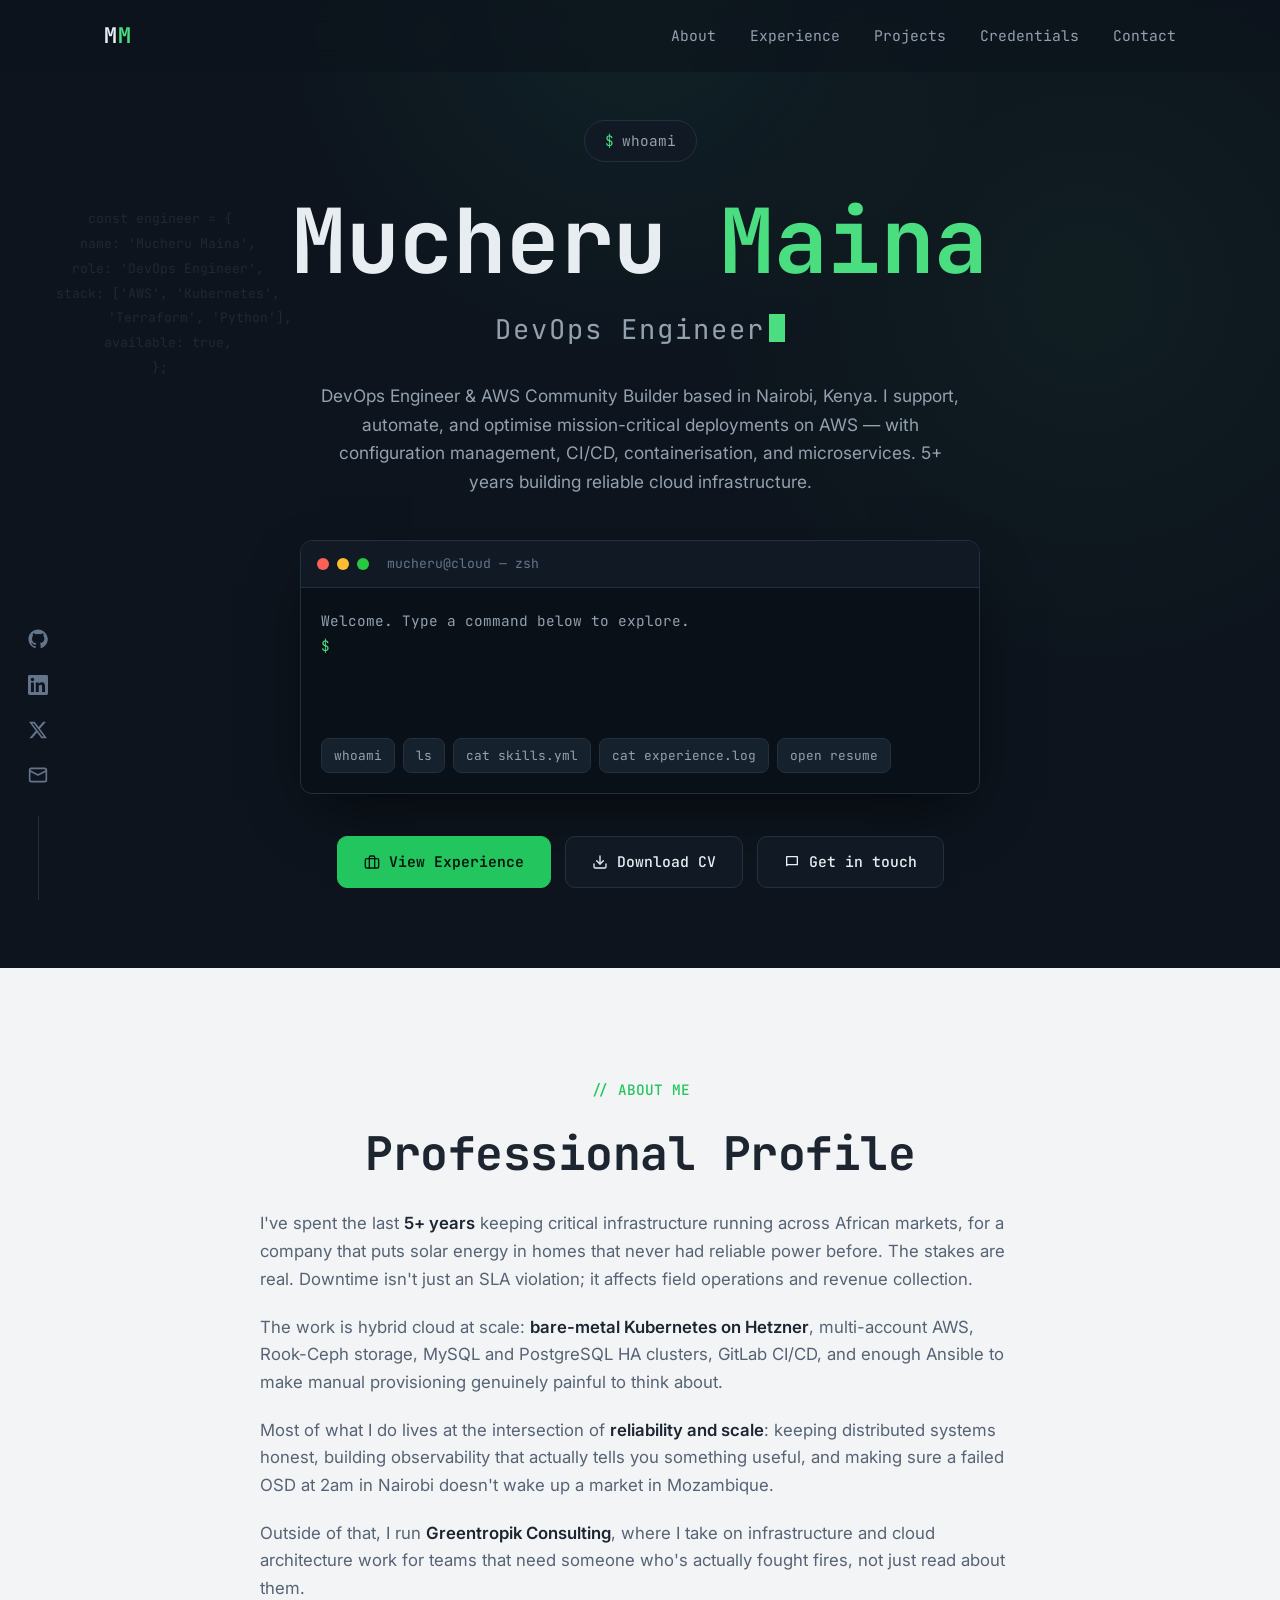
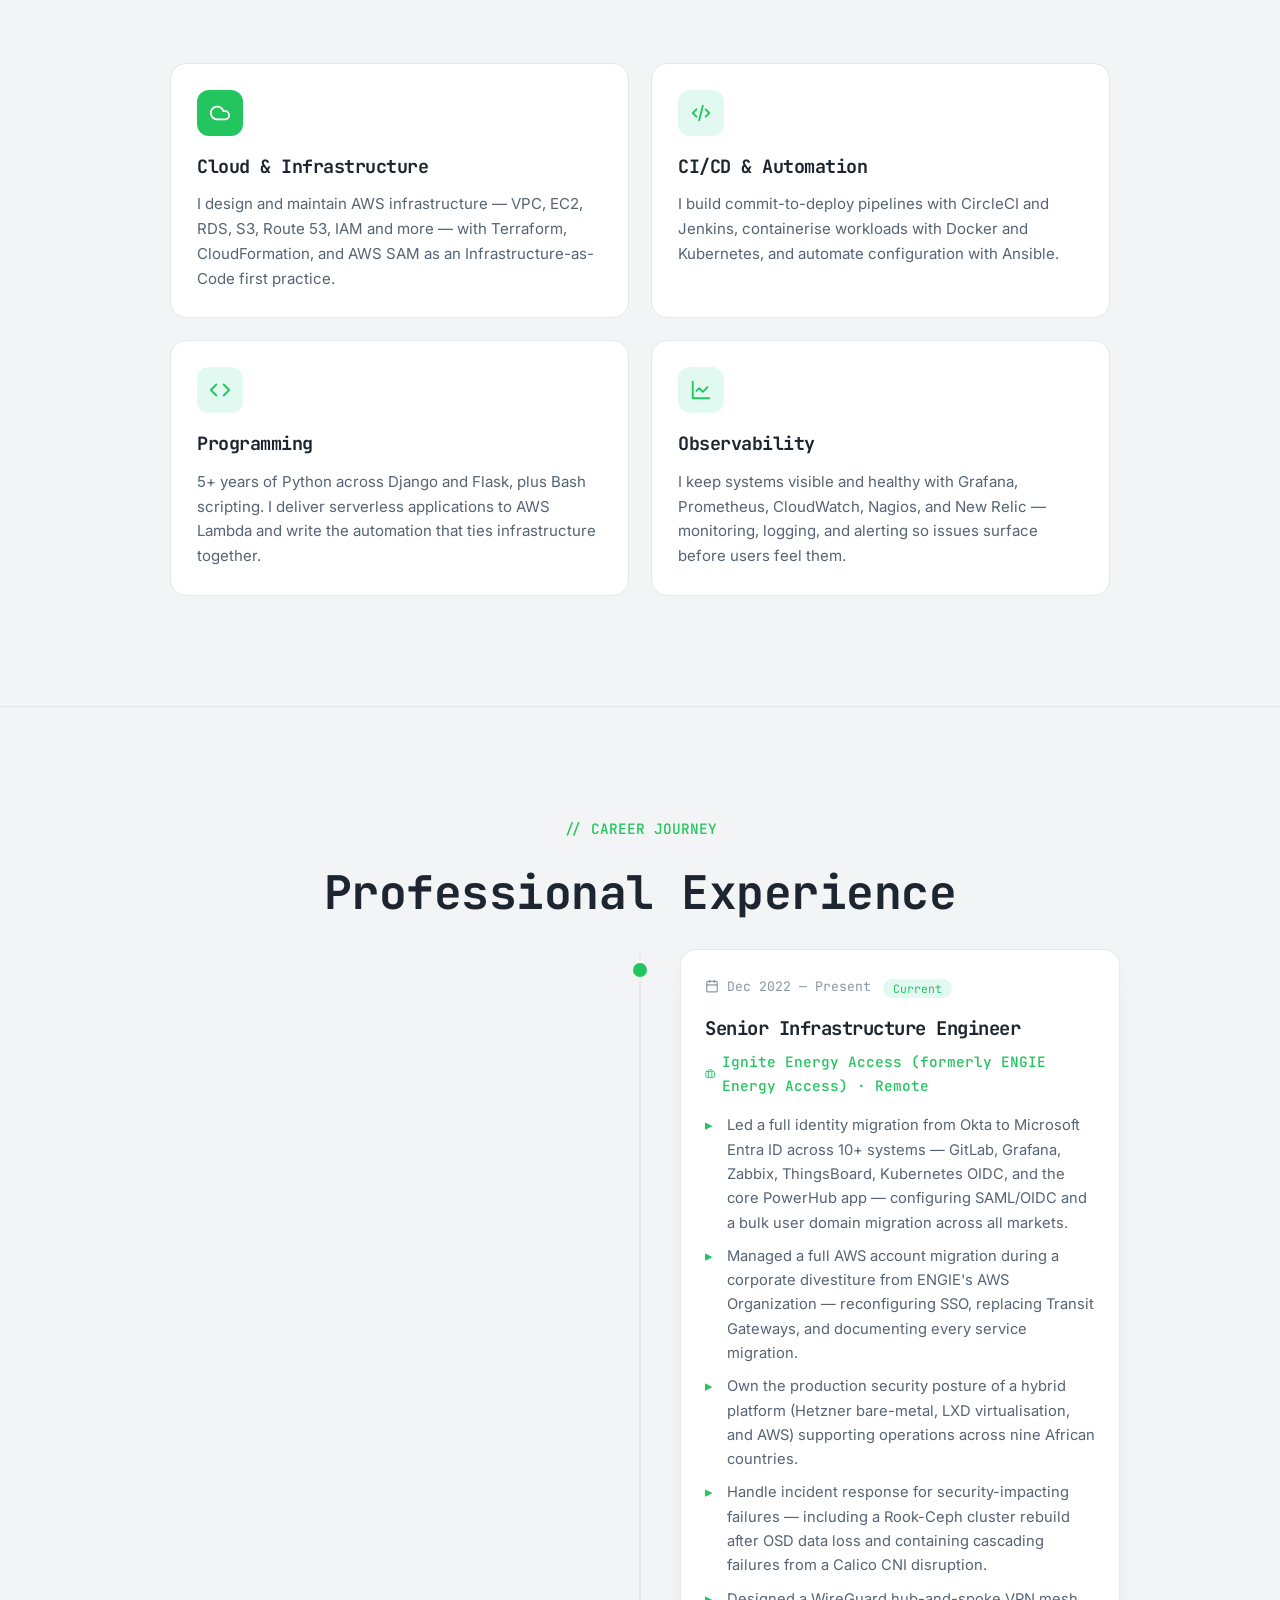
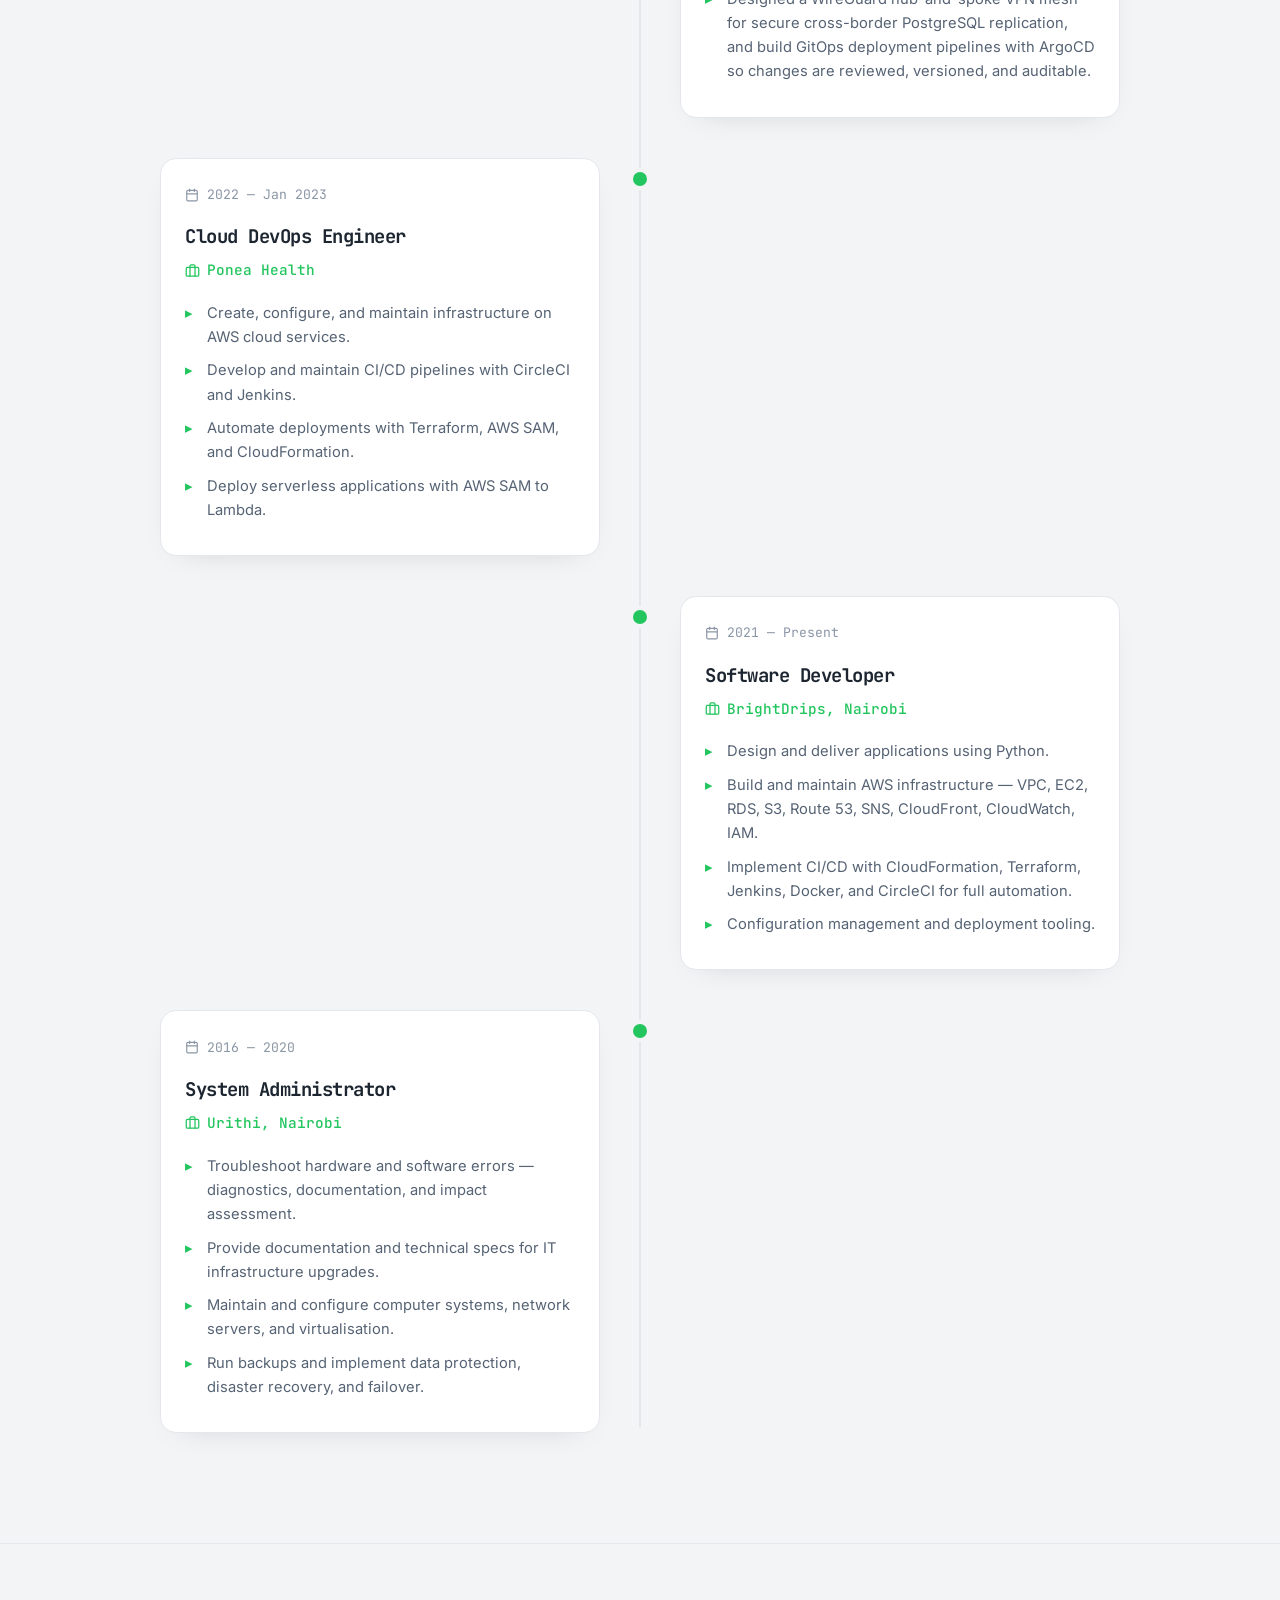
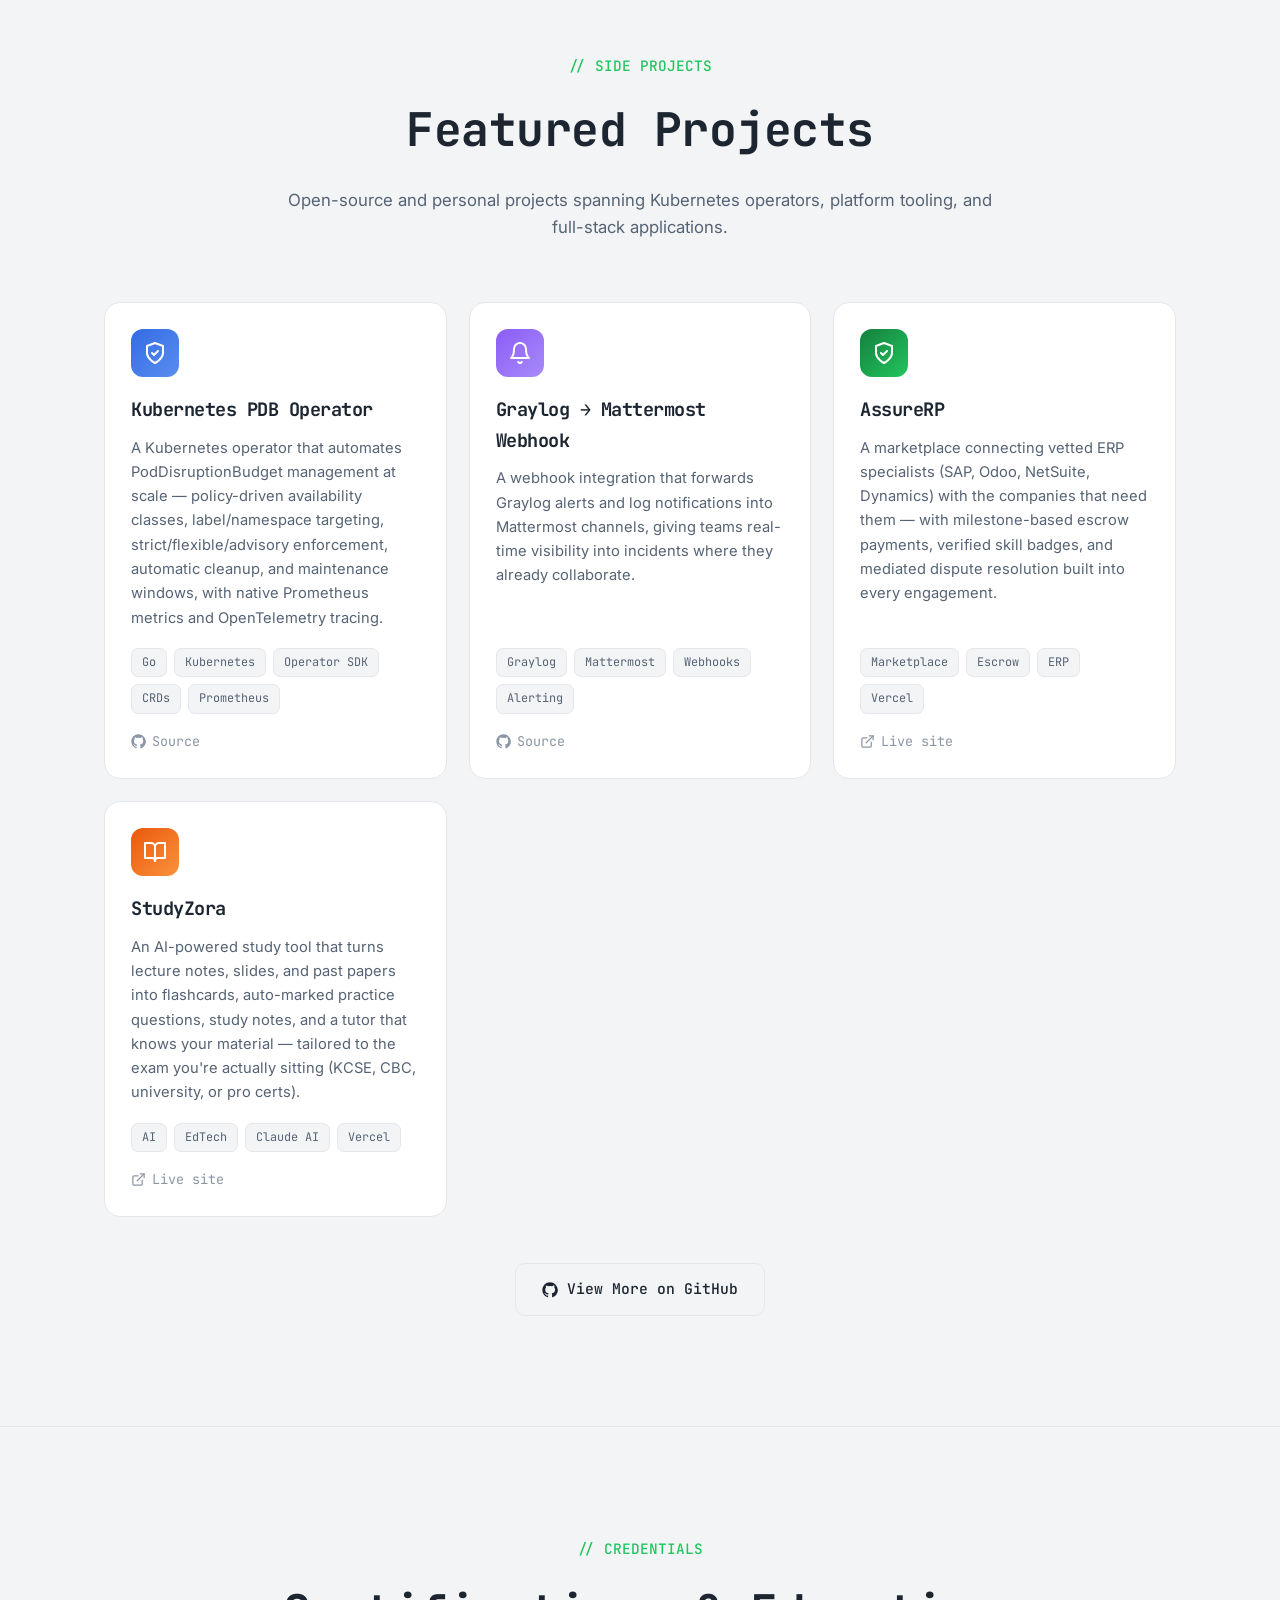
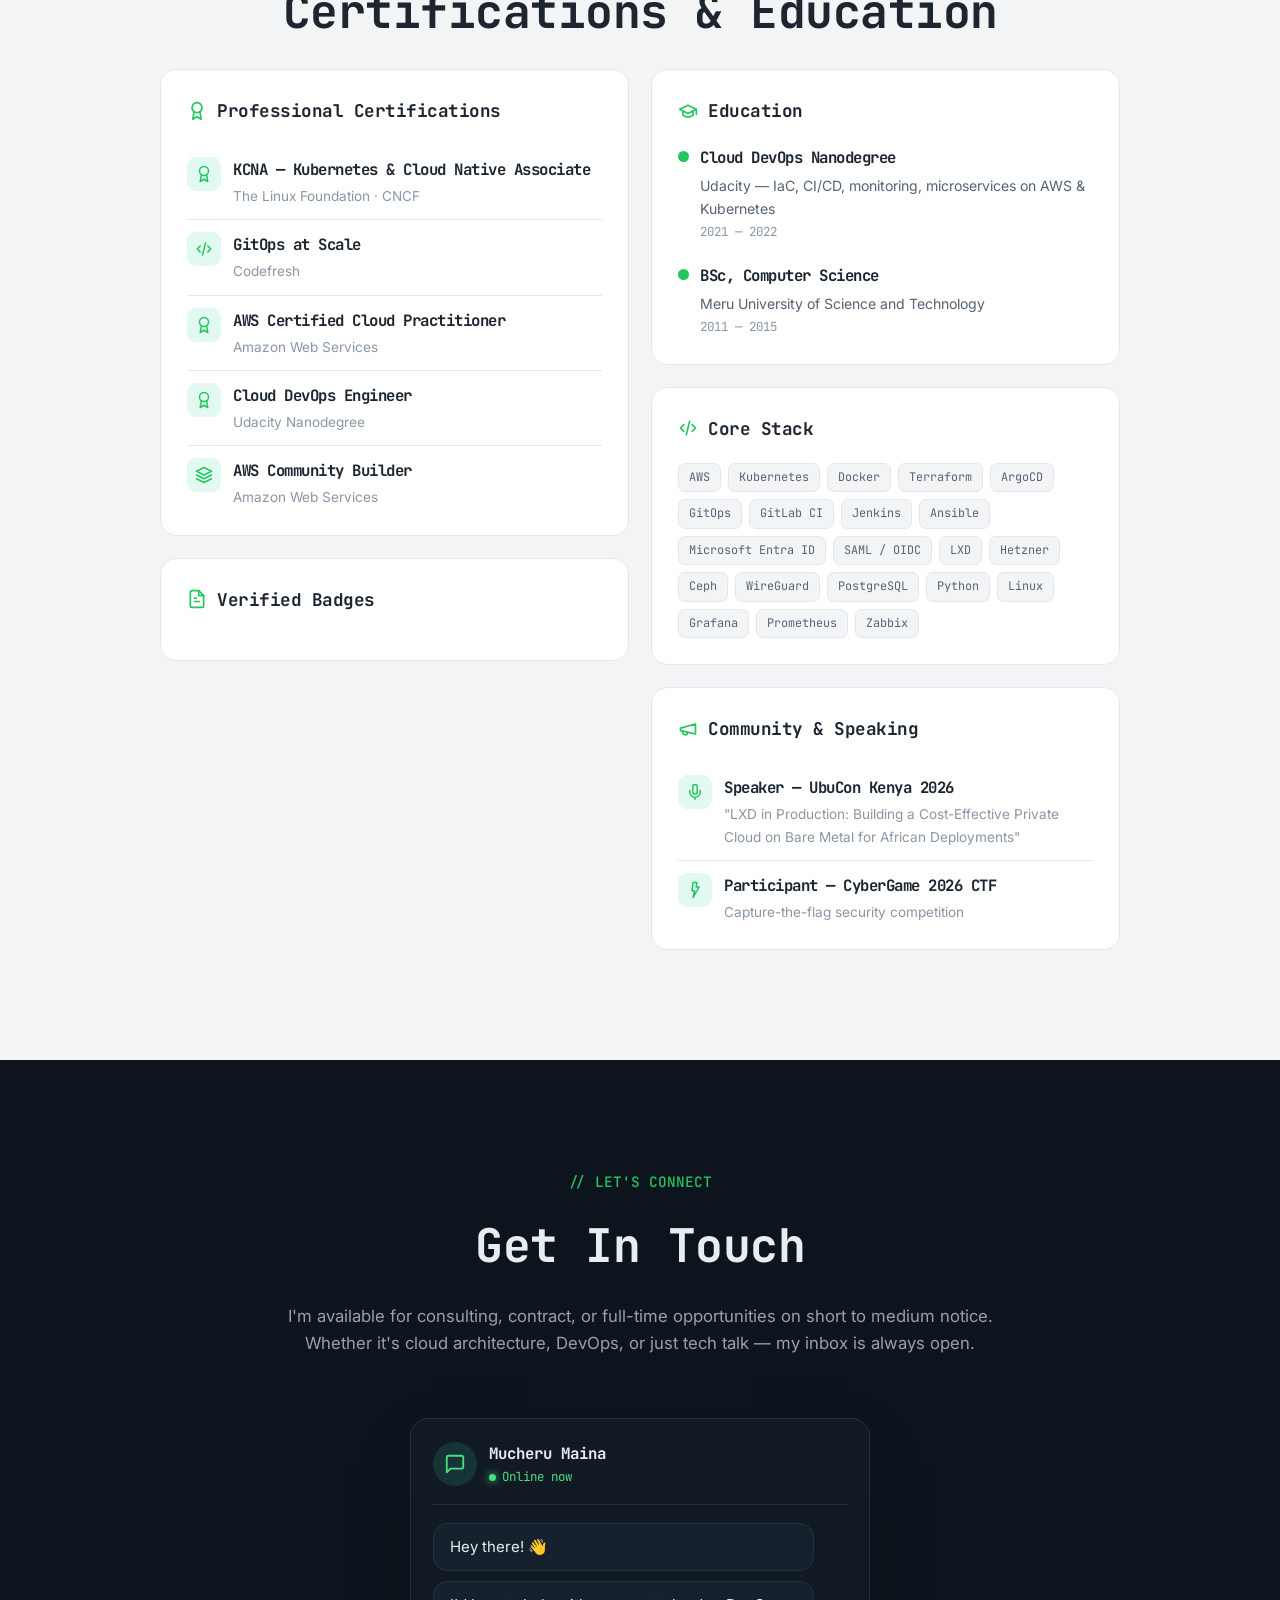
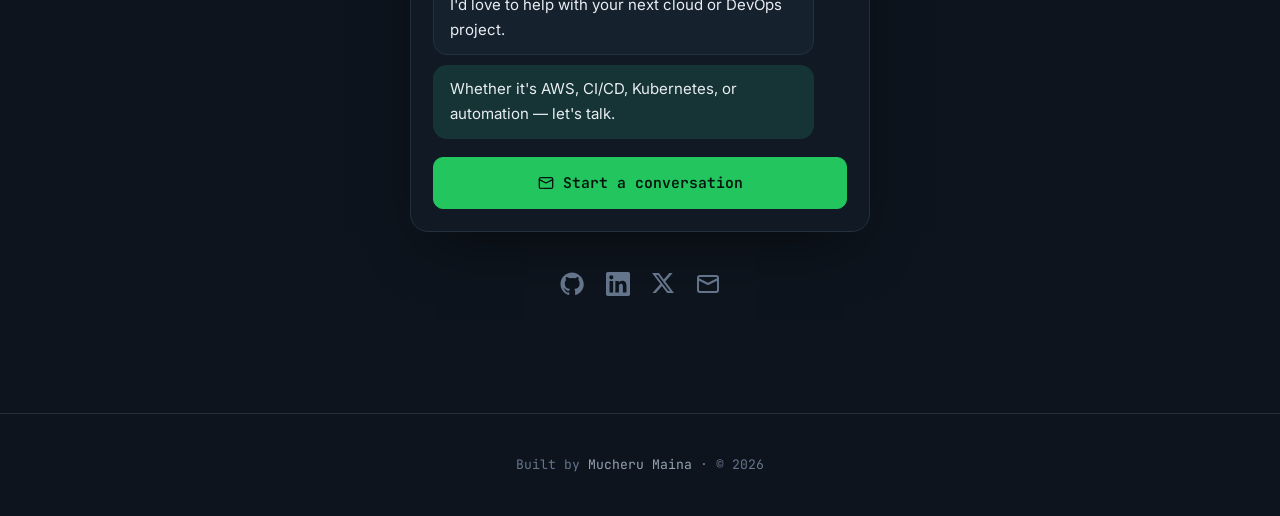
<file: index.html>
<!DOCTYPE html>
<html lang="en">

<head>
  <meta charset="UTF-8">
  <meta http-equiv="X-UA-Compatible" content="IE=edge">
  <meta name="viewport" content="width=device-width, initial-scale=1">
  <link rel="icon" href="assets/images/favicon.svg" type="image/svg+xml">
  <link rel="alternate icon" href="assets/images/favicon-32.png" type="image/png">
  <link rel="apple-touch-icon" href="assets/images/favicon-180.png">

  <meta name="description" content="Mucheru Maina - DevOps Engineer & AWS Community Builder with expertise in AWS, Kubernetes, Docker, Terraform, and CI/CD pipelines. Available for consulting and contract opportunities.">
  <meta name="keywords" content="DevOps Engineer, AWS, Kubernetes, Docker, Terraform, CI/CD, Cloud Infrastructure, Mucheru Maina">
  <meta name="author" content="Mucheru Maina">

  <meta property="og:type" content="website">
  <meta property="og:title" content="Mucheru Maina - DevOps Engineer & AWS Community Builder">
  <meta property="og:description" content="DevOps Engineer with expertise in AWS, Kubernetes, Docker, Terraform, and CI/CD pipelines.">
  <meta property="og:url" content="https://muchezz.github.io/">
  <meta name="twitter:card" content="summary_large_image">
  <meta name="twitter:site" content="@mucheeru">

  <title>Mucheru Maina — DevOps Engineer | AWS Community Builder</title>

  <link rel="preconnect" href="https://fonts.googleapis.com">
  <link rel="preconnect" href="https://fonts.gstatic.com" crossorigin>
  <link rel="stylesheet" href="https://fonts.googleapis.com/css2?family=Inter:wght@400;500;600;700&family=JetBrains+Mono:wght@400;500;700;800&display=swap">
  <link rel="stylesheet" href="assets/css/portfolio.css">
</head>

<body>

  <!-- ===================== NAV ===================== -->
  <header class="nav" id="nav">
    <div class="nav-inner">
      <a href="#top" class="brand">M<span class="g">M</span></a>
      <nav>
        <ul class="nav-links" id="navLinks">
          <li><a href="#about">About</a></li>
          <li><a href="#experience">Experience</a></li>
          <li><a href="#projects">Projects</a></li>
          <li><a href="#credentials">Credentials</a></li>
          <li><a href="#contact">Contact</a></li>
        </ul>
      </nav>
      <button class="nav-toggle" id="navToggle" aria-label="Toggle navigation" aria-expanded="false">
        <span></span><span></span><span></span>
      </button>
    </div>
  </header>

  <!-- ===================== SOCIAL RAIL ===================== -->
  <div class="social-rail">
    <a href="https://github.com/Muchezz" target="_blank" rel="noopener noreferrer" aria-label="GitHub">
      <svg width="20" height="20" viewBox="0 0 24 24" fill="currentColor"><path d="M12 .5C5.7.5.5 5.7.5 12c0 5.1 3.3 9.4 7.9 10.9.6.1.8-.3.8-.6v-2c-3.2.7-3.9-1.5-3.9-1.5-.5-1.3-1.3-1.7-1.3-1.7-1.1-.7.1-.7.1-.7 1.2.1 1.8 1.2 1.8 1.2 1 1.8 2.8 1.3 3.5 1 .1-.8.4-1.3.7-1.6-2.6-.3-5.3-1.3-5.3-5.7 0-1.3.5-2.3 1.2-3.1-.1-.3-.5-1.5.1-3.1 0 0 1-.3 3.3 1.2a11.5 11.5 0 016 0C17.3 4.8 18.3 5 18.3 5c.6 1.6.2 2.8.1 3.1.8.8 1.2 1.8 1.2 3.1 0 4.4-2.7 5.4-5.3 5.7.4.4.8 1.1.8 2.2v3.3c0 .3.2.7.8.6 4.6-1.5 7.9-5.8 7.9-10.9C23.5 5.7 18.3.5 12 .5z"/></svg>
    </a>
    <a href="https://www.linkedin.com/in/mucheruj" target="_blank" rel="noopener noreferrer" aria-label="LinkedIn">
      <svg width="20" height="20" viewBox="0 0 24 24" fill="currentColor"><path d="M20.45 20.45h-3.56v-5.57c0-1.33-.02-3.04-1.85-3.04-1.85 0-2.13 1.45-2.13 2.94v5.67H9.35V9h3.42v1.56h.05c.48-.9 1.64-1.85 3.37-1.85 3.6 0 4.27 2.37 4.27 5.46v6.28zM5.34 7.43a2.07 2.07 0 110-4.14 2.07 2.07 0 010 4.14zM7.12 20.45H3.55V9h3.57v11.45zM22.22 0H1.77C.79 0 0 .77 0 1.72v20.56C0 23.23.79 24 1.77 24h20.45c.98 0 1.78-.77 1.78-1.72V1.72C24 .77 23.2 0 22.22 0z"/></svg>
    </a>
    <a href="https://twitter.com/mucheeru" target="_blank" rel="noopener noreferrer" aria-label="Twitter / X">
      <svg width="18" height="18" viewBox="0 0 24 24" fill="currentColor"><path d="M18.9 1.15h3.68l-8.04 9.19L24 22.85h-7.4l-5.8-7.58-6.63 7.58H.49l8.6-9.83L0 1.15h7.59l5.24 6.93 6.07-6.93zm-1.29 19.5h2.04L6.49 3.24H4.3L17.61 20.65z"/></svg>
    </a>
    <a href="mailto:mucheru@outlook.com" aria-label="Email">
      <svg width="20" height="20" viewBox="0 0 24 24" fill="none" stroke="currentColor" stroke-width="2" stroke-linecap="round" stroke-linejoin="round"><rect x="2" y="4" width="20" height="16" rx="2"/><path d="m22 7-10 5L2 7"/></svg>
    </a>
  </div>

  <!-- ===================== HERO ===================== -->
  <section class="hero section-dark" id="top">
    <pre class="hero-code" aria-hidden="true">const engineer = {
  name: 'Mucheru Maina',
  role: 'DevOps Engineer',
  stack: ['AWS', 'Kubernetes',
          'Terraform', 'Python'],
  available: true,
};</pre>
    <div class="hero-inner">
      <span class="whoami-pill"><span class="prompt">$</span> whoami</span>
      <h1>Mucheru <span class="last">Maina</span></h1>
      <div class="hero-role">DevOps Engineer<span class="cursor"></span></div>
      <p class="hero-bio">
        DevOps Engineer &amp; AWS Community Builder based in Nairobi, Kenya. I support, automate,
        and optimise mission-critical deployments on AWS — with configuration management, CI/CD,
        containerisation, and microservices. 5+ years building reliable cloud infrastructure.
      </p>

      <!-- Interactive terminal -->
      <div class="terminal">
        <div class="terminal-bar">
          <span class="dot r"></span><span class="dot y"></span><span class="dot g"></span>
          <span class="title">mucheru@cloud — zsh</span>
        </div>
        <div class="terminal-body" id="term">
          <div class="line out">Welcome. Type a command below to explore.</div>
          <div class="line"><span class="p">$</span><span class="cmd" id="termCursor"></span></div>
        </div>
        <div class="terminal-chips">
          <span class="chip" data-cmd="whoami">whoami</span>
          <span class="chip" data-cmd="ls">ls</span>
          <span class="chip" data-cmd="cat skills.yml">cat skills.yml</span>
          <span class="chip" data-cmd="cat experience.log">cat experience.log</span>
          <span class="chip" data-cmd="open resume">open resume</span>
        </div>
      </div>

      <div class="hero-actions">
        <a class="btn btn-solid" href="#experience">
          <svg width="16" height="16" viewBox="0 0 24 24" fill="none" stroke="currentColor" stroke-width="2" stroke-linecap="round" stroke-linejoin="round"><rect x="2" y="7" width="20" height="14" rx="2"/><path d="M16 21V5a2 2 0 0 0-2-2h-4a2 2 0 0 0-2 2v16"/></svg>
          View Experience
        </a>
        <a class="btn btn-outline-dark" href="resume.html">
          <svg width="16" height="16" viewBox="0 0 24 24" fill="none" stroke="currentColor" stroke-width="2" stroke-linecap="round" stroke-linejoin="round"><path d="M21 15v4a2 2 0 0 1-2 2H5a2 2 0 0 1-2-2v-4"/><path d="M7 10l5 5 5-5"/><path d="M12 15V3"/></svg>
          Download CV
        </a>
        <a class="btn btn-outline-dark" href="#contact">
          <svg width="16" height="16" viewBox="0 0 24 24" fill="none" stroke="currentColor" stroke-width="2" stroke-linecap="round" stroke-linejoin="round"><path d="M4 4h16v12H5.2L4 17.2z"/></svg>
          Get in touch
        </a>
      </div>
    </div>
  </section>

  <!-- ===================== ABOUT ===================== -->
  <section class="section section-light" id="about">
    <div class="wrap">
      <span class="eyebrow reveal">// ABOUT ME</span>
      <h2 class="section-title reveal">Professional Profile</h2>
      <div class="about-bio reveal">
        <p>
          I've spent the last <strong>5+ years</strong> keeping critical infrastructure running
          across African markets, for a company that puts solar energy in homes that never had
          reliable power before. The stakes are real. Downtime isn't just an SLA violation; it
          affects field operations and revenue collection.
        </p>
        <p>
          The work is hybrid cloud at scale: <strong>bare-metal Kubernetes on Hetzner</strong>,
          multi-account AWS, Rook-Ceph storage, MySQL and PostgreSQL HA clusters, GitLab CI/CD, and
          enough Ansible to make manual provisioning genuinely painful to think about.
        </p>
        <p>
          Most of what I do lives at the intersection of <strong>reliability and scale</strong>:
          keeping distributed systems honest, building observability that actually tells you
          something useful, and making sure a failed OSD at 2am in Nairobi doesn't wake up a market
          in Mozambique.
        </p>
        <p>
          Outside of that, I run <strong>Greentropik Consulting</strong>, where I take on
          infrastructure and cloud architecture work for teams that need someone who's actually
          fought fires, not just read about them.
        </p>
      </div>
      <div class="feature-grid">
        <div class="feature-card hot reveal">
          <div class="feature-icon">
            <svg width="22" height="22" viewBox="0 0 24 24" fill="none" stroke="currentColor" stroke-width="2" stroke-linecap="round" stroke-linejoin="round"><path d="M17.5 19H9a7 7 0 1 1 6.71-9h1.79a4.5 4.5 0 1 1 0 9Z"/></svg>
          </div>
          <h3>Cloud &amp; Infrastructure</h3>
          <p>I design and maintain AWS infrastructure — VPC, EC2, RDS, S3, Route&nbsp;53, IAM and more — with Terraform, CloudFormation, and AWS SAM as an Infrastructure-as-Code first practice.</p>
        </div>
        <div class="feature-card reveal">
          <div class="feature-icon">
            <svg width="22" height="22" viewBox="0 0 24 24" fill="none" stroke="currentColor" stroke-width="2" stroke-linecap="round" stroke-linejoin="round"><path d="m7 8-4 4 4 4"/><path d="m17 8 4 4-4 4"/><path d="m14 4-4 16"/></svg>
          </div>
          <h3>CI/CD &amp; Automation</h3>
          <p>I build commit-to-deploy pipelines with CircleCI and Jenkins, containerise workloads with Docker and Kubernetes, and automate configuration with Ansible.</p>
        </div>
        <div class="feature-card reveal">
          <div class="feature-icon">
            <svg width="22" height="22" viewBox="0 0 24 24" fill="none" stroke="currentColor" stroke-width="2" stroke-linecap="round" stroke-linejoin="round"><path d="M16 18 22 12 16 6"/><path d="M8 6 2 12 8 18"/></svg>
          </div>
          <h3>Programming</h3>
          <p>5+ years of Python across Django and Flask, plus Bash scripting. I deliver serverless applications to AWS Lambda and write the automation that ties infrastructure together.</p>
        </div>
        <div class="feature-card reveal">
          <div class="feature-icon">
            <svg width="22" height="22" viewBox="0 0 24 24" fill="none" stroke="currentColor" stroke-width="2" stroke-linecap="round" stroke-linejoin="round"><path d="M3 3v18h18"/><path d="m19 9-5 5-4-4-3 3"/></svg>
          </div>
          <h3>Observability</h3>
          <p>I keep systems visible and healthy with Grafana, Prometheus, CloudWatch, Nagios, and New Relic — monitoring, logging, and alerting so issues surface before users feel them.</p>
        </div>
      </div>
    </div>
  </section>

  <!-- ===================== EXPERIENCE ===================== -->
  <section class="section section-light" id="experience" style="border-top:1px solid var(--light-border);">
    <div class="wrap">
      <span class="eyebrow reveal">// CAREER JOURNEY</span>
      <h2 class="section-title reveal">Professional Experience</h2>
      <div class="timeline">
        <div class="tl-row right reveal">
          <span class="tl-dot"></span>
          <div class="tl-card">
            <div>
              <span class="tl-date">
                <svg width="14" height="14" viewBox="0 0 24 24" fill="none" stroke="currentColor" stroke-width="2" stroke-linecap="round" stroke-linejoin="round"><rect x="3" y="4" width="18" height="18" rx="2"/><path d="M3 10h18M8 2v4M16 2v4"/></svg>
                Dec 2022 — Present
              </span>
              <span class="tl-badge">Current</span>
            </div>
            <h3>Senior Infrastructure Engineer</h3>
            <span class="tl-company">
              <svg width="15" height="15" viewBox="0 0 24 24" fill="none" stroke="currentColor" stroke-width="2" stroke-linecap="round" stroke-linejoin="round"><rect x="2" y="7" width="20" height="14" rx="2"/><path d="M16 21V5a2 2 0 0 0-2-2h-4a2 2 0 0 0-2 2v16"/></svg>
              Ignite Energy Access (formerly ENGIE Energy Access) · Remote
            </span>
            <ul>
              <li>Led a full identity migration from Okta to Microsoft Entra ID across 10+ systems — GitLab, Grafana, Zabbix, ThingsBoard, Kubernetes OIDC, and the core PowerHub app — configuring SAML/OIDC and a bulk user domain migration across all markets.</li>
              <li>Managed a full AWS account migration during a corporate divestiture from ENGIE's AWS Organization — reconfiguring SSO, replacing Transit Gateways, and documenting every service migration.</li>
              <li>Own the production security posture of a hybrid platform (Hetzner bare-metal, LXD virtualisation, and AWS) supporting operations across nine African countries.</li>
              <li>Handle incident response for security-impacting failures — including a Rook-Ceph cluster rebuild after OSD data loss and containing cascading failures from a Calico CNI disruption.</li>
              <li>Designed a WireGuard hub-and-spoke VPN mesh for secure cross-border PostgreSQL replication, and build GitOps deployment pipelines with ArgoCD so changes are reviewed, versioned, and auditable.</li>
            </ul>
          </div>
        </div>

        <div class="tl-row left reveal">
          <span class="tl-dot"></span>
          <div class="tl-card">
            <div>
              <span class="tl-date">
                <svg width="14" height="14" viewBox="0 0 24 24" fill="none" stroke="currentColor" stroke-width="2" stroke-linecap="round" stroke-linejoin="round"><rect x="3" y="4" width="18" height="18" rx="2"/><path d="M3 10h18M8 2v4M16 2v4"/></svg>
                2022 — Jan 2023
              </span>
            </div>
            <h3>Cloud DevOps Engineer</h3>
            <span class="tl-company">
              <svg width="15" height="15" viewBox="0 0 24 24" fill="none" stroke="currentColor" stroke-width="2" stroke-linecap="round" stroke-linejoin="round"><rect x="2" y="7" width="20" height="14" rx="2"/><path d="M16 21V5a2 2 0 0 0-2-2h-4a2 2 0 0 0-2 2v16"/></svg>
              Ponea Health
            </span>
            <ul>
              <li>Create, configure, and maintain infrastructure on AWS cloud services.</li>
              <li>Develop and maintain CI/CD pipelines with CircleCI and Jenkins.</li>
              <li>Automate deployments with Terraform, AWS SAM, and CloudFormation.</li>
              <li>Deploy serverless applications with AWS SAM to Lambda.</li>
            </ul>
          </div>
        </div>

        <div class="tl-row right reveal">
          <span class="tl-dot"></span>
          <div class="tl-card">
            <div>
              <span class="tl-date">
                <svg width="14" height="14" viewBox="0 0 24 24" fill="none" stroke="currentColor" stroke-width="2" stroke-linecap="round" stroke-linejoin="round"><rect x="3" y="4" width="18" height="18" rx="2"/><path d="M3 10h18M8 2v4M16 2v4"/></svg>
                2021 — Present
              </span>
            </div>
            <h3>Software Developer</h3>
            <span class="tl-company">
              <svg width="15" height="15" viewBox="0 0 24 24" fill="none" stroke="currentColor" stroke-width="2" stroke-linecap="round" stroke-linejoin="round"><rect x="2" y="7" width="20" height="14" rx="2"/><path d="M16 21V5a2 2 0 0 0-2-2h-4a2 2 0 0 0-2 2v16"/></svg>
              BrightDrips, Nairobi
            </span>
            <ul>
              <li>Design and deliver applications using Python.</li>
              <li>Build and maintain AWS infrastructure — VPC, EC2, RDS, S3, Route&nbsp;53, SNS, CloudFront, CloudWatch, IAM.</li>
              <li>Implement CI/CD with CloudFormation, Terraform, Jenkins, Docker, and CircleCI for full automation.</li>
              <li>Configuration management and deployment tooling.</li>
            </ul>
          </div>
        </div>

        <div class="tl-row left reveal">
          <span class="tl-dot"></span>
          <div class="tl-card">
            <div>
              <span class="tl-date">
                <svg width="14" height="14" viewBox="0 0 24 24" fill="none" stroke="currentColor" stroke-width="2" stroke-linecap="round" stroke-linejoin="round"><rect x="3" y="4" width="18" height="18" rx="2"/><path d="M3 10h18M8 2v4M16 2v4"/></svg>
                2016 — 2020
              </span>
            </div>
            <h3>System Administrator</h3>
            <span class="tl-company">
              <svg width="15" height="15" viewBox="0 0 24 24" fill="none" stroke="currentColor" stroke-width="2" stroke-linecap="round" stroke-linejoin="round"><rect x="2" y="7" width="20" height="14" rx="2"/><path d="M16 21V5a2 2 0 0 0-2-2h-4a2 2 0 0 0-2 2v16"/></svg>
              Urithi, Nairobi
            </span>
            <ul>
              <li>Troubleshoot hardware and software errors — diagnostics, documentation, and impact assessment.</li>
              <li>Provide documentation and technical specs for IT infrastructure upgrades.</li>
              <li>Maintain and configure computer systems, network servers, and virtualisation.</li>
              <li>Run backups and implement data protection, disaster recovery, and failover.</li>
            </ul>
          </div>
        </div>
      </div>
    </div>
  </section>

  <!-- ===================== PROJECTS ===================== -->
  <section class="section section-light" id="projects" style="border-top:1px solid var(--light-border);">
    <div class="wrap">
      <span class="eyebrow reveal">// SIDE PROJECTS</span>
      <h2 class="section-title reveal">Featured Projects</h2>
      <p class="section-lead reveal">
        Open-source and personal projects spanning Kubernetes operators, platform tooling, and
        full-stack applications.
      </p>
      <div class="projects-grid">
        <article class="project-card reveal">
          <div class="project-icon" style="background:linear-gradient(135deg,#326ce5,#5b8def);">
            <svg width="24" height="24" viewBox="0 0 24 24" fill="none" stroke="currentColor" stroke-width="2" stroke-linecap="round" stroke-linejoin="round"><path d="M12 22s8-4 8-10V5l-8-3-8 3v7c0 6 8 10 8 10Z"/><path d="m9 12 2 2 4-4"/></svg>
          </div>
          <h3>Kubernetes PDB Operator</h3>
          <p>A Kubernetes operator that automates PodDisruptionBudget management at scale — policy-driven availability classes, label/namespace targeting, strict/flexible/advisory enforcement, automatic cleanup, and maintenance windows, with native Prometheus metrics and OpenTelemetry tracing.</p>
          <div class="project-tags">
            <span class="ptag">Go</span><span class="ptag">Kubernetes</span><span class="ptag">Operator SDK</span><span class="ptag">CRDs</span><span class="ptag">Prometheus</span>
          </div>
          <div class="project-links">
            <a href="https://github.com/pdb-operator/pdb-operator" target="_blank" rel="noopener noreferrer">
              <svg width="15" height="15" viewBox="0 0 24 24" fill="currentColor"><path d="M12 .5C5.7.5.5 5.7.5 12c0 5.1 3.3 9.4 7.9 10.9.6.1.8-.3.8-.6v-2c-3.2.7-3.9-1.5-3.9-1.5-.5-1.3-1.3-1.7-1.3-1.7-1.1-.7.1-.7.1-.7 1.2.1 1.8 1.2 1.8 1.2 1 1.8 2.8 1.3 3.5 1 .1-.8.4-1.3.7-1.6-2.6-.3-5.3-1.3-5.3-5.7 0-1.3.5-2.3 1.2-3.1-.1-.3-.5-1.5.1-3.1 0 0 1-.3 3.3 1.2a11.5 11.5 0 016 0C17.3 4.8 18.3 5 18.3 5c.6 1.6.2 2.8.1 3.1.8.8 1.2 1.8 1.2 3.1 0 4.4-2.7 5.4-5.3 5.7.4.4.8 1.1.8 2.2v3.3c0 .3.2.7.8.6 4.6-1.5 7.9-5.8 7.9-10.9C23.5 5.7 18.3.5 12 .5z"/></svg>
              Source
            </a>
          </div>
        </article>

        <article class="project-card reveal">
          <div class="project-icon" style="background:linear-gradient(135deg,#8b5cf6,#a78bfa);">
            <svg width="24" height="24" viewBox="0 0 24 24" fill="none" stroke="currentColor" stroke-width="2" stroke-linecap="round" stroke-linejoin="round"><path d="M6 8a6 6 0 0 1 12 0c0 7 3 9 3 9H3s3-2 3-9"/><path d="M10.3 21a1.94 1.94 0 0 0 3.4 0"/></svg>
          </div>
          <h3>Graylog → Mattermost Webhook</h3>
          <p>A webhook integration that forwards Graylog alerts and log notifications into Mattermost channels, giving teams real-time visibility into incidents where they already collaborate.</p>
          <div class="project-tags">
            <span class="ptag">Graylog</span><span class="ptag">Mattermost</span><span class="ptag">Webhooks</span><span class="ptag">Alerting</span>
          </div>
          <div class="project-links">
            <a href="https://github.com/muchezz/graylog-mattermost-webhook" target="_blank" rel="noopener noreferrer">
              <svg width="15" height="15" viewBox="0 0 24 24" fill="currentColor"><path d="M12 .5C5.7.5.5 5.7.5 12c0 5.1 3.3 9.4 7.9 10.9.6.1.8-.3.8-.6v-2c-3.2.7-3.9-1.5-3.9-1.5-.5-1.3-1.3-1.7-1.3-1.7-1.1-.7.1-.7.1-.7 1.2.1 1.8 1.2 1.8 1.2 1 1.8 2.8 1.3 3.5 1 .1-.8.4-1.3.7-1.6-2.6-.3-5.3-1.3-5.3-5.7 0-1.3.5-2.3 1.2-3.1-.1-.3-.5-1.5.1-3.1 0 0 1-.3 3.3 1.2a11.5 11.5 0 016 0C17.3 4.8 18.3 5 18.3 5c.6 1.6.2 2.8.1 3.1.8.8 1.2 1.8 1.2 3.1 0 4.4-2.7 5.4-5.3 5.7.4.4.8 1.1.8 2.2v3.3c0 .3.2.7.8.6 4.6-1.5 7.9-5.8 7.9-10.9C23.5 5.7 18.3.5 12 .5z"/></svg>
              Source
            </a>
          </div>
        </article>

        <article class="project-card reveal">
          <div class="project-icon" style="background:linear-gradient(135deg,#15803d,#22c55e);">
            <svg width="24" height="24" viewBox="0 0 24 24" fill="none" stroke="currentColor" stroke-width="2" stroke-linecap="round" stroke-linejoin="round"><path d="M12 22s8-4 8-10V5l-8-3-8 3v7c0 6 8 10 8 10Z"/><path d="m9 12 2 2 4-4"/></svg>
          </div>
          <h3>AssureRP</h3>
          <p>A marketplace connecting vetted ERP specialists (SAP, Odoo, NetSuite, Dynamics) with the companies that need them — with milestone-based escrow payments, verified skill badges, and mediated dispute resolution built into every engagement.</p>
          <div class="project-tags">
            <span class="ptag">Marketplace</span><span class="ptag">Escrow</span><span class="ptag">ERP</span><span class="ptag">Vercel</span>
          </div>
          <div class="project-links">
            <a href="https://assurerp.vercel.app/" target="_blank" rel="noopener noreferrer">
              <svg width="15" height="15" viewBox="0 0 24 24" fill="none" stroke="currentColor" stroke-width="2" stroke-linecap="round" stroke-linejoin="round"><path d="M15 3h6v6"/><path d="M10 14 21 3"/><path d="M18 13v6a2 2 0 0 1-2 2H5a2 2 0 0 1-2-2V8a2 2 0 0 1 2-2h6"/></svg>
              Live site
            </a>
          </div>
        </article>

        <article class="project-card reveal">
          <div class="project-icon" style="background:linear-gradient(135deg,#ea580c,#fb923c);">
            <svg width="24" height="24" viewBox="0 0 24 24" fill="none" stroke="currentColor" stroke-width="2" stroke-linecap="round" stroke-linejoin="round"><path d="M2 3h6a4 4 0 0 1 4 4v14a3 3 0 0 0-3-3H2z"/><path d="M22 3h-6a4 4 0 0 0-4 4v14a3 3 0 0 1 3-3h7z"/></svg>
          </div>
          <h3>StudyZora</h3>
          <p>An AI-powered study tool that turns lecture notes, slides, and past papers into flashcards, auto-marked practice questions, study notes, and a tutor that knows your material — tailored to the exam you're actually sitting (KCSE, CBC, university, or pro certs).</p>
          <div class="project-tags">
            <span class="ptag">AI</span><span class="ptag">EdTech</span><span class="ptag">Claude AI</span><span class="ptag">Vercel</span>
          </div>
          <div class="project-links">
            <a href="https://studyzora.vercel.app/" target="_blank" rel="noopener noreferrer">
              <svg width="15" height="15" viewBox="0 0 24 24" fill="none" stroke="currentColor" stroke-width="2" stroke-linecap="round" stroke-linejoin="round"><path d="M15 3h6v6"/><path d="M10 14 21 3"/><path d="M18 13v6a2 2 0 0 1-2 2H5a2 2 0 0 1-2-2V8a2 2 0 0 1 2-2h6"/></svg>
              Live site
            </a>
          </div>
        </article>
      </div>
      <div class="center-btn reveal">
        <a class="btn btn-outline-light" href="https://github.com/Muchezz" target="_blank" rel="noopener noreferrer">
          <svg width="16" height="16" viewBox="0 0 24 24" fill="currentColor"><path d="M12 .5C5.7.5.5 5.7.5 12c0 5.1 3.3 9.4 7.9 10.9.6.1.8-.3.8-.6v-2c-3.2.7-3.9-1.5-3.9-1.5-.5-1.3-1.3-1.7-1.3-1.7-1.1-.7.1-.7.1-.7 1.2.1 1.8 1.2 1.8 1.2 1 1.8 2.8 1.3 3.5 1 .1-.8.4-1.3.7-1.6-2.6-.3-5.3-1.3-5.3-5.7 0-1.3.5-2.3 1.2-3.1-.1-.3-.5-1.5.1-3.1 0 0 1-.3 3.3 1.2a11.5 11.5 0 016 0C17.3 4.8 18.3 5 18.3 5c.6 1.6.2 2.8.1 3.1.8.8 1.2 1.8 1.2 3.1 0 4.4-2.7 5.4-5.3 5.7.4.4.8 1.1.8 2.2v3.3c0 .3.2.7.8.6 4.6-1.5 7.9-5.8 7.9-10.9C23.5 5.7 18.3.5 12 .5z"/></svg>
          View More on GitHub
        </a>
      </div>
    </div>
  </section>

  <!-- ===================== CREDENTIALS ===================== -->
  <section class="section section-light" id="credentials" style="border-top:1px solid var(--light-border);">
    <div class="wrap">
      <span class="eyebrow reveal">// CREDENTIALS</span>
      <h2 class="section-title reveal">Certifications &amp; Education</h2>
      <div class="cred-grid">
        <div class="reveal">
          <div class="cred-card">
            <h3>
              <svg width="20" height="20" viewBox="0 0 24 24" fill="none" stroke="currentColor" stroke-width="2" stroke-linecap="round" stroke-linejoin="round"><circle cx="12" cy="8" r="6"/><path d="M15.477 12.89 17 22l-5-3-5 3 1.523-9.11"/></svg>
              Professional Certifications
            </h3>
            <div class="cred-item">
              <span class="badge-ic">
                <svg width="18" height="18" viewBox="0 0 24 24" fill="none" stroke="currentColor" stroke-width="2" stroke-linecap="round" stroke-linejoin="round"><circle cx="12" cy="8" r="6"/><path d="M15.477 12.89 17 22l-5-3-5 3 1.523-9.11"/></svg>
              </span>
              <div><h4>KCNA — Kubernetes &amp; Cloud Native Associate</h4><div class="sub">The Linux Foundation · CNCF</div></div>
            </div>
            <div class="cred-item">
              <span class="badge-ic">
                <svg width="18" height="18" viewBox="0 0 24 24" fill="none" stroke="currentColor" stroke-width="2" stroke-linecap="round" stroke-linejoin="round"><path d="m7 8-4 4 4 4"/><path d="m17 8 4 4-4 4"/><path d="m14 4-4 16"/></svg>
              </span>
              <div><h4><a href="https://www.credly.com/badges/80f92b29-8f17-4c58-a9fe-faa17ca40167/linked_in_profile" target="_blank" rel="noopener noreferrer" style="color:inherit;">GitOps at Scale</a></h4><div class="sub">Codefresh</div></div>
            </div>
            <div class="cred-item">
              <span class="badge-ic">
                <svg width="18" height="18" viewBox="0 0 24 24" fill="none" stroke="currentColor" stroke-width="2" stroke-linecap="round" stroke-linejoin="round"><circle cx="12" cy="8" r="6"/><path d="M15.477 12.89 17 22l-5-3-5 3 1.523-9.11"/></svg>
              </span>
              <div><h4>AWS Certified Cloud Practitioner</h4><div class="sub">Amazon Web Services</div></div>
            </div>
            <div class="cred-item">
              <span class="badge-ic">
                <svg width="18" height="18" viewBox="0 0 24 24" fill="none" stroke="currentColor" stroke-width="2" stroke-linecap="round" stroke-linejoin="round"><circle cx="12" cy="8" r="6"/><path d="M15.477 12.89 17 22l-5-3-5 3 1.523-9.11"/></svg>
              </span>
              <div><h4>Cloud DevOps Engineer</h4><div class="sub">Udacity Nanodegree</div></div>
            </div>
            <div class="cred-item">
              <span class="badge-ic">
                <svg width="18" height="18" viewBox="0 0 24 24" fill="none" stroke="currentColor" stroke-width="2" stroke-linecap="round" stroke-linejoin="round"><path d="M12 2 2 7l10 5 10-5-10-5Z"/><path d="m2 17 10 5 10-5"/><path d="m2 12 10 5 10-5"/></svg>
              </span>
              <div><h4>AWS Community Builder</h4><div class="sub">Amazon Web Services</div></div>
            </div>
          </div>
          <div class="cred-card">
            <h3>
              <svg width="20" height="20" viewBox="0 0 24 24" fill="none" stroke="currentColor" stroke-width="2" stroke-linecap="round" stroke-linejoin="round"><path d="M14 2H6a2 2 0 0 0-2 2v16a2 2 0 0 0 2 2h12a2 2 0 0 0 2-2V8Z"/><path d="M14 2v6h6M9 15h6M9 11h2"/></svg>
              Verified Badges
            </h3>
            <div class="badges-wrap">
              <div data-iframe-width="130" data-iframe-height="220" data-share-badge-id="7b692b55-d99e-4628-bb34-22aab223c5fe" data-share-badge-host="https://www.credly.com"></div>
              <div data-iframe-width="130" data-iframe-height="220" data-share-badge-id="23d97d5a-c643-4ed1-9d06-f1e43978feaa" data-share-badge-host="https://www.credly.com"></div>
              <div data-iframe-width="130" data-iframe-height="220" data-share-badge-id="5ac6735c-dcc8-4024-b053-982e90da43f0" data-share-badge-host="https://www.credly.com"></div>
              <div data-iframe-width="130" data-iframe-height="220" data-share-badge-id="9df8703c-1325-41b5-bcfe-e721ab41545d" data-share-badge-host="https://www.credly.com"></div>
              <div data-iframe-width="130" data-iframe-height="220" data-share-badge-id="fe55755c-d87d-4106-8544-4fb7e518444a" data-share-badge-host="https://www.credly.com"></div>
              <div data-iframe-width="130" data-iframe-height="220" data-share-badge-id="80f92b29-8f17-4c58-a9fe-faa17ca40167" data-share-badge-host="https://www.credly.com"></div>
            </div>
          </div>
        </div>

        <div class="reveal">
          <div class="cred-card">
            <h3>
              <svg width="20" height="20" viewBox="0 0 24 24" fill="none" stroke="currentColor" stroke-width="2" stroke-linecap="round" stroke-linejoin="round"><path d="M22 10v6M2 10l10-5 10 5-10 5z"/><path d="M6 12v5c3 3 9 3 12 0v-5"/></svg>
              Education
            </h3>
            <div class="edu-line">
              <h4>Cloud DevOps Nanodegree</h4>
              <div class="school">Udacity — IaC, CI/CD, monitoring, microservices on AWS &amp; Kubernetes</div>
              <div class="yr">2021 — 2022</div>
            </div>
            <div class="edu-line">
              <h4>BSc, Computer Science</h4>
              <div class="school">Meru University of Science and Technology</div>
              <div class="yr">2011 — 2015</div>
            </div>
          </div>
          <div class="cred-card">
            <h3>
              <svg width="20" height="20" viewBox="0 0 24 24" fill="none" stroke="currentColor" stroke-width="2" stroke-linecap="round" stroke-linejoin="round"><path d="m7 8-4 4 4 4"/><path d="m17 8 4 4-4 4"/><path d="m14 4-4 16"/></svg>
              Core Stack
            </h3>
            <div class="project-tags" style="margin:0;">
              <span class="ptag">AWS</span><span class="ptag">Kubernetes</span><span class="ptag">Docker</span>
              <span class="ptag">Terraform</span><span class="ptag">ArgoCD</span><span class="ptag">GitOps</span>
              <span class="ptag">GitLab CI</span><span class="ptag">Jenkins</span><span class="ptag">Ansible</span>
              <span class="ptag">Microsoft Entra ID</span><span class="ptag">SAML / OIDC</span><span class="ptag">LXD</span>
              <span class="ptag">Hetzner</span><span class="ptag">Ceph</span><span class="ptag">WireGuard</span>
              <span class="ptag">PostgreSQL</span><span class="ptag">Python</span><span class="ptag">Linux</span>
              <span class="ptag">Grafana</span><span class="ptag">Prometheus</span><span class="ptag">Zabbix</span>
            </div>
          </div>
          <div class="cred-card">
            <h3>
              <svg width="20" height="20" viewBox="0 0 24 24" fill="none" stroke="currentColor" stroke-width="2" stroke-linecap="round" stroke-linejoin="round"><path d="M3 11l18-5v12L3 14v-3z"/><path d="M11.6 16.8a3 3 0 1 1-5.8-1.6"/></svg>
              Community &amp; Speaking
            </h3>
            <div class="cred-item">
              <span class="badge-ic">
                <svg width="18" height="18" viewBox="0 0 24 24" fill="none" stroke="currentColor" stroke-width="2" stroke-linecap="round" stroke-linejoin="round"><path d="M12 2a3 3 0 0 0-3 3v7a3 3 0 0 0 6 0V5a3 3 0 0 0-3-3Z"/><path d="M19 10v2a7 7 0 0 1-14 0v-2M12 19v3"/></svg>
              </span>
              <div><h4>Speaker — UbuCon Kenya 2026</h4><div class="sub">"LXD in Production: Building a Cost-Effective Private Cloud on Bare Metal for African Deployments"</div></div>
            </div>
            <div class="cred-item">
              <span class="badge-ic">
                <svg width="18" height="18" viewBox="0 0 24 24" fill="none" stroke="currentColor" stroke-width="2" stroke-linecap="round" stroke-linejoin="round"><path d="M9.5 2h5l-1 6h4l-8 14 2-9H8z"/></svg>
              </span>
              <div><h4>Participant — CyberGame 2026 CTF</h4><div class="sub">Capture-the-flag security competition</div></div>
            </div>
          </div>
        </div>
      </div>
    </div>
  </section>

  <!-- ===================== CONTACT ===================== -->
  <section class="section section-dark" id="contact">
    <div class="wrap">
      <span class="eyebrow reveal">// LET'S CONNECT</span>
      <h2 class="section-title reveal" style="color:var(--dark-text);">Get In Touch</h2>
      <p class="section-lead reveal">
        I'm available for consulting, contract, or full-time opportunities on short to medium notice.
        Whether it's cloud architecture, DevOps, or just tech talk — my inbox is always open.
      </p>
      <div class="chat reveal">
        <div class="chat-head">
          <div class="chat-avatar">
            <svg width="22" height="22" viewBox="0 0 24 24" fill="none" stroke="currentColor" stroke-width="2" stroke-linecap="round" stroke-linejoin="round"><path d="M21 15a2 2 0 0 1-2 2H7l-4 4V5a2 2 0 0 1 2-2h14a2 2 0 0 1 2 2Z"/></svg>
          </div>
          <div>
            <div class="name">Mucheru Maina</div>
            <div class="status">Online now</div>
          </div>
        </div>
        <div class="bubble">Hey there! 👋</div>
        <div class="bubble">I'd love to help with your next cloud or DevOps project.</div>
        <div class="bubble me">Whether it's AWS, CI/CD, Kubernetes, or automation — let's talk.</div>
        <div class="chat-cta">
          <a class="btn btn-solid" href="mailto:mucheru@outlook.com">
            <svg width="16" height="16" viewBox="0 0 24 24" fill="none" stroke="currentColor" stroke-width="2" stroke-linecap="round" stroke-linejoin="round"><rect x="2" y="4" width="20" height="16" rx="2"/><path d="m22 7-10 5L2 7"/></svg>
            Start a conversation
          </a>
        </div>
      </div>
      <div class="contact-social reveal">
        <a href="https://github.com/Muchezz" target="_blank" rel="noopener noreferrer" aria-label="GitHub">
          <svg width="24" height="24" viewBox="0 0 24 24" fill="currentColor"><path d="M12 .5C5.7.5.5 5.7.5 12c0 5.1 3.3 9.4 7.9 10.9.6.1.8-.3.8-.6v-2c-3.2.7-3.9-1.5-3.9-1.5-.5-1.3-1.3-1.7-1.3-1.7-1.1-.7.1-.7.1-.7 1.2.1 1.8 1.2 1.8 1.2 1 1.8 2.8 1.3 3.5 1 .1-.8.4-1.3.7-1.6-2.6-.3-5.3-1.3-5.3-5.7 0-1.3.5-2.3 1.2-3.1-.1-.3-.5-1.5.1-3.1 0 0 1-.3 3.3 1.2a11.5 11.5 0 016 0C17.3 4.8 18.3 5 18.3 5c.6 1.6.2 2.8.1 3.1.8.8 1.2 1.8 1.2 3.1 0 4.4-2.7 5.4-5.3 5.7.4.4.8 1.1.8 2.2v3.3c0 .3.2.7.8.6 4.6-1.5 7.9-5.8 7.9-10.9C23.5 5.7 18.3.5 12 .5z"/></svg>
        </a>
        <a href="https://www.linkedin.com/in/mucheruj" target="_blank" rel="noopener noreferrer" aria-label="LinkedIn">
          <svg width="24" height="24" viewBox="0 0 24 24" fill="currentColor"><path d="M20.45 20.45h-3.56v-5.57c0-1.33-.02-3.04-1.85-3.04-1.85 0-2.13 1.45-2.13 2.94v5.67H9.35V9h3.42v1.56h.05c.48-.9 1.64-1.85 3.37-1.85 3.6 0 4.27 2.37 4.27 5.46v6.28zM5.34 7.43a2.07 2.07 0 110-4.14 2.07 2.07 0 010 4.14zM7.12 20.45H3.55V9h3.57v11.45zM22.22 0H1.77C.79 0 0 .77 0 1.72v20.56C0 23.23.79 24 1.77 24h20.45c.98 0 1.78-.77 1.78-1.72V1.72C24 .77 23.2 0 22.22 0z"/></svg>
        </a>
        <a href="https://twitter.com/mucheeru" target="_blank" rel="noopener noreferrer" aria-label="Twitter / X">
          <svg width="22" height="22" viewBox="0 0 24 24" fill="currentColor"><path d="M18.9 1.15h3.68l-8.04 9.19L24 22.85h-7.4l-5.8-7.58-6.63 7.58H.49l8.6-9.83L0 1.15h7.59l5.24 6.93 6.07-6.93zm-1.29 19.5h2.04L6.49 3.24H4.3L17.61 20.65z"/></svg>
        </a>
        <a href="mailto:mucheru@outlook.com" aria-label="Email">
          <svg width="24" height="24" viewBox="0 0 24 24" fill="none" stroke="currentColor" stroke-width="2" stroke-linecap="round" stroke-linejoin="round"><rect x="2" y="4" width="20" height="16" rx="2"/><path d="m22 7-10 5L2 7"/></svg>
        </a>
      </div>
    </div>
  </section>

  <!-- ===================== FOOTER ===================== -->
  <footer class="footer">
    <div class="wrap">
      <p>Built by <a href="https://github.com/Muchezz" target="_blank" rel="noopener noreferrer">Mucheru Maina</a> · &copy; <span id="year"></span></p>
    </div>
  </footer>

  <script type="text/javascript" async src="https://cdn.credly.com/assets/utilities/embed.js"></script>

  <script>
    document.getElementById('year').textContent = new Date().getFullYear();

    // Navbar scroll state
    var nav = document.getElementById('nav');
    var onScroll = function () { nav.classList.toggle('scrolled', window.scrollY > 20); };
    window.addEventListener('scroll', onScroll, { passive: true });
    onScroll();

    // Mobile menu
    var toggle = document.getElementById('navToggle');
    var links = document.getElementById('navLinks');
    toggle.addEventListener('click', function () {
      var open = links.classList.toggle('open');
      toggle.classList.toggle('open', open);
      toggle.setAttribute('aria-expanded', open ? 'true' : 'false');
    });
    links.addEventListener('click', function (e) {
      if (e.target.closest('a')) { links.classList.remove('open'); toggle.classList.remove('open'); toggle.setAttribute('aria-expanded', 'false'); }
    });

    // Interactive terminal
    var term = document.getElementById('term');
    var responses = {
      'whoami': ['Mucheru James Maina — DevOps Engineer & AWS Community Builder', 'Nairobi, Kenya'],
      'ls': ['about/   skills.yml   experience.log   projects/   contact/'],
      'cat skills.yml': ['cloud:    [AWS, Terraform, CloudFormation, Lambda]', 'cicd:     [Docker, Kubernetes, Jenkins, CircleCI, Ansible]', 'code:     [Python, Django, Flask, Bash]', 'observe:  [Grafana, Prometheus, CloudWatch]'],
      'cat experience.log': ['2022-Present  Senior Infrastructure Engineer  @ Ignite Energy Access', '2022-2023     Cloud DevOps Engineer           @ Ponea Health', '2021-Present  Software Developer               @ BrightDrips', '2016-2020     System Administrator            @ Urithi'],
      'open resume': ['Opening resume…']
    };
    function typeCmd(cmd) {
      // remove trailing input line
      var inputLine = term.querySelector('.line:last-child');
      var cmdSpan = document.createElement('div');
      cmdSpan.className = 'line';
      cmdSpan.innerHTML = '<span class="p">$</span><span class="cmd"></span>';
      term.insertBefore(cmdSpan, inputLine);
      var target = cmdSpan.querySelector('.cmd');
      var i = 0;
      var typer = setInterval(function () {
        target.textContent = cmd.slice(0, ++i);
        term.scrollTop = term.scrollHeight;
        if (i >= cmd.length) {
          clearInterval(typer);
          (responses[cmd] || ['command not found']).forEach(function (line) {
            var out = document.createElement('div');
            out.className = 'line out';
            out.textContent = line;
            term.insertBefore(out, inputLine);
          });
          term.scrollTop = term.scrollHeight;
          if (cmd === 'open resume') setTimeout(function () { window.location.href = 'resume.html'; }, 500);
        }
      }, 45);
    }
    document.querySelectorAll('.chip').forEach(function (chip) {
      chip.addEventListener('click', function () { typeCmd(chip.getAttribute('data-cmd')); });
    });

    // Scroll reveal
    var reveals = document.querySelectorAll('.reveal');
    if ('IntersectionObserver' in window) {
      var io = new IntersectionObserver(function (entries) {
        entries.forEach(function (entry) { if (entry.isIntersecting) { entry.target.classList.add('visible'); io.unobserve(entry.target); } });
      }, { threshold: 0.1, rootMargin: '0px 0px -30px 0px' });
      reveals.forEach(function (el) { io.observe(el); });
    } else { reveals.forEach(function (el) { el.classList.add('visible'); }); }
  </script>

</body>

</html>
</file>
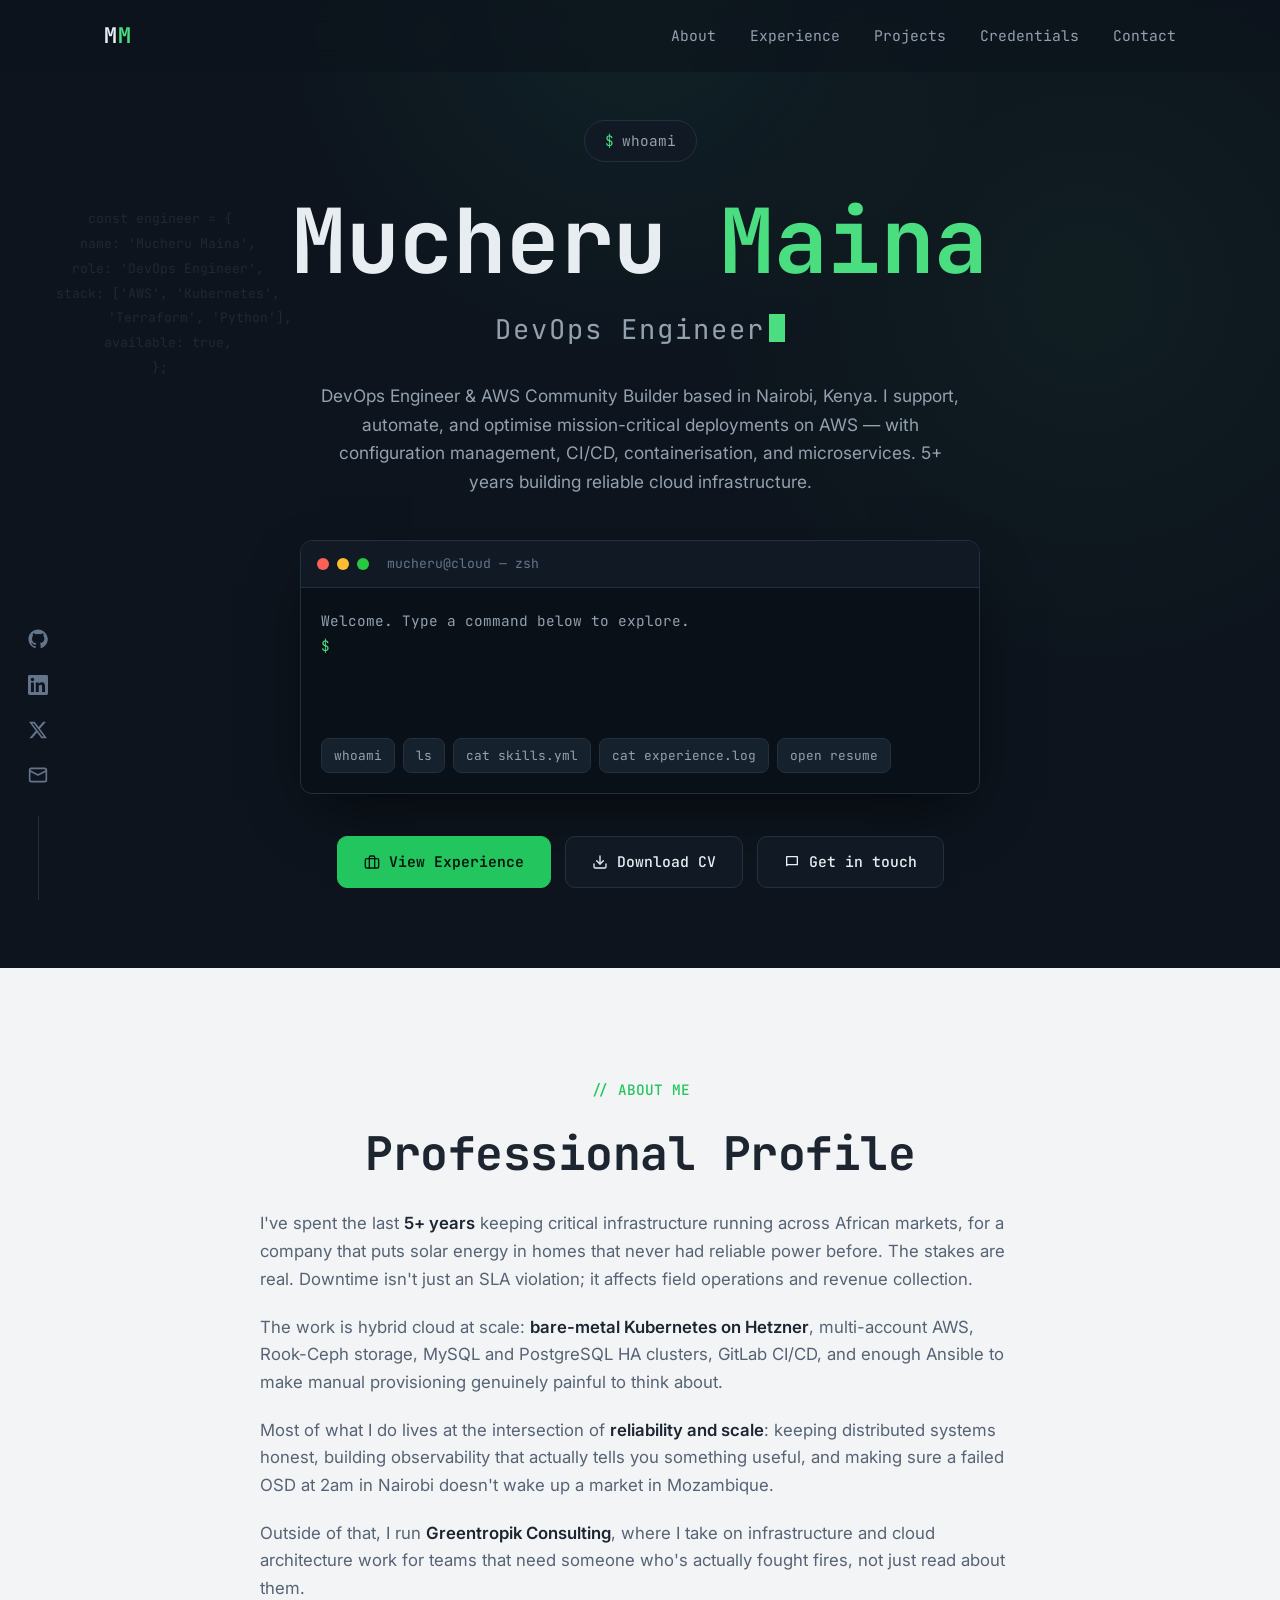
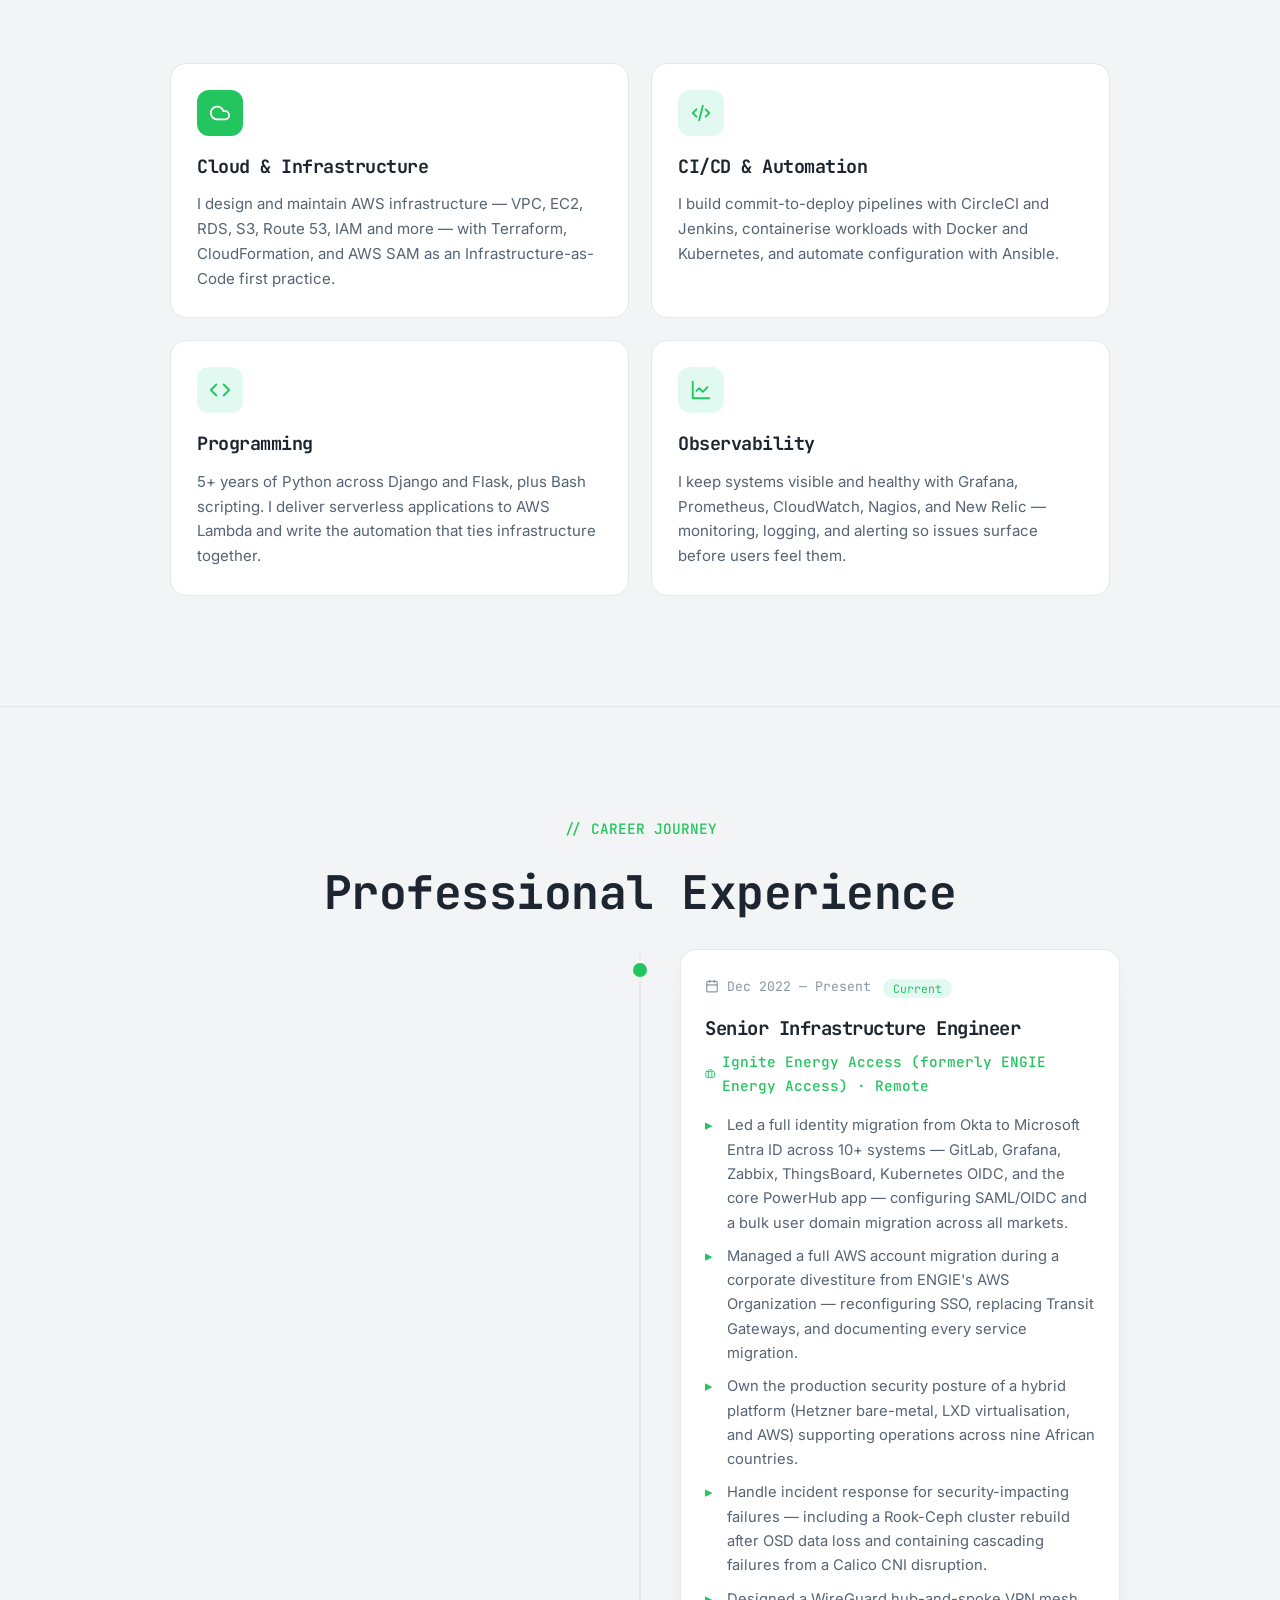
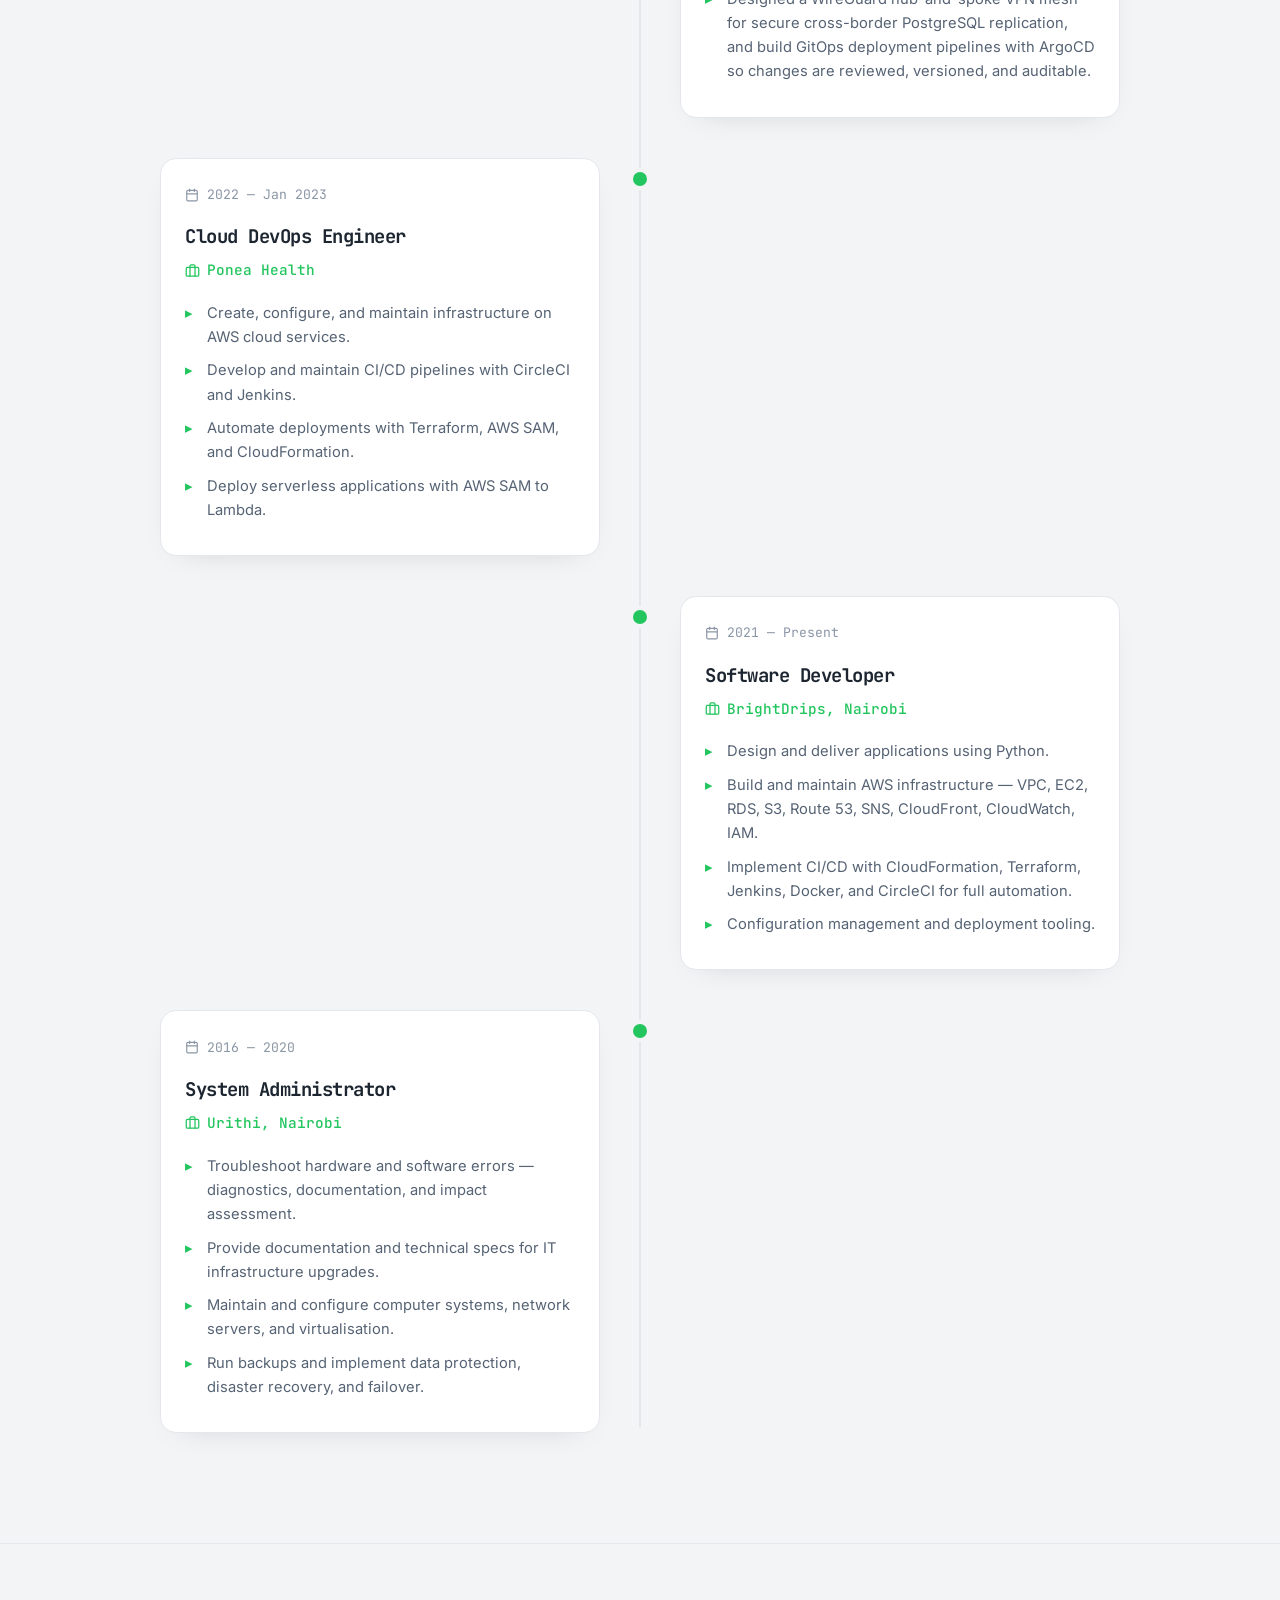
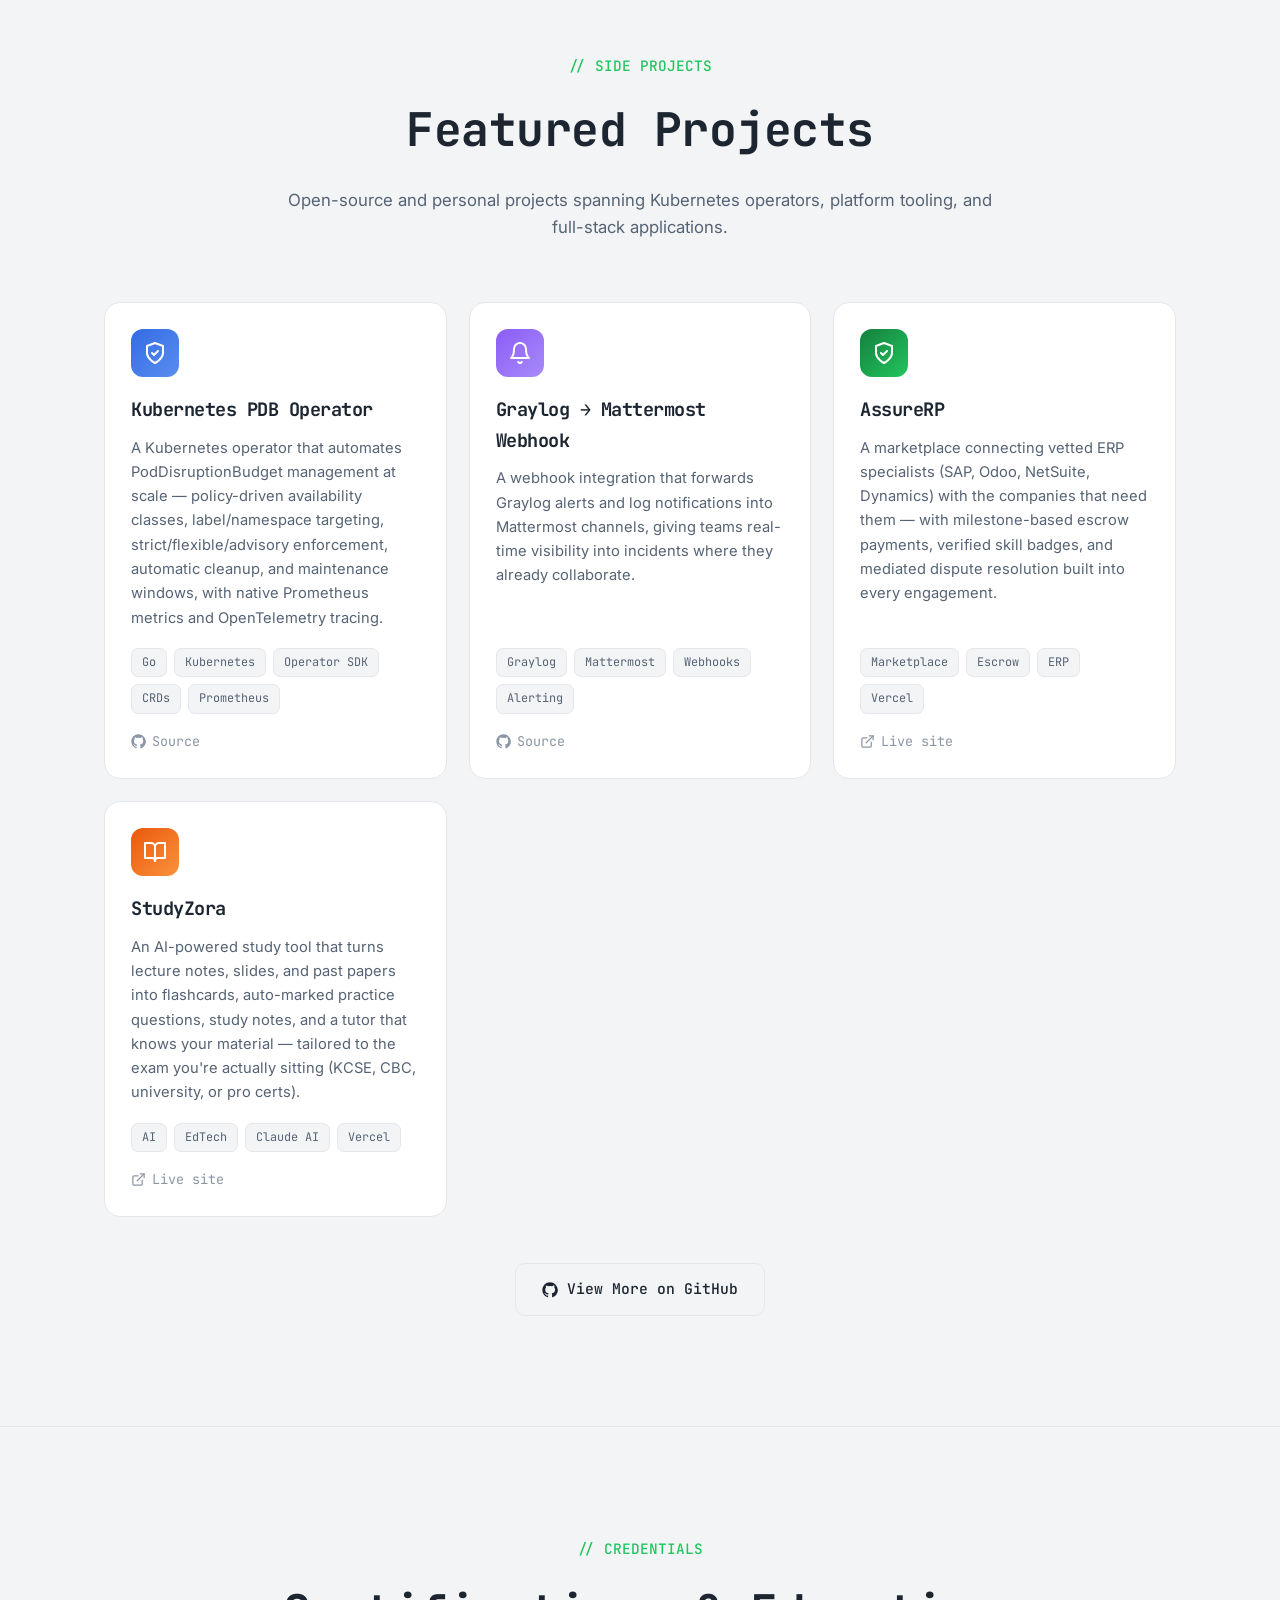
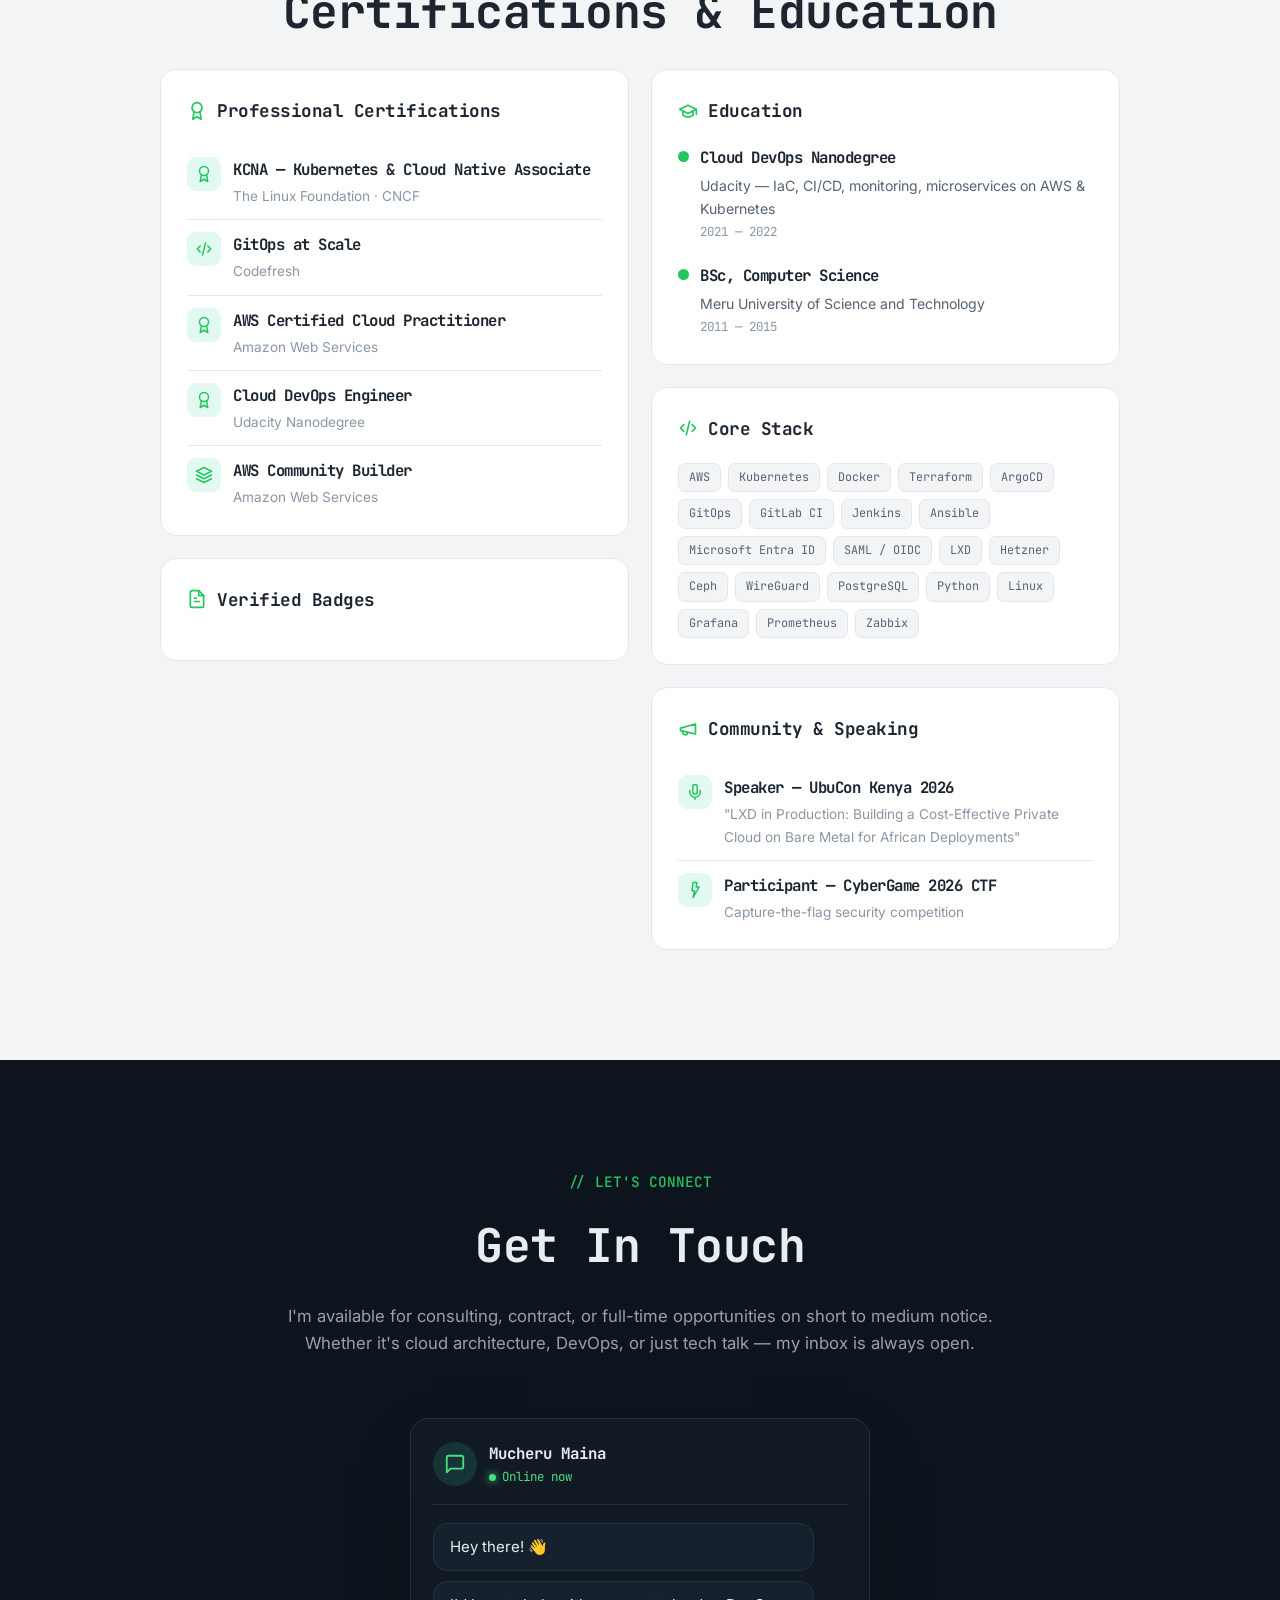
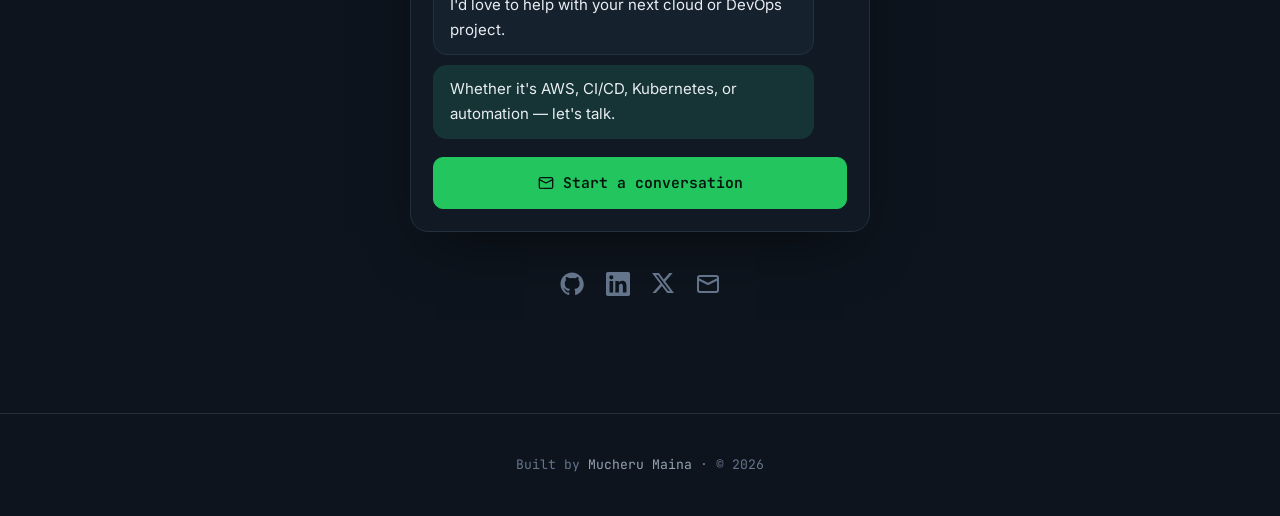
<file: contact.html>
<!DOCTYPE html>
<html lang="en">

<head>
  <meta charset="UTF-8">
  <meta name="viewport" content="width=device-width, initial-scale=1">
  <link rel="icon" href="assets/images/favicon.svg" type="image/svg+xml">
  <link rel="alternate icon" href="assets/images/favicon-32.png" type="image/png">
  <title>Contact — Mucheru Maina | DevOps Engineer</title>
  <link rel="canonical" href="https://muchezz.github.io/index.html#contact">
  <meta name="robots" content="noindex">
  <meta http-equiv="refresh" content="0; url=index.html#contact">
  <script>window.location.replace('index.html#contact');</script>
  <style>
    body { background:#0b0f14; color:#e6edf3; font-family:-apple-system,BlinkMacSystemFont,"Segoe UI",Roboto,sans-serif;
           display:flex; min-height:100vh; align-items:center; justify-content:center; margin:0; text-align:center; }
    a { color:#5effd6; }
  </style>
</head>

<body>
  <p>Redirecting to contact… <a href="index.html#contact">Click here if you are not redirected.</a></p>
</body>

</html>
</file>
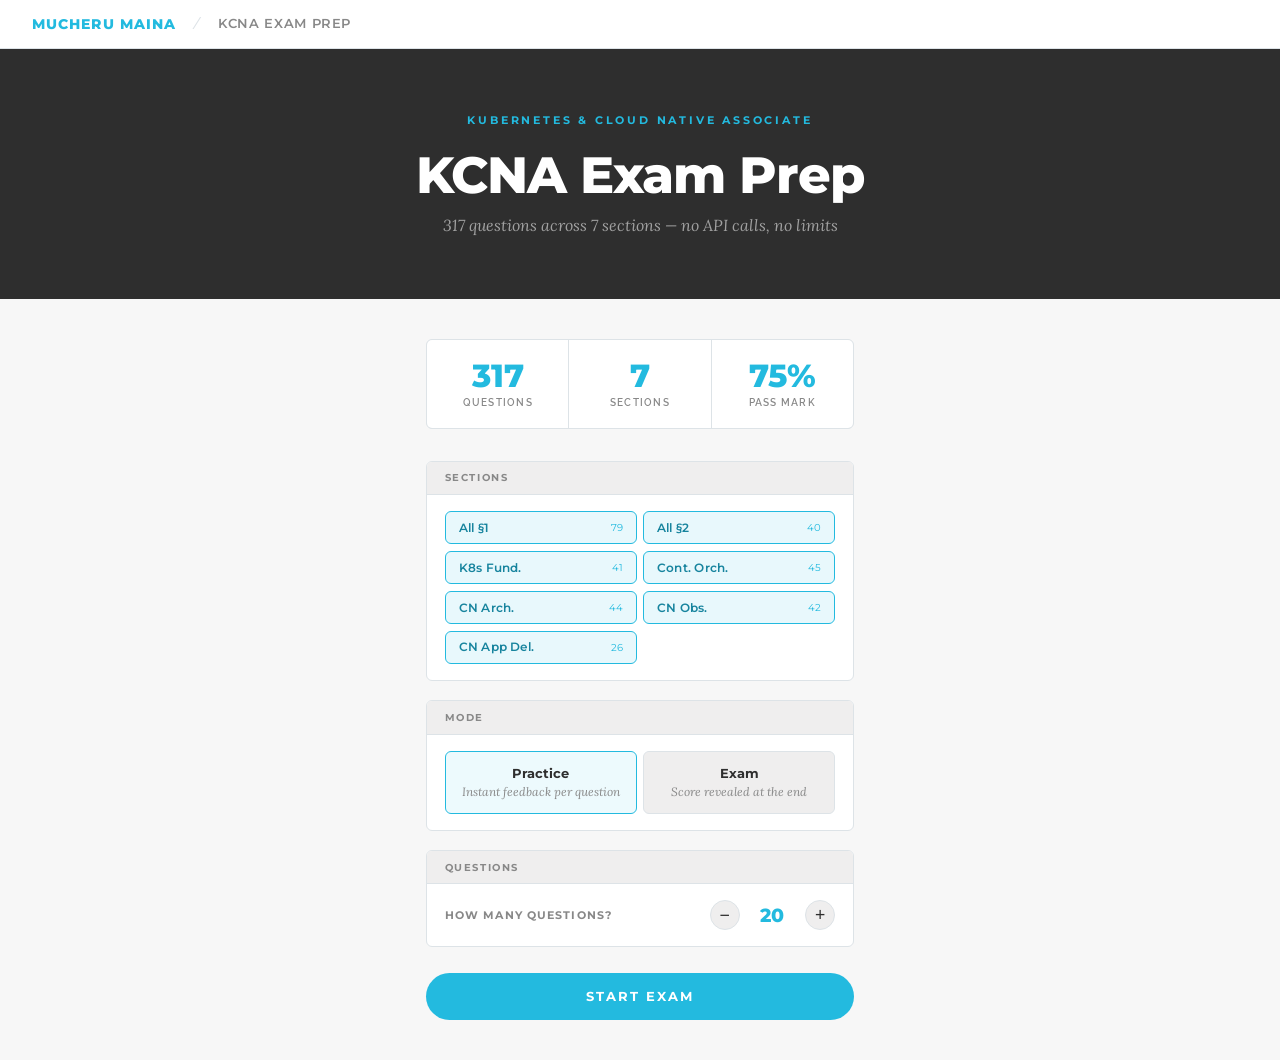
<file: kcna_exam.html>
<!DOCTYPE html>
<html lang="en">
<head>
<meta charset="UTF-8">
<meta name="viewport" content="width=device-width, initial-scale=1.0">
<title>KCNA Exam Prep – Mucheru Maina</title>
<link rel="stylesheet" href="https://fonts.googleapis.com/css2?family=Montserrat:wght@400;500;600;700;800&family=Raleway:wght@300;400;500;600&family=Lora:ital,wght@0,400;0,700;1,400&display=swap">
<style>
  :root {
    --accent:    #23badf;
    --accent-dk: #17849e;
    --bg:        #f7f7f7;
    --white:     #ffffff;
    --dark:      #2e2e2e;
    --darker:    #323232;
    --mid:       #efeeee;
    --border:    #dde3e7;
    --muted:     #888;
    --text:      #2e2e2e;
    --success:   #90a878;
    --danger:    #f28281;
    --warning:   #f3c649;
    --radius:    6px;
  }

  * { box-sizing: border-box; margin: 0; padding: 0; }

  body {
    background: var(--bg);
    color: var(--text);
    font-family: 'Raleway', sans-serif;
    min-height: 100vh;
  }

  .screen { display: none; }
  .screen.active { display: flex; flex-direction: column; }

  /* ─── NAV ─── */
  .top-nav {
    background: var(--white);
    border-bottom: 1px solid var(--border);
    padding: 0.9rem 2rem;
    display: flex;
    align-items: center;
    gap: 1rem;
  }
  .nav-brand {
    font-family: 'Montserrat', sans-serif;
    font-weight: 800;
    font-size: 0.85rem;
    letter-spacing: 0.08em;
    color: var(--accent);
    text-decoration: none;
    text-transform: uppercase;
  }
  .nav-sep { color: var(--border); }
  .nav-title {
    font-family: 'Montserrat', sans-serif;
    font-weight: 600;
    font-size: 0.8rem;
    color: var(--muted);
    letter-spacing: 0.05em;
    text-transform: uppercase;
  }

  /* ─── HOME ─── */
  #home { min-height: 100vh; }

  .hero {
    background: var(--dark);
    color: #fff;
    padding: 4rem 2rem;
    text-align: center;
  }

  .hero-eyebrow {
    font-family: 'Montserrat', sans-serif;
    font-size: 0.7rem;
    font-weight: 700;
    letter-spacing: 0.25em;
    text-transform: uppercase;
    color: var(--accent);
    margin-bottom: 1rem;
  }

  .hero h1 {
    font-family: 'Montserrat', sans-serif;
    font-size: clamp(2rem, 5vw, 3.2rem);
    font-weight: 800;
    letter-spacing: -0.02em;
    margin-bottom: 0.6rem;
  }

  .hero-sub {
    font-family: 'Lora', serif;
    font-style: italic;
    color: rgba(255,255,255,0.55);
    font-size: 1rem;
  }

  .home-content {
    max-width: 700px;
    margin: 0 auto;
    padding: 2.5rem 1.5rem;
  }

  .stats-row {
    display: grid;
    grid-template-columns: repeat(3, 1fr);
    gap: 1px;
    background: var(--border);
    border: 1px solid var(--border);
    border-radius: var(--radius);
    overflow: hidden;
    margin-bottom: 2rem;
  }

  .stat-cell {
    background: var(--white);
    padding: 1.2rem;
    text-align: center;
  }

  .stat-num {
    font-family: 'Montserrat', sans-serif;
    font-size: 2rem;
    font-weight: 800;
    color: var(--accent);
    line-height: 1;
  }

  .stat-lbl {
    font-size: 0.65rem;
    font-weight: 600;
    letter-spacing: 0.12em;
    text-transform: uppercase;
    color: var(--muted);
    margin-top: 0.3rem;
  }

  .config-block {
    background: var(--white);
    border: 1px solid var(--border);
    border-radius: var(--radius);
    overflow: hidden;
    margin-bottom: 1.2rem;
  }

  .config-header {
    background: var(--mid);
    padding: 0.6rem 1.1rem;
    font-family: 'Montserrat', sans-serif;
    font-size: 0.65rem;
    font-weight: 700;
    letter-spacing: 0.15em;
    text-transform: uppercase;
    color: var(--muted);
    border-bottom: 1px solid var(--border);
  }

  .config-body { padding: 1rem 1.1rem; }

  .section-grid {
    display: grid;
    grid-template-columns: 1fr 1fr;
    gap: 0.4rem;
  }

  .sec-btn {
    background: var(--mid);
    border: 1px solid var(--border);
    color: var(--muted);
    font-family: 'Montserrat', sans-serif;
    font-size: 0.72rem;
    font-weight: 600;
    padding: 0.55rem 0.8rem;
    border-radius: var(--radius);
    cursor: pointer;
    display: flex;
    align-items: center;
    justify-content: space-between;
    gap: 0.4rem;
    transition: all 0.15s;
    text-align: left;
    letter-spacing: 0.02em;
  }

  .sec-btn:hover { border-color: var(--accent); color: var(--accent-dk); }
  .sec-btn.on {
    background: rgba(35,186,223,0.1);
    border-color: var(--accent);
    color: var(--accent-dk);
  }

  .sec-btn .cnt {
    font-size: 0.6rem;
    color: var(--muted);
    font-weight: 400;
    white-space: nowrap;
  }
  .sec-btn.on .cnt { color: var(--accent); }

  .mode-grid {
    display: grid;
    grid-template-columns: 1fr 1fr;
    gap: 0.4rem;
  }

  .mode-card {
    border: 1px solid var(--border);
    background: var(--mid);
    border-radius: var(--radius);
    padding: 0.85rem 1rem;
    cursor: pointer;
    transition: all 0.15s;
    text-align: center;
  }

  .mode-card:hover { border-color: var(--accent); }
  .mode-card.on {
    background: rgba(35,186,223,0.08);
    border-color: var(--accent);
  }

  .mode-name {
    font-family: 'Montserrat', sans-serif;
    font-size: 0.82rem;
    font-weight: 700;
    color: var(--text);
    margin-bottom: 0.2rem;
  }

  .mode-desc {
    font-family: 'Lora', serif;
    font-style: italic;
    font-size: 0.75rem;
    color: var(--muted);
  }

  .qty-row {
    display: flex;
    align-items: center;
    gap: 1rem;
  }

  .qty-lbl {
    font-family: 'Montserrat', sans-serif;
    font-size: 0.7rem;
    font-weight: 700;
    letter-spacing: 0.1em;
    text-transform: uppercase;
    color: var(--muted);
    flex: 1;
  }

  .qty-ctrl { display: flex; align-items: center; gap: 0.8rem; }

  .qty-btn {
    width: 30px; height: 30px;
    border-radius: 50%;
    border: 1px solid var(--border);
    background: var(--mid);
    cursor: pointer;
    font-size: 1.1rem;
    color: var(--text);
    display: flex; align-items: center; justify-content: center;
    transition: all 0.15s;
  }
  .qty-btn:hover { border-color: var(--accent); color: var(--accent); }

  #qty-num {
    font-family: 'Montserrat', sans-serif;
    font-size: 1.2rem;
    font-weight: 800;
    color: var(--accent);
    min-width: 2.5rem;
    text-align: center;
  }

  .start-btn {
    width: 100%;
    background: var(--accent);
    color: #fff;
    border: none;
    font-family: 'Montserrat', sans-serif;
    font-size: 0.8rem;
    font-weight: 700;
    letter-spacing: 0.15em;
    text-transform: uppercase;
    padding: 1rem;
    border-radius: 2rem;
    cursor: pointer;
    transition: background 0.15s, transform 0.1s;
    margin-top: 0.4rem;
  }
  .start-btn:hover { background: var(--accent-dk); }
  .start-btn:active { transform: scale(0.99); }

  /* ─── EXAM ─── */
  #exam { min-height: 100vh; }

  .exam-bar {
    background: var(--white);
    border-bottom: 1px solid var(--border);
    padding: 0.7rem 1.5rem;
    display: flex;
    align-items: center;
    gap: 1rem;
    position: sticky;
    top: 0;
    z-index: 10;
  }

  .exam-brand {
    font-family: 'Montserrat', sans-serif;
    font-size: 0.65rem;
    font-weight: 800;
    letter-spacing: 0.2em;
    text-transform: uppercase;
    color: var(--accent);
    white-space: nowrap;
  }

  .prog-track {
    flex: 1;
    height: 3px;
    background: var(--border);
    border-radius: 2px;
    overflow: hidden;
  }

  .prog-fill {
    height: 100%;
    background: var(--accent);
    border-radius: 2px;
    transition: width 0.3s;
  }

  .exam-ctr {
    font-family: 'Montserrat', sans-serif;
    font-size: 0.7rem;
    font-weight: 600;
    color: var(--muted);
    white-space: nowrap;
  }
  .exam-ctr b { color: var(--accent); }

  .timer {
    font-family: 'Montserrat', sans-serif;
    font-size: 0.7rem;
    font-weight: 600;
    color: var(--muted);
    white-space: nowrap;
  }
  .timer.warn { color: var(--warning); }
  .timer.hot { color: var(--danger); }

  .exam-body {
    max-width: 720px;
    margin: 0 auto;
    padding: 2.5rem 1.5rem;
  }

  .q-head {
    display: flex;
    align-items: center;
    gap: 0.7rem;
    margin-bottom: 1.2rem;
  }

  .q-num-tag {
    font-family: 'Montserrat', sans-serif;
    font-size: 0.65rem;
    font-weight: 700;
    letter-spacing: 0.15em;
    text-transform: uppercase;
    color: var(--muted);
  }

  .q-sec-tag {
    font-family: 'Montserrat', sans-serif;
    font-size: 0.62rem;
    font-weight: 600;
    letter-spacing: 0.08em;
    text-transform: uppercase;
    padding: 0.2rem 0.6rem;
    border-radius: 2rem;
    background: rgba(35,186,223,0.1);
    color: var(--accent-dk);
    border: 1px solid rgba(35,186,223,0.25);
  }

  .q-text {
    font-family: 'Raleway', sans-serif;
    font-size: 1.08rem;
    font-weight: 600;
    line-height: 1.65;
    color: var(--text);
    margin-bottom: 1.8rem;
  }

  .opts { display: flex; flex-direction: column; gap: 0.55rem; margin-bottom: 1.5rem; }

  .opt {
    background: var(--white);
    border: 1px solid var(--border);
    border-radius: var(--radius);
    padding: 0.85rem 1rem;
    cursor: pointer;
    font-family: 'Raleway', sans-serif;
    font-size: 0.88rem;
    font-weight: 500;
    display: flex;
    align-items: flex-start;
    gap: 0.85rem;
    transition: all 0.12s;
    line-height: 1.5;
    color: var(--text);
    text-align: left;
    width: 100%;
  }

  .opt:hover:not(:disabled) {
    border-color: var(--accent);
    background: rgba(35,186,223,0.04);
  }

  .opt-key {
    font-family: 'Montserrat', sans-serif;
    font-size: 0.65rem;
    font-weight: 700;
    width: 1.35rem;
    height: 1.35rem;
    border-radius: 50%;
    border: 1px solid var(--border);
    background: var(--mid);
    display: flex; align-items: center; justify-content: center;
    flex-shrink: 0;
    margin-top: 0.05rem;
    color: var(--muted);
    transition: all 0.12s;
  }

  .opt:hover:not(:disabled) .opt-key {
    border-color: var(--accent);
    color: var(--accent);
    background: rgba(35,186,223,0.1);
  }

  .opt.picked { border-color: var(--accent); background: rgba(35,186,223,0.06); }
  .opt.picked .opt-key { background: var(--accent); border-color: var(--accent); color: #fff; }

  .opt.correct { border-color: var(--success); background: rgba(144,168,120,0.1); }
  .opt.correct .opt-key { background: var(--success); border-color: var(--success); color: #fff; }

  .opt.wrong { border-color: var(--danger); background: rgba(242,130,129,0.1); }
  .opt.wrong .opt-key { background: var(--danger); border-color: var(--danger); color: #fff; }

  .opt:disabled { cursor: default; }

  .feedback {
    display: none;
    align-items: center;
    gap: 0.6rem;
    padding: 0.75rem 1rem;
    border-radius: var(--radius);
    font-family: 'Montserrat', sans-serif;
    font-size: 0.78rem;
    font-weight: 700;
    letter-spacing: 0.04em;
    margin-bottom: 1.5rem;
  }
  .feedback.ok { display:flex; background: rgba(144,168,120,0.12); border:1px solid rgba(144,168,120,0.4); color: #5a7a45; }
  .feedback.bad { display:flex; background: rgba(242,130,129,0.12); border:1px solid rgba(242,130,129,0.4); color: #c0443e; }

  .nav-row { display: flex; gap: 0.7rem; }

  .nav-btn {
    background: var(--white);
    border: 1px solid var(--border);
    color: var(--text);
    font-family: 'Montserrat', sans-serif;
    font-size: 0.72rem;
    font-weight: 700;
    letter-spacing: 0.08em;
    text-transform: uppercase;
    padding: 0.75rem 1.4rem;
    border-radius: 2rem;
    cursor: pointer;
    transition: all 0.15s;
  }
  .nav-btn:hover { border-color: var(--accent); color: var(--accent); }
  .nav-btn:disabled { opacity: 0.3; cursor: default; }
  .nav-btn.main { background: var(--accent); border-color: var(--accent); color: #fff; flex: 1; text-align: center; }
  .nav-btn.main:hover { background: var(--accent-dk); border-color: var(--accent-dk); }

  /* ─── RESULTS ─── */
  #results { min-height: 100vh; }

  .results-hero {
    background: var(--dark);
    color: #fff;
    padding: 3rem 2rem;
    text-align: center;
  }

  .score-ring {
    width: 140px; height: 140px;
    border-radius: 50%;
    background: conic-gradient(var(--accent) 0% var(--pct), rgba(255,255,255,0.1) var(--pct));
    display: flex; align-items: center; justify-content: center;
    margin: 0 auto 1rem;
    position: relative;
  }
  .score-ring::before {
    content:''; position:absolute; inset:12px;
    background: var(--dark); border-radius:50%;
  }
  .score-inner { position:relative; z-index:1; text-align:center; }
  .score-pct-big {
    font-family: 'Montserrat', sans-serif;
    font-size: 1.9rem; font-weight: 800;
    color: var(--accent); line-height: 1;
  }
  .score-lbl { font-size: 0.6rem; color: rgba(255,255,255,0.4); letter-spacing:0.1em; text-transform:uppercase; }

  .pass-pill {
    display: inline-block;
    font-family: 'Montserrat', sans-serif;
    font-size: 0.7rem; font-weight: 800;
    letter-spacing: 0.2em; text-transform: uppercase;
    padding: 0.35rem 1.1rem;
    border-radius: 2rem;
  }
  .pass-pill.pass { background: rgba(144,168,120,0.2); border:1px solid var(--success); color: #90a878; }
  .pass-pill.fail { background: rgba(242,130,129,0.2); border:1px solid var(--danger); color: #f28281; }

  .results-body { max-width: 640px; margin: 0 auto; padding: 2rem 1.5rem; }

  .r-stats {
    display: grid; grid-template-columns: repeat(4,1fr);
    gap: 1px; background: var(--border);
    border: 1px solid var(--border);
    border-radius: var(--radius);
    overflow: hidden;
    margin-bottom: 1.5rem;
  }
  .r-stat { background: var(--white); padding: 1rem; text-align: center; }
  .r-stat-n { font-family:'Montserrat',sans-serif; font-size:1.5rem; font-weight:800; line-height:1; }
  .r-stat-n.g { color: var(--success); }
  .r-stat-n.r { color: var(--danger); }
  .r-stat-n.y { color: var(--warning); }
  .r-stat-n.b { color: var(--accent); }
  .r-stat-l { font-size:0.6rem; color:var(--muted); text-transform:uppercase; letter-spacing:0.1em; margin-top:0.3rem; font-weight:600; }

  .breakdown {
    background: var(--white);
    border: 1px solid var(--border);
    border-radius: var(--radius);
    overflow: hidden;
    margin-bottom: 1.5rem;
  }
  .bk-hd {
    background: var(--mid);
    padding: 0.6rem 1.1rem;
    font-family: 'Montserrat', sans-serif;
    font-size: 0.62rem; font-weight:700; letter-spacing:0.15em; text-transform:uppercase;
    color: var(--muted);
    border-bottom: 1px solid var(--border);
  }
  .bk-row {
    display:flex; align-items:center; gap:1rem;
    padding: 0.65rem 1.1rem;
    border-bottom: 1px solid var(--border);
  }
  .bk-row:last-child { border:none; }
  .bk-name { font-size:0.78rem; flex:1; font-weight:500; overflow:hidden; text-overflow:ellipsis; white-space:nowrap; }
  .bk-bar { width:80px; height:4px; background:var(--border); border-radius:2px; overflow:hidden; flex-shrink:0; }
  .bk-fill { height:100%; border-radius:2px; transition: width 0.5s; }
  .bk-score { font-family:'Montserrat',sans-serif; font-size:0.7rem; color:var(--muted); min-width:3rem; text-align:right; font-weight:600; }

  .res-actions { display:grid; grid-template-columns:1fr 1fr; gap:0.7rem; }
  .res-btn {
    background: var(--white);
    border: 1px solid var(--border);
    color: var(--text);
    font-family: 'Montserrat', sans-serif;
    font-size: 0.7rem; font-weight:700; letter-spacing:0.08em; text-transform:uppercase;
    padding: 0.85rem;
    border-radius: 2rem;
    cursor: pointer;
    transition: all 0.15s;
    text-align: center;
  }
  .res-btn:hover { border-color: var(--accent); color: var(--accent); }
  .res-btn.primary { background: var(--accent); border-color: var(--accent); color: #fff; }
  .res-btn.primary:hover { background: var(--accent-dk); }

  /* ─── REVIEW ─── */
  #review { min-height: 100vh; }

  .review-bar {
    background: var(--white);
    border-bottom: 1px solid var(--border);
    padding: 0.7rem 1.5rem;
    display: flex; align-items: center; gap: 0.8rem;
    position: sticky; top:0; z-index:10;
  }
  .review-ttl { font-family:'Montserrat',sans-serif; font-size:0.72rem; font-weight:800; letter-spacing:0.12em; text-transform:uppercase; color:var(--accent); flex:1; }
  .ftabs { display:flex; gap:0.4rem; }
  .ftab {
    background: var(--mid);
    border: 1px solid var(--border);
    color: var(--muted);
    font-family:'Montserrat',sans-serif;
    font-size:0.6rem; font-weight:700; letter-spacing:0.1em; text-transform:uppercase;
    padding: 0.3rem 0.7rem;
    border-radius: 2rem;
    cursor: pointer;
    transition: all 0.12s;
  }
  .ftab.on { border-color:var(--accent); color:var(--accent); background: rgba(35,186,223,0.08); }
  .ftab.on-r { border-color:var(--danger); color:var(--danger); background: rgba(242,130,129,0.08); }
  .back-sm {
    background: none; border: 1px solid var(--border); color:var(--muted);
    font-family:'Montserrat',sans-serif; font-size:0.6rem; font-weight:700;
    letter-spacing:0.1em; text-transform:uppercase;
    padding:0.3rem 0.7rem; border-radius:2rem; cursor:pointer; transition:all 0.12s;
  }
  .back-sm:hover { border-color:var(--text); color:var(--text); }

  .review-body { max-width:720px; margin:0 auto; padding:1.5rem; display:flex; flex-direction:column; gap:0.8rem; }

  .rv-card {
    background: var(--white);
    border: 1px solid var(--border);
    border-radius: var(--radius);
    overflow: hidden;
  }
  .rv-card.rv-ok { border-color: rgba(144,168,120,0.5); }
  .rv-card.rv-bad { border-color: rgba(242,130,129,0.5); }
  .rv-hd { padding:0.6rem 1rem; display:flex; align-items:center; gap:0.7rem; border-bottom:1px solid var(--border); }
  .rv-dot { width:7px; height:7px; border-radius:50%; flex-shrink:0; }
  .rv-ok .rv-dot { background:var(--success); }
  .rv-bad .rv-dot { background:var(--danger); }
  .rv-qn { font-family:'Montserrat',sans-serif; font-size:0.62rem; font-weight:700; color:var(--muted); letter-spacing:0.08em; text-transform:uppercase; }
  .rv-qtext { padding:0.85rem 1rem; font-size:0.86rem; font-weight:600; line-height:1.55; }
  .rv-opts { padding: 0 1rem 0.9rem; display:flex; flex-direction:column; gap:0.35rem; }
  .rv-opt { padding:0.45rem 0.7rem; border-radius:4px; font-size:0.78rem; display:flex; align-items:flex-start; gap:0.5rem; color:var(--muted); line-height:1.4; }
  .rv-opt.rv-correct { background:rgba(144,168,120,0.12); border:1px solid rgba(144,168,120,0.35); color:#5a7a45; }
  .rv-opt.rv-wrong-pick { background:rgba(242,130,129,0.1); border:1px solid rgba(242,130,129,0.25); color:#c0443e; text-decoration:line-through; }
  .rv-okey { font-family:'Montserrat',sans-serif; font-size:0.62rem; font-weight:800; min-width:1rem; }

  @media (max-width:480px) {
    .section-grid,.mode-grid { grid-template-columns:1fr; }
    .r-stats { grid-template-columns:repeat(2,1fr); }
    .res-actions { grid-template-columns:1fr; }
    .ftabs { display:none; }
  }
</style>
</head>
<body>

<!-- HOME -->
<div id="home" class="screen active">
  <nav class="top-nav">
    <a class="nav-brand" href="https://muchezz.github.io/">Mucheru Maina</a>
    <span class="nav-sep">/</span>
    <span class="nav-title">KCNA Exam Prep</span>
  </nav>
  <div class="hero">
    <div class="hero-eyebrow">Kubernetes &amp; Cloud Native Associate</div>
    <h1>KCNA Exam Prep</h1>
    <p class="hero-sub">317 questions across 7 sections &mdash; no API calls, no limits</p>
  </div>
  <div class="home-content">
    <div class="stats-row">
      <div class="stat-cell"><div class="stat-num">317</div><div class="stat-lbl">Questions</div></div>
      <div class="stat-cell"><div class="stat-num">7</div><div class="stat-lbl">Sections</div></div>
      <div class="stat-cell"><div class="stat-num">75%</div><div class="stat-lbl">Pass Mark</div></div>
    </div>

    <div class="config-block">
      <div class="config-header">Sections</div>
      <div class="config-body">
        <div class="section-grid" id="sec-grid"></div>
      </div>
    </div>

    <div class="config-block">
      <div class="config-header">Mode</div>
      <div class="config-body">
        <div class="mode-grid">
          <div class="mode-card on" data-mode="practice" onclick="selMode('practice')">
            <div class="mode-name">Practice</div>
            <div class="mode-desc">Instant feedback per question</div>
          </div>
          <div class="mode-card" data-mode="exam" onclick="selMode('exam')">
            <div class="mode-name">Exam</div>
            <div class="mode-desc">Score revealed at the end</div>
          </div>
        </div>
      </div>
    </div>

    <div class="config-block">
      <div class="config-header">Questions</div>
      <div class="config-body">
        <div class="qty-row">
          <div class="qty-lbl">How many questions?</div>
          <div class="qty-ctrl">
            <button class="qty-btn" onclick="chQty(-5)">−</button>
            <div id="qty-num">20</div>
            <button class="qty-btn" onclick="chQty(5)">+</button>
          </div>
        </div>
      </div>
    </div>

    <button class="start-btn" onclick="startExam()">Start Exam</button>
  </div>
</div>

<!-- EXAM -->
<div id="exam" class="screen">
  <div class="exam-bar">
    <span class="exam-brand">KCNA</span>
    <div class="prog-track"><div class="prog-fill" id="prog-fill"></div></div>
    <div class="exam-ctr"><b id="q-cur">1</b> / <span id="q-tot">20</span></div>
    <div class="timer" id="timer"></div>
  </div>
  <div class="exam-body">
    <div class="q-head">
      <span class="q-num-tag" id="q-num-tag">Q1</span>
      <span class="q-sec-tag" id="q-sec-tag"></span>
    </div>
    <div class="q-text" id="q-text"></div>
    <div class="opts" id="opts"></div>
    <div class="feedback" id="feedback"></div>
    <div class="nav-row">
      <button class="nav-btn" id="prev-btn" onclick="nav(-1)">← Prev</button>
      <button class="nav-btn main" id="next-btn" onclick="nav(1)">Next →</button>
    </div>
  </div>
</div>

<!-- RESULTS -->
<div id="results" class="screen">
  <nav class="top-nav">
    <a class="nav-brand" href="https://muchezz.github.io/">Mucheru Maina</a>
    <span class="nav-sep">/</span>
    <span class="nav-title">Results</span>
  </nav>
  <div class="results-hero">
    <div class="score-ring" id="score-ring">
      <div class="score-inner">
        <div class="score-pct-big" id="score-pct">0%</div>
        <div class="score-lbl">Score</div>
      </div>
    </div>
    <div class="pass-pill" id="pass-pill">PASS</div>
  </div>
  <div class="results-body">
    <div class="r-stats">
      <div class="r-stat"><div class="r-stat-n g" id="r-c">0</div><div class="r-stat-l">Correct</div></div>
      <div class="r-stat"><div class="r-stat-n r" id="r-w">0</div><div class="r-stat-l">Wrong</div></div>
      <div class="r-stat"><div class="r-stat-n y" id="r-s">0</div><div class="r-stat-l">Skipped</div></div>
      <div class="r-stat"><div class="r-stat-n b" id="r-t">0</div><div class="r-stat-l">Total</div></div>
    </div>
    <div class="breakdown">
      <div class="bk-hd">Section Breakdown</div>
      <div id="bk-rows"></div>
    </div>
    <div class="res-actions">
      <button class="res-btn" onclick="goReview('all')">Review All</button>
      <button class="res-btn" onclick="goReview('wrong')">Review Wrong</button>
      <button class="res-btn" onclick="retryWrong()">Retry Wrong</button>
      <button class="res-btn primary" onclick="goHome()">New Exam</button>
    </div>
  </div>
</div>

<!-- REVIEW -->
<div id="review" class="screen">
  <div class="review-bar">
    <div class="review-ttl" id="rv-ttl">Review</div>
    <div class="ftabs">
      <button class="ftab on" data-f="all" onclick="setFilter('all')">All</button>
      <button class="ftab" data-f="wrong" onclick="setFilter('wrong')">Wrong</button>
      <button class="ftab" data-f="correct" onclick="setFilter('correct')">Correct</button>
    </div>
    <button class="back-sm" onclick="goResults()">← Back</button>
  </div>
  <div class="review-body" id="rv-body"></div>
</div>

<script>
const QS = [{"id":1,"section":"All Sections 1","num":1,"text":"What is the fundamental reason Kubernetes uses Pods as the smallest deployable unit, rather than individual containers directly?","options":{"A":"To simplify network configuration for containers","B":"To enable co-location and shared resources for containers","C":"To enforce stricter security boundaries than containers","D":"To provide a unique IP address per container","E":"To reduce container image size"},"answer":"B"},{"id":2,"section":"All Sections 1","num":3,"text":"A developer needs to expose a web application running in a set of Pods within the cluster using a stable internal IP address. Which Kubernetes resource is most appropriate?","options":{"A":"Ingress","B":"NodePort Service","C":"ClusterIP Service","D":"ExternalName Service","E":"ReplicaSet"},"answer":"C"},{"id":3,"section":"All Sections 1","num":4,"text":"What is the primary purpose of the Kubernetes API server in the control plane architecture?","options":{"A":"To run containerized applications directly","B":"To schedule Pods onto available worker nodes","C":"To validate and process REST requests for API objects 2","D":"To manage network tra\ufb00ic between Pods","E":"To store cluster state in a time-series database"},"answer":"C"},{"id":4,"section":"All Sections 1","num":5,"text":"When a Pod is scheduled, what is the primary factor the kubescheduler considers from the Pod\u2019s specification?","options":{"A":"Container image version","B":"restartPolicy","C":"Resource requests and limits","D":"serviceAccountName","E":"labels"},"answer":"C"},{"id":5,"section":"All Sections 1","num":7,"text":"What core benefit does containerization (e.g., using Docker or containerd) provide for application deployment?","options":{"A":"Automatic scaling of applications","B":"Abstraction of the underlying operating system and kernel","C":"Consistent runtime environment across different machines","D":"Built-in service discovery and load balancing","E":"Secure by default inter-container communication"},"answer":"C"},{"id":6,"section":"All Sections 1","num":8,"text":"What is the main advantage of using a declarative approach (e.g., YAML manifests) to manage Kubernetes resources?","options":{"A":"It allows for more complex scripting logic","B":"It enables direct manipulation of etcd data","C":"It focuses on what desired state, not how to achieve it","D":"It provides faster API response times","E":"It simplifies single-container Pod deployments only 3"},"answer":"C"},{"id":7,"section":"All Sections 1","num":9,"text":"Why is container orchestration essential for managing microservices at scale?","options":{"A":"It simplifies writing microservice code","B":"It automatically converts monolithic apps to microservices","C":"It handles service discovery, scaling, and fault tolerance","D":"It provides a centralized logging solution by default","E":"It guarantees zero-downtime deployments"},"answer":"C"},{"id":8,"section":"All Sections 1","num":11,"text":"In Kubernetes, what is the primary role of Role-Based Access Control (RBAC)?","options":{"A":"To define network tra\ufb00ic flow between Pods","B":"To manage secure storage of sensitive data like passwords","C":"To control user and service account access to API resources","D":"To assign static IP addresses to Services","E":"To encrypt container images at rest"},"answer":"C"},{"id":9,"section":"All Sections 1","num":12,"text":"What is the function of a NetworkPolicy in Kubernetes?","options":{"A":"To provide a stable DNS name for a set of Pods","B":"To manage external access to services via HTTP/S routing","C":"To define how Pods are allowed to communicate with each other","D":"To assign IP addresses to newly created Pods","E":"To encrypt tra\ufb00ic between services in a mesh"},"answer":"C"},{"id":10,"section":"All Sections 1","num":15,"text":"Which security mechanism in Kubernetes is best suited for providing an identity to processes running in Pods to interact with the API server?","options":{"A":"NetworkPolicy","B":"SecurityContext","C":"ServiceAccount","D":"PodSecurityPolicy (deprecated) / PodSecurityAdmission","E":"TLS Certificates for etcd"},"answer":"C"},{"id":11,"section":"All Sections 1","num":16,"text":"What is the primary goal of Horizontal Pod Autoscaling (HPA) in Kubernetes?","options":{"A":"To increase the resource limits of existing Pods","B":"To adjust the number of Pod replicas based on metrics","C":"To add or remove Nodes from the cluster","D":"To automatically update container images","E":"To manage storage capacity for stateful sets"},"answer":"B"},{"id":12,"section":"All Sections 1","num":19,"text":"In a typical cloud native environment, which persona is most concerned with ensuring application uptime, performance, and managing incident response?","options":{"A":"Application Developer","B":"Platform Consumer","C":"Site Reliability Engineer (SRE) / Platform Operator","D":"Business Analyst","E":"End User"},"answer":"C"},{"id":13,"section":"All Sections 1","num":20,"text":"Why are Open Standards, like those defined by the Open Container Initiative (OCI), critical for the cloud native ecosystem?","options":{"A":"They guarantee better application performance","B":"They enforce specific vendor implementations","C":"They promote interoperability and prevent vendor lock-in","D":"They reduce the need for security patching","E":"They simplify the user interface of cloud platforms"},"answer":"C"},{"id":14,"section":"All Sections 1","num":22,"text":"Prometheus is primarily designed for which type of observability data?","options":{"A":"Distributed tracing","B":"Log aggregation and analysis","C":"Time-series metrics collection and alerting","D":"Security auditing and compliance reporting","E":"Real-time user monitoring (RUM)"},"answer":"C"},{"id":15,"section":"All Sections 1","num":23,"text":"In Prometheus, what is an \u201dexporter\u201d?","options":{"A":"A component that sends alerts to notification channels","B":"A database that stores long-term metric data","C":"A client library for instrumenting application code","D":"A piece of software that exposes metrics from third-party systems","E":"A dashboard for visualizing metrics"},"answer":"D"},{"id":16,"section":"All Sections 1","num":24,"text":"What is a key challenge in cost management specifically related to shared Kubernetes clusters?","options":{"A":"High cost of Kubernetes control plane components","B":"Di\ufb00iculty in attributing resource usage to specific teams/apps","C":"Inability to use reserved instances with Kubernetes","D":"Lack of tools for visualizing overall cloud spend","E":"Fixed pricing models for all Kubernetes services"},"answer":"B"},{"id":17,"section":"All Sections 1","num":26,"text":"In a CI/CD pipeline for a cloud native application, what is the typical output of the \u201dContinuous Integration\u201d (CI) phase?","options":{"A":"A running application in production","B":"A new Kubernetes cluster provisioned","C":"A tested and versioned container image/artifact","D":"A detailed cost analysis report","E":"A set of user stories for the next sprint"},"answer":"C"},{"id":18,"section":"All Sections 1","num":27,"text":"What is the primary benefit of implementing CI/CD pipelines for application delivery?","options":{"A":"It eliminates the need for testing","B":"It reduces infrastructure costs significantly","C":"It enables faster, more reliable software releases","D":"It automatically writes application code","E":"It replaces the need for version control systems"},"answer":"C"},{"id":19,"section":"All Sections 1","num":28,"text":"What does a ReplicaSet ensure in Kubernetes?","options":{"A":"That a Pod runs on every node","B":"That a certain number of Pod replicas are running","C":"That Pods have stable network identifiers","D":"That external tra\ufb00ic can reach the Pods","E":"That Pods are scheduled according to a\ufb00inity rules"},"answer":"B"},{"id":20,"section":"All Sections 1","num":29,"text":"Which of the following is NOT a core characteristic of cloud native architectures? 8","options":{"A":"Microservices","B":"Containers","C":"Monolithic application design","D":"DevOps practices","E":"Automation"},"answer":"C"},{"id":21,"section":"All Sections 1","num":30,"text":"What is the main purpose of a ServiceAccount in Kubernetes when interacting with the API server?","options":{"A":"To define network access policies for Pods","B":"To provide an identity for Pods to authenticate to the API","C":"To store sensitive credentials for applications","D":"To group users for applying permissions","E":"To manage DNS records for services"},"answer":"B"},{"id":22,"section":"All Sections 1","num":31,"text":"If you need to run a batch job that completes and then terminates, which Kubernetes workload resource is most suitable?","options":{"A":"Deployment","B":"StatefulSet","C":"DaemonSet","D":"Job","E":"Service"},"answer":"D"},{"id":23,"section":"All Sections 1","num":32,"text":"Which of the following best describes the concept of \u201ddesired state\u201d in Kubernetes?","options":{"A":"The current operational status of cluster nodes","B":"The configuration specified by the user for their resources","C":"The real-time metrics collected by Prometheus","D":"The log output generated by running containers","E":"The network policies applied to Pods"},"answer":"B"},{"id":24,"section":"All Sections 1","num":33,"text":"Which OCI specification defines the format of a container image?","options":{"A":"Runtime Specification","B":"Image Specification 9","C":"Distribution Specification","D":"Network Specification","E":"Storage Specification"},"answer":"B"},{"id":25,"section":"All Sections 1","num":34,"text":"What is a key difference between kubectl apply -f <filename> and kubectl create -f <filename>?","options":{"A":"apply is declarative, create is imperative","B":"create can update existing resources, apply cannot","C":"apply ignores existing resources, create fails if they exist","D":"apply stores last-applied-configuration, create does not","E":"create is idempotent, apply is not"},"answer":"D"},{"id":26,"section":"All Sections 1","num":35,"text":"In the context of container security, what does \u201dleast privilege\u201d primarily refer to?","options":{"A":"Running containers with minimal resource requests","B":"Granting containers only the permissions they absolutely need","C":"Using the smallest possible base container images","D":"Limiting network access to containers","E":"Encrypting all data within the container"},"answer":"B"},{"id":27,"section":"All Sections 1","num":36,"text":"What is the primary function of kube-proxy when a Service of type ClusterIP is created?","options":{"A":"It assigns an IP address from the cluster\u2019s Pod CIDR.","B":"It modifies iptables or IPVS rules on nodes to route tra\ufb00ic.","C":"It creates a DNS A record for the Service.","D":"It terminates TLS connections for the Service.","E":"It exposes the Service on a port on each Node."},"answer":"B"},{"id":28,"section":"All Sections 1","num":37,"text":"What core benefit does a StatefulSet provide over a Deployment for applications like databases?","options":{"A":"Automatic rolling updates by default","B":"Simpler YAML configuration for Pod templates","C":"Stable, unique network identifiers and persistent storage 10","D":"Support for hostNetwork: true","E":"Higher number of allowed replicas"},"answer":"C"},{"id":29,"section":"All Sections 1","num":38,"text":"What is the primary role of the \u201dController Manager\u201d in Kubernetes?","options":{"A":"Manages user authentication and authorization","B":"Exposes the Kubernetes API to external clients","C":"Runs various controllers that regulate cluster state","D":"Schedules Pods onto appropriate Nodes","E":"Stores all cluster configuration data"},"answer":"C"},{"id":30,"section":"All Sections 1","num":39,"text":"What is a primary characteristic of Vertical Pod Autoscaling (VPA)?","options":{"A":"It adjusts the number of Pod replicas.","B":"It adjusts the CPU and memory requests and limits for Pods.","C":"It adds or removes Nodes from the cluster.","D":"It automatically selects the optimal storage class.","E":"It scales the number of available IP addresses."},"answer":"B"},{"id":31,"section":"All Sections 1","num":40,"text":"Which statement accurately describes a key aspect of \u201dobservability\u201d in cloud native systems?","options":{"A":"It is solely focused on collecting system logs.","B":"It primarily relies on manual health checks by operators.","C":"It enables understanding a system\u2019s internal state from its outputs.","D":"It is achieved by using proprietary monitoring tools.","E":"It is only relevant for production environments."},"answer":"C"},{"id":32,"section":"All Sections 1","num":41,"text":"In Prometheus, what does the up metric typically indicate for a scraped target?","options":{"A":"The version number of the target application.","B":"The number of active user connections to the target.","C":"Whether Prometheus was able to successfully scrape the target.","D":"The CPU utilization of the target. 11","E":"The total uptime of the target since it started."},"answer":"C"},{"id":33,"section":"All Sections 1","num":42,"text":"From a FinOps perspective in a Kubernetes environment, why is tagging resources (e.g., with labels) important?","options":{"A":"It improves the scheduling e\ufb00iciency of Pods.","B":"It enables more accurate cost allocation and showback/chargeback.","C":"It automatically secures inter-Pod communication.","D":"It increases the performance of PersistentVolumes.","E":"It simplifies the process of upgrading Kubernetes."},"answer":"B"},{"id":34,"section":"All Sections 1","num":43,"text":"What is a key advantage of using GitOps for managing Kubernetes deployments compared to traditional CI/CD push-based deployments?","options":{"A":"GitOps pipelines are significantly faster to execute.","B":"GitOps eliminates the need for container registries.","C":"GitOps enhances security by reducing direct cluster access for CI.","D":"GitOps does not require YAML manifests for resources.","E":"GitOps is only suitable for small-scale deployments."},"answer":"C"},{"id":35,"section":"All Sections 1","num":44,"text":"Which of these is a core component of a \u201dContinuous Delivery\u201d pipeline but NOT necessarily \u201dContinuous Deployment\u201d?","options":{"A":"Automated building of code into an artifact.","B":"Automated execution of unit and integration tests.","C":"Automated deployment to a staging/QA environment.","D":"Automated deployment to the production environment.","E":"Manual approval gate before production deployment."},"answer":"E"},{"id":36,"section":"All Sections 1","num":46,"text":"Which of these is a primary goal of the CNCF\u2019s \u201dTrail Map\u201d for cloud native adoption?","options":{"A":"To mandate specific vendor products for each stage.","B":"To provide a prescriptive path for building cloud native apps.","C":"To offer a recommended journey and project choices for adopters.","D":"To rank cloud providers based on their Kubernetes offerings.","E":"To certify individual developers as cloud native experts."},"answer":"C"},{"id":37,"section":"All Sections 1","num":47,"text":"What is the primary motivation behind using \u201dServerless Functions\u201d (FaaS)?","options":{"A":"To achieve higher compute density on physical servers.","B":"To run long-lived, stateful batch processing jobs.","C":"To execute event-driven code without managing infrastructure.","D":"To gain fine-grained control over OS-level configurations.","E":"To build complex, monolithic application backends."},"answer":"C"},{"id":38,"section":"All Sections 1","num":48,"text":"What is the role of an \u201dIngress Controller\u201d in a Kubernetes cluster?","options":{"A":"It assigns IP addresses to Pods.","B":"It manages storage volumes for stateful applications.","C":"It implements the rules defined in Ingress resources.","D":"It monitors the health of Nodes in the cluster.","E":"It encrypts communication between control plane components."},"answer":"C"},{"id":39,"section":"All Sections 1","num":50,"text":"What is the core difference between \u201dauthentication\u201d and \u201dauthorization\u201d in Kubernetes security?","options":{"A":"Authentication is for users, authorization for service accounts.","B":"Authentication verifies identity, authorization verifies permissions.","C":"Authorization happens before authentication in the API request flow.","D":"Authentication uses Roles, authorization uses RoleBindings.","E":"Authorization uses client certificates, authentication uses tokens."},"answer":"B"},{"id":40,"section":"All Sections 1","num":51,"text":"What is the smallest and simplest deployable unit object created and managed by Kubernetes?","options":{"A":"Node","B":"Container","C":"Pod","D":"Deployment","E":"nan"},"answer":"C"},{"id":41,"section":"All Sections 1","num":52,"text":"Which Kubernetes component is responsible for watching for newly created Pods and assigning them to Nodes?","options":{"A":"kube-apiserver","B":"etcd","C":"kube-scheduler","D":"kubelet","E":"nan"},"answer":"C"},{"id":42,"section":"All Sections 1","num":55,"text":"What is the primary role of etcd in a Kubernetes cluster?","options":{"A":"Running application containers","B":"Scheduling workloads","C":"Storing the cluster state","D":"Managing network policies","E":"nan"},"answer":"C"},{"id":43,"section":"All Sections 1","num":56,"text":"Which Kubernetes resource is typically used to manage stateless applications by ensuring a specified number of Pod replicas are running?","options":{"A":"StatefulSet","B":"DaemonSet","C":"Deployment","D":"Job","E":"nan"},"answer":"C"},{"id":44,"section":"All Sections 1","num":57,"text":"What type of software package bundles application code with all its dependencies, libraries, and configuration files?","options":{"A":"Virtual Machine","B":"Container","C":"Operating System","D":"Serverless Function","E":"nan"},"answer":"B"},{"id":45,"section":"All Sections 1","num":59,"text":"What is the main benefit of using container orchestration systems like Kubernetes?","options":{"A":"Simplifying code writing","B":"Automating deployment scaling","C":"Reducing storage costs","D":"Improving network latency","E":"nan"},"answer":"B"},{"id":46,"section":"All Sections 1","num":60,"text":"Which of these is a standard specified by the OCI (Open Container Initiative)?","options":{"A":"Docker","B":"Kubernetes","C":"Image Specification","D":"Istio","E":"nan"},"answer":"C"},{"id":47,"section":"All Sections 1","num":61,"text":"Which container runtime is most commonly associated with Kubernetes and implements the CRI (Container Runtime Interface)?","options":{"A":"Docker (dockershim)","B":"containerd","C":"rkt","D":"LXC","E":"nan"},"answer":"B"},{"id":48,"section":"All Sections 1","num":63,"text":"How can you securely store sensitive information like passwords or API keys in Kubernetes?","options":{"A":"ConfigMap","B":"Annotation","C":"Label","D":"Secret","E":"nan"},"answer":"D"},{"id":49,"section":"All Sections 1","num":64,"text":"What is the role of a CNI (Container Network Interface) plugin in Kubernetes?","options":{"A":"Managing storage volumes","B":"Providing container networking","C":"Scheduling Pods","D":"Securing the API server","E":"nan"},"answer":"B"},{"id":50,"section":"All Sections 1","num":65,"text":"Which Kubernetes object defines rules about how Pods are allowed to communicate with each other and network endpoints?","options":{"A":"Service","B":"Ingress","C":"NetworkPolicy","D":"SecurityContext","E":"nan"},"answer":"C"},{"id":51,"section":"All Sections 1","num":67,"text":"What Kubernetes object represents a piece of storage in the cluster, provisioned by an administrator or dynamically?","options":{"A":"PersistentVolumeClaim (PVC)","B":"StorageClass","C":"PersistentVolume (PV)","D":"Volume","E":"nan"},"answer":"C"},{"id":52,"section":"All Sections 1","num":68,"text":"What does a PersistentVolumeClaim (PVC) represent in Kubernetes?","options":{"A":"A request for storage by a user","B":"A type of storage backend","C":"A node\u2019s local storage","D":"A backup of a volume","E":"nan"},"answer":"A"},{"id":53,"section":"All Sections 1","num":69,"text":"What is the function of a StorageClass in Kubernetes?","options":{"A":"To define types of storage","B":"To claim a specific PV","C":"To attach storage to a Pod","D":"To backup volume data","E":"nan"},"answer":"A"},{"id":54,"section":"All Sections 1","num":70,"text":"Which mechanism allows Kubernetes to automatically adjust the number of Pods in a Deployment based on CPU utilization or custom metrics? 18","options":{"A":"Vertical Pod Autoscaler (VPA)","B":"Cluster Autoscaler (CA)","C":"Horizontal Pod Autoscaler (HPA)","D":"Node Problem Detector (NPD)","E":"nan"},"answer":"C"},{"id":55,"section":"All Sections 1","num":71,"text":"What is the primary goal of the Cluster Autoscaler?","options":{"A":"Scale Pod replicas","B":"Scale cluster Nodes","C":"Scale Persistent Volumes","D":"Scale Service endpoints","E":"nan"},"answer":"B"},{"id":56,"section":"All Sections 1","num":72,"text":"What term describes an architectural approach where applications are built as small, independent services that run in their own processes?","options":{"A":"Monolithic","B":"Microservices","C":"Serverless","D":"N-Tier","E":"nan"},"answer":"B"},{"id":57,"section":"All Sections 1","num":73,"text":"What does \u201dServerless\u201d computing primarily abstract away from the developer?","options":{"A":"Networking","B":"Storage","C":"Server Management","D":"Operating System choice","E":"nan"},"answer":"C"},{"id":58,"section":"All Sections 1","num":74,"text":"Which organization hosts Kubernetes and promotes the growth of the cloud native ecosystem?","options":{"A":"Linux Foundation (LF) 19","B":"Apache Software Foundation (ASF)","C":"Cloud Native Computing Foundation (CNCF)","D":"Open Source Initiative (OSI)","E":"nan"},"answer":"C"},{"id":59,"section":"All Sections 1","num":75,"text":"What is the benefit of using open standards in cloud native technologies?","options":{"A":"Vendor lock-in","B":"Increased complexity","C":"Interoperability Portability","D":"Reduced security","E":"nan"},"answer":"C"},{"id":60,"section":"All Sections 1","num":76,"text":"In a typical cloud native environment, which persona is primarily responsible for designing and building the application?","options":{"A":"Operator","B":"Developer","C":"Site Reliability Engineer (SRE)","D":"Security Engineer","E":"nan"},"answer":"B"},{"id":61,"section":"All Sections 1","num":77,"text":"Which persona is typically focused on the reliability, scalability, and maintenance of the underlying Kubernetes platform?","options":{"A":"End User","B":"Application Developer","C":"Platform Operator / SRE","D":"Data Scientist","E":"nan"},"answer":"C"},{"id":62,"section":"All Sections 1","num":78,"text":"What are the three pillars of observability in cloud native systems?","options":{"A":"Alerts, Dashboards, Reports","B":"Logs, Metrics, Traces 20","C":"Monitoring, Logging, Profiling","D":"Scaling, Scheduling, Storing","E":"nan"},"answer":"B"},{"id":63,"section":"All Sections 1","num":80,"text":"What type of telemetry data represents a measurement sampled over time, often aggregated?","options":{"A":"Metrics","B":"Traces","C":"Logs","D":"Events","E":"nan"},"answer":"A"},{"id":64,"section":"All Sections 1","num":81,"text":"What type of telemetry data shows the path and duration of a request as it flows through multiple services?","options":{"A":"Metrics","B":"Traces","C":"Logs","D":"Alerts","E":"nan"},"answer":"B"},{"id":65,"section":"All Sections 1","num":82,"text":"Which open-source monitoring system, graduated by the CNCF, is widely used for collecting and querying time-series metrics in Kubernetes?","options":{"A":"Grafana","B":"Jaeger 21","C":"Prometheus","D":"Fluentd","E":"nan"},"answer":"C"},{"id":66,"section":"All Sections 1","num":83,"text":"How does Prometheus typically gather metrics from applications and infrastructure?","options":{"A":"Pushing metrics to endpoints","B":"Pulling metrics via scraping","C":"Reading log files directly","D":"Using kernel probes","E":"nan"},"answer":"B"},{"id":67,"section":"All Sections 1","num":84,"text":"What language is used to write queries in Prometheus?","options":{"A":"SQL","B":"PromQL","C":"JSONPath","D":"YAML","E":"nan"},"answer":"B"},{"id":68,"section":"All Sections 1","num":85,"text":"In cloud native cost management, what does \u201dFinOps\u201d primarily focus on?","options":{"A":"Optimizing application code","B":"Managing cloud spending","C":"Improving network security","D":"Automating deployments","E":"nan"},"answer":"B"},{"id":69,"section":"All Sections 1","num":86,"text":"Why can cost management be challenging in Kubernetes environments?","options":{"A":"Lack of monitoring tools","B":"Shared resources dynamic workloads","C":"Fixed infrastructure costs","D":"Infrequent deployments 22","E":"nan"},"answer":"B"},{"id":70,"section":"All Sections 1","num":87,"text":"What is the practice of using Git repositories as the single source of truth for defining and managing infrastructure and applications?","options":{"A":"CI/CD","B":"DevOps","C":"GitOps","D":"Infrastructure as Code (IaC)","E":"nan"},"answer":"C"},{"id":71,"section":"All Sections 1","num":89,"text":"What does \u201dCI\u201d stand for in the context of application delivery?","options":{"A":"Continuous Integration","B":"Cluster Infrastructure","C":"Container Interface","D":"Cloud Instance","E":"nan"},"answer":"A"},{"id":72,"section":"All Sections 1","num":90,"text":"What does \u201dCD\u201d stand for in CI/CD?","options":{"A":"Container Deployment","B":"Continuous Delivery/Deployment","C":"Cluster Discovery","D":"Centralized Dashboard","E":"nan 23"},"answer":"B"},{"id":73,"section":"All Sections 1","num":91,"text":"Which stage in a typical CI/CD pipeline for Kubernetes usually involves creating a container image?","options":{"A":"Testing","B":"Building","C":"Deployment","D":"Monitoring","E":"nan"},"answer":"B"},{"id":74,"section":"All Sections 1","num":92,"text":"Which tool is commonly used in CI/CD pipelines to automate the build, test, and deployment processes?","options":{"A":"Kubernetes","B":"Docker","C":"Jenkins / GitLab CI / GitHub Actions","D":"Prometheus","E":"nan"},"answer":"C"},{"id":75,"section":"All Sections 1","num":93,"text":"What is the primary goal of Application Delivery in a cloud native context?","options":{"A":"To secure the cluster","B":"To monitor resource usage","C":"To reliably deploy manage apps","D":"To provision infrastructure","E":"nan"},"answer":"C"},{"id":76,"section":"All Sections 1","num":94,"text":"In Kubernetes RBAC (Role-Based Access Control), what defines a set of permissions?","options":{"A":"Role / ClusterRole","B":"ServiceAccount","C":"RoleBinding / ClusterRoleBinding","D":"User","E":"nan"},"answer":"A"},{"id":77,"section":"All Sections 1","num":96,"text":"If you need a Pod to run on every single Node in the cluster (or a subset), which controller is most suitable?","options":{"A":"Deployment","B":"StatefulSet","C":"DaemonSet","D":"Job","E":"nan"},"answer":"C"},{"id":78,"section":"All Sections 1","num":98,"text":"Which Kubernetes API object is used to manage external access to services in a cluster, typically HTTP/S?","options":{"A":"Service (LoadBalancer type)","B":"NodePort Service","C":"Ingress","D":"ExternalName Service","E":"nan"},"answer":"C"},{"id":79,"section":"All Sections 1","num":100,"text":"What fundamental concept allows Kubernetes to maintain the desired state declared by the user?","options":{"A":"Imperative Commands","B":"Control Loop / Reconciliation","C":"Manual Scaling","D":"Direct Node Access","E":"nan"},"answer":"B"},{"id":80,"section":"All Sections 2","num":1,"text":"What is the smallest and simplest deployable unit object created and managed by Kubernetes?","options":{"A":"Node","B":"Container","C":"Pod","D":"Deployment E."},"answer":"C"},{"id":81,"section":"All Sections 2","num":2,"text":"Which Kubernetes component is responsible for watching for newly created Pods and assigning them to Nodes?","options":{"A":"kube-apiserver","B":"etcd","C":"kube-scheduler","D":"kubelet E. 26"},"answer":"C"},{"id":82,"section":"All Sections 2","num":3,"text":"What is the primary function of the kubelet component?","options":{"A":"Storing cluster state","B":"Scheduling Pods onto Nodes","C":"Managing the container runtime","D":"Exposing the Kubernetes API E."},"answer":"C"},{"id":83,"section":"All Sections 2","num":4,"text":"Which component acts as the central control plane and exposes the Kubernetes API?","options":{"A":"kube-proxy","B":"kube-apiserver","C":"etcd","D":"controller-manager E."},"answer":"B"},{"id":84,"section":"All Sections 2","num":6,"text":"Which Kubernetes resource is typically used to manage stateless applications by ensuring a specified number of Pod replicas are running?","options":{"A":"StatefulSet","B":"DaemonSet","C":"Deployment","D":"Job E."},"answer":"C"},{"id":85,"section":"All Sections 2","num":8,"text":"In Kubernetes, what is the process of assigning Pods to Nodes called?","options":{"A":"Replication","B":"Orchestration","C":"Scheduling","D":"Deployment E."},"answer":"C"},{"id":86,"section":"All Sections 2","num":9,"text":"What is the main benefit of using container orchestration systems like Kubernetes?","options":{"A":"Simplifying code writing","B":"Automating deployment scaling","C":"Reducing storage costs","D":"Improving network latency E."},"answer":"B"},{"id":87,"section":"All Sections 2","num":10,"text":"Which of these is a standard specified by the OCI (Open Container Initiative)?","options":{"A":"Docker","B":"Kubernetes","C":"Image Specification","D":"Istio E."},"answer":"C"},{"id":88,"section":"All Sections 2","num":12,"text":"What Kubernetes object provides a stable IP address and DNS name for accessing a set of Pods?","options":{"A":"Ingress","B":"Service","C":"EndpointSlice","D":"NetworkPolicy E."},"answer":"B"},{"id":89,"section":"All Sections 2","num":13,"text":"How can you securely store sensitive information like passwords or API keys in Kubernetes?","options":{"A":"ConfigMap","B":"Annotation","C":"Label","D":"Secret E."},"answer":"D"},{"id":90,"section":"All Sections 2","num":16,"text":"What is the primary purpose of a Service Mesh like Istio or Linkerd?","options":{"A":"Container image building","B":"Cluster storage management","C":"Managing inter-service comms","D":"Node provisioning E."},"answer":"C"},{"id":91,"section":"All Sections 2","num":17,"text":"What Kubernetes object represents a piece of storage in the cluster, provisioned by an administrator or dynamically?","options":{"A":"PersistentVolumeClaim (PVC)","B":"StorageClass","C":"PersistentVolume (PV)","D":"Volume E."},"answer":"C"},{"id":92,"section":"All Sections 2","num":18,"text":"What does a PersistentVolumeClaim (PVC) represent in Kubernetes?","options":{"A":"A request for storage by a user","B":"A type of storage backend","C":"A node\u2019s local storage","D":"A backup of a volume E."},"answer":"A"},{"id":93,"section":"All Sections 2","num":19,"text":"What is the function of a StorageClass in Kubernetes? 30","options":{"A":"To define types of storage","B":"To claim a specific PV","C":"To attach storage to a Pod","D":"To backup volume data E."},"answer":"A"},{"id":94,"section":"All Sections 2","num":20,"text":"Which mechanism allows Kubernetes to automatically adjust the number of Pods in a Deployment based on CPU utilization or custom metrics?","options":{"A":"Vertical Pod Autoscaler (VPA)","B":"Cluster Autoscaler (CA)","C":"Horizontal Pod Autoscaler (HPA)","D":"Node Problem Detector (NPD) E."},"answer":"C"},{"id":95,"section":"All Sections 2","num":21,"text":"What is the primary goal of the Cluster Autoscaler?","options":{"A":"Scale Pod replicas","B":"Scale cluster Nodes","C":"Scale Persistent Volumes","D":"Scale Service endpoints E."},"answer":"B"},{"id":96,"section":"All Sections 2","num":22,"text":"What term describes an architectural approach where applications are built as small, independent services that run in their own processes?","options":{"A":"Monolithic","B":"Microservices","C":"Serverless","D":"N-Tier E."},"answer":"B"},{"id":97,"section":"All Sections 2","num":23,"text":"What does \u201dServerless\u201d computing primarily abstract away from the developer? 31","options":{"A":"Networking","B":"Storage","C":"Server Management","D":"Operating System choice E."},"answer":"C"},{"id":98,"section":"All Sections 2","num":24,"text":"Which organization hosts Kubernetes and promotes the growth of the cloud native ecosystem?","options":{"A":"Linux Foundation (LF)","B":"Apache Software Foundation (ASF)","C":"Cloud Native Computing Foundation (CNCF)","D":"Open Source Initiative (OSI) E."},"answer":"C"},{"id":99,"section":"All Sections 2","num":25,"text":"What is the benefit of using open standards in cloud native technologies?","options":{"A":"Vendor lock-in","B":"Increased complexity","C":"Interoperability Portability","D":"Reduced security E."},"answer":"C"},{"id":100,"section":"All Sections 2","num":26,"text":"In a typical cloud native environment, which persona is primarily responsible for designing and building the application?","options":{"A":"Operator","B":"Developer","C":"Site Reliability Engineer (SRE)","D":"Security Engineer E."},"answer":"B"},{"id":101,"section":"All Sections 2","num":28,"text":"What are the three pillars of observability in cloud native systems?","options":{"A":"Alerts, Dashboards, Reports","B":"Logs, Metrics, Traces","C":"Monitoring, Logging, Profiling","D":"Scaling, Scheduling, Storing E."},"answer":"B"},{"id":102,"section":"All Sections 2","num":29,"text":"What type of telemetry data records discrete events that happened at a specific time?","options":{"A":"Metrics","B":"Traces","C":"Logs","D":"Profiles E."},"answer":"C"},{"id":103,"section":"All Sections 2","num":30,"text":"What type of telemetry data represents a measurement sampled over time, often aggregated?","options":{"A":"Metrics","B":"Traces","C":"Logs","D":"Events E."},"answer":"A"},{"id":104,"section":"All Sections 2","num":31,"text":"What type of telemetry data shows the path and duration of a request as it flows through multiple services?","options":{"A":"Metrics","B":"Traces 33","C":"Logs","D":"Alerts E."},"answer":"B"},{"id":105,"section":"All Sections 2","num":32,"text":"Which open-source monitoring system, graduated by the CNCF, is widely used for collecting and querying time-series metrics in Kubernetes?","options":{"A":"Grafana","B":"Jaeger","C":"Prometheus","D":"Fluentd E."},"answer":"C"},{"id":106,"section":"All Sections 2","num":33,"text":"How does Prometheus typically gather metrics from applications and infrastructure?","options":{"A":"Pushing metrics to endpoints","B":"Pulling metrics via scraping","C":"Reading log files directly","D":"Using kernel probes E."},"answer":"B"},{"id":107,"section":"All Sections 2","num":34,"text":"What language is used to write queries in Prometheus?","options":{"A":"SQL","B":"PromQL","C":"JSONPath","D":"YAML E."},"answer":"B"},{"id":108,"section":"All Sections 2","num":35,"text":"In cloud native cost management, what does \u201dFinOps\u201d primarily focus on?","options":{"A":"Optimizing application code","B":"Managing cloud spending","C":"Improving network security 34","D":"Automating deployments E."},"answer":"B"},{"id":109,"section":"All Sections 2","num":37,"text":"What is the practice of using Git repositories as the single source of truth for defining and managing infrastructure and applications?","options":{"A":"CI/CD","B":"DevOps","C":"GitOps","D":"Infrastructure as Code (IaC) E."},"answer":"C"},{"id":110,"section":"All Sections 2","num":38,"text":"Which core principle differentiates GitOps from general Infrastructure as Code (IaC)?","options":{"A":"Using code for infra config","B":"Automating infrastructure tests","C":"Using Git as the source of truth","D":"Manual deployment approval E."},"answer":"C"},{"id":111,"section":"All Sections 2","num":39,"text":"What does \u201dCI\u201d stand for in the context of application delivery?","options":{"A":"Continuous Integration","B":"Cluster Infrastructure","C":"Container Interface","D":"Cloud Instance 35 E."},"answer":"A"},{"id":112,"section":"All Sections 2","num":40,"text":"What does \u201dCD\u201d stand for in CI/CD?","options":{"A":"Container Deployment","B":"Continuous Delivery/Deployment","C":"Cluster Discovery","D":"Centralized Dashboard E."},"answer":"B"},{"id":113,"section":"All Sections 2","num":41,"text":"Which stage in a typical CI/CD pipeline for Kubernetes usually involves creating a container image?","options":{"A":"Testing","B":"Building","C":"Deployment","D":"Monitoring E."},"answer":"B"},{"id":114,"section":"All Sections 2","num":42,"text":"Which tool is commonly used in CI/CD pipelines to automate the build, test, and deployment processes?","options":{"A":"Kubernetes","B":"Docker","C":"Jenkins / GitLab CI / GitHub Actions","D":"Prometheus E."},"answer":"C"},{"id":115,"section":"All Sections 2","num":43,"text":"What is the primary goal of Application Delivery in a cloud native context?","options":{"A":"To secure the cluster","B":"To monitor resource usage","C":"To reliably deploy manage apps","D":"To provision infrastructure E. 36"},"answer":"C"},{"id":116,"section":"All Sections 2","num":44,"text":"In Kubernetes RBAC (Role-Based Access Control), what defines a set of permissions?","options":{"A":"Role / ClusterRole","B":"ServiceAccount","C":"RoleBinding / ClusterRoleBinding","D":"User E."},"answer":"A"},{"id":117,"section":"All Sections 2","num":46,"text":"If you need a Pod to run on every single Node in the cluster (or a subset), which controller is most suitable?","options":{"A":"Deployment","B":"StatefulSet","C":"DaemonSet","D":"Job E."},"answer":"C"},{"id":118,"section":"All Sections 2","num":47,"text":"What is a primary difference between a Deployment and a StatefulSet?","options":{"A":"StatefulSets manage Pods","B":"Deployments are for databases","C":"StatefulSets provide stable IDs","D":"Deployments use PVs E."},"answer":"C"},{"id":119,"section":"All Sections 2","num":50,"text":"What fundamental concept allows Kubernetes to maintain the desired state declared by the user?","options":{"A":"Imperative Commands","B":"Control Loop / Reconciliation","C":"Manual Scaling","D":"Direct Node Access E."},"answer":"B"},{"id":120,"section":"Kubernetes Fundamentals","num":1,"text":"Which architectural component ensures that the actual state of cluster resources converges towards the desired state defined in their specifications?","options":{"A":"kube-apiserver","B":"kube-scheduler","C":"Controllers (within kube-controller-manager)","D":"kubelet 38","E":"etcd"},"answer":"C"},{"id":121,"section":"Kubernetes Fundamentals","num":2,"text":"A Pod specification includes two containers: one web server and one log shipper. How do these containers communicate e\ufb00iciently over the network within the Pod?","options":{"A":"Via a Kubernetes Service","B":"Via the node\u2019s primary IP address","C":"Via localhost and shared network namespace","D":"Via an automatically created NetworkPolicy","E":"Via distinct Pod IP addresses assigned to each container"},"answer":"C"},{"id":122,"section":"Kubernetes Fundamentals","num":3,"text":"What is the primary role of kubelet on a worker node?","options":{"A":"To schedule Pods onto the node","B":"To store the state of Pods running on the node","C":"To ensure containers described in PodSpecs assigned to its node are running","D":"To manage network routing rules for Services","E":"To authenticate API requests originating from the node"},"answer":"C"},{"id":123,"section":"Kubernetes Fundamentals","num":4,"text":"Which Kubernetes resource provides a mechanism for grouping API objects and providing a scope for names?","options":{"A":"Label","B":"Annotation","C":"Namespace","D":"Deployment","E":"ServiceAccount"},"answer":"C"},{"id":124,"section":"Kubernetes Fundamentals","num":5,"text":"When interacting with the Kubernetes API server using kubectl, what is the typical format used for defining resource manifests?","options":{"A":"JSON","B":"XML","C":"YAML","D":"Protocol Buffers 39","E":"Plain Text"},"answer":"C"},{"id":125,"section":"Kubernetes Fundamentals","num":6,"text":"What core Kubernetes concept allows Deployments to perform rolling updates with zero downtime?","options":{"A":"Managing StatefulSets","B":"Utilizing PersistentVolumes","C":"Incrementally replacing Pods managed by ReplicaSets","D":"Direct communication with the kube-scheduler","E":"Modifying NetworkPolicy rules dynamically"},"answer":"C"},{"id":126,"section":"Kubernetes Fundamentals","num":7,"text":"Which component is responsible for making the ultimate decision about which node a newly created Pod should run on?","options":{"A":"kubelet","B":"kube-apiserver","C":"kube-scheduler","D":"kube-controller-manager","E":"The Pod\u2019s ServiceAccount"},"answer":"C"},{"id":127,"section":"Kubernetes Fundamentals","num":8,"text":"How does Kubernetes typically handle the failure of a container within a Pod?","options":{"A":"By deleting the entire Pod immediately","B":"By restarting the failed container based on the Pod\u2019s restartPolicy","C":"By scheduling a new Pod on a different node","D":"By marking the Node as unschedulable","E":"By alerting the kube-scheduler to find a replacement container"},"answer":"B"},{"id":128,"section":"Kubernetes Fundamentals","num":9,"text":"What distinguishes a Kubernetes Secret from a ConfigMap?","options":{"A":"Secrets are namespaced, ConfigMaps are not","B":"ConfigMaps store configuration data, Secrets store sensitive data (base64 encoded)","C":"Secrets can only be mounted as environment variables, ConfigMaps as files","D":"ConfigMaps are automatically encrypted at rest, Secrets are not 40","E":"Secrets are immutable once created, ConfigMaps are mutable"},"answer":"B"},{"id":129,"section":"Kubernetes Fundamentals","num":11,"text":"What is the purpose of labels in Kubernetes?","options":{"A":"To provide detailed descriptive information about a resource","B":"To define network access rules between resources","C":"To attach identifying metadata for selection and organization","D":"To specify resource requests and limits for containers","E":"To store multi-line configuration data"},"answer":"C"},{"id":130,"section":"Kubernetes Fundamentals","num":12,"text":"When defining a Pod, what does the spec.containers[].image field specify?","options":{"A":"The base operating system for the container","B":"The specific container image (and tag) to run","C":"The command to execute inside the container","D":"The resource limits for the container","E":"The network port the container will listen on"},"answer":"B"},{"id":131,"section":"Kubernetes Fundamentals","num":13,"text":"If a Pod needs access to specific hardware features available only on certain nodes, which scheduling mechanism is most suitable?","options":{"A":"ResourceQuota","B":"NetworkPolicy","C":"PodDisruptionBudget","D":"Taints and Tolerations or Node A\ufb00inity","E":"HorizontalPodAutoscaler 41"},"answer":"D"},{"id":132,"section":"Kubernetes Fundamentals","num":15,"text":"What is the relationship between a Deployment and a ReplicaSet?","options":{"A":"A ReplicaSet manages multiple Deployments","B":"A Deployment watches ReplicaSets for scaling signals","C":"A Deployment declaratively manages ReplicaSets to orchestrate Pod updates","D":"ReplicaSets are used only for stateful applications, Deployments for stateless","E":"They are independent controllers managing Pod lifecycles"},"answer":"C"},{"id":133,"section":"Kubernetes Fundamentals","num":16,"text":"The Kubernetes API server performs several actions when receiving a request. Which action verifies if the authenticated user is allowed to perform the requested operation?","options":{"A":"Authentication","B":"Admission Control","C":"Authorization","D":"Rate Limiting","E":"Validation"},"answer":"C"},{"id":134,"section":"Kubernetes Fundamentals","num":17,"text":"What is the primary function of etcd within the Kubernetes architecture?","options":{"A":"To run the container runtime interface","B":"To schedule Pods across available nodes","C":"To provide reliable, distributed storage for cluster state and configuration 42","D":"To manage network policies and ingress rules","E":"To execute health checks against running containers"},"answer":"C"},{"id":135,"section":"Kubernetes Fundamentals","num":18,"text":"Which field in a Pod\u2019s specification is crucial for the kubescheduler to determine if a node has su\ufb00icient resources?","options":{"A":"spec.nodeName","B":"spec.containers[].ports","C":"spec.containers[].resources.requests","D":"spec.serviceAccountName","E":"spec.restartPolicy"},"answer":"C"},{"id":136,"section":"Kubernetes Fundamentals","num":19,"text":"What fundamental concept allows Kubernetes controllers to operate effectively without needing constant instructions?","options":{"A":"Imperative command execution","B":"The reconciliation loop (Control Loop)","C":"Direct manipulation of etcd","D":"Event-driven webhooks","E":"Stateful session management"},"answer":"B"},{"id":137,"section":"Kubernetes Fundamentals","num":20,"text":"Which OCI (Open Container Initiative) specification defines how container runtimes should execute containers?","options":{"A":"Image Specification","B":"Distribution Specification","C":"Runtime Specification (CRI is Kubernetes\u2019 interface to this)","D":"Network Specification (CNI is related)","E":"Storage Specification"},"answer":"C"},{"id":138,"section":"Kubernetes Fundamentals","num":21,"text":"You need to provide non-sensitive configuration data (like a URL endpoint or logging level) to a Pod. Which resource is most appropriate?","options":{"A":"Secret","B":"ConfigMap","C":"Annotation 43","D":"ResourceQuota","E":"DownwardAPI"},"answer":"B"},{"id":139,"section":"Kubernetes Fundamentals","num":22,"text":"If you want a specific Pod to run on every node in the cluster (or a subset matching certain criteria), which workload resource should you use?","options":{"A":"Deployment","B":"StatefulSet","C":"DaemonSet","D":"Job","E":"ReplicaSet"},"answer":"C"},{"id":140,"section":"Kubernetes Fundamentals","num":23,"text":"What does it mean for the Kubernetes API to be \u201ddeclarative\u201d?","options":{"A":"API calls must be made sequentially","B":"Users specify the desired end state, not the steps to reach it","C":"The API only accepts YAML formatted requests","D":"API responses always include the full resource specification","E":"The API can only create resources, not update or delete them"},"answer":"B"},{"id":141,"section":"Kubernetes Fundamentals","num":24,"text":"Which mechanism prevents the kube-scheduler from placing Pods on a Node that is undergoing maintenance or is otherwise unsuitable?","options":{"A":"ResourceQuotas","B":"NetworkPolicies","C":"Taints on the Node and Tolerations on the Pod","D":"PodDisruptionBudgets","E":"PriorityClasses"},"answer":"C"},{"id":142,"section":"Kubernetes Fundamentals","num":26,"text":"Which component translates a Service\u2019s virtual IP address into actual Pod IP addresses on each node?","options":{"A":"etcd","B":"kube-apiserver","C":"coredns / kube-dns","D":"kube-proxy","E":"kubelet"},"answer":"D"},{"id":143,"section":"Kubernetes Fundamentals","num":27,"text":"A StatefulSet is often preferred over a Deployment for running databases. Why?","options":{"A":"StatefulSets have simpler configuration","B":"Deployments cannot use Persistent Storage","C":"StatefulSets provide stable, unique network IDs and persistent storage per Pod","D":"Deployments automatically handle database schema migrations","E":"StatefulSets require less CPU and memory resources"},"answer":"C"},{"id":144,"section":"Kubernetes Fundamentals","num":28,"text":"What is the primary goal of the Open Container Initiative (OCI)?","options":{"A":"To create a commercial container platform","B":"To define open standards around container formats and runtime","C":"To manage the Kubernetes source code repository","D":"To develop container networking plugins (CNI)","E":"To provide free container image hosting"},"answer":"B"},{"id":145,"section":"Kubernetes Fundamentals","num":30,"text":"What is the function of an Admission Controller in the Kubernetes API request lifecycle?","options":{"A":"To authenticate the user making the request","B":"To authorize the requested operation","C":"To mutate or validate API objects before they are persisted in etcd","D":"To schedule the Pod onto a suitable node","E":"To route network tra\ufb00ic to the correct Pod"},"answer":"C"},{"id":146,"section":"Kubernetes Fundamentals","num":31,"text":"Which resource defines constraints on the total amount of compute resources (CPU, memory) that can be consumed within a specific Namespace?","options":{"A":"LimitRange","B":"ResourceQuota","C":"NetworkPolicy","D":"PodSecurityPolicy / PodSecurityAdmission","E":"PriorityClass"},"answer":"B"},{"id":147,"section":"Kubernetes Fundamentals","num":32,"text":"Consider a Pod that needs to perform a one-time initialization task before its main application container starts. Which container type is best suited for this?","options":{"A":"Sidecar Container","B":"Ephemeral Container","C":"Init Container","D":"Main Application Container","E":"Job Container"},"answer":"C"},{"id":148,"section":"Kubernetes Fundamentals","num":33,"text":"What is the purpose of the metadata.ownerReferences field in a Kubernetes object?","options":{"A":"To specify the user who created the object","B":"To link the object to its managing controller (e.g., ReplicaSet to Deployment) 46","C":"To list labels used for selecting the object","D":"To store annotations related to the object\u2019s owner","E":"To define the Namespace the object belongs to"},"answer":"B"},{"id":149,"section":"Kubernetes Fundamentals","num":34,"text":"Which statement best describes the relationship between Kubernetes and Docker (as of 2025)?","options":{"A":"Kubernetes requires Docker to be installed on all nodes.","B":"Docker is the only container runtime supported by Kubernetes.","C":"Kubernetes primarily interacts with container runtimes via CRI (e.g., containerd, CRI-O), abstracting Docker.","D":"Docker manages the Kubernetes control plane components.","E":"Kubernetes is a component within the Docker Enterprise platform."},"answer":"C"},{"id":150,"section":"Kubernetes Fundamentals","num":35,"text":"If multiple Pods need to share persistent data, which volume type allows simultaneous mounting by multiple Pods (potentially with read/write access)?","options":{"A":"hostPath","B":"emptyDir","C":"A PersistentVolume with an accessMode like ReadWriteMany (RWX)","D":"secret volume","E":"configMap volume"},"answer":"C"},{"id":151,"section":"Kubernetes Fundamentals","num":37,"text":"What is the purpose of a LimitRange object within a Namespace?","options":{"A":"To limit the total resource usage of the entire Namespace 47","B":"To set default resource requests/limits for containers and validate min/max bounds","C":"To restrict network tra\ufb00ic between Pods in the Namespace","D":"To control which users can create resources in the Namespace","E":"To define storage quotas for PersistentVolumeClaims"},"answer":"B"},{"id":152,"section":"Kubernetes Fundamentals","num":38,"text":"Which kubectl command would you use to apply a configuration defined in my-app.yaml declaratively?","options":{"A":"kubectl create -f my-app.yaml","B":"kubectl replace -f my-app.yaml","C":"kubectl apply -f my-app.yaml","D":"kubectl patch -f my-app.yaml","E":"kubectl run -f my-app.yaml"},"answer":"C"},{"id":153,"section":"Kubernetes Fundamentals","num":39,"text":"How does the kube-scheduler handle Pods with defined a\ufb00inity rules?","options":{"A":"It ignores a\ufb00inity rules if resource requests cannot be met.","B":"It uses a\ufb00inity rules as the primary factor for node selection.","C":"It considers a\ufb00inity/anti-a\ufb00inity rules during the filtering and scoring phases.","D":"It delegates a\ufb00inity processing to the kubelet.","E":"It only processes podA\ufb00inity, not nodeA\ufb00inity."},"answer":"C"},{"id":154,"section":"Kubernetes Fundamentals","num":40,"text":"What is the concept of \u201ddesired state reconciliation\u201d fundamental to Kubernetes?","options":{"A":"Users manually reconcile cluster state using kubectl.","B":"Controllers continuously observe and work to match actual state to declared state.","C":"etcd automatically corrects discrepancies between desired and actual state.","D":"kubelet reconciles container state based solely on node health.","E":"The API server rejects any configuration that deviates from the current state."},"answer":"B"},{"id":155,"section":"Kubernetes Fundamentals","num":42,"text":"What type of container volume shares the Pod\u2019s lifecycle and is initially empty, useful for temporary data sharing between containers in a Pod?","options":{"A":"hostPath","B":"persistentVolumeClaim","C":"emptyDir","D":"nfs","E":"secret"},"answer":"C"},{"id":156,"section":"Kubernetes Fundamentals","num":43,"text":"Which Kubernetes API endpoint would kubectl get pods likely interact with?","options":{"A":"/api/v1/nodes","B":"/api/v1/namespaces/namespace/pods","C":"/apis/apps/v1/deployments","D":"/healthz","E":"/metrics"},"answer":"B"},{"id":157,"section":"Kubernetes Fundamentals","num":44,"text":"What is a potential consequence of setting container resource limits much higher than requests?","options":{"A":"Improved Pod scheduling priority","B":"Reduced cost for node resources","C":"Potential for node resource exhaustion and Pod eviction (\u201dnoisy neighbor\u201d effect)","D":"Faster container startup times","E":"Automatic vertical scaling of the container"},"answer":"C"},{"id":158,"section":"Kubernetes Fundamentals","num":46,"text":"How are API resources like Deployments and StatefulSets grouped in the Kubernetes API?","options":{"A":"Under the core v1 API group (/api/v1)","B":"They are not part of any API group.","C":"Under specific API groups like apps/v1","D":"Under the scheduling.k8s.io API group","E":"Under the batch/v1 API group"},"answer":"C"},{"id":159,"section":"Kubernetes Fundamentals","num":48,"text":"Which resource configuration allows a Pod to securely access the Kubernetes API server using the Pod\u2019s own identity?","options":{"A":"Mounting a Secret containing API keys","B":"Configuring a ServiceAccount for the Pod and mounting its token","C":"Using hostNetwork: true","D":"Defining an Ingress resource","E":"Setting environment variables with kubeconfig data"},"answer":"B"},{"id":160,"section":"Kubernetes Fundamentals","num":50,"text":"In a typical Kubernetes cluster setup, where does the kubescheduler run?","options":{"A":"On every worker node","B":"As a Pod managed by a DaemonSet","C":"As a static Pod or systemd service on a control plane node","D":"Inside the etcd cluster","E":"As part of the kubelet binary"},"answer":"C"},{"id":161,"section":"Container Orchestration","num":1,"text":"What is a primary motivation for adopting container orchestration beyond simply running containers with a runtime like containerd?","options":{"A":"To achieve higher density of containers on a single host.","B":"To automate deployment, scaling, healing, and networking of distributed applications.","C":"To simplify the process of building container images from source code.","D":"To provide a standardized container image format for portability.","E":"To enforce strict kernel isolation between containers."},"answer":"B"},{"id":162,"section":"Container Orchestration","num":2,"text":"The Container Runtime Interface (CRI) in Kubernetes serves what key purpose?","options":{"A":"To define the standard for container image formats.","B":"To provide an API for kubelet to interact with different container runtimes.","C":"To manage network plugin configurations (CNI). 51","D":"To enforce security policies for container execution.","E":"To schedule containers onto nodes."},"answer":"B"},{"id":163,"section":"Container Orchestration","num":3,"text":"In Kubernetes RBAC, what is the difference between a Role and a ClusterRole?","options":{"A":"Role grants permissions to users, ClusterRole to ServiceAccounts.","B":"Role is for read-only access, ClusterRole for write access.","C":"Role is namespaced, ClusterRole is cluster-wide.","D":"Role defines permissions, ClusterRole binds permissions to subjects.","E":"Role is for built-in components, ClusterRole for custom resources."},"answer":"C"},{"id":164,"section":"Container Orchestration","num":4,"text":"Which Kubernetes networking component is responsible for ensuring that tra\ufb00ic sent to a Service\u2019s IP address is correctly routed to one of its backing Pods?","options":{"A":"CNI plugin","B":"kube-dns / CoreDNS","C":"kube-proxy","D":"Ingress controller","E":"The API server\u2019s endpoint controller."},"answer":"C"},{"id":165,"section":"Container Orchestration","num":5,"text":"What fundamental problem does a Service Mesh aim to solve for microservices that is not inherently addressed by basic Kubernetes Services?","options":{"A":"Providing stable IP addresses for Pods.","B":"Exposing services to external tra\ufb00ic via HTTP/S routing.","C":"Adding advanced observability, security (mTLS), and tra\ufb00ic control between services.","D":"Managing persistent storage for stateful applications.","E":"Automating the build and deployment of container images."},"answer":"C"},{"id":166,"section":"Container Orchestration","num":6,"text":"What is the role of a PersistentVolumeClaim (PVC) in Kubernetes storage?","options":{"A":"It defines a specific type of storage backend (e.g., SSD, HDD).","B":"It represents a piece of provisioned storage available in the cluster. 52","C":"It is a request for storage by a user/Pod, consuming a PersistentVolume.","D":"It directly attaches a node\u2019s local disk to a Pod.","E":"It manages the lifecycle of storage snapshots."},"answer":"C"},{"id":167,"section":"Container Orchestration","num":7,"text":"How does container orchestration typically facilitate \u201dself-healing\u201d for applications?","options":{"A":"By automatically applying security patches to container images.","B":"By using AI to predict and prevent application failures.","C":"By monitoring application health and automatically restarting or replacing failed instances.","D":"By providing detailed debugging tools for developers to fix application bugs faster.","E":"By load balancing tra\ufb00ic away from nodes with high CPU usage."},"answer":"C"},{"id":168,"section":"Container Orchestration","num":9,"text":"What is the primary purpose of a ServiceAccount in Kubernetes security?","options":{"A":"To provide an identity for human users to log into the cluster.","B":"To define permissions for accessing Kubernetes API resources.","C":"To provide a distinct identity for processes running inside Pods to interact with the API.","D":"To securely store API tokens and certificates for external services.","E":"To encrypt network tra\ufb00ic between Pods."},"answer":"C"},{"id":169,"section":"Container Orchestration","num":10,"text":"What role does the Container Network Interface (CNI) play in Kubernetes networking? 53","options":{"A":"It defines the API for how kube-proxy implements Services.","B":"It provides a specification for writing plugins to configure network interfaces for Pods.","C":"It manages DNS resolution for Services and Pods within the cluster.","D":"It enforces network policies to restrict tra\ufb00ic flow between Pods.","E":"It provides a secure tunnel for control plane communication."},"answer":"B"},{"id":170,"section":"Container Orchestration","num":11,"text":"Which feature is typically NOT offered as a core capability by a Service Mesh?","options":{"A":"Automatic mTLS encryption between services.","B":"Fine-grained tra\ufb00ic routing (e.g., canary deployments, A/B testing).","C":"Distributed tracing and observability metrics for inter-service communication.","D":"Container image vulnerability scanning.","E":"Resiliency features like retries and timeouts."},"answer":"D"},{"id":171,"section":"Container Orchestration","num":12,"text":"What is the primary function of a StorageClass in Kubernetes?","options":{"A":"To directly provide storage to a Pod.","B":"To define different \u201dclasses\u201d or types of storage for dynamic provisioning.","C":"To claim a specific PersistentVolume for use.","D":"To backup and restore data from PersistentVolumes.","E":"To limit the amount of storage a namespace can consume."},"answer":"B"},{"id":172,"section":"Container Orchestration","num":13,"text":"How does declarative configuration, a common feature in container orchestration, improve system reliability compared to imperative commands?","options":{"A":"It executes commands faster.","B":"It allows users to specify the exact sequence of operations for desired outcomes.","C":"It describes the desired state, allowing the orchestrator to continuously reconcile.","D":"It requires less YAML or JSON to define resources.","E":"It automatically selects the most performant hardware. 54"},"answer":"C"},{"id":173,"section":"Container Orchestration","num":14,"text":"What is the significance of the dockershim component being removed from Kubernetes starting from v1.24?","options":{"A":"Kubernetes no longer supports Docker-formatted container images.","B":"Developers must use a different command-line tool instead of docker build.","C":"Kubernetes now directly uses container runtimes that implement CRI, like containerd.","D":"All existing Docker containers must be rebuilt using a new OCI tool.","E":"Pods can no longer run multiple containers."},"answer":"C"},{"id":174,"section":"Container Orchestration","num":15,"text":"When a NetworkPolicy in Kubernetes selects a Pod, what does it primarily control?","options":{"A":"The Pod\u2019s ability to access external services outside the cluster.","B":"The amount of network bandwidth the Pod can consume.","C":"The ingress and egress network tra\ufb00ic for that Pod at L3/L4.","D":"The DNS resolution behavior for the Pod.","E":"The encryption of data in transit for the Pod."},"answer":"C"},{"id":175,"section":"Container Orchestration","num":16,"text":"What is the primary mechanism for service discovery within a Kubernetes cluster for applications running in Pods?","options":{"A":"Manually configuring IP addresses in application code.","B":"Using NodePort services and node IPs.","C":"Kubernetes DNS (e.g., CoreDNS) resolving Service names to ClusterIPs.","D":"Broadcasting service availability via UDP multicast.","E":"Relying on a Service Mesh sidecar proxy."},"answer":"C"},{"id":176,"section":"Container Orchestration","num":17,"text":"If a company wants to implement zero-trust security for interservice communication within their Kubernetes cluster, what would a Service Mesh primarily contribute?","options":{"A":"Encrypting persistent data at rest.","B":"Enforcing strong authentication and authorization for kubectl users.","C":"Providing automatic mutual TLS (mTLS) between all services in the mesh. 55","D":"Scanning Pods for known vulnerabilities.","E":"Managing firewall rules at the cluster\u2019s edge."},"answer":"C"},{"id":177,"section":"Container Orchestration","num":18,"text":"The Container Storage Interface (CSI) was developed to address what challenge in Kubernetes storage?","options":{"A":"To provide a standard for defining StorageClass parameters.","B":"To enable third-party storage vendors to develop plugins without modifying core Kubernetes code.","C":"To improve the performance of hostPath volumes.","D":"To automate the backup and restore of PersistentVolumes.","E":"To define how containers should access configuration data."},"answer":"B"},{"id":178,"section":"Container Orchestration","num":19,"text":"Which of these is NOT a typical benefit of using a container orchestrator for managing applications?","options":{"A":"Improved resource utilization through bin packing.","B":"Simplified application code logic for handling infrastructure failures.","C":"Abstracted underlying infrastructure differences.","D":"Automatic conversion of monolithic applications to microservices.","E":"Enhanced scalability and availability of applications."},"answer":"D"},{"id":179,"section":"Container Orchestration","num":20,"text":"What is a key characteristic of runc, often used by higher-level runtimes like containerd?","options":{"A":"It\u2019s a full-fledged container orchestrator.","B":"It provides a command-line tool for building OCI-compliant images.","C":"It\u2019s a low-level OCI runtime responsible for spawning and running containers.","D":"It\u2019s a CNI plugin for configuring Pod networking.","E":"It\u2019s a distributed key-value store for container metadata."},"answer":"C"},{"id":180,"section":"Container Orchestration","num":21,"text":"What is the primary purpose of Secrets in Kubernetes, and how are they typically made available to Pods?","options":{"A":"To store arbitrary non-sensitive configuration; as environment variables or files. 56","B":"To store sensitive data (e.g., passwords, tokens); as environment variables or volume mounts.","C":"To define network policies; applied directly by kubelet.","D":"To store TLS certificates for Ingress; only used by Ingress controllers.","E":"To store container image pull credentials; only used by kubelet."},"answer":"B"},{"id":181,"section":"Container Orchestration","num":22,"text":"An Ingress resource in Kubernetes provides what type of functionality?","options":{"A":"L4 TCP/UDP load balancing for internal services.","B":"Management of external HTTP/S access to services, with host/path based routing.","C":"Network isolation between Pods within the same namespace.","D":"Dynamic provisioning of persistent storage for web servers.","E":"A CNI plugin implementation for advanced networking features."},"answer":"B"},{"id":182,"section":"Container Orchestration","num":23,"text":"In the context of a Service Mesh, what does \u201dtra\ufb00ic splitting\u201d commonly refer to?","options":{"A":"Dividing network bandwidth equally among all services.","B":"Routing a percentage of tra\ufb00ic to different versions of a service (e.g., for canary).","C":"Encrypting only a portion of the tra\ufb00ic between services.","D":"Splitting large data packets into smaller frames for transmission.","E":"Blocking tra\ufb00ic from specific IP address ranges."},"answer":"B"},{"id":183,"section":"Container Orchestration","num":24,"text":"If a Pod needs temporary scratch space that is empty upon creation and deleted when the Pod terminates, which volume type is most appropriate?","options":{"A":"hostPath","B":"persistentVolumeClaim","C":"emptyDir","D":"configMap","E":"nfs"},"answer":"C"},{"id":184,"section":"Container Orchestration","num":27,"text":"In Kubernetes, what is the purpose of an EndpointSlice object in relation to a Service?","options":{"A":"To define the external IP address for a LoadBalancer Service.","B":"To store the DNS configuration for a Service.","C":"To e\ufb00iciently track and provide the IP addresses and ports of Pods backing a Service.","D":"To enforce network policies for tra\ufb00ic destined to a Service.","E":"To manage TLS termination for a Service."},"answer":"C"},{"id":185,"section":"Container Orchestration","num":28,"text":"Which component of a Service Mesh architecture is typically injected as a sidecar container into application Pods?","options":{"A":"The control plane\u2019s central policy manager.","B":"The data plane proxy (e.g., Envoy, Linkerd2-proxy).","C":"The certificate authority for issuing mTLS certificates.","D":"The metrics collection and aggregation server. 58","E":"The UI dashboard for visualizing mesh topology."},"answer":"B"},{"id":186,"section":"Container Orchestration","num":29,"text":"A StatefulSet requires stable, unique network identifiers for its Pods. How is this typically achieved in Kubernetes?","options":{"A":"By manually assigning static IP addresses to each Pod.","B":"Through a headless Service that creates DNS records for each Pod.","C":"Using hostNetwork: true for all Pods in the StatefulSet.","D":"By relying on CNI plugins to assign predictable IPs from a predefined range.","E":"By using NetworkPolicy to restrict Pod IPs."},"answer":"B"},{"id":187,"section":"Container Orchestration","num":30,"text":"When using dynamic provisioning for Kubernetes storage, what happens if a PersistentVolumeClaim requests a StorageClass that does not exist?","options":{"A":"The PVC remains in a Pending state indefinitely or until the class is created.","B":"Kubernetes automatically creates a default StorageClass and uses it.","C":"The Pod attempting to use the PVC will fail to start with a network error.","D":"The PVC will use any available PersistentVolume regardless of its StorageClass.","E":"The request defaults to using hostPath storage on the assigned node."},"answer":"A"},{"id":188,"section":"Container Orchestration","num":31,"text":"What is the primary benefit of using orchestration for rolling updates compared to manual, script-based updates?","options":{"A":"Faster individual container restart times.","B":"Guaranteed zero cost for update operations.","C":"Automated health checks, progressive rollout, and easier rollback capabilities.","D":"Elimination of the need for container image registries.","E":"In-place binary patching of running application code."},"answer":"C"},{"id":189,"section":"Container Orchestration","num":32,"text":"What is a key difference between containerd and Docker Engine in the context of Kubernetes (post-dockershim removal)? 59","options":{"A":"containerd cannot run Docker-formatted images; Docker Engine can.","B":"Docker Engine includes build tools and a CLI; containerd is a core runtime.","C":"containerd is not OCI compliant; Docker Engine is.","D":"Docker Engine implements CRI directly; containerd requires a shim.","E":"containerd is only for Linux; Docker Engine is cross-platform."},"answer":"B"},{"id":190,"section":"Container Orchestration","num":33,"text":"How does Role-Based Access Control (RBAC) in Kubernetes contribute to the principle of least privilege?","options":{"A":"By encrypting all API communication by default.","B":"By ensuring all Pods run with minimal resource requests and limits.","C":"By allowing administrators to grant users/ServiceAccounts only necessary permissions.","D":"By automatically rotating credentials for ServiceAccounts.","E":"By restricting network access between namespaces."},"answer":"C"},{"id":191,"section":"Container Orchestration","num":34,"text":"Which type of Kubernetes Service is typically used to expose an application to tra\ufb00ic from outside the Kubernetes cluster using a cloud provider\u2019s load balancer?","options":{"A":"ClusterIP","B":"NodePort","C":"LoadBalancer","D":"ExternalName","E":"Headless Service"},"answer":"C"},{"id":192,"section":"Container Orchestration","num":35,"text":"What is the concept of a \u201dcontrol plane\u201d in a Service Mesh architecture?","options":{"A":"The set of sidecar proxies running alongside application containers.","B":"The central components that manage and configure the data plane proxies.","C":"The application code responsible for handling business logic.","D":"The underlying Kubernetes cluster nodes.","E":"The network infrastructure connecting the cluster to the internet."},"answer":"B"},{"id":193,"section":"Container Orchestration","num":37,"text":"A PodSecurityContext can be used to define security settings that apply to:","options":{"A":"All Pods within a specific Namespace.","B":"A specific container within a Pod.","C":"All containers within a Pod, and potentially the Pod\u2019s volumes.","D":"Only the network policies associated with a Pod.","E":"The ServiceAccount used by the Pod."},"answer":"C"},{"id":194,"section":"Container Orchestration","num":38,"text":"What is a key benefit of using the Container Runtime Interface (CRI) from Kubernetes\u2019 perspective?","options":{"A":"It simplifies the container image building process for developers.","B":"It allows Kubernetes to be independent of specific container runtime implementations.","C":"It provides a built-in metrics collection system for containers.","D":"It enables running virtual machines alongside containers within the same Pod.","E":"It standardizes the format for container log messages."},"answer":"B"},{"id":195,"section":"Container Orchestration","num":39,"text":"What is the main difference between iptables and IPVS modes for kube-proxy?","options":{"A":"iptables mode is newer and supports more advanced features.","B":"IPVS is designed for smaller clusters; iptables for larger ones.","C":"iptables uses linked lists for rules; IPVS uses hash tables, often better for scale. 61","D":"IPVS mode does not require kube-proxy to run on worker nodes.","E":"iptables mode can only handle HTTP tra\ufb00ic; IPVS handles all TCP/UDP."},"answer":"C"},{"id":196,"section":"Container Orchestration","num":40,"text":"When would you typically choose a Service Mesh over just using Kubernetes NetworkPolicies for securing inter-Pod communication?","options":{"A":"When you need basic L3/L4 firewalling based on Pod labels.","B":"When you require application-layer (L7) tra\ufb00ic management, mTLS, and observability.","C":"When you need to expose services externally using an Ingress controller.","D":"When you want to restrict a Pod\u2019s access to host resources.","E":"When the primary concern is node-to-node encryption."},"answer":"B"},{"id":197,"section":"Container Orchestration","num":41,"text":"How does a VolumeSnapshot object in Kubernetes relate to a PersistentVolumeClaim?","options":{"A":"It defines the maximum size a PVC can grow to.","B":"It\u2019s a request to create a point-in-time copy of the data in a PVC.","C":"It\u2019s a type of PVC that uses ephemeral local storage.","D":"It specifies the encryption key to be used for a PVC.","E":"It provides a template for creating multiple identical PVCs."},"answer":"B"},{"id":198,"section":"Container Orchestration","num":42,"text":"Which Kubernetes security mechanism would you use to prevent containers in a Pod from running as the root user or gaining new privileges?","options":{"A":"NetworkPolicy","B":"Role and RoleBinding","C":"SecurityContext (e.g., runAsNonRoot: true, allowPrivilegeEscalation: false)","D":"Secret storing user credentials.","E":"LimitRange defining CPU limits."},"answer":"C"},{"id":199,"section":"Container Orchestration","num":43,"text":"What is the primary advantage of a \u201dheadless\u201d Service in Kubernetes? 62","options":{"A":"It provides a stable ClusterIP for load balancing.","B":"It automatically creates an external load balancer for the Service.","C":"It allows direct Pod IP discovery via DNS, often used with StatefulSets.","D":"It encrypts all tra\ufb00ic to the Pods it selects.","E":"It exposes Pods on every node using a fixed NodePort."},"answer":"C"},{"id":200,"section":"Container Orchestration","num":45,"text":"What does the accessModes field (e.g., ReadWriteOnce, ReadOnlyMany, ReadWriteMany) on a PersistentVolume signify?","options":{"A":"The speed of the underlying storage (e.g., SSD vs. HDD).","B":"The encryption status of the volume.","C":"How the volume can be mounted by nodes and Pods.","D":"The backup policy for the volume.","E":"The geographical region where the storage is located."},"answer":"C"},{"id":201,"section":"Container Orchestration","num":46,"text":"What differentiates a PodSecurityPolicy (deprecated) or its successor (Pod Security Admission) from a NetworkPolicy?","options":{"A":"PodSecurityPolicy controls network access; NetworkPolicy controls Pod privileges.","B":"PodSecurityPolicy defines what a Pod can do (e.g., host access, privileges); NetworkPolicy defines network connectivity.","C":"Both control the same aspects but at different scopes (namespace vs. cluster).","D":"NetworkPolicy is implemented by CNI; PodSecurityPolicy by the runtime. 63","E":"PodSecurityPolicy is for ingress; NetworkPolicy is for egress."},"answer":"B"},{"id":202,"section":"Container Orchestration","num":47,"text":"How does Kubernetes DNS enable service discovery for a Service named my-svc in namespace my-ns from another Pod in the same namespace?","options":{"A":"The Pod queries for my-svc.my-ns.svc.cluster.local.","B":"The Pod queries for my-svc.","C":"The Pod queries for the ClusterIP of my-svc directly.","D":"kube-proxy injects the IP of my-svc into the Pod\u2019s /etc/hosts.","E":"Pods cannot discover services in the same namespace via DNS."},"answer":"B"},{"id":203,"section":"Container Orchestration","num":48,"text":"What is the primary purpose of the volumeMode field (e.g., Filesystem, Block) in a PersistentVolume and PersistentVolumeClaim?","options":{"A":"To specify whether the volume should be encrypted.","B":"To indicate if the volume supports snapshots.","C":"To determine if the volume should be presented as a mounted filesystem or a raw block device.","D":"To define the accessModes allowed for the volume.","E":"To set the default permissions for files created on the volume."},"answer":"C"},{"id":204,"section":"Container Orchestration","num":49,"text":"If a container image specifies a USER instruction, but the Pod\u2019s SecurityContext also defines runAsUser, which value typically takes precedence?","options":{"A":"The USER instruction in the Dockerfile.","B":"The runAsUser from the Pod\u2019s SecurityContext.","C":"Neither; the container will run as root by default.","D":"The values are merged, leading to an error.","E":"The kubelet decides based on node configuration."},"answer":"B"},{"id":205,"section":"Container Orchestration","num":50,"text":"One of the challenges in early container adoption was managing many containers across many hosts. What core capability did orchestrators bring to solve this directly?","options":{"A":"Standardization of container image formats. 64","B":"Automated cluster-wide scheduling and resource management.","C":"Tools for building smaller container images.","D":"Secure private container image registries.","E":"Faster container boot times."},"answer":"B"},{"id":206,"section":"Cloud Native Architecture","num":1,"text":"Which Kubernetes autoscaling mechanism adjusts the CPU and memory requests and limits of existing Pods based on historical usage data?","options":{"A":"Horizontal Pod Autoscaler (HPA)","B":"Cluster Autoscaler (CA)","C":"Vertical Pod Autoscaler (VPA)","D":"Node Problem Detector (NPD)","E":"Custom Pod Autoscaler (CPA)"},"answer":"C"},{"id":207,"section":"Cloud Native Architecture","num":2,"text":"What is the fundamental characteristic of a \u201dServerless\u201d computing model from the developer\u2019s perspective?","options":{"A":"The complete absence of servers in the underlying infrastructure.","B":"The ability to run code without managing or provisioning underlying servers or infrastructure.","C":"The use of specialized hardware accelerators for function execution.","D":"A pricing model based solely on CPU cycles consumed.","E":"The requirement to write code only in specific languages like Node.js or Python."},"answer":"B"},{"id":208,"section":"Cloud Native Architecture","num":3,"text":"What is the primary role of the Cloud Native Computing Foundation (CNCF)?","options":{"A":"To develop and sell commercial distributions of Kubernetes.","B":"To define and enforce specific implementation details for cloud provider services.","C":"To host and nurture open source projects, fostering collaboration in the cloud native ecosystem.","D":"To directly manage the development lifecycle of the Linux kernel. 65","E":"To certify individual developers as cloud native experts through exams only."},"answer":"C"},{"id":209,"section":"Cloud Native Architecture","num":4,"text":"In a typical cloud native environment, which persona is primarily focused on building and maintaining the underlying platform (e.g., Kubernetes cluster) itself?","options":{"A":"Application Developer","B":"End User","C":"Platform Engineer / Operator / SRE","D":"Data Scientist","E":"Business Analyst"},"answer":"C"},{"id":210,"section":"Cloud Native Architecture","num":5,"text":"Why are open standards like the OCI specifications (Image Format, Runtime) crucial for the health of the container ecosystem?","options":{"A":"They guarantee containers will run faster than virtual machines.","B":"They enforce the use of a single vendor\u2019s container tools for consistency.","C":"They promote interoperability and portability, preventing vendor lock-in and fostering innovation.","D":"They eliminate the need for container security scanning.","E":"They define the API specifications for Kubernetes itself."},"answer":"C"},{"id":211,"section":"Cloud Native Architecture","num":6,"text":"The Horizontal Pod Autoscaler (HPA) in Kubernetes primarily makes scaling decisions based on what kind of information?","options":{"A":"Historical resource usage patterns over weeks.","B":"The number of nodes currently available in the cluster.","C":"Observed metrics like CPU utilization, memory usage, or custom metrics from Pods.","D":"The declared priorityClassName of the Pods.","E":"The size of the container images being used."},"answer":"C"},{"id":212,"section":"Cloud Native Architecture","num":7,"text":"Which statement best describes Functions-as-a-Service (FaaS), a common implementation of serverless?","options":{"A":"A platform for running long-lived, stateful applications with persistent connections. 66","B":"An architecture where applications are decomposed into large, independently deployable services.","C":"A model for executing stateless, event-triggered code functions without managing server infrastructure.","D":"A service that automatically converts monolithic applications into containerized microservices.","E":"A managed Kubernetes offering from a cloud provider."},"answer":"C"},{"id":213,"section":"Cloud Native Architecture","num":9,"text":"Which persona is most likely to interact directly with kubectl daily to deploy, troubleshoot, and manage applications running on the Kubernetes platform?","options":{"A":"Platform Operator managing the cluster infrastructure.","B":"Application Developer deploying and managing their specific microservices.","C":"End User accessing the application through a web browser.","D":"CNCF maintainer reviewing project proposals.","E":"Security auditor reviewing RBAC policies."},"answer":"B"},{"id":214,"section":"Cloud Native Architecture","num":10,"text":"The Container Network Interface (CNI) standard primarily addresses which aspect of container orchestration?","options":{"A":"Container image building and distribution.","B":"Container runtime execution and lifecycle management.","C":"Network connectivity and IP address management for containers/Pods.","D":"Persistent storage provisioning and attachment for containers.","E":"Security policy enforcement within containers. 67"},"answer":"C"},{"id":215,"section":"Cloud Native Architecture","num":11,"text":"What is the primary function of the Cluster Autoscaler (CA) in Kubernetes?","options":{"A":"To adjust the number of replicas for a Deployment based on CPU load.","B":"To modify the resource requests/limits for Pods based on usage.","C":"To add or remove worker nodes from the cluster based on Pod scheduling pressure.","D":"To automatically update Kubernetes control plane components.","E":"To balance network tra\ufb00ic evenly across all nodes."},"answer":"C"},{"id":216,"section":"Cloud Native Architecture","num":12,"text":"What distinguishes serverless platforms (like Knative or FaaS) from traditional Platform-as-a-Service (PaaS) regarding scaling?","options":{"A":"PaaS cannot scale automatically; Serverless can.","B":"Serverless platforms can typically scale down to zero instances when idle; PaaS often cannot.","C":"PaaS scales based on node count; Serverless scales based on function memory size.","D":"Serverless platforms only support vertical scaling; PaaS supports horizontal scaling.","E":"PaaS requires manual intervention for all scaling operations."},"answer":"B"},{"id":217,"section":"Cloud Native Architecture","num":13,"text":"What is the role of a CNCF Special Interest Group (SIG) or Technical Advisory Group (TAG)?","options":{"A":"To directly employ developers working on CNCF projects.","B":"To provide commercial support contracts for CNCF software.","C":"To provide technical leadership and coordinate efforts within specific domains or projects.","D":"To vote on which projects should be accepted into the CNCF Sandbox.","E":"To manage the financial budget of the CNCF."},"answer":"C"},{"id":218,"section":"Cloud Native Architecture","num":14,"text":"An Application Developer using a cloud native platform is primarily concerned with which of the following?","options":{"A":"Managing etcd backups and restores for the cluster. 68","B":"Writing application code, defining deployment manifests, and configuring CI/CD pipelines.","C":"Patching the operating system on the cluster nodes.","D":"Configuring the CNI plugin for optimal network performance.","E":"Selecting the physical hardware for the worker nodes."},"answer":"B"},{"id":219,"section":"Cloud Native Architecture","num":16,"text":"When using Horizontal Pod Autoscaling (HPA) based on custom metrics, where does the HPA typically retrieve these metrics from?","options":{"A":"Directly from the kubelet on each node.","B":"From the Kubernetes Metrics Server (focused on resource metrics).","C":"From monitoring systems like Prometheus via the custom metrics API (k8s-prometheus-adapter).","D":"By parsing application log files stored in etcd.","E":"From annotations manually added to the Deployment manifest."},"answer":"C"},{"id":220,"section":"Cloud Native Architecture","num":17,"text":"What does \u201devent-driven\u201d architecture, often associated with serverless functions, mean?","options":{"A":"Applications must be written using event sourcing patterns.","B":"Code execution is triggered by the occurrence of specific events (e.g., HTTP request, message).","C":"The platform uses events internally for scheduling, hidden from the user. 69","D":"All application state must be stored within the event payload.","E":"Only asynchronous communication patterns can be used."},"answer":"B"},{"id":221,"section":"Cloud Native Architecture","num":18,"text":"How does the CNCF promote cloud native principles and best practices within the community?","options":{"A":"By mandating the use of specific programming languages for hosted projects.","B":"By selling proprietary tools that enforce best practices.","C":"Through publications (e.g., blog, reports), webinars, events (like KubeCon), and fostering collaboration.","D":"By directly managing the infrastructure for all member companies.","E":"By providing legally binding architectural blueprints."},"answer":"C"},{"id":222,"section":"Cloud Native Architecture","num":19,"text":"A Site Reliability Engineer (SRE) working with a Kubernetes platform would likely focus most on which area?","options":{"A":"Designing the user interface for end-user applications.","B":"Automating platform operations, ensuring reliability/SLOs, and managing incident response.","C":"Writing feature code for the core business applications running on the platform.","D":"Defining the marketing strategy for the company\u2019s cloud native services.","E":"Choosing which programming language application developers should use."},"answer":"B"},{"id":223,"section":"Cloud Native Architecture","num":20,"text":"Why is the standardization provided by specifications like CRI (Container Runtime Interface) important for Platform Operators/SREs?","options":{"A":"It allows them to use docker build commands to manage runtime configuration.","B":"It simplifies the process of writing application code for developers.","C":"It gives them flexibility to choose/swap runtimes without disrupting Kubernetes functionality.","D":"It guarantees that all container runtimes will have identical performance.","E":"It eliminates the need for managing worker nodes. 70"},"answer":"C"},{"id":224,"section":"Cloud Native Architecture","num":21,"text":"If you need to automatically scale your Kubernetes cluster by adding/removing nodes based on overall resource pressure, which component is responsible?","options":{"A":"Horizontal Pod Autoscaler (HPA)","B":"Vertical Pod Autoscaler (VPA)","C":"Cluster Autoscaler (CA)","D":"kube-scheduler","E":"metrics-server"},"answer":"C"},{"id":225,"section":"Cloud Native Architecture","num":22,"text":"Which statement best describes the concept of \u201dscale to zero\u201d in serverless platforms?","options":{"A":"The platform uses zero resources when no functions are deployed.","B":"Application instances are automatically removed when idle, consuming no resources.","C":"Functions are limited to executing for zero seconds (instantaneous execution).","D":"The platform requires zero configuration from the developer to deploy functions.","E":"Only zero-cost open source serverless platforms support this feature."},"answer":"B"},{"id":226,"section":"Cloud Native Architecture","num":23,"text":"What is the significance of the CNCF Landscape (landscape.cncf.io)?","options":{"A":"It\u2019s the o\ufb00icial source code repository for all CNCF projects.","B":"It\u2019s a legally binding contract defining how member companies must use CNCF software.","C":"It provides an interactive map categorizing and organizing projects within the cloud native ecosystem.","D":"It\u2019s the primary tool used for deploying applications to Kubernetes clusters.","E":"It\u2019s a real-time dashboard showing the operational status of CNCF projects."},"answer":"C"},{"id":227,"section":"Cloud Native Architecture","num":24,"text":"Consider the interaction between Application Developers and Platform Operators. What is a key aspect of their relationship in a healthy cloud native culture? 71","options":{"A":"Operators dictate the exact programming languages developers must use.","B":"Developers have unrestricted root access to all cluster nodes for debugging.","C":"Clear interfaces and responsibilities, with Operators providing a reliable platform for Developers.","D":"Developers are solely responsible for patching the Kubernetes control plane.","E":"Operators manually review every line of application code before deployment."},"answer":"C"},{"id":228,"section":"Cloud Native Architecture","num":25,"text":"The existence of multiple CNI (Container Network Interface) plugins (e.g., Calico, Flannel, Cilium) demonstrates what benefit of open standards?","options":{"A":"That CNI guarantees identical features across all network plugins.","B":"That network configuration in Kubernetes is overly complex.","C":"That standardization allows for choice and innovation in specific implementation areas.","D":"That CNI plugins are only developed by the CNCF itself.","E":"That network plugins are the least stable part of Kubernetes."},"answer":"C"},{"id":229,"section":"Cloud Native Architecture","num":26,"text":"You have a stateless web application deployed using a Kubernetes Deployment. Tra\ufb00ic fluctuates significantly. You want to automatically adjust the number of Pods based on average CPU utilization. Which tool is most appropriate?","options":{"A":"Cluster Autoscaler (CA)","B":"Vertical Pod Autoscaler (VPA)","C":"Horizontal Pod Autoscaler (HPA) configured with a CPU utilization target.","D":"Manually adjusting the replicas field in the Deployment manifest.","E":"Using a DaemonSet instead of a Deployment."},"answer":"C"},{"id":230,"section":"Cloud Native Architecture","num":27,"text":"Which is NOT a typical characteristic often associated with serverless architectures (especially FaaS)?","options":{"A":"Stateless function execution (state managed externally).","B":"Short-lived execution durations for functions. 72","C":"Built-in requirement for managing complex state within the function instance itself.","D":"Event-driven triggers (e.g., HTTP, queues, storage events).","E":"Automatic scaling based on demand (including scale-to-zero)."},"answer":"C"},{"id":231,"section":"Cloud Native Architecture","num":28,"text":"How does CNCF governance typically handle decision-making for technical directions within its hosted projects?","options":{"A":"Decisions are made solely by the original creators of the project.","B":"Decisions are dictated by the CNCF governing board based on member votes.","C":"Through community consensus, meritocracy, and processes defined by project-specific governance (e.g., SIGs, maintainers).","D":"Based on the highest bidder among commercial vendors supporting the project.","E":"Following directives from the Linux Foundation technical board."},"answer":"C"},{"id":232,"section":"Cloud Native Architecture","num":30,"text":"What problem does the Service Mesh Interface (SMI) specification aim to address?","options":{"A":"The lack of service mesh options available for Kubernetes.","B":"The di\ufb00iculty in installing service mesh control planes.","C":"The need for a standard interface for interacting with different service meshes on Kubernetes.","D":"The inability of service meshes to handle non-HTTP tra\ufb00ic.","E":"The high performance overhead associated with service mesh sidecars. 73"},"answer":"C"},{"id":233,"section":"Cloud Native Architecture","num":31,"text":"Can Vertical Pod Autoscaler (VPA) and Horizontal Pod Autoscaler (HPA) be safely used together on the same workload for CPU/memory scaling?","options":{"A":"Yes, they work seamlessly together by default.","B":"No, they are fundamentally incompatible and will conflict.","C":"It\u2019s generally discouraged or requires careful configuration, as they can interfere with each other.","D":"Yes, but only if the Cluster Autoscaler is also enabled.","E":"VPA automatically disables HPA when applied to the same workload."},"answer":"C"},{"id":234,"section":"Cloud Native Architecture","num":32,"text":"What is a potential drawback or challenge associated with serverless FaaS architectures compared to traditional long-running services?","options":{"A":"Significantly higher infrastructure costs when constantly busy.","B":"Di\ufb00iculty in achieving automatic scaling.","C":"Lack of support for common programming languages.","D":"Cold starts (latency introduced when invoking an idle function).","E":"Inability to integrate with other cloud services."},"answer":"D"},{"id":235,"section":"Cloud Native Architecture","num":33,"text":"The \u201dDevOps\u201d culture is central to cloud native paradigms. What core principle does DevOps emphasize?","options":{"A":"Complete separation of development and operations teams and responsibilities.","B":"Prioritizing feature development speed over operational stability.","C":"Collaboration, shared responsibility, and automation between development and operations.","D":"Replacing operations teams entirely with automated tools managed by developers.","E":"Focusing solely on infrastructure automation, ignoring application development."},"answer":"C"},{"id":236,"section":"Cloud Native Architecture","num":34,"text":"Who is the primary consumer/beneficiary of a well-maintained internal cloud native platform built by Platform Engineers?","options":{"A":"The CNCF governing board. 74","B":"End users accessing the company\u2019s external website.","C":"Application Development teams building and deploying services.","D":"Competing companies in the same industry.","E":"The company\u2019s finance department managing cloud spend."},"answer":"C"},{"id":237,"section":"Cloud Native Architecture","num":35,"text":"What is the value proposition of having a standardized interface like CSI (Container Storage Interface) for Application Developers?","options":{"A":"They need to learn the specific API of every storage vendor their platform might use.","B":"They can request and consume storage using consistent Kubernetes objects (PVC) regardless of the backend.","C":"They are responsible for writing and maintaining CSI drivers for their applications.","D":"They no longer need to consider storage performance requirements.","E":"They must use hostPath volumes for all persistent data."},"answer":"B"},{"id":238,"section":"Cloud Native Architecture","num":37,"text":"Besides FaaS, what other types of services sometimes fall under the \u201dserverless\u201d umbrella?","options":{"A":"Managed databases, messaging queues, and API gateways that autoscale and abstract infrastructure.","B":"Traditional virtual machines with pay-as-you-go pricing.","C":"Bare-metal servers provisioned via an API.","D":"On-premises Kubernetes clusters managed using GitOps.","E":"Desktop applications deployed via MSI installers. 75"},"answer":"A"},{"id":239,"section":"Cloud Native Architecture","num":38,"text":"What is the purpose of the CNCF Artifact Hub?","options":{"A":"To store source code for all CNCF projects.","B":"To provide a centralized web UI for finding and discovering cloud native packages and artifacts.","C":"To run performance benchmarks on different Kubernetes distributions.","D":"To manage user authentication and authorization for CNCF services.","E":"To host container images for public use."},"answer":"B"},{"id":240,"section":"Cloud Native Architecture","num":39,"text":"Why is understanding the different personas (Developer, Operator, etc.) important when designing a cloud native platform or process?","options":{"A":"It helps determine the pricing model for the platform.","B":"It ensures the platform only uses CNCF Graduated projects.","C":"It allows tailoring tools, interfaces, and automation to meet the specific needs and workflows of each role.","D":"It dictates the programming language used for building the platform itself.","E":"It\u2019s primarily a marketing exercise with little technical impact."},"answer":"C"},{"id":241,"section":"Cloud Native Architecture","num":40,"text":"The OpenTelemetry project, hosted by CNCF, aims to standardize which aspect of cloud native applications?","options":{"A":"Container image formats and runtime execution.","B":"Service mesh configuration and tra\ufb00ic management APIs.","C":"Generation, collection, and export of telemetry data (traces, metrics, logs).","D":"Persistent storage provisioning and volume lifecycle management.","E":"User authentication and authorization protocols."},"answer":"C"},{"id":242,"section":"Cloud Native Architecture","num":41,"text":"Which autoscaling component would be most directly impacted by poorly configured Pod readiness/liveness probes?","options":{"A":"Cluster Autoscaler (CA)","B":"Vertical Pod Autoscaler (VPA) 76","C":"Horizontal Pod Autoscaler (HPA)","D":"Kubernetes Scheduler (kube-scheduler)","E":"metrics-server"},"answer":"C"},{"id":243,"section":"Cloud Native Architecture","num":42,"text":"What key operational burden is significantly reduced by adopting serverless FaaS compared to running the same code in containers on Kubernetes?","options":{"A":"Writing Dockerfiles and building container images.","B":"Managing the underlying compute instances, OS patching, and runtime updates.","C":"Defining Kubernetes Service and Ingress resources.","D":"Implementing application-level logging and monitoring.","E":"Managing source code in a version control system like Git."},"answer":"B"},{"id":244,"section":"Cloud Native Architecture","num":43,"text":"What is the relationship between the Linux Foundation (LF) and the Cloud Native Computing Foundation (CNCF)?","options":{"A":"They are direct competitors offering similar services.","B":"CNCF is the parent organization, and LF is one of its projects.","C":"LF is the parent non-profit foundation, and CNCF is a sub-foundation focused on cloud native.","D":"They are completely unrelated organizations.","E":"CNCF manages Linux kernel development; LF manages cloud native projects."},"answer":"C"},{"id":245,"section":"Cloud Native Architecture","num":44,"text":"From a Platform Operator\u2019s perspective, what is a major benefit of Application Developers adhering to standardized logging formats and exposing Prometheus metrics?","options":{"A":"It reduces the number of programming languages the Operator needs to support.","B":"It simplifies the setup and maintenance of centralized observability and monitoring systems.","C":"It eliminates the need for Kubernetes RBAC policies.","D":"It guarantees that applications will be completely bug-free.","E":"It allows Operators to directly modify application source code."},"answer":"B"},{"id":246,"section":"Cloud Native Architecture","num":46,"text":"If VPA is configured in \u201drecommendation\u201d mode (updateMode: \u201dOff\u201d), what does it do?","options":{"A":"It automatically adjusts Pod resource requests/limits based on usage.","B":"It scales the number of Pod replicas based on its recommendations.","C":"It generates recommendations for resource requests/limits but does not apply them automatically.","D":"It adds or removes cluster nodes based on resource recommendations.","E":"It disables itself and provides no recommendations."},"answer":"C"},{"id":247,"section":"Cloud Native Architecture","num":47,"text":"Knative is a popular open source project often associated with serverless on Kubernetes. What core capabilities does Knative Serving provide?","options":{"A":"Persistent block storage management for functions.","B":"A framework for building complex stateful workflows.","C":"Request-driven compute with autoscaling (including scale-to-zero) for deploying containers.","D":"A distributed database optimized for serverless workloads.","E":"A graphical user interface for managing Kubernetes clusters."},"answer":"C"},{"id":248,"section":"Cloud Native Architecture","num":48,"text":"What is a key characteristic of successful open source governance, as promoted by organizations like the CNCF?","options":{"A":"Centralized control by a single sponsoring company.","B":"Lack of clear processes for contribution or decision-making.","C":"Transparency, community participation, and clear contribution/leadership paths.","D":"Frequent changes in project licensing terms. 78","E":"Closed-door meetings for all technical decisions."},"answer":"C"},{"id":249,"section":"Cloud Native Architecture","num":49,"text":"An End User of a cloud native application interacts with the system differently than a Developer or Operator. What is the End User\u2019s primary interaction?","options":{"A":"Pushing code commits to a Git repository.","B":"Configuring monitoring alerts for application performance.","C":"Using the application\u2019s interface (e.g., web UI, mobile app) to consume its functionality.","D":"Provisioning new nodes for the Kubernetes cluster.","E":"Writing Kubernetes YAML manifests."},"answer":"C"},{"id":250,"section":"Cloud Native Observability","num":1,"text":"Which of the three pillars of observability is best suited for understanding the end-to-end journey of a request as it traverses multiple microservices?","options":{"A":"Metrics","B":"Logs","C":"Traces (Distributed Tracing)","D":"Events","E":"Alerts 79"},"answer":"C"},{"id":251,"section":"Cloud Native Observability","num":2,"text":"What is the primary mechanism by which Prometheus collects metrics data from target applications or services?","options":{"A":"Targets push metrics to the Prometheus server via an agent.","B":"Prometheus queries a central message bus where targets publish metrics.","C":"Prometheus actively scrapes (pulls) metrics from HTTP endpoints exposed by the targets.","D":"Targets write metrics directly to Prometheus\u2019s time-series database (TSDB).","E":"Prometheus uses SNMP traps sent by the targets."},"answer":"C"},{"id":252,"section":"Cloud Native Observability","num":3,"text":"How can Kubernetes resource usage metrics (like CPU and memory consumption per Pod) directly inform cost management efforts?","options":{"A":"By automatically adjusting application code to be more e\ufb00icient.","B":"By providing data to identify over-provisioned resources and potential waste.","C":"By enforcing strict network policies to reduce data transfer costs.","D":"By predicting future cloud provider price changes.","E":"By increasing the number of replicas for cost distribution."},"answer":"B"},{"id":253,"section":"Cloud Native Observability","num":4,"text":"What distinguishes \u201dobservability\u201d from traditional \u201dmonitoring\u201d?","options":{"A":"Monitoring uses dashboards; Observability uses only logs.","B":"Monitoring focuses on predefined metrics (\u201dknown unknowns\u201d); Observability aims to infer system state from outputs (\u201dunknown unknowns\u201d).","C":"Observability is only applicable to serverless architectures; Monitoring is for VMs.","D":"Monitoring relies on pulling metrics; Observability relies on pushing logs.","E":"Observability replaces the need for alerting systems."},"answer":"B"},{"id":254,"section":"Cloud Native Observability","num":5,"text":"What is the role of an \u201dexporter\u201d in the Prometheus ecosystem? 80","options":{"A":"To visualize Prometheus metrics in dashboards (like Grafana).","B":"To push alerts from Prometheus to notification channels (like Slack).","C":"To translate metrics from non-Prometheus native systems into the Prometheus format.","D":"To store long-term Prometheus metrics data in remote storage.","E":"To configure Prometheus scrape targets automatically."},"answer":"C"},{"id":255,"section":"Cloud Native Observability","num":6,"text":"Which Kubernetes feature helps prevent individual workloads or namespaces from consuming excessive cluster resources, thereby aiding cost control?","options":{"A":"NetworkPolicy","B":"ServiceAccount","C":"ResourceQuota","D":"Ingress","E":"PodDisruptionBudget"},"answer":"C"},{"id":256,"section":"Cloud Native Observability","num":8,"text":"In PromQL (Prometheus Query Language), what is the primary purpose of \u201dlabels\u201d?","options":{"A":"To define the alert conditions for firing rules.","B":"To specify the time duration for a query range.","C":"To add dimensions (key-value pairs) to metrics for filtering, aggregation, and grouping.","D":"To configure the scrape interval for specific targets.","E":"To encrypt sensitive information within metric data."},"answer":"C"},{"id":257,"section":"Cloud Native Observability","num":10,"text":"What does \u201dinstrumentation\u201d mean in the context of application observability?","options":{"A":"Automatically installing monitoring agents on application hosts.","B":"Adding code to an application to generate and export telemetry data (logs, metrics, traces).","C":"Configuring firewall rules to allow monitoring tra\ufb00ic.","D":"Visualizing telemetry data in dashboards like Grafana.","E":"Writing PromQL queries to analyze application performance."},"answer":"B"},{"id":258,"section":"Cloud Native Observability","num":11,"text":"What is the function of the Alertmanager component within the Prometheus monitoring stack?","options":{"A":"To scrape metrics from target endpoints.","B":"To store long-term metrics data.","C":"To handle alerts generated by Prometheus, including deduplication, grouping, and routing.","D":"To visualize metrics data in graphical dashboards.","E":"To perform automated remediation actions based on alerts."},"answer":"C"},{"id":259,"section":"Cloud Native Observability","num":12,"text":"How can tracking resource requests vs. actual usage for Pods help optimize Kubernetes cluster costs?","options":{"A":"It allows increasing requests to guarantee performance, regardless of cost.","B":"It helps identify \u201dstranded capacity\u201d where allocated resources (requests) are consistently higher than usage, indicating potential savings. 82","C":"It determines the best CNI plugin to use for reducing network latency.","D":"It automatically selects the cheapest cloud provider region for deployment.","E":"It increases the number of nodes to improve availability."},"answer":"B"},{"id":260,"section":"Cloud Native Observability","num":13,"text":"Which observability pillar would be most useful for answering the question: \u201dWhat was the exact error message generated by service X at 3:15 PM yesterday?\u201d","options":{"A":"Metrics","B":"Traces","C":"Logs","D":"Dashboards","E":"Service Level Objectives (SLOs)"},"answer":"C"},{"id":261,"section":"Cloud Native Observability","num":15,"text":"What is the concept of \u201dshowback\u201d or \u201dchargeback\u201d in cloud cost management, often enabled by observability data?","options":{"A":"Showing users the real-time stock price of the cloud provider.","B":"Charging users based on the number of dashboards they create.","C":"Allocating infrastructure costs back to the specific teams or applications that consumed the resources.","D":"Showing developers feedback on their code quality based on metrics.","E":"Charging a flat fee per namespace regardless of usage."},"answer":"C"},{"id":262,"section":"Cloud Native Observability","num":16,"text":"OpenTelemetry aims to standardize which parts of the observability pipeline? 83","options":{"A":"Only the visualization layer (dashboards).","B":"Only the long-term storage of metrics data.","C":"The generation, collection, and export of telemetry data (APIs, SDKs, protocols).","D":"Only the alerting and notification mechanisms.","E":"The configuration format for Prometheus scrape jobs."},"answer":"C"},{"id":263,"section":"Cloud Native Observability","num":17,"text":"What type of Prometheus metric is most suitable for tracking a value that can arbitrarily increase or decrease, like the current number of active connections?","options":{"A":"Counter","B":"Gauge","C":"Histogram","D":"Summary","E":"Info"},"answer":"B"},{"id":264,"section":"Cloud Native Observability","num":18,"text":"Why is tagging or labeling resources (e.g., Pods, Nodes, cloud resources) crucial for effective cost management in a shared cloudnative environment?","options":{"A":"It improves the performance of the Kubernetes scheduler.","B":"It allows cost allocation and analysis based on specific teams, projects, or environments.","C":"It automatically encrypts data associated with the tagged resources.","D":"It enables the use of Vertical Pod Autoscaler (VPA).","E":"It increases the fault tolerance of the control plane."},"answer":"B"},{"id":265,"section":"Cloud Native Observability","num":19,"text":"Grafana is often used alongside Prometheus. What is Grafana\u2019s primary role in this context?","options":{"A":"To store long-term metrics data collected by Prometheus.","B":"To generate alerts based on Prometheus metrics.","C":"To provide data visualization and dashboarding for Prometheus metrics (and other sources).","D":"To replace the Prometheus server for scraping targets.","E":"To manage Prometheus configuration files. 84"},"answer":"C"},{"id":266,"section":"Cloud Native Observability","num":20,"text":"What does the rate() function in PromQL typically calculate?","options":{"A":"The total count of a metric over a time range.","B":"The average value of a gauge metric over a time range.","C":"The per-second average rate of increase for a counter metric over a time range.","D":"The 95th percentile value of a histogram metric.","E":"The current value of a metric label."},"answer":"C"},{"id":267,"section":"Cloud Native Observability","num":22,"text":"What is a \u201dService Level Objective\u201d (SLO) in the context of observability and SRE?","options":{"A":"A detailed log message indicating a service failure.","B":"A contractual agreement with a cloud provider for uptime (SLA).","C":"A specific, measurable target for a service\u2019s reliability or performance (e.g., 99.9","D":"A dashboard showing real-time resource utilization.","E":"An alert configured in Alertmanager."},"answer":"C"},{"id":268,"section":"Cloud Native Observability","num":23,"text":"What information does a Prometheus Histogram metric provide that a simple Gauge or Counter does not?","options":{"A":"The exact time when the metric last changed value.","B":"The total number of times an event has occurred.","C":"The distribution of observed values across a set of configurable buckets.","D":"The current status (up/down) of the monitored target. 85","E":"The geographic location of the monitored instance."},"answer":"C"},{"id":269,"section":"Cloud Native Observability","num":24,"text":"How might analyzing network egress data, often available via cloud provider monitoring or specialized tools, help control costs?","options":{"A":"By optimizing DNS resolution times within the cluster.","B":"By identifying unexpected or excessive data transfer out of the cluster/cloud, which often incurs costs.","C":"By improving the e\ufb00iciency of the CNI plugin\u2019s IP address allocation.","D":"By reducing the number of LoadBalancer services used.","E":"By increasing the MTU size for Pod network interfaces."},"answer":"B"},{"id":270,"section":"Cloud Native Observability","num":25,"text":"Jaeger and Zipkin are open-source tools commonly used in cloudnative environments. Which observability pillar are they primarily associated with?","options":{"A":"Metrics aggregation and storage.","B":"Log collection and analysis.","C":"Distributed Tracing backend and visualization.","D":"Alerting and notification routing.","E":"Service discovery configuration management."},"answer":"C"},{"id":271,"section":"Cloud Native Observability","num":26,"text":"What is the purpose of the job label automatically added by Prometheus during scraping?","options":{"A":"To identify the specific metric name being scraped.","B":"To indicate the IP address and port of the scraped target.","C":"To group targets belonging to the same scrape configuration (e.g., \u201dkubernetes-pods\u201d).","D":"To specify the data center location of the Prometheus server.","E":"To store the timestamp of the last successful scrape."},"answer":"C"},{"id":272,"section":"Cloud Native Observability","num":27,"text":"Which Kubernetes object can set default resource requests and limits for containers within a namespace if not specified in the Pod spec, indirectly aiding cost predictability?","options":{"A":"ConfigMap","B":"Secret 86","C":"LimitRange","D":"HorizontalPodAutoscaler","E":"MutatingWebhookConfiguration"},"answer":"C"},{"id":273,"section":"Cloud Native Observability","num":28,"text":"What is meant by \u201dcardinality\u201d in the context of Prometheus metrics and labels?","options":{"A":"The number of different metric names exposed by a target.","B":"The total number of targets being scraped by Prometheus.","C":"The number of unique time series generated by a metric name and its distinct label combinations.","D":"The frequency at which Prometheus scrapes a specific target.","E":"The storage duration configured for metrics data."},"answer":"C"},{"id":274,"section":"Cloud Native Observability","num":29,"text":"What is the difference between the up metric automatically generated by Prometheus and application-specific health check metrics?","options":{"A":"up is a gauge, while health checks are counters.","B":"up indicates scrape success; health checks indicate application functionality.","C":"up is only generated for Kubernetes Pods; health checks are for external services.","D":"up requires custom instrumentation; health checks are built-in.","E":"up triggers Alertmanager directly; health checks require PromQL rules."},"answer":"B"},{"id":275,"section":"Cloud Native Observability","num":30,"text":"Tools like Kubecost or OpenCost integrate with Kubernetes and cloud providers primarily to achieve what?","options":{"A":"To automatically optimize application code for better performance.","B":"To provide detailed cost allocation, monitoring, and optimization insights specific to Kubernetes workloads.","C":"To replace the need for Prometheus and Grafana entirely.","D":"To manage user authentication and RBAC policies within the cluster.","E":"To deploy and manage CNI network plugins."},"answer":"B"},{"id":276,"section":"Cloud Native Observability","num":32,"text":"How does Prometheus\u2019s remote_write feature contribute to observability?","options":{"A":"It allows Prometheus to scrape targets located in remote data centers.","B":"It enables Prometheus to send alerts directly to remote notification systems.","C":"It allows Prometheus to forward ingested metrics to long-term storage or other analysis systems.","D":"It lets users remotely query Prometheus metrics via an API.","E":"It configures remote Grafana instances automatically."},"answer":"C"},{"id":277,"section":"Cloud Native Observability","num":33,"text":"Allocating costs based on Namespace in Kubernetes is a common strategy. What is a prerequisite for this approach to be effective?","options":{"A":"All Pods must run with hostNetwork: true.","B":"Resources (Pods, PVCs, Services) must be consistently deployed into appropriate team/application-specific Namespaces.","C":"The cluster must use the Cluster Autoscaler.","D":"All applications must be instrumented with OpenTelemetry.","E":"Only LoadBalancer services should be used for external access."},"answer":"B"},{"id":278,"section":"Cloud Native Observability","num":34,"text":"What is the primary goal of correlating different observability signals (e.g., linking a trace ID in logs to a specific distributed trace)?","options":{"A":"To reduce the storage cost of telemetry data.","B":"To allow visualization of metrics in Grafana.","C":"To provide a more complete context for troubleshooting by connecting related events across signals. 88","D":"To replace the need for manual code instrumentation.","E":"To standardize the format of log messages."},"answer":"C"},{"id":279,"section":"Cloud Native Observability","num":35,"text":"What does the Prometheus Query Language (PromQL) primarily operate on?","options":{"A":"Raw log files stored on disk.","B":"Relational database tables containing event data.","C":"Time series data identified by metric names and key-value labels.","D":"Distributed trace spans stored in Jaeger or Zipkin.","E":"Kubernetes API object definitions (YAML)."},"answer":"C"},{"id":280,"section":"Cloud Native Observability","num":36,"text":"When evaluating cloud costs, what is a key difference between \u201dreserved instances\u201d (RIs) or \u201dsavings plans\u201d and \u201don-demand\u201d pricing?","options":{"A":"On-demand instances offer better performance than RIs.","B":"RIs provide significant discounts in exchange for a commitment to usage (e.g., 1 or 3 years).","C":"On-demand pricing is only available for serverless functions.","D":"RIs can only be used for Kubernetes control plane nodes.","E":"On-demand instances have guaranteed availability; RIs do not."},"answer":"B"},{"id":281,"section":"Cloud Native Observability","num":37,"text":"Which statement accurately describes structured logging?","options":{"A":"Writing logs only in binary format for performance.","B":"Writing log entries as plain text strings with embedded timestamps.","C":"Writing logs in a consistent, machine-readable format (e.g., JSON) with key-value pairs.","D":"Only logging metrics data instead of event descriptions.","E":"Encrypting all log messages before writing them to disk."},"answer":"C"},{"id":282,"section":"Cloud Native Observability","num":38,"text":"What problem does the Prometheus scrape_timeout configuration setting address?","options":{"A":"It limits how long Prometheus waits for Alertmanager to respond.","B":"It defines the maximum duration Prometheus will wait for a target to respond during a scrape. 89","C":"It sets the retention period for metrics data in the TSDB.","D":"It controls how often Prometheus reloads its configuration file.","E":"It limits the number of concurrent scrapes Prometheus can perform."},"answer":"B"},{"id":283,"section":"Cloud Native Observability","num":39,"text":"How can FinOps principles, which emphasize cloud financial accountability, be applied within a Kubernetes environment?","options":{"A":"By giving developers unrestricted access to create cloud resources.","B":"By focusing solely on reducing performance to minimize costs.","C":"By integrating cost visibility (via observability) into engineering workflows and decision-making.","D":"By manually approving every deployment to the cluster.","E":"By using only open source software to avoid licensing fees."},"answer":"C"},{"id":284,"section":"Cloud Native Observability","num":40,"text":"What is a key challenge when collecting traces in high-throughput systems?","options":{"A":"Traces do not support capturing latency information.","B":"Generating and storing trace data for every request can be resourceintensive and costly.","C":"Traces cannot be correlated with logs or metrics.","D":"Trace data cannot be visualized effectively.","E":"Only specific programming languages support trace instrumentation."},"answer":"B"},{"id":285,"section":"Cloud Native Observability","num":41,"text":"If you see rapidly increasing cardinality for a specific Prometheus metric, what is a likely cause related to labels?","options":{"A":"The scrape interval for the metric\u2019s job is too short.","B":"The metric name itself is changing frequently.","C":"A label value associated with the metric is highly dynamic and unique per instance/request (e.g., user ID, Pod ID, timestamp).","D":"The Alertmanager configuration is incorrect.","E":"The remote_write endpoint is unavailable."},"answer":"C"},{"id":286,"section":"Cloud Native Observability","num":43,"text":"What is the role of time-series data (metrics) in proactive observability?","options":{"A":"Primarily useful only for debugging specific past incidents.","B":"Used to establish baselines, detect anomalies, and predict future trends or potential issues.","C":"Only valuable when combined with distributed tracing data.","D":"Cannot be used effectively for real-time alerting.","E":"Replaced entirely by structured logging in modern systems."},"answer":"B"},{"id":287,"section":"Cloud Native Observability","num":44,"text":"When configuring Prometheus alerting rules, what is the purpose of the for clause?","options":{"A":"To specify the receiver for the alert (e.g., Slack channel).","B":"To define the duration an alert condition must be true before the alert becomes firing.","C":"To set the severity label for the alert (e.g., critical, warning).","D":"To group multiple related alert conditions into a single rule.","E":"To add annotations with contextual information to the alert."},"answer":"B"},{"id":288,"section":"Cloud Native Observability","num":45,"text":"What does \u201dright-sizing\u201d mean in the context of Kubernetes resource requests/limits and cost management?","options":{"A":"Always setting requests and limits to the maximum allowed values.","B":"Setting requests and limits based on observed application usage patterns to avoid waste.","C":"Using only the largest available node types in the cluster.","D":"Disabling resource limits entirely for better performance.","E":"Matching resource requests exactly to the node\u2019s capacity."},"answer":"B"},{"id":289,"section":"Cloud Native Observability","num":47,"text":"Besides the basic up metric, what is another common metric exposed by Prometheus exporters to indicate their own health or ability to collect data?","options":{"A":"exporter_scrape_duration_seconds or similar metrics about the scrape itself.","B":"node_cpu_seconds_total exposed by node_exporter.","C":"kube_pod_info exposed by kube-state-metrics.","D":"http_requests_total from an application.","E":"etcd_server_has_leader from etcd."},"answer":"A"},{"id":290,"section":"Cloud Native Observability","num":48,"text":"How can cloud provider cost explorers or billing dashboards be used in conjunction with Kubernetes observability tools?","options":{"A":"To replace the need for Prometheus monitoring within the cluster.","B":"To get a high-level view of overall spend, which can then be correlated with granular usage data from Kubernetes tools.","C":"To configure Kubernetes NetworkPolicies automatically based on cost.","D":"To directly adjust Pod resource requests based on billing alerts.","E":"To provide distributed tracing across cloud services."},"answer":"B"},{"id":291,"section":"Cloud Native Observability","num":50,"text":"When Prometheus fails to scrape a target (e.g., due to network issues or the target being down), what value will the up metric for that target typically have?","options":{"A":"1","B":"-1","C":"0","D":"NaN (Not a Number)","E":"The metric will be absent (no data point recorded)."},"answer":"C"},{"id":292,"section":"Cloud Native Application Delive","num":1,"text":"What core principle of cloud-native application delivery emphasizes treating infrastructure components and application deployments as disposable units replaced on update?","options":{"A":"Statefulness","B":"Mutability","C":"Immutability","D":"Manual Configuration","E":"High Cohesion"},"answer":"C"},{"id":293,"section":"Cloud Native Application Delive","num":2,"text":"In GitOps, what serves as the single source of truth for the desired state of the application and infrastructure?","options":{"A":"The running cluster state queried via kubectl.","B":"A configuration management database (CMDB).","C":"A Git repository containing declarative configuration manifests.","D":"A wiki page maintained by the operations team.","E":"The CI/CD pipeline logs."},"answer":"C"},{"id":294,"section":"Cloud Native Application Delive","num":3,"text":"What is the primary goal of Continuous Integration (CI) in a CI/CD pipeline?","options":{"A":"To automatically deploy every code change directly to production. 93","B":"To frequently merge code changes into a central repository and automatically build and test the application.","C":"To manage the Git repository permissions for developers.","D":"To provision the underlying infrastructure required for deployment.","E":"To manually review code quality before merging."},"answer":"B"},{"id":295,"section":"Cloud Native Application Delive","num":4,"text":"How does the declarative nature of Kubernetes manifests support cloud-native application delivery principles?","options":{"A":"By requiring developers to specify exact imperative commands for deployment.","B":"By allowing users to define the desired state, leaving the how to the orchestrator\u2019s control loop.","C":"By enforcing the use of specific programming languages for applications.","D":"By automatically generating Git repositories for each application.","E":"By integrating directly with billing systems for cost management."},"answer":"B"},{"id":296,"section":"Cloud Native Application Delive","num":5,"text":"What is the role of a GitOps agent or operator (like Argo CD or Flux) running within the Kubernetes cluster?","options":{"A":"To build container images from source code committed to Git.","B":"To run automated tests against application code in Git.","C":"To continuously monitor the Git repository and reconcile the cluster state to match the desired state in Git.","D":"To provide a web UI for developers to manually apply manifests to the cluster.","E":"To manage user access control to the Git repository."},"answer":"C"},{"id":297,"section":"Cloud Native Application Delive","num":6,"text":"What distinguishes Continuous Delivery from Continuous Deployment within a CI/CD pipeline?","options":{"A":"Continuous Delivery involves manual testing; Continuous Deployment is fully automated.","B":"Continuous Delivery deploys to production automatically; Continuous Deployment requires manual approval.","C":"Continuous Delivery ensures code is always deployable; Continuous Deployment automatically deploys it. 94","D":"Continuous Delivery focuses on infrastructure; Continuous Deployment focuses on application code.","E":"Continuous Delivery uses Git; Continuous Deployment uses SVN."},"answer":"C"},{"id":298,"section":"Cloud Native Application Delive","num":7,"text":"Why is a feedback loop important in cloud-native application delivery?","options":{"A":"It eliminates the need for version control systems like Git.","B":"It ensures that only senior developers can deploy applications.","C":"It provides visibility into the deployment process and application health, enabling quick response to issues.","D":"It mandates the use of specific cloud providers for hosting.","E":"It replaces the need for automated testing."},"answer":"C"},{"id":299,"section":"Cloud Native Application Delive","num":8,"text":"In the \u201dpull-based\u201d GitOps model, where does the initiative for updating the cluster state originate?","options":{"A":"The CI server pushes changes directly to the Kubernetes API server.","B":"The developer manually runs kubectl apply from their workstation.","C":"The GitOps operator running inside the cluster pulls changes from the Git repository.","D":"An external webhook triggers the update based on Git commits.","E":"The Git repository pushes changes directly to the cluster nodes."},"answer":"C"},{"id":300,"section":"Cloud Native Application Delive","num":9,"text":"What is the primary function of a container registry (e.g., Docker Hub, Google Container Registry, Harbor) in the CI/CD process?","options":{"A":"To store source code repositories.","B":"To run automated unit and integration tests.","C":"To store and distribute container images built by the CI process.","D":"To host Kubernetes manifest files declaratively defining deployments.","E":"To manage DNS records for deployed applications."},"answer":"C"},{"id":301,"section":"Cloud Native Application Delive","num":10,"text":"What cloud-native delivery concept involves gradually shifting tra\ufb00ic from an old version of an application to a new version while monitoring performance? 95","options":{"A":"Blue/Green Deployment","B":"Rolling Update","C":"Canary Release","D":"A/B Testing","E":"Recreate Deployment"},"answer":"C"},{"id":302,"section":"Cloud Native Application Delive","num":11,"text":"What benefit does GitOps provide regarding auditability and rollback?","options":{"A":"It eliminates the need for logging application events.","B":"It relies on manual documentation stored outside Git for tracking changes.","C":"Every change to the desired state is a Git commit, providing a full audit trail and easy rollback via git revert.","D":"Rollbacks must be performed by directly modifying the live cluster state.","E":"Audit trails are only available through proprietary third-party tools."},"answer":"C"},{"id":303,"section":"Cloud Native Application Delive","num":12,"text":"In a typical Kubernetes CI/CD pipeline, what stage usually occurs immediately after building the container image?","options":{"A":"Deploying the image to the production Kubernetes cluster.","B":"Pushing the container image to a container registry.","C":"Running end-to-end tests requiring a fully deployed environment.","D":"Manually approving the release for deployment.","E":"Configuring DNS records for the new application version."},"answer":"B"},{"id":304,"section":"Cloud Native Application Delive","num":13,"text":"Which deployment strategy involves running two identical production environments, only one of which receives live tra\ufb00ic at any time?","options":{"A":"Canary Release","B":"Rolling Update","C":"Blue/Green Deployment","D":"Shadow Deployment","E":"Recreate Deployment"},"answer":"C"},{"id":305,"section":"Cloud Native Application Delive","num":15,"text":"What role does automated testing (unit, integration, end-toend) play in achieving reliable Continuous Delivery/Deployment?","options":{"A":"It slows down the delivery pipeline unnecessarily.","B":"It provides the confidence needed to automate deployments by verifying application correctness at different levels.","C":"It is only necessary for applications written in specific languages.","D":"It replaces the need for monitoring and observability post-deployment.","E":"It primarily focuses on testing the underlying Kubernetes infrastructure."},"answer":"B"},{"id":306,"section":"Cloud Native Application Delive","num":16,"text":"Which practice aligns best with the principle of using declarative specifications for application delivery?","options":{"A":"Writing shell scripts that execute a series of kubectl commands to deploy.","B":"Using Kubernetes manifests (YAML) stored in Git to define the desired application state.","C":"Manually configuring applications through a graphical user interface after deployment.","D":"Storing application configuration directly within container images.","E":"Using SSH to log into nodes and manually start application processes."},"answer":"B"},{"id":307,"section":"Cloud Native Application Delive","num":17,"text":"What is a potential challenge or consideration when implementing GitOps?","options":{"A":"It makes rollbacks significantly more di\ufb00icult than traditional methods.","B":"It requires developers to have direct kubectl apply access to production clusters. 97","C":"Managing secrets securely within a Git-based workflow requires careful handling (e.g., using sealed secrets, external secret managers).","D":"It eliminates the need for any CI pipeline processes like building and testing.","E":"It only works with specific proprietary Git hosting providers."},"answer":"C"},{"id":308,"section":"Cloud Native Application Delive","num":18,"text":"What is \u201dpipeline-as-code\u201d in the context of CI/CD?","options":{"A":"Writing application code directly within the CI/CD tool\u2019s UI.","B":"Defining the CI/CD pipeline\u2019s stages, steps, and configuration using code stored in version control (e.g., Jenkinsfile, GitLab CI YAML).","C":"Generating pipeline definitions automatically based on monitoring data.","D":"A specific programming language used exclusively for writing CI/CD pipelines.","E":"Storing pipeline execution logs as application code."},"answer":"B"},{"id":309,"section":"Cloud Native Application Delive","num":19,"text":"How does the concept of \u201dleast privilege\u201d apply to GitOps operators?","options":{"A":"The operator should run with cluster-admin privileges for maximum flexibility.","B":"The operator\u2019s permissions (e.g., via ServiceAccount and RBAC) should be scoped only to the resources it needs to manage.","C":"Developers interacting with Git should have least privilege; the operator needs full access.","D":"The operator should only have read-only access to the Git repository.","E":"Least privilege only applies to CI/CD tools, not GitOps operators."},"answer":"B"},{"id":310,"section":"Cloud Native Application Delive","num":21,"text":"In a GitOps workflow, how are changes typically promoted across different environments (e.g., staging to production)?","options":{"A":"By directly modifying the live production cluster using kubectl.","B":"By manually copying manifests from a staging directory to a production directory on a local machine.","C":"By merging or promoting changes between branches or directories in the Git repository that represent different environments.","D":"By re-running the entire CI pipeline with a \u201dproduction\u201d flag.","E":"By configuring the GitOps operator to ignore environment differences."},"answer":"C"},{"id":311,"section":"Cloud Native Application Delive","num":22,"text":"What is the significance of using unique, immutable tags (e.g., Git SHA, semantic version) for container images in a CI/CD pipeline?","options":{"A":"It allows developers to overwrite existing tags like latest for simplicity.","B":"It makes it di\ufb00icult to track which version of the code is running in production.","C":"It ensures that deployments are predictable and repeatable, always pulling the exact intended version of the image.","D":"It reduces the storage space required in the container registry.","E":"It is primarily for aesthetic purposes in dashboard displays."},"answer":"C"},{"id":312,"section":"Cloud Native Application Delive","num":23,"text":"What is a key benefit of automating application delivery pipelines?","options":{"A":"It increases the need for manual intervention and approvals at each stage.","B":"It introduces more opportunities for human error during deployment.","C":"It leads to faster, more reliable, and consistent deployments, enabling quicker feedback loops.","D":"It makes the deployment process less transparent and harder to audit.","E":"It primarily benefits only very small development teams."},"answer":"C"},{"id":313,"section":"Cloud Native Application Delive","num":24,"text":"If a discrepancy exists between the state defined in Git and the live cluster state, what is the expected behavior of a GitOps reconciliation loop? 99","options":{"A":"It sends an alert to the developer asking them to manually fix the cluster.","B":"It automatically updates the Git repository to match the cluster state.","C":"It detects the drift and takes action to modify the cluster state to match the desired state in Git.","D":"It halts all further deployments until the discrepancy is manually resolved.","E":"It ignores the discrepancy unless explicitly told to sync."},"answer":"C"},{"id":314,"section":"Cloud Native Application Delive","num":25,"text":"What security practice should be integrated into a CI pipeline dealing with container images?","options":{"A":"Disabling all network access for the CI runner.","B":"Storing plain-text API keys directly in the pipeline script.","C":"Scanning container images for known vulnerabilities (CVEs) using tools like Trivy, Clair, or Snyk.","D":"Granting the CI runner root privileges on the build host.","E":"Bypassing all automated tests to speed up the build process."},"answer":"C"},{"id":315,"section":"Cloud Native Application Delive","num":26,"text":"Which component is typically NOT considered part of a core GitOps workflow?","options":{"A":"A Git repository containing declarative manifests.","B":"An automated mechanism to apply changes from Git to the cluster (Operator).","C":"A mechanism to observe the cluster state and compare it with Git (Operator).","D":"An imperative script run manually by developers to deploy applications.","E":"A feedback mechanism reporting synchronization status."},"answer":"D"},{"id":316,"section":"Cloud Native Application Delive","num":27,"text":"In CI/CD for Kubernetes, why is it often better to update the image tag in a deployment manifest rather than using the latest tag?","options":{"A":"Using latest triggers automatic rollbacks on failure.","B":"The latest tag provides better caching performance in the container registry. 100","C":"Updating a specific tag declaratively triggers a controlled rollout; latest doesn\u2019t reliably signal updates.","D":"The latest tag is not supported by most container registries.","E":"Using specific tags requires less storage space in Git."},"answer":"C"},{"id":317,"section":"Cloud Native Application Delive","num":28,"text":"What does \u201dShift Left\u201d mean in the context of security in application delivery?","options":{"A":"Moving securi"},"answer":"B"}];

const SHORT = {
  'All Sections 1':'All §1','All Sections 2':'All §2',
  'Kubernetes Fundamentals':'K8s Fund.',
  'Container Orchestration':'Cont. Orch.',
  'Cloud Native Architecture':'CN Arch.',
  'Cloud Native Observability':'CN Obs.',
  'Cloud Native Application Delive':'CN App Del.'
};

const SECS = [...new Set(QS.map(q=>q.section))];

let examQs=[], idx=0, answers={}, mode='practice', selSecs=new Set(SECS), qty=20;
let timerSec=0, timerInt=null, rvFilter='all';

function initHome(){
  const g=document.getElementById('sec-grid'); g.innerHTML='';
  selSecs=new Set(SECS);
  SECS.forEach(s=>{
    const cnt=QS.filter(q=>q.section===s).length;
    const b=document.createElement('button');
    b.className='sec-btn on'; b.dataset.s=s;
    b.innerHTML=`<span>${SHORT[s]||s}</span><span class="cnt">${cnt}</span>`;
    b.onclick=()=>togSec(s,b); g.appendChild(b);
  });
  updQty();
}

function togSec(s,b){
  if(selSecs.has(s)){if(selSecs.size===1)return; selSecs.delete(s); b.classList.remove('on');}
  else{selSecs.add(s); b.classList.add('on');}
  updQty();
}

function selMode(m){
  mode=m;
  document.querySelectorAll('.mode-card').forEach(c=>c.classList.toggle('on',c.dataset.mode===m));
}

function chQty(d){
  const pool=QS.filter(q=>selSecs.has(q.section)).length;
  qty=Math.min(pool,Math.max(5,qty+d));
  document.getElementById('qty-num').textContent=qty;
}

function updQty(){
  const pool=QS.filter(q=>selSecs.has(q.section)).length;
  qty=Math.min(pool,qty);
  document.getElementById('qty-num').textContent=qty;
}

function shuf(a){
  const b=[...a];
  for(let i=b.length-1;i>0;i--){const j=Math.floor(Math.random()*(i+1));[b[i],b[j]]=[b[j],b[i]];}
  return b;
}

function startExam(){
  const pool=QS.filter(q=>selSecs.has(q.section));
  examQs=shuf(pool).slice(0,qty);
  idx=0; answers={};
  clearInterval(timerInt); timerSec=0;
  if(mode==='exam') timerInt=setInterval(()=>{timerSec++;updTimer();},1000);
  show('exam'); renderQ();
}

function updTimer(){
  const el=document.getElementById('timer');
  if(mode!=='exam'){el.textContent='';return;}
  const m=String(Math.floor(timerSec/60)).padStart(2,'0');
  const s=String(timerSec%60).padStart(2,'0');
  el.textContent=`${m}:${s}`;
  el.className='timer'+(timerSec>timerSec*0.8?' warn':'');
}

function renderQ(){
  const q=examQs[idx], tot=examQs.length;
  document.getElementById('prog-fill').style.width=`${((idx+1)/tot)*100}%`;
  document.getElementById('q-cur').textContent=idx+1;
  document.getElementById('q-tot').textContent=tot;
  document.getElementById('q-num-tag').textContent=`Q${idx+1}`;
  document.getElementById('q-sec-tag').textContent=SHORT[q.section]||q.section;
  document.getElementById('q-text').textContent=q.text;

  const ua=answers[idx], done=ua!==undefined;
  const ol=document.getElementById('opts'); ol.innerHTML='';

  Object.entries(q.options).forEach(([k,v])=>{
    const b=document.createElement('button');
    b.className='opt';
    let cls='';
    if(done){
      b.disabled=true;
      if(mode==='practice'){
        if(k===q.answer) cls='correct';
        else if(k===ua&&ua!==q.answer) cls='wrong';
      } else {
        if(k===ua) cls='picked';
      }
    } else if(k===ua) cls='picked';
    if(cls) b.classList.add(cls);
    b.innerHTML=`<span class="opt-key">${k}</span><span>${v}</span>`;
    b.onclick=()=>pick(k);
    ol.appendChild(b);
  });

  const fb=document.getElementById('feedback');
  fb.className='feedback';
  if(done&&mode==='practice'){
    const ok=ua===q.answer;
    fb.className='feedback '+(ok?'ok':'bad');
    fb.textContent=ok?'✓ Correct!':'✗ Wrong — correct answer is '+q.answer;
  }

  document.getElementById('prev-btn').disabled=idx===0;
  document.getElementById('next-btn').textContent=idx===tot-1?'Finish':'Next →';
}

function pick(k){
  if(answers[idx]!==undefined)return;
  answers[idx]=k; renderQ();
}

function nav(d){
  if(d===1&&idx===examQs.length-1){clearInterval(timerInt);show('results');renderResults();return;}
  idx=Math.max(0,Math.min(examQs.length-1,idx+d)); renderQ();
}

function renderResults(){
  let c=0,w=0,sk=0;
  examQs.forEach((q,i)=>{
    const a=answers[i];
    if(a===undefined)sk++;
    else if(a===q.answer)c++;
    else w++;
  });
  const tot=examQs.length;
  const pct=tot>0?Math.round((c/tot)*100):0;
  const pass=pct>=75;

  document.getElementById('score-pct').textContent=pct+'%';
  document.getElementById('score-ring').style.setProperty('--pct',pct+'%');
  const pill=document.getElementById('pass-pill');
  pill.textContent=pass?'PASS':'FAIL';
  pill.className='pass-pill '+(pass?'pass':'fail');
  document.getElementById('r-c').textContent=c;
  document.getElementById('r-w').textContent=w;
  document.getElementById('r-s').textContent=sk;
  document.getElementById('r-t').textContent=tot;

  const bk=document.getElementById('bk-rows'); bk.innerHTML='';
  const sm={};
  examQs.forEach((q,i)=>{
    if(!sm[q.section])sm[q.section]={c:0,t:0};
    sm[q.section].t++;
    if(answers[i]===q.answer)sm[q.section].c++;
  });
  Object.entries(sm).forEach(([s,d])=>{
    const p=d.t?Math.round((d.c/d.t)*100):0;
    const col=p>=75?'var(--success)':p>=50?'var(--warning)':'var(--danger)';
    const row=document.createElement('div');
    row.className='bk-row';
    row.innerHTML=`<div class="bk-name">${SHORT[s]||s}</div><div class="bk-bar"><div class="bk-fill" style="width:${p}%;background:${col}"></div></div><div class="bk-score" style="color:${col}">${d.c}/${d.t}</div>`;
    bk.appendChild(row);
  });
}

function goReview(f){rvFilter=f;renderReview();show('review');}

function setFilter(f){
  rvFilter=f;
  document.querySelectorAll('.ftab').forEach(t=>{
    t.className='ftab'+(t.dataset.f===f?' on':'');
  });
  renderReview();
}

function renderReview(){
  const body=document.getElementById('rv-body'); body.innerHTML='';
  let items=examQs.map((q,i)=>({q,i,ua:answers[i]}));
  if(rvFilter==='wrong') items=items.filter(({q,ua})=>ua===undefined||ua!==q.answer);
  else if(rvFilter==='correct') items=items.filter(({q,ua})=>ua===q.answer);

  document.getElementById('rv-ttl').textContent=
    rvFilter==='wrong'?'Wrong Answers':rvFilter==='correct'?'Correct Answers':'Review All';

  items.forEach(({q,i,ua})=>{
    const ok=ua===q.answer;
    const card=document.createElement('div');
    card.className=`rv-card ${ok?'rv-ok':'rv-bad'}`;
    const opts=Object.entries(q.options).map(([k,v])=>{
      let cls='';
      if(k===q.answer)cls='rv-correct';
      else if(k===ua&&ua!==q.answer)cls='rv-wrong-pick';
      return `<div class="rv-opt ${cls}"><span class="rv-okey">${k}</span><span>${v}</span></div>`;
    }).join('');
    card.innerHTML=`
      <div class="rv-hd"><div class="rv-dot"></div><div class="rv-qn">Q${i+1} · ${SHORT[q.section]||q.section}${ua===undefined?' · SKIPPED':''}</div></div>
      <div class="rv-qtext">${q.text}</div>
      <div class="rv-opts">${opts}</div>`;
    body.appendChild(card);
  });

  if(!items.length) body.innerHTML='<div style="text-align:center;padding:3rem;color:var(--muted);font-family:Montserrat,sans-serif;font-size:0.8rem;font-weight:600;letter-spacing:0.1em;text-transform:uppercase">Nothing to show</div>';
}

function retryWrong(){
  const wrong=examQs.filter((q,i)=>answers[i]===undefined||answers[i]!==q.answer);
  if(!wrong.length)return;
  examQs=shuf(wrong); idx=0; answers={};
  clearInterval(timerInt); timerSec=0;
  if(mode==='exam') timerInt=setInterval(()=>{timerSec++;updTimer();},1000);
  show('exam'); renderQ();
}

function goHome(){clearInterval(timerInt);show('home');}
function goResults(){show('results');renderResults();}

function show(id){
  document.querySelectorAll('.screen').forEach(s=>s.classList.remove('active'));
  document.getElementById(id).classList.add('active');
}

initHome();
</script>
</body>
</html>
</file>
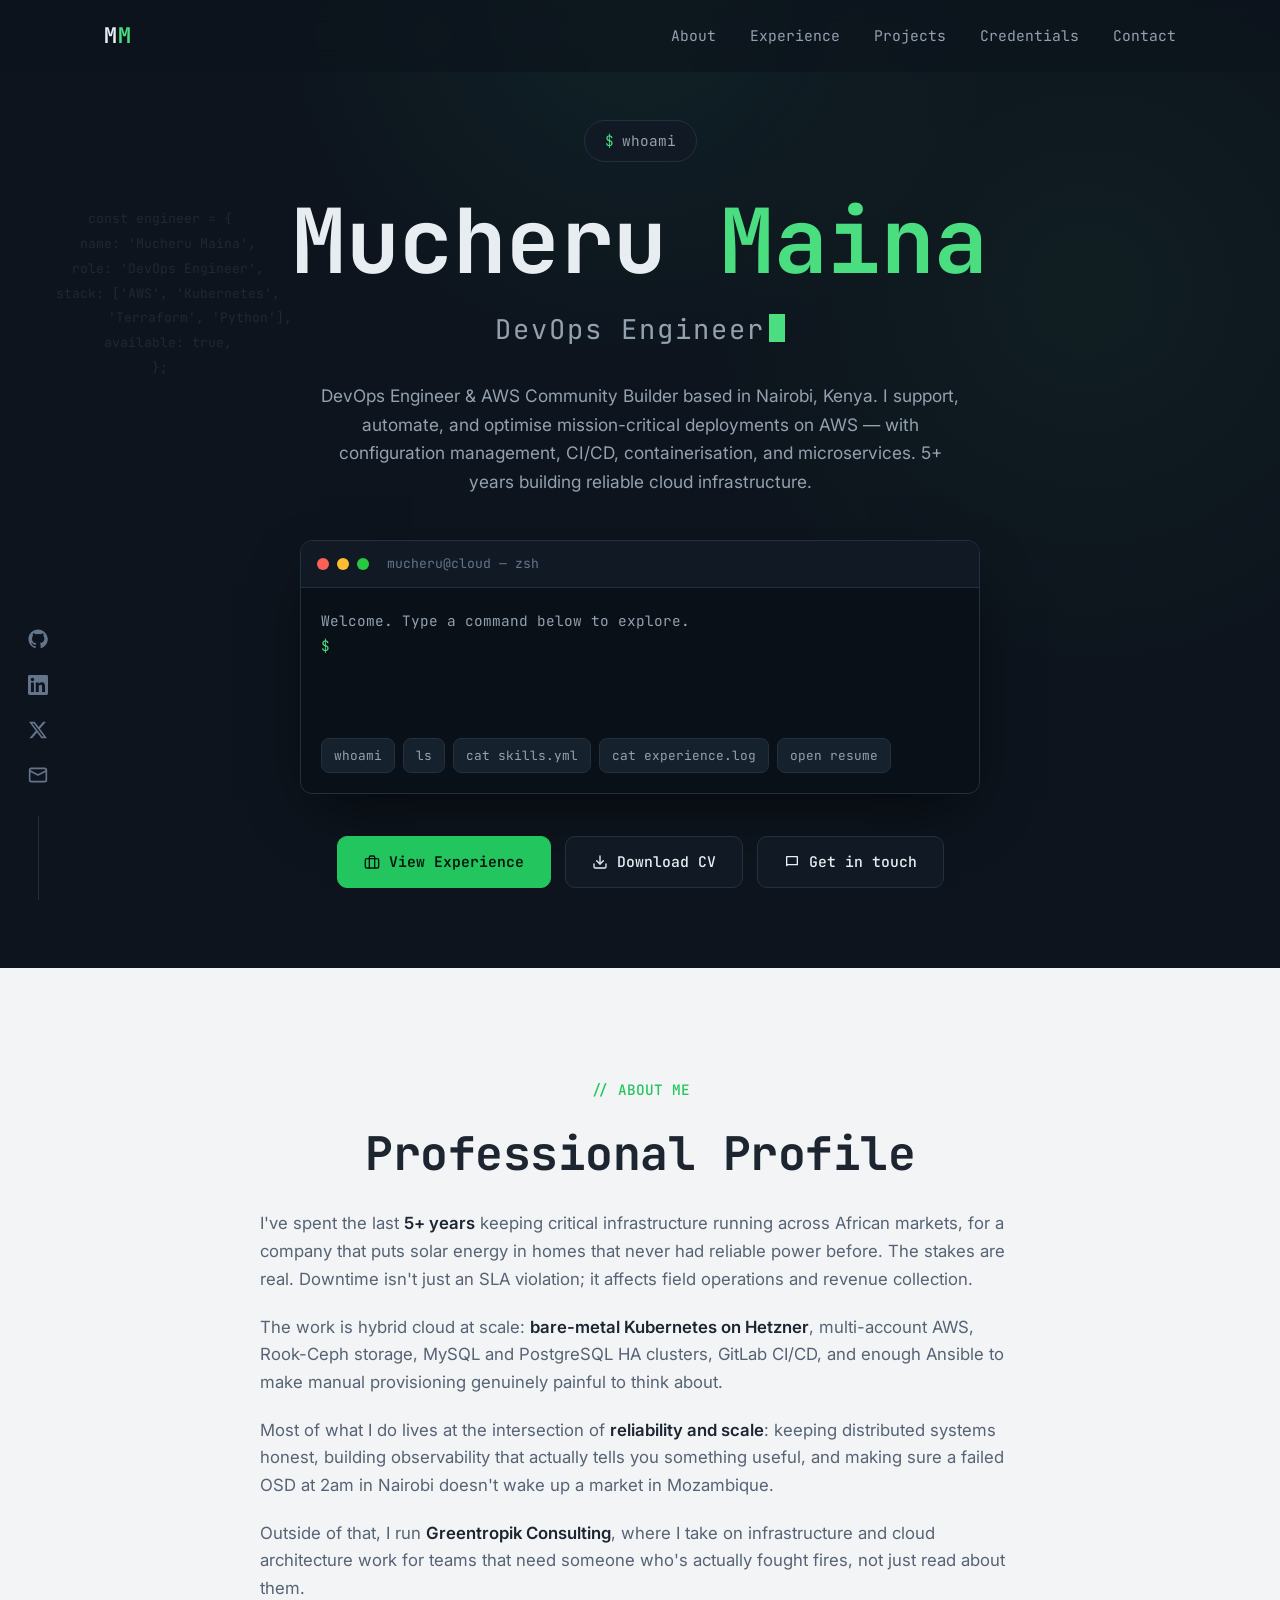
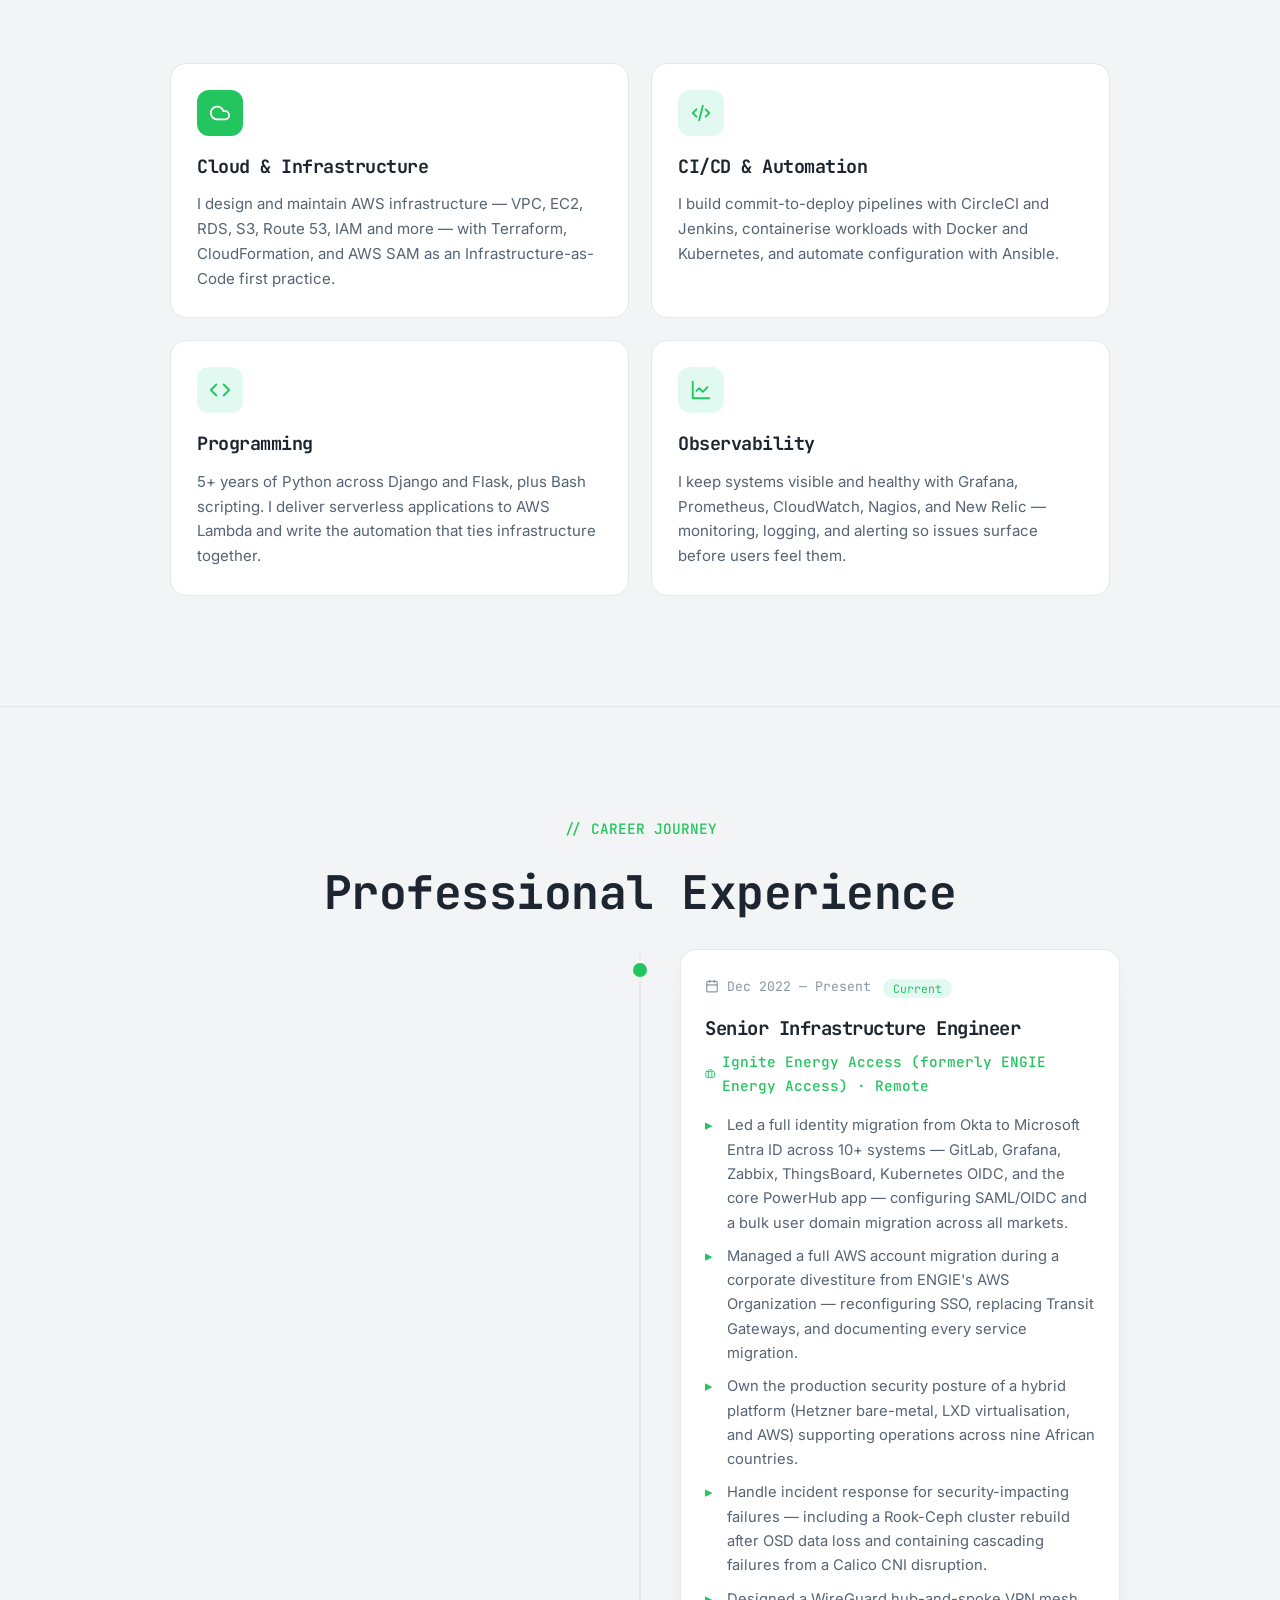
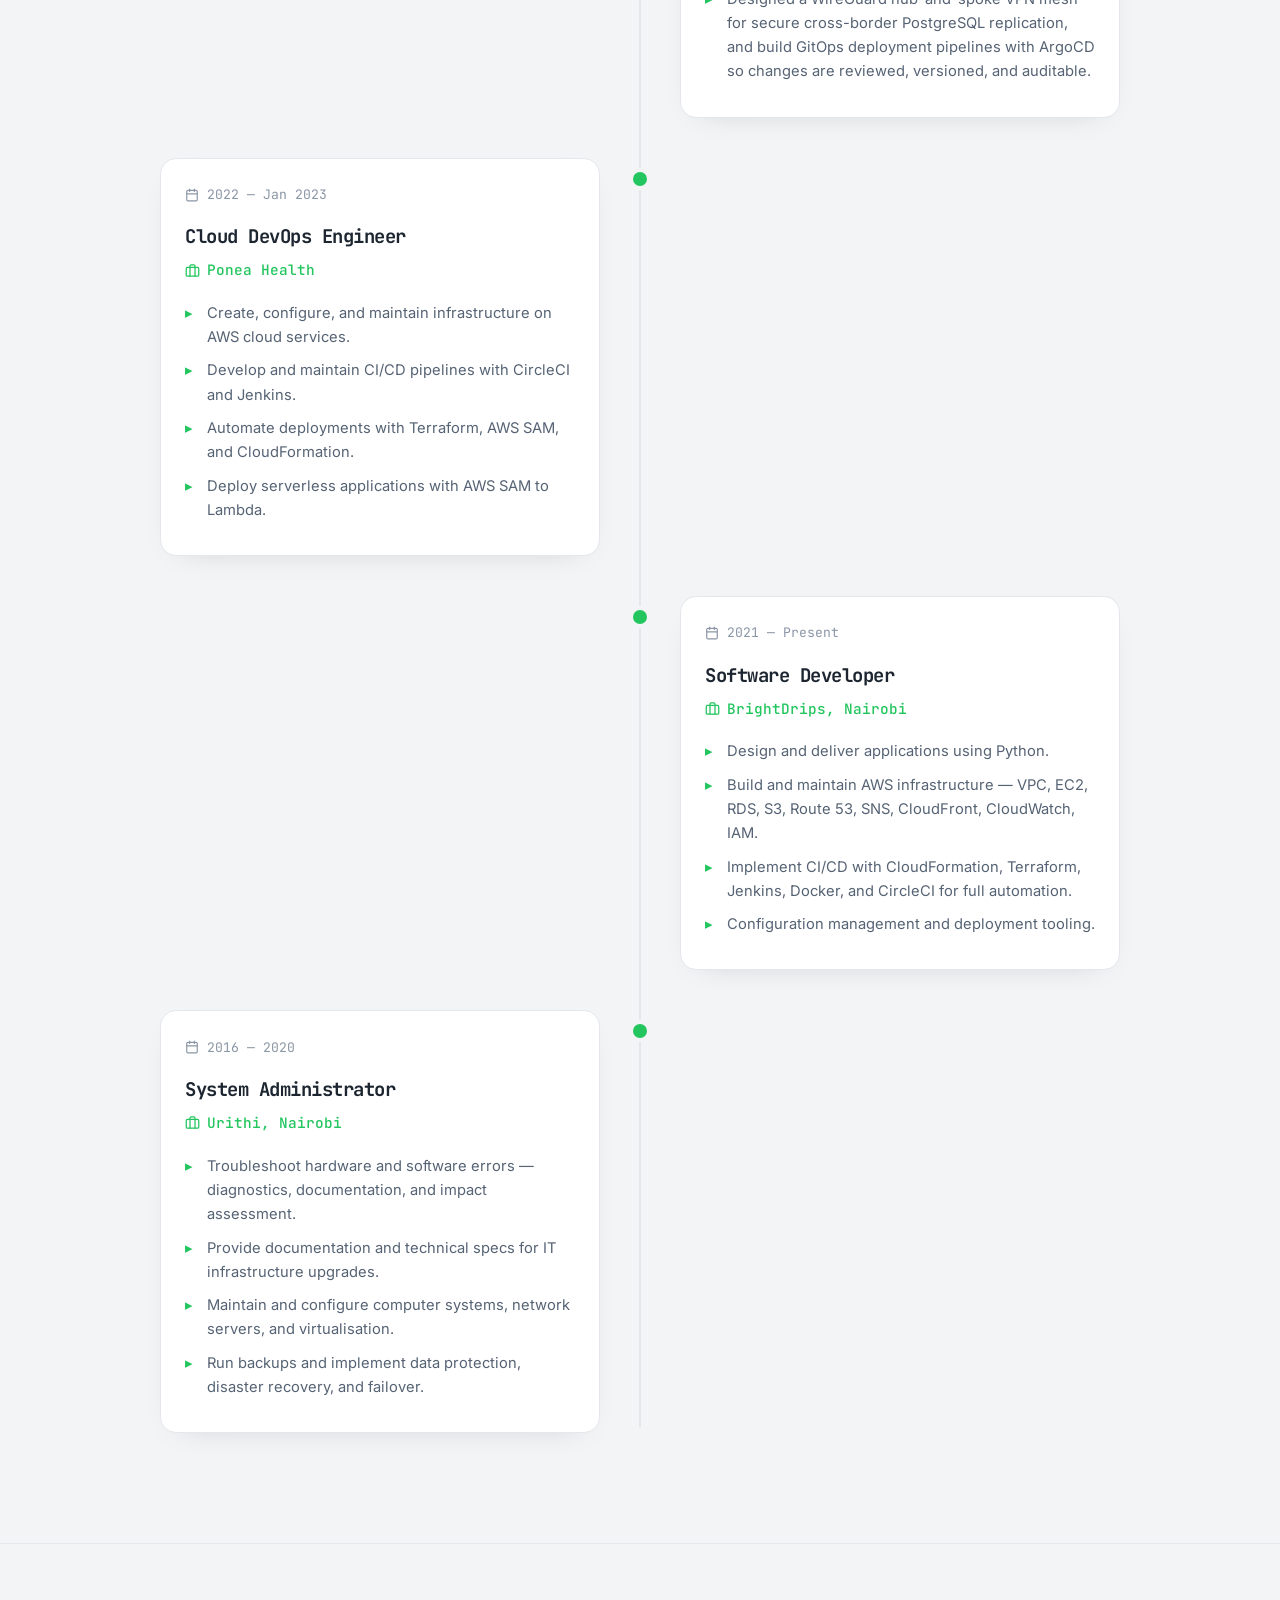
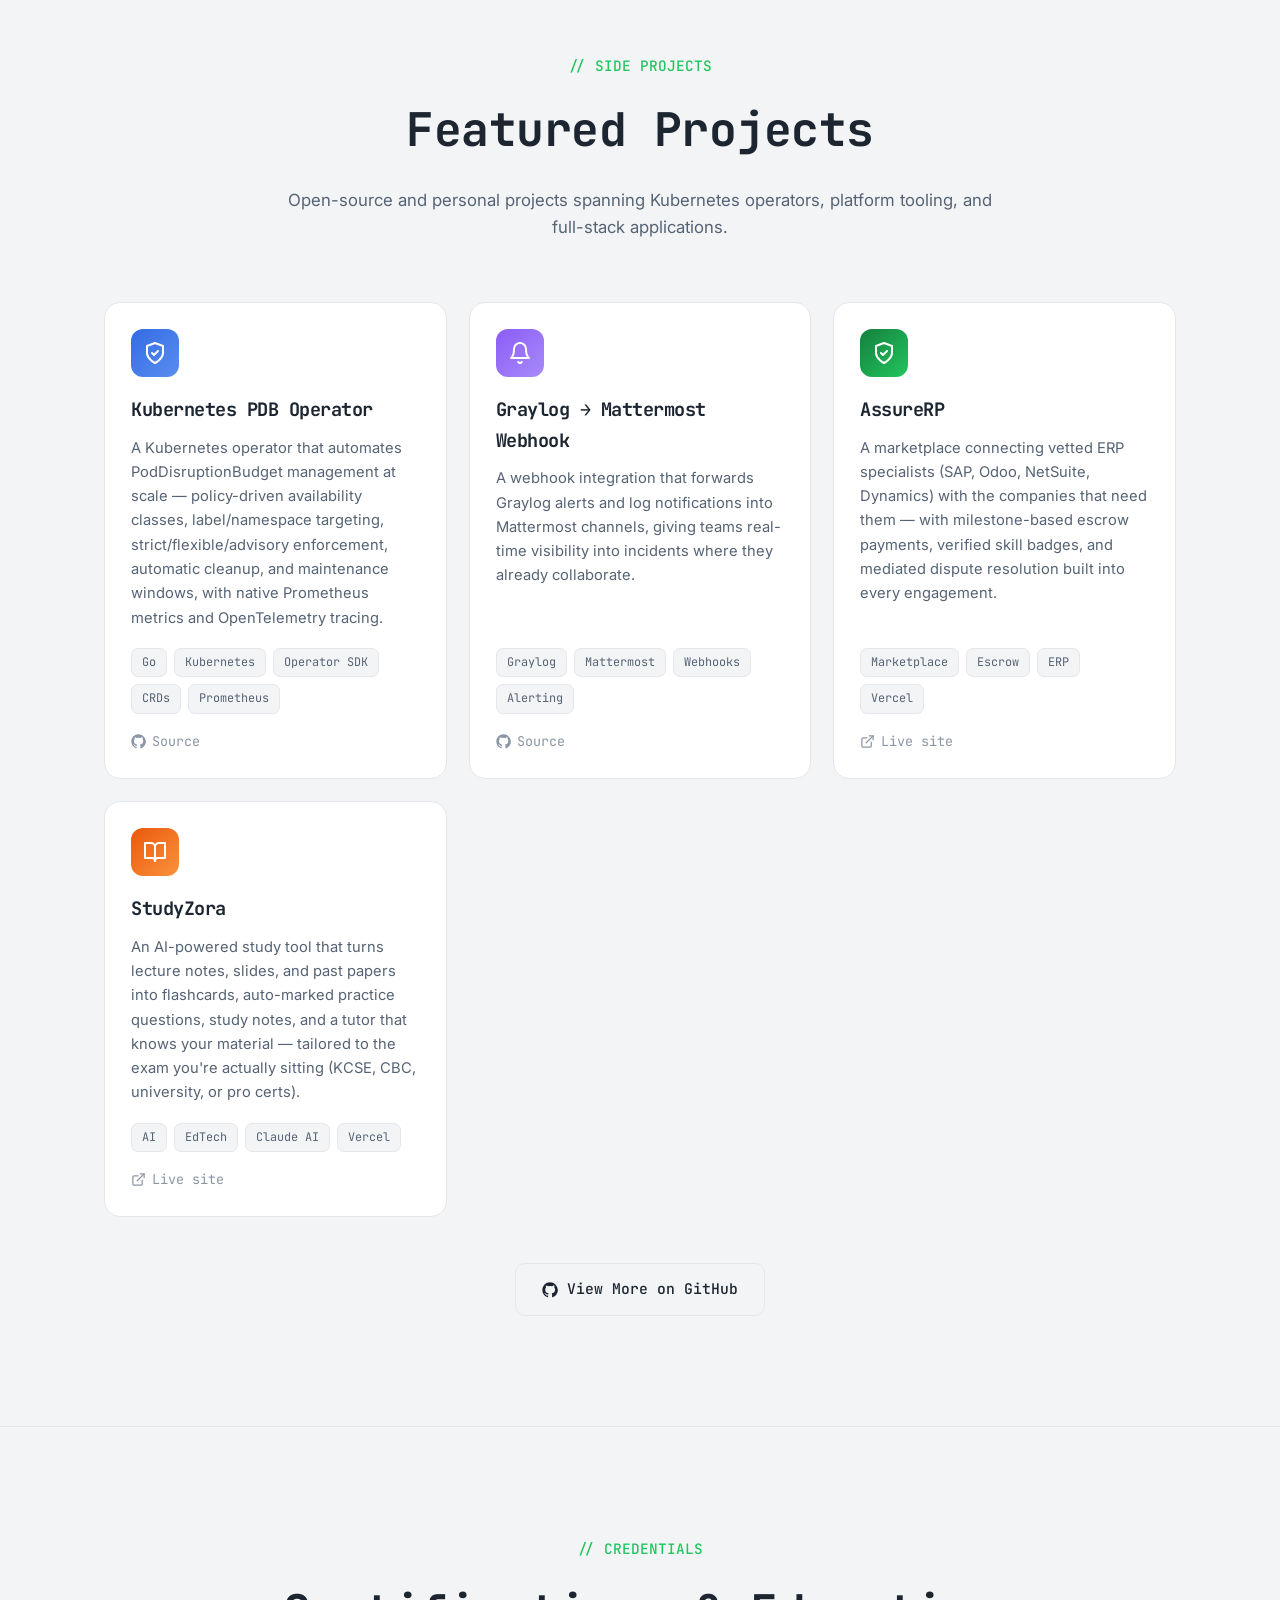
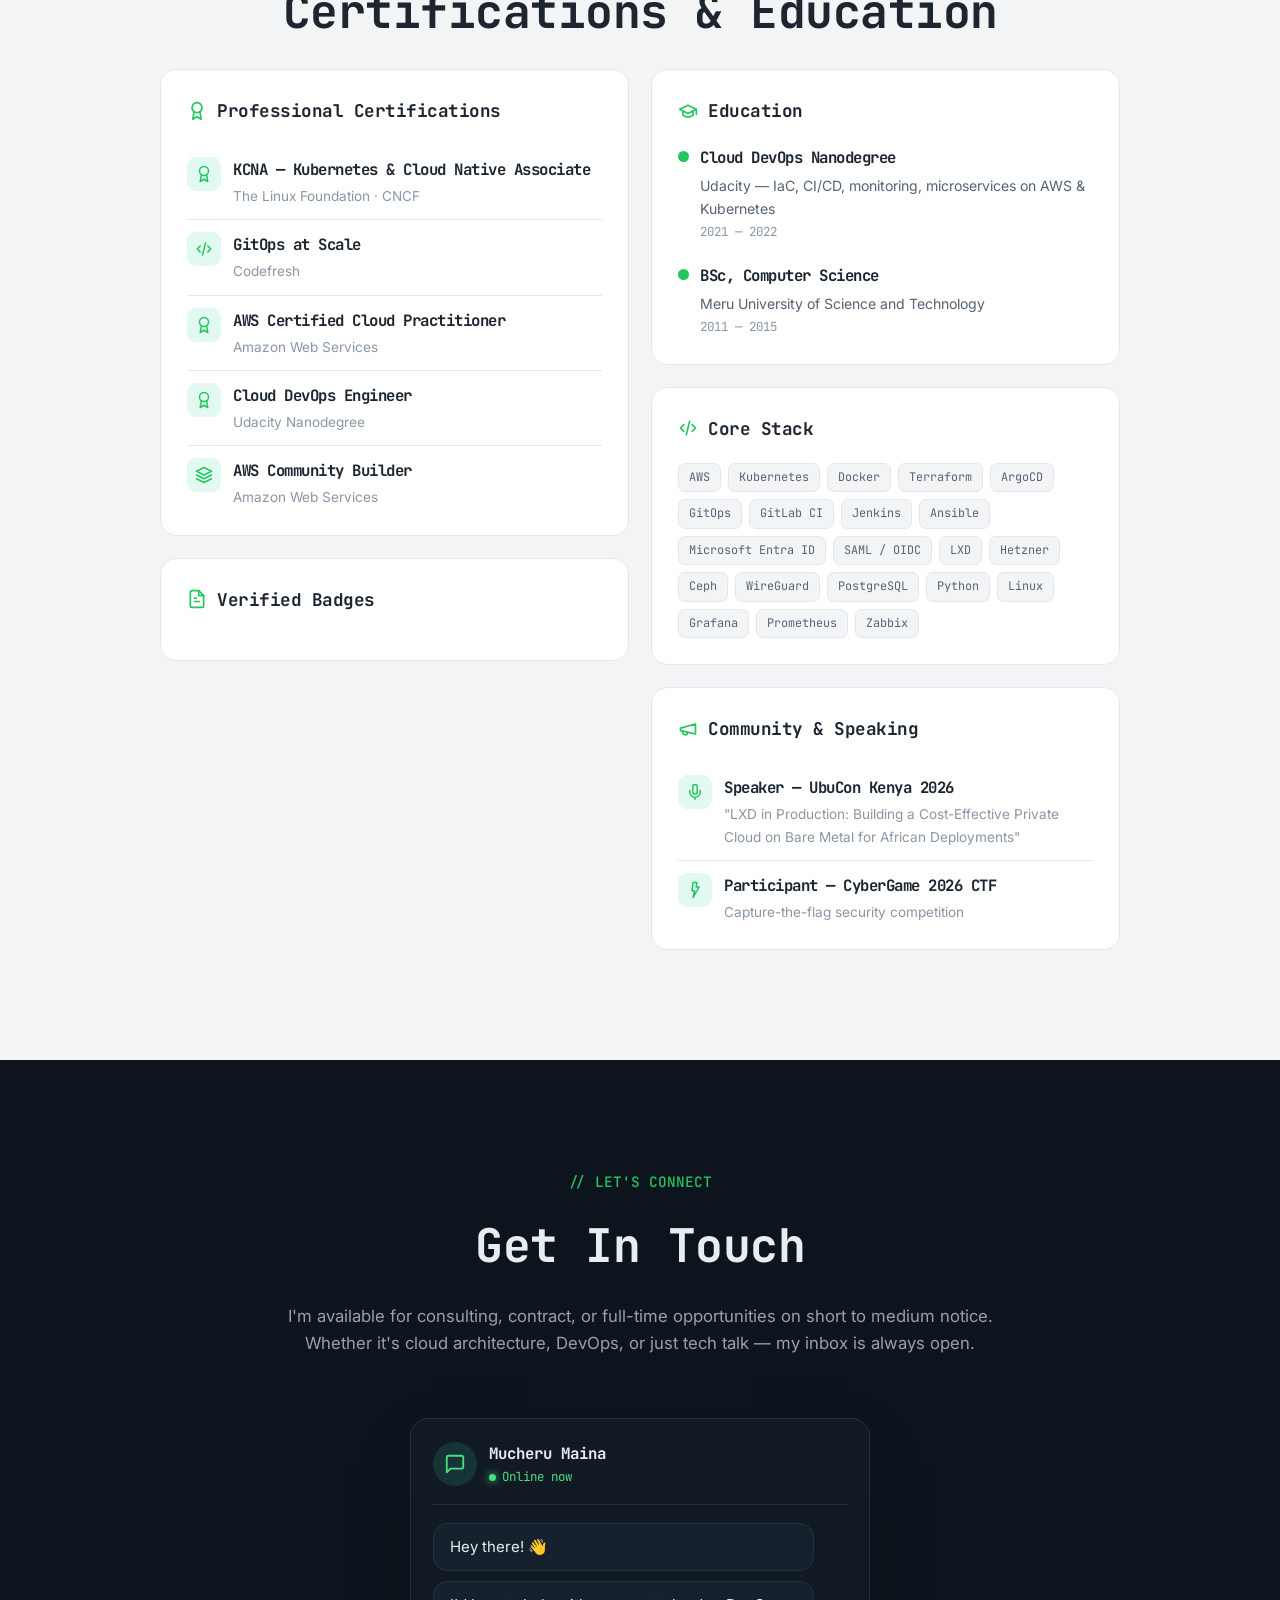
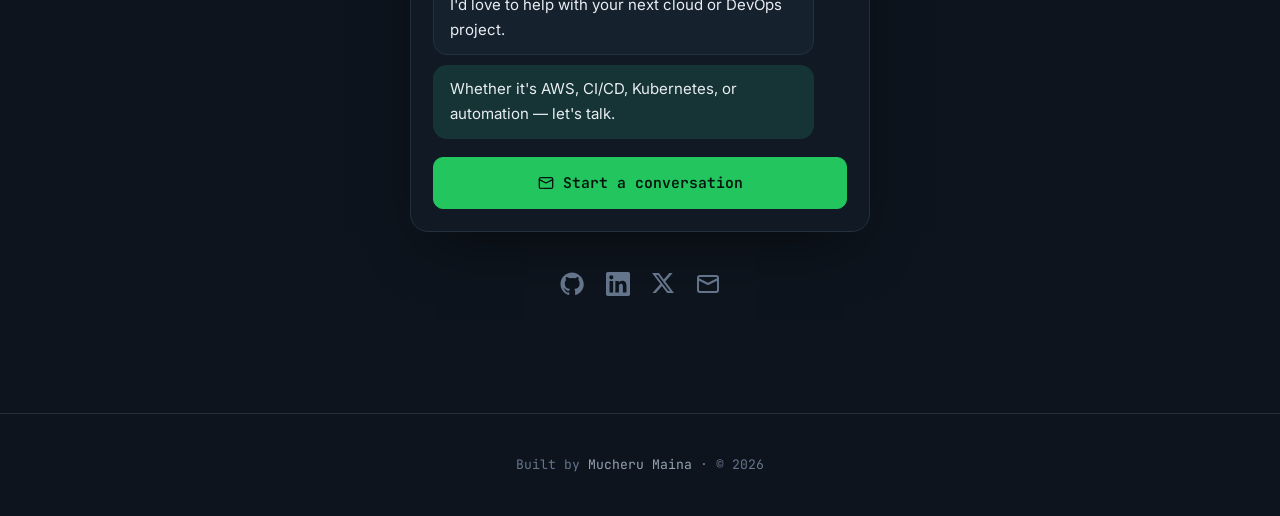
<file: portfolio.html>
<!DOCTYPE html>
<html lang="en">

<head>
  <meta charset="UTF-8">
  <meta name="viewport" content="width=device-width, initial-scale=1">
  <link rel="icon" href="assets/images/favicon.svg" type="image/svg+xml">
  <link rel="alternate icon" href="assets/images/favicon-32.png" type="image/png">
  <title>Portfolio — Mucheru Maina | DevOps Engineer</title>
  <link rel="canonical" href="https://muchezz.github.io/index.html#projects">
  <meta name="robots" content="noindex">
  <meta http-equiv="refresh" content="0; url=index.html#projects">
  <script>window.location.replace('index.html#projects');</script>
  <style>
    body { background:#0b0f14; color:#e6edf3; font-family:-apple-system,BlinkMacSystemFont,"Segoe UI",Roboto,sans-serif;
           display:flex; min-height:100vh; align-items:center; justify-content:center; margin:0; text-align:center; }
    a { color:#5effd6; }
  </style>
</head>

<body>
  <p>Redirecting to my projects… <a href="index.html#projects">Click here if you are not redirected.</a></p>
</body>

</html>
</file>
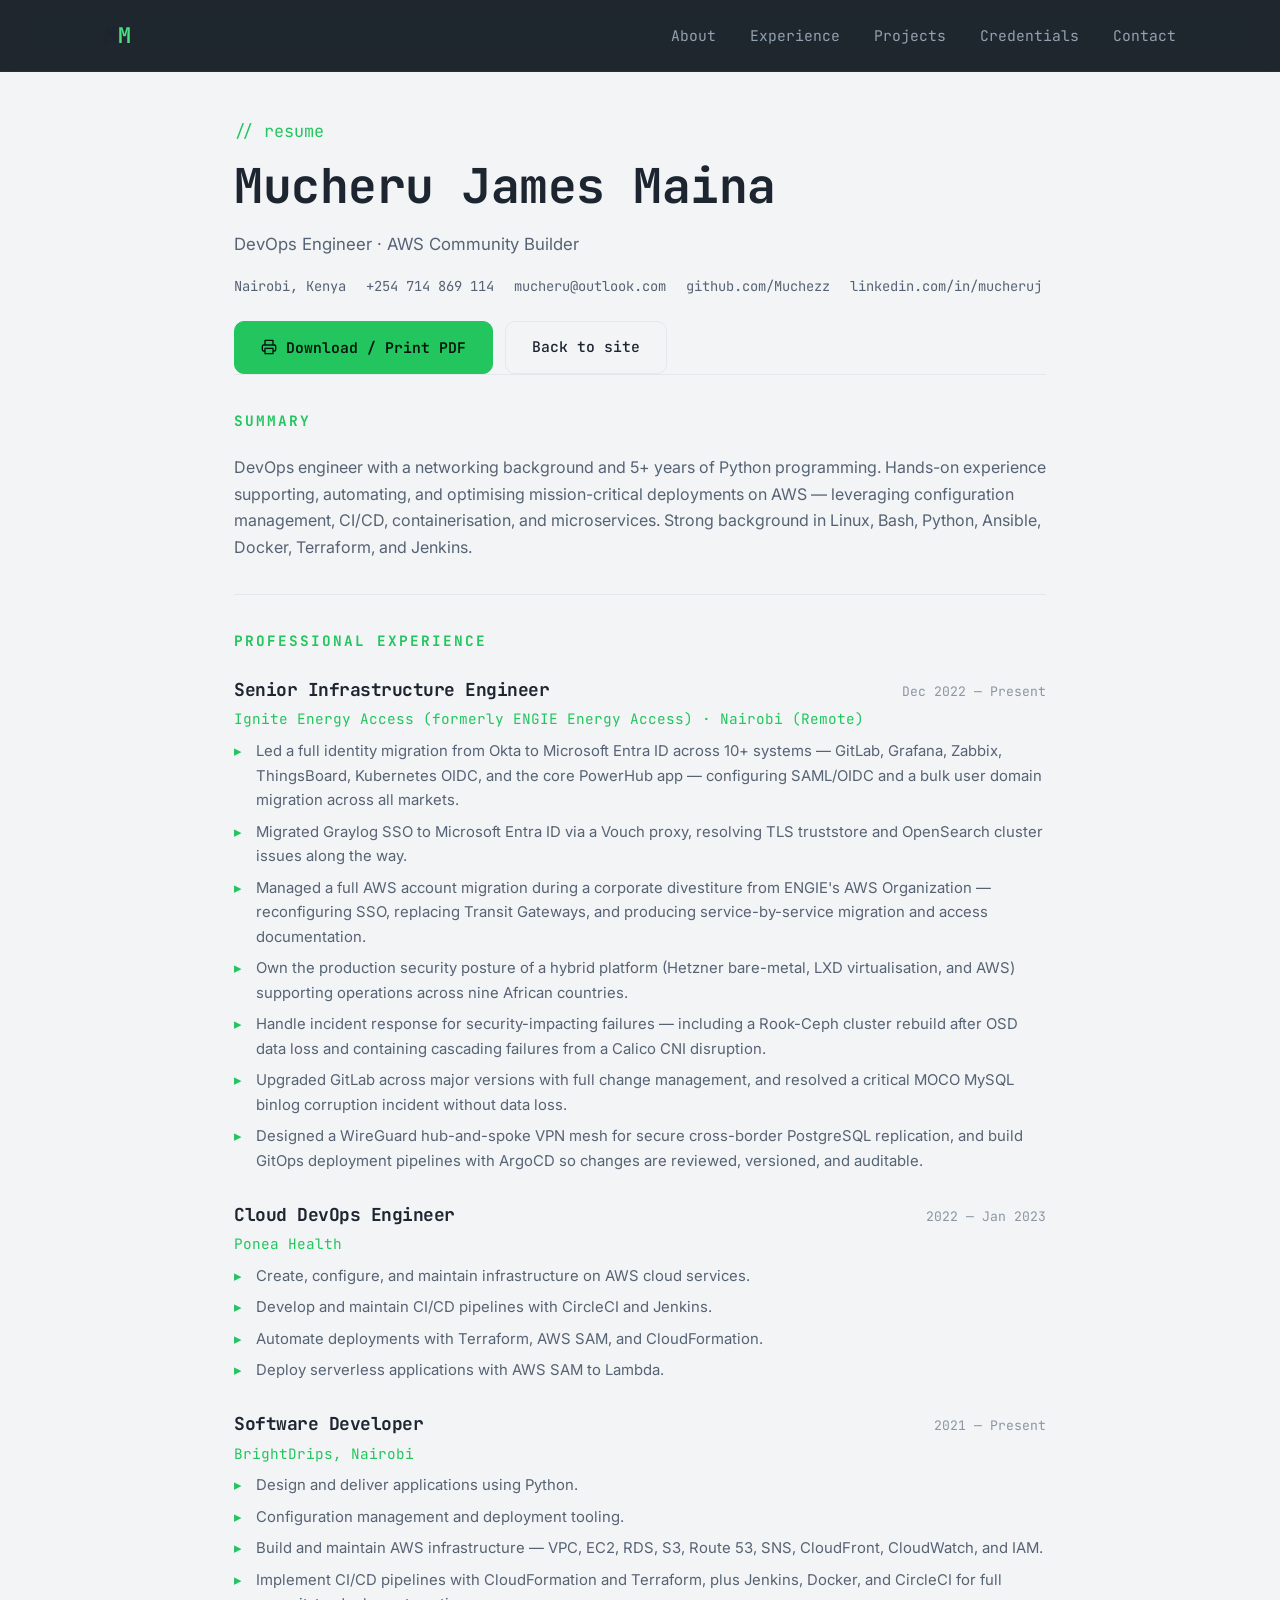
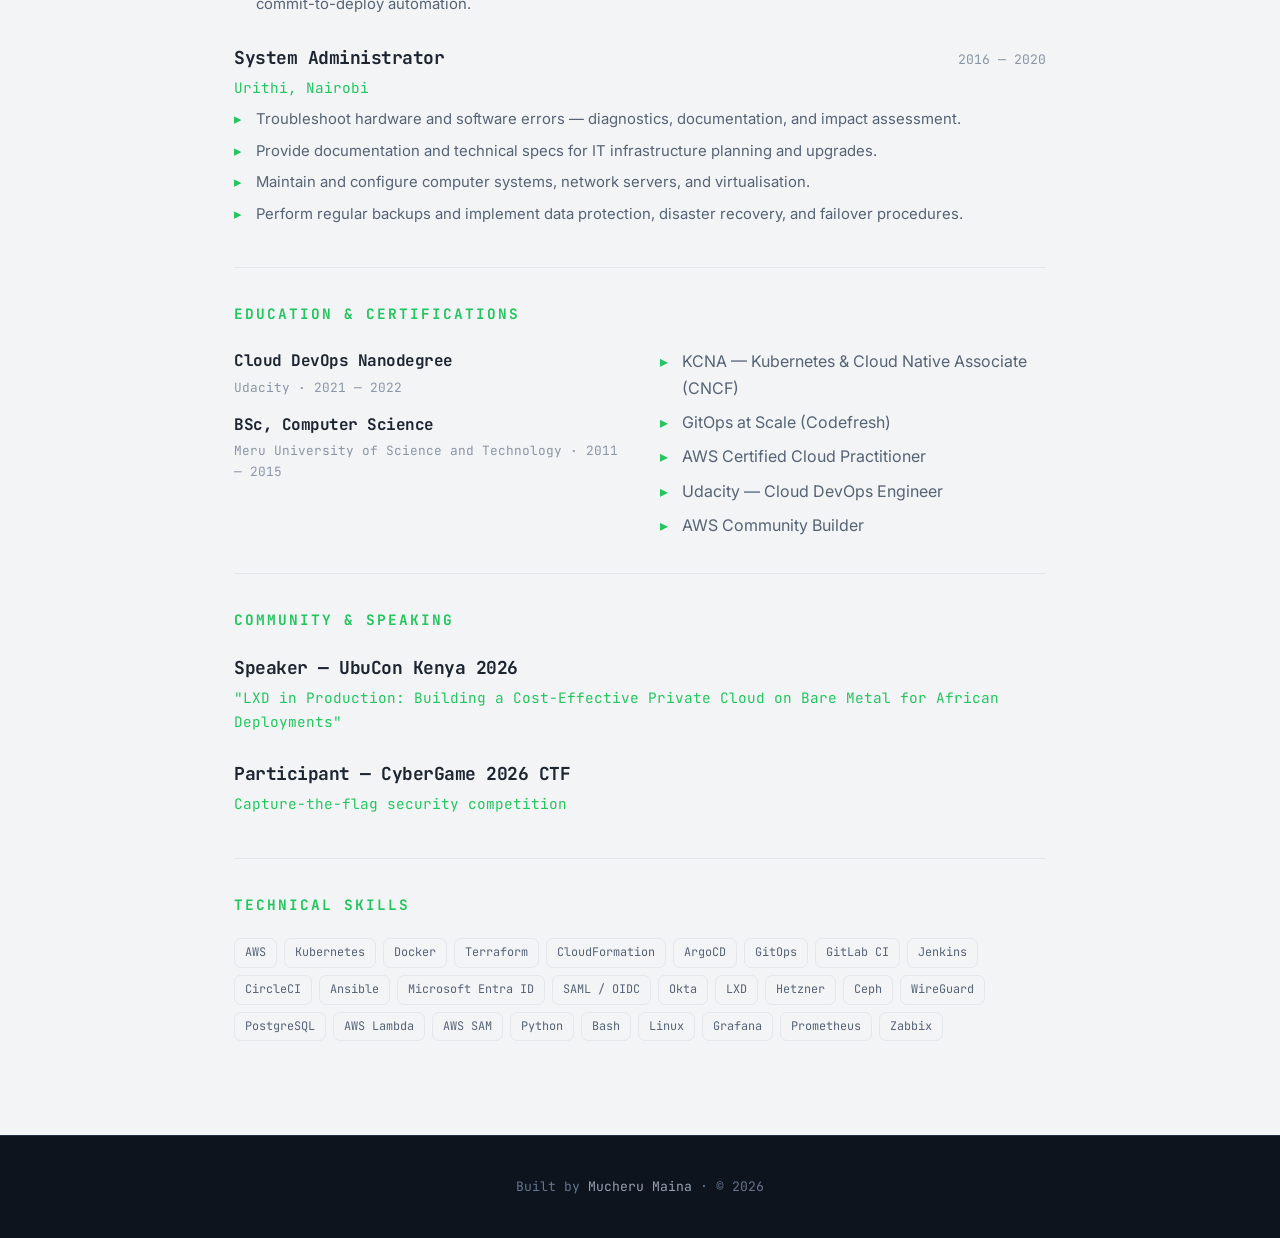
<file: resume.html>
<!DOCTYPE html>
<html lang="en">

<head>
  <meta charset="UTF-8">
  <meta http-equiv="X-UA-Compatible" content="IE=edge">
  <meta name="viewport" content="width=device-width, initial-scale=1">
  <link rel="icon" href="assets/images/favicon.svg" type="image/svg+xml">
  <link rel="alternate icon" href="assets/images/favicon-32.png" type="image/png">
  <link rel="apple-touch-icon" href="assets/images/favicon-180.png">

  <meta name="description" content="Resume of Mucheru Maina - DevOps Engineer with experience in AWS, Kubernetes, Docker, Terraform, CI/CD, and cloud infrastructure. Based in Nairobi, Kenya.">
  <meta name="author" content="Mucheru Maina">

  <meta property="og:type" content="website">
  <meta property="og:title" content="Resume - Mucheru Maina | DevOps Engineer">
  <meta property="og:description" content="Professional experience and qualifications of Mucheru Maina, DevOps Engineer.">
  <meta property="og:url" content="https://muchezz.github.io/resume.html">
  <meta name="twitter:card" content="summary">
  <meta name="twitter:site" content="@mucheeru">

  <title>Resume — Mucheru Maina | DevOps Engineer</title>

  <link rel="preconnect" href="https://fonts.googleapis.com">
  <link rel="preconnect" href="https://fonts.gstatic.com" crossorigin>
  <link rel="stylesheet" href="https://fonts.googleapis.com/css2?family=Inter:wght@400;500;600;700&family=JetBrains+Mono:wght@400;500;700;800&display=swap">
  <link rel="stylesheet" href="assets/css/portfolio.css">
  <style>
    body { background: var(--light); color: var(--light-text); }
    .doc { max-width: 860px; margin: 0 auto; padding: 118px 24px 60px; }
    .r-head h1 { font-size: clamp(2rem, 6vw, 3rem); margin: 0 0 6px; color: var(--light-text); }
    .r-head .role { font-family: var(--font-mono); color: var(--accent-deep); font-size: 1.05rem; }
    .r-contact { display: flex; flex-wrap: wrap; gap: 6px 20px; margin-top: 16px; font-family: var(--font-mono); font-size: 0.86rem; color: var(--light-dim); }
    .r-contact a { color: var(--light-dim); }
    .r-contact a:hover { color: var(--accent-deep); }
    .r-actions { display: flex; gap: 12px; margin-top: 24px; flex-wrap: wrap; }
    .r-section { padding: 34px 0; border-top: 1px solid var(--light-border); }
    .r-section > h2 { font-family: var(--font-mono); font-size: 0.9rem; text-transform: uppercase; letter-spacing: 2px; color: var(--accent-deep); margin: 0 0 22px; }
    .r-job { margin-bottom: 26px; }
    .r-job:last-child { margin-bottom: 0; }
    .r-job .top { display: flex; flex-wrap: wrap; justify-content: space-between; gap: 4px 16px; align-items: baseline; }
    .r-job h3 { font-size: 1.12rem; margin: 0; color: var(--light-text); }
    .r-job .when { font-family: var(--font-mono); font-size: 0.82rem; color: var(--light-mute); }
    .r-job .co { font-family: var(--font-mono); font-size: 0.9rem; color: var(--accent-deep); margin: 3px 0 8px; }
    .r-job ul { list-style: none; margin: 0; padding: 0; }
    .r-job li { position: relative; padding-left: 22px; color: var(--light-dim); font-size: 0.93rem; margin-bottom: 7px; }
    .r-job li::before { content: "▸"; position: absolute; left: 0; color: var(--accent-deep); }
    .r-two { display: grid; grid-template-columns: 1fr 1fr; gap: 40px; }
    .r-edu h4 { margin: 0 0 2px; font-size: 1rem; color: var(--light-text); }
    .r-edu .meta { font-family: var(--font-mono); font-size: 0.8rem; color: var(--light-mute); margin-bottom: 14px; }
    .p, .p a { display: inline; }
    @media (max-width: 640px) { .r-two { grid-template-columns: 1fr; gap: 24px; } }
    @media print {
      .nav, .r-actions, .footer { display: none !important; }
      body { background: #fff; }
      .doc { padding: 0; max-width: none; }
      .r-section { padding: 20px 0; }
      a { color: #111 !important; }
      .ptag { border-color: #ccc; }
    }
  </style>
</head>

<body>

  <header class="nav scrolled" id="nav">
    <div class="nav-inner">
      <a href="index.html" class="brand">M<span class="g">M</span></a>
      <nav>
        <ul class="nav-links" id="navLinks">
          <li><a href="index.html#about">About</a></li>
          <li><a href="index.html#experience">Experience</a></li>
          <li><a href="index.html#projects">Projects</a></li>
          <li><a href="index.html#credentials">Credentials</a></li>
          <li><a href="index.html#contact">Contact</a></li>
        </ul>
      </nav>
      <button class="nav-toggle" id="navToggle" aria-label="Toggle navigation" aria-expanded="false">
        <span></span><span></span><span></span>
      </button>
    </div>
  </header>

  <main class="doc">
    <div class="r-head">
      <div class="role">// resume</div>
      <h1>Mucheru James Maina</h1>
      <div style="color:var(--light-dim);font-size:1.05rem;">DevOps Engineer · AWS Community Builder</div>
      <div class="r-contact">
        <span>Nairobi, Kenya</span>
        <a href="tel:+254714869114">+254 714 869 114</a>
        <a href="mailto:mucheru@outlook.com">mucheru@outlook.com</a>
        <a href="https://github.com/Muchezz" target="_blank" rel="noopener noreferrer">github.com/Muchezz</a>
        <a href="https://www.linkedin.com/in/mucheruj" target="_blank" rel="noopener noreferrer">linkedin.com/in/mucheruj</a>
      </div>
      <div class="r-actions">
        <button class="btn btn-solid" onclick="window.print()">
          <svg width="16" height="16" viewBox="0 0 24 24" fill="none" stroke="currentColor" stroke-width="2" stroke-linecap="round" stroke-linejoin="round"><path d="M6 9V2h12v7M6 18H4a2 2 0 0 1-2-2v-5a2 2 0 0 1 2-2h16a2 2 0 0 1 2 2v5a2 2 0 0 1-2 2h-2M6 14h12v8H6z"/></svg>
          Download / Print PDF
        </button>
        <a class="btn btn-outline-light" href="index.html">Back to site</a>
      </div>
    </div>

    <section class="r-section">
      <h2>Summary</h2>
      <p style="color:var(--light-dim);margin:0;">
        DevOps engineer with a networking background and 5+ years of Python programming. Hands-on
        experience supporting, automating, and optimising mission-critical deployments on AWS —
        leveraging configuration management, CI/CD, containerisation, and microservices. Strong
        background in Linux, Bash, Python, Ansible, Docker, Terraform, and Jenkins.
      </p>
    </section>

    <section class="r-section">
      <h2>Professional Experience</h2>
      <div class="r-job">
        <div class="top"><h3>Senior Infrastructure Engineer</h3><span class="when">Dec 2022 — Present</span></div>
        <div class="co">Ignite Energy Access (formerly ENGIE Energy Access) · Nairobi (Remote)</div>
        <ul>
          <li>Led a full identity migration from Okta to Microsoft Entra ID across 10+ systems — GitLab, Grafana, Zabbix, ThingsBoard, Kubernetes OIDC, and the core PowerHub app — configuring SAML/OIDC and a bulk user domain migration across all markets.</li>
          <li>Migrated Graylog SSO to Microsoft Entra ID via a Vouch proxy, resolving TLS truststore and OpenSearch cluster issues along the way.</li>
          <li>Managed a full AWS account migration during a corporate divestiture from ENGIE's AWS Organization — reconfiguring SSO, replacing Transit Gateways, and producing service-by-service migration and access documentation.</li>
          <li>Own the production security posture of a hybrid platform (Hetzner bare-metal, LXD virtualisation, and AWS) supporting operations across nine African countries.</li>
          <li>Handle incident response for security-impacting failures — including a Rook-Ceph cluster rebuild after OSD data loss and containing cascading failures from a Calico CNI disruption.</li>
          <li>Upgraded GitLab across major versions with full change management, and resolved a critical MOCO MySQL binlog corruption incident without data loss.</li>
          <li>Designed a WireGuard hub-and-spoke VPN mesh for secure cross-border PostgreSQL replication, and build GitOps deployment pipelines with ArgoCD so changes are reviewed, versioned, and auditable.</li>
        </ul>
      </div>
      <div class="r-job">
        <div class="top"><h3>Cloud DevOps Engineer</h3><span class="when">2022 — Jan 2023</span></div>
        <div class="co">Ponea Health</div>
        <ul>
          <li>Create, configure, and maintain infrastructure on AWS cloud services.</li>
          <li>Develop and maintain CI/CD pipelines with CircleCI and Jenkins.</li>
          <li>Automate deployments with Terraform, AWS SAM, and CloudFormation.</li>
          <li>Deploy serverless applications with AWS SAM to Lambda.</li>
        </ul>
      </div>
      <div class="r-job">
        <div class="top"><h3>Software Developer</h3><span class="when">2021 — Present</span></div>
        <div class="co">BrightDrips, Nairobi</div>
        <ul>
          <li>Design and deliver applications using Python.</li>
          <li>Configuration management and deployment tooling.</li>
          <li>Build and maintain AWS infrastructure — VPC, EC2, RDS, S3, Route&nbsp;53, SNS, CloudFront, CloudWatch, and IAM.</li>
          <li>Implement CI/CD pipelines with CloudFormation and Terraform, plus Jenkins, Docker, and CircleCI for full commit-to-deploy automation.</li>
        </ul>
      </div>
      <div class="r-job">
        <div class="top"><h3>System Administrator</h3><span class="when">2016 — 2020</span></div>
        <div class="co">Urithi, Nairobi</div>
        <ul>
          <li>Troubleshoot hardware and software errors — diagnostics, documentation, and impact assessment.</li>
          <li>Provide documentation and technical specs for IT infrastructure planning and upgrades.</li>
          <li>Maintain and configure computer systems, network servers, and virtualisation.</li>
          <li>Perform regular backups and implement data protection, disaster recovery, and failover procedures.</li>
        </ul>
      </div>
    </section>

    <section class="r-section">
      <h2>Education &amp; Certifications</h2>
      <div class="r-two">
        <div class="r-edu">
          <h4>Cloud DevOps Nanodegree</h4>
          <div class="meta">Udacity · 2021 — 2022</div>
          <h4>BSc, Computer Science</h4>
          <div class="meta">Meru University of Science and Technology · 2011 — 2015</div>
        </div>
        <div>
          <ul style="list-style:none;margin:0;padding:0;">
            <li style="position:relative;padding-left:22px;color:var(--light-dim);margin-bottom:8px;"><span style="position:absolute;left:0;color:var(--accent-deep);">▸</span>KCNA — Kubernetes &amp; Cloud Native Associate (CNCF)</li>
            <li style="position:relative;padding-left:22px;color:var(--light-dim);margin-bottom:8px;"><span style="position:absolute;left:0;color:var(--accent-deep);">▸</span>GitOps at Scale (Codefresh)</li>
            <li style="position:relative;padding-left:22px;color:var(--light-dim);margin-bottom:8px;"><span style="position:absolute;left:0;color:var(--accent-deep);">▸</span>AWS Certified Cloud Practitioner</li>
            <li style="position:relative;padding-left:22px;color:var(--light-dim);margin-bottom:8px;"><span style="position:absolute;left:0;color:var(--accent-deep);">▸</span>Udacity — Cloud DevOps Engineer</li>
            <li style="position:relative;padding-left:22px;color:var(--light-dim);"><span style="position:absolute;left:0;color:var(--accent-deep);">▸</span>AWS Community Builder</li>
          </ul>
        </div>
      </div>
    </section>

    <section class="r-section">
      <h2>Community &amp; Speaking</h2>
      <div class="r-job">
        <div class="top"><h3>Speaker — UbuCon Kenya 2026</h3></div>
        <div class="co">"LXD in Production: Building a Cost-Effective Private Cloud on Bare Metal for African Deployments"</div>
      </div>
      <div class="r-job">
        <div class="top"><h3>Participant — CyberGame 2026 CTF</h3></div>
        <div class="co">Capture-the-flag security competition</div>
      </div>
    </section>

    <section class="r-section">
      <h2>Technical Skills</h2>
      <div class="project-tags" style="margin:0;">
        <span class="ptag">AWS</span><span class="ptag">Kubernetes</span><span class="ptag">Docker</span>
        <span class="ptag">Terraform</span><span class="ptag">CloudFormation</span><span class="ptag">ArgoCD</span>
        <span class="ptag">GitOps</span><span class="ptag">GitLab CI</span><span class="ptag">Jenkins</span>
        <span class="ptag">CircleCI</span><span class="ptag">Ansible</span><span class="ptag">Microsoft Entra ID</span>
        <span class="ptag">SAML / OIDC</span><span class="ptag">Okta</span><span class="ptag">LXD</span>
        <span class="ptag">Hetzner</span><span class="ptag">Ceph</span><span class="ptag">WireGuard</span>
        <span class="ptag">PostgreSQL</span><span class="ptag">AWS Lambda</span><span class="ptag">AWS SAM</span>
        <span class="ptag">Python</span><span class="ptag">Bash</span><span class="ptag">Linux</span>
        <span class="ptag">Grafana</span><span class="ptag">Prometheus</span><span class="ptag">Zabbix</span>
      </div>
    </section>
  </main>

  <footer class="footer">
    <div class="wrap">
      <p>Built by <a href="https://github.com/Muchezz" target="_blank" rel="noopener noreferrer">Mucheru Maina</a> · &copy; <span id="year"></span></p>
    </div>
  </footer>

  <script>
    document.getElementById('year').textContent = new Date().getFullYear();
    var toggle = document.getElementById('navToggle');
    var links = document.getElementById('navLinks');
    toggle.addEventListener('click', function () {
      var open = links.classList.toggle('open');
      toggle.classList.toggle('open', open);
      toggle.setAttribute('aria-expanded', open ? 'true' : 'false');
    });
  </script>

</body>

</html>
</file>
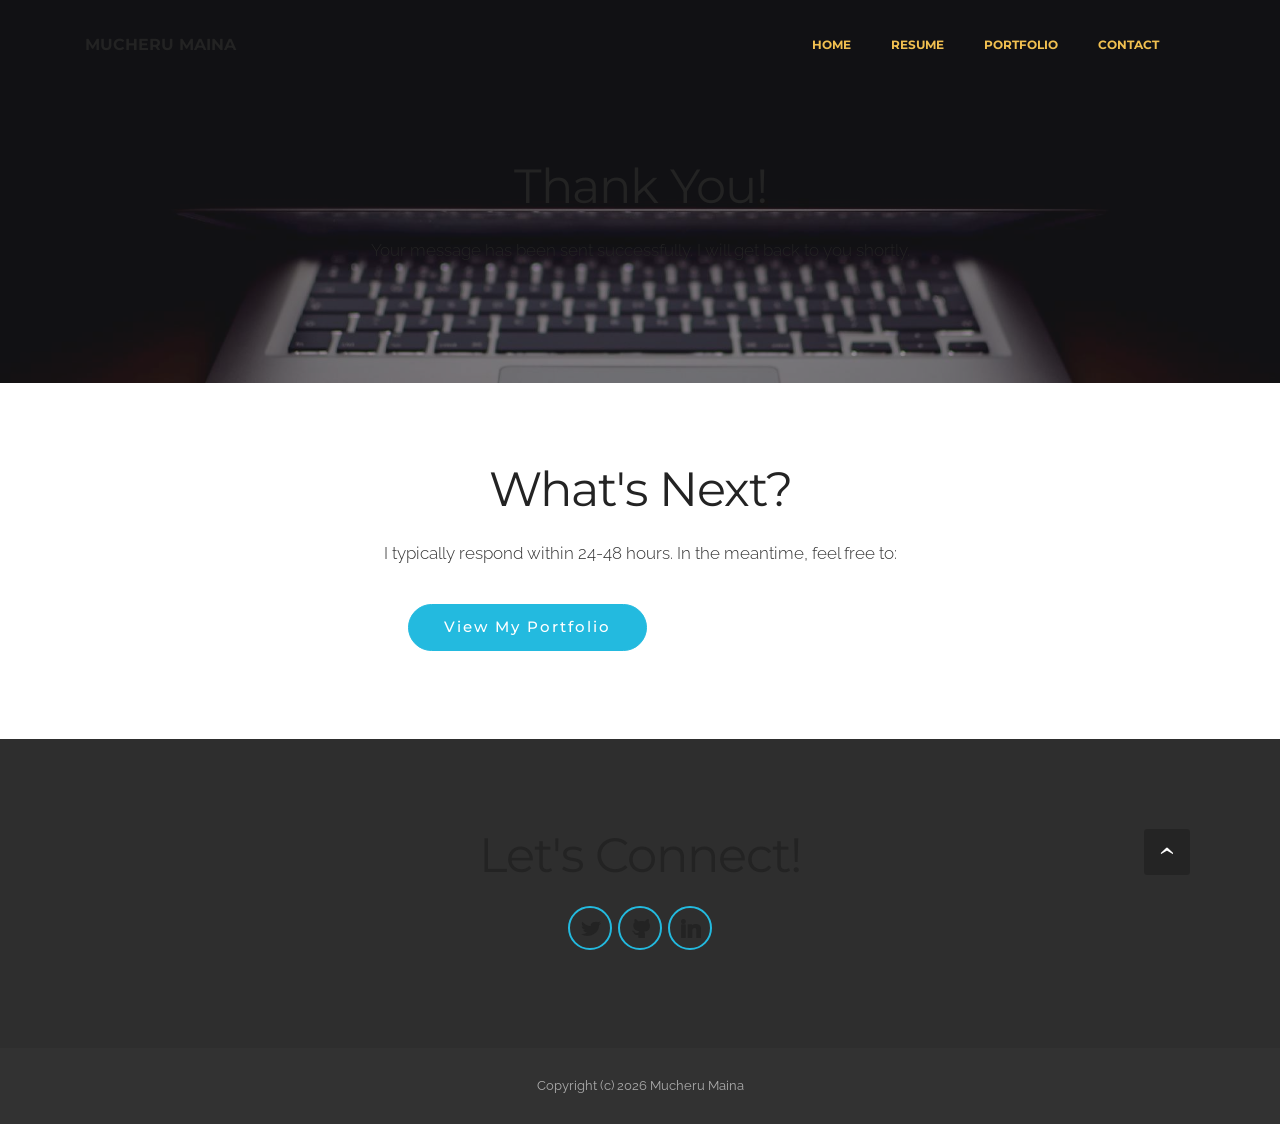
<file: thank-you.html>
<!DOCTYPE html>
<html lang="en">

<head>

  <meta charset="UTF-8">
  <meta http-equiv="X-UA-Compatible" content="IE=edge">
  <meta name="viewport" content="width=device-width, initial-scale=1">
  <link rel="icon" href="assets/images/favicon.svg" type="image/svg+xml">
  <link rel="alternate icon" href="assets/images/favicon-32.png" type="image/png">
  <link rel="apple-touch-icon" href="assets/images/favicon-180.png">
  <meta name="description" content="Thank you for contacting Mucheru Maina. I will get back to you shortly.">
  <meta name="author" content="Mucheru Maina">
  <meta name="robots" content="noindex, nofollow">

  <title>Thank You | Mucheru Maina</title>
  <link rel="stylesheet" href="https://fonts.googleapis.com/css?family=Lora:400,700,400italic,700italic&amp;subset=latin">
  <link rel="stylesheet" href="https://fonts.googleapis.com/css?family=Montserrat:400,700">
  <link rel="stylesheet" href="https://fonts.googleapis.com/css?family=Raleway:100,100i,200,200i,300,300i,400,400i,500,500i,600,600i,700,700i,800,800i,900,900i">
  <link rel="stylesheet" href="assets/bootstrap-material-design-font/css/material.css">
  <link rel="stylesheet" href="assets/tether/tether.min.css">
  <link rel="stylesheet" href="assets/bootstrap/css/bootstrap.min.css">
  <link rel="stylesheet" href="assets/animate.css/animate.min.css">
  <link rel="stylesheet" href="assets/dropdown/css/style.css">
  <link rel="stylesheet" href="assets/socicon/css/socicon.min.css">
  <link rel="stylesheet" href="assets/theme/css/style.css">
  <link rel="stylesheet" href="assets/mobirise/css/mbr-additional.css" type="text/css">

</head>
<body>

<section id="thankyou-menu-0">

    <nav class="navbar navbar-dropdown bg-color transparent navbar-fixed-top">
        <div class="container">

            <div class="mbr-table">
                <div class="mbr-table-cell">

                    <div class="navbar-brand">

                        <a class="navbar-caption" href="index.html">MUCHERU MAINA</a>
                    </div>

                </div>
                <div class="mbr-table-cell">

                    <button class="navbar-toggler pull-xs-right hidden-md-up" type="button" data-toggle="collapse" data-target="#exCollapsingNavbar" aria-expanded="false" aria-controls="exCollapsingNavbar" aria-label="Toggle navigation">
                        <div class="hamburger-icon"></div>
                    </button>

                    <ul class="nav-dropdown collapse pull-xs-right nav navbar-nav navbar-toggleable-sm" id="exCollapsingNavbar"><li class="nav-item"><a class="nav-link link" href="index.html">HOME</a></li><li class="nav-item"><a class="nav-link link" href="resume.html">RESUME</a></li><li class="nav-item"><a class="nav-link link" href="portfolio.html">PORTFOLIO</a></li><li class="nav-item"><a class="nav-link link" href="contact.html">CONTACT</a></li><li class="nav-item nav-btn"></li></ul>
                    <button hidden="" class="navbar-toggler navbar-close" type="button" data-toggle="collapse" data-target="#exCollapsingNavbar">
                        <div class="close-icon"></div>
                    </button>

                </div>
            </div>

        </div>
    </nav>

</section>

<section class="mbr-section article mbr-parallax-background mbr-after-navbar" id="thankyou-header" style="background-image: url(assets/images/6hjtlkjsdqjqle2nipeu-macbook-2000x1325-30.jpg); padding-top: 160px; padding-bottom: 120px;">

    <div class="mbr-overlay" style="opacity: 0.5; background-color: rgb(34, 34, 34);">
    </div>
    <div class="container">
        <div class="row">
            <div class="col-md-8 col-md-offset-2 text-xs-center">
                <h3 class="mbr-section-title display-2"><span style="font-weight: normal;">Thank You!</span></h3>
                <div class="lead"><p>Your message has been sent successfully. I will get back to you shortly.</p></div>
            </div>
        </div>
    </div>

</section>

<section class="mbr-section" id="thankyou-content" style="background-color: rgb(255, 255, 255); padding-top: 80px; padding-bottom: 80px;">

    <div class="container">
        <div class="row">
            <div class="col-xs-12 text-xs-center">
                <h3 class="mbr-section-title display-2"><span style="font-weight: normal;">What's Next?</span></h3>
                <p class="lead" style="color: #333;">
                    I typically respond within 24-48 hours. In the meantime, feel free to:
                </p>
                <div class="mbr-section-btn" style="margin-top: 30px;">
                    <a class="btn btn-lg btn-primary" href="portfolio.html">View My Portfolio</a>
                    <a class="btn btn-lg btn-white-outline" href="index.html">Back to Home</a>
                </div>
            </div>
        </div>
    </div>

</section>

<section class="mbr-section mbr-section-md-padding" id="thankyou-social" style="background-color: rgb(46, 46, 46); padding-top: 90px; padding-bottom: 90px;">

    <div class="container">
        <div class="row">
            <div class="col-md-8 col-md-offset-2 text-xs-center">
                <h3 class="mbr-section-title display-2"><span style="font-weight: normal;">Let's Connect!</span></h3>
                <div>
                    <a class="btn btn-social" title="Twitter" target="_blank" href="https://twitter.com/mucheeru" rel="noopener noreferrer"><i class="socicon socicon-twitter"></i></a>
                    <a class="btn btn-social" title="Github" target="_blank" href="https://github.com/Muchezz" rel="noopener noreferrer"><i class="socicon socicon-github"></i></a>
                    <a class="btn btn-social" title="LinkedIn" target="_blank" href="https://www.linkedin.com/in/mucheruj" rel="noopener noreferrer"><i class="socicon socicon-linkedin"></i></a>
                </div>
            </div>
        </div>
    </div>
</section>

<footer class="mbr-small-footer mbr-section mbr-section-nopadding" id="thankyou-footer" style="background-color: rgb(50, 50, 50); padding-top: 1.75rem; padding-bottom: 1.75rem;">

    <div class="container">
        <p class="text-xs-center">Copyright (c) <script>document.write(new Date().getFullYear())</script> Mucheru Maina</p>
    </div>
</footer>


  <script src="assets/web/assets/jquery/jquery.min.js"></script>
  <script src="assets/tether/tether.min.js"></script>
  <script src="assets/bootstrap/js/bootstrap.min.js"></script>
  <script src="assets/smooth-scroll/SmoothScroll.js"></script>
  <script src="assets/viewportChecker/jquery.viewportchecker.js"></script>
  <script src="assets/dropdown/js/script.min.js"></script>
  <script src="assets/touchSwipe/jquery.touchSwipe.min.js"></script>
  <script src="assets/jarallax/jarallax.js"></script>
  <script src="assets/theme/js/script.js"></script>

  <input name="animation" type="hidden">
  <div id="scrollToTop" class="scrollToTop mbr-arrow-up"><a style="text-align: center;" aria-label="Scroll to top"><i class="mbr-arrow-up-icon"></i></a></div>
</body>
</html>
</file>
<file: assets/css/portfolio.css>
/* =========================================================
   Mucheru Maina — Portfolio
   Terminal / monospace developer portfolio
   (styled after the john-green.dev aesthetic)
   ========================================================= */

:root {
  /* dark palette */
  --dark: #0d141d;
  --dark-2: #111a24;
  --dark-3: #16212e;
  --dark-border: #22303f;
  --dark-text: #e8edf2;
  --dark-dim: #93a1b0;
  --dark-mute: #64748b;

  /* light palette */
  --light: #f3f4f6;
  --light-2: #ffffff;
  --light-border: #e4e7eb;
  --light-text: #1c2530;
  --light-dim: #566374;
  --light-mute: #8a96a5;

  /* accent (green) */
  --accent: #34d399;
  --accent-bright: #4ade80;
  --accent-deep: #22c55e;
  --accent-soft: rgba(52, 211, 153, 0.14);

  --radius: 16px;
  --radius-sm: 10px;
  --maxw: 1120px;
  --font-mono: "JetBrains Mono", "SFMono-Regular", ui-monospace, Menlo, Consolas, monospace;
  --font-sans: "Inter", -apple-system, BlinkMacSystemFont, "Segoe UI", Roboto, sans-serif;
}

* { box-sizing: border-box; }
html { scroll-behavior: smooth; scroll-padding-top: 80px; }

body {
  margin: 0;
  background: var(--dark);
  color: var(--dark-text);
  font-family: var(--font-sans);
  line-height: 1.65;
  -webkit-font-smoothing: antialiased;
  overflow-x: hidden;
}

a { color: inherit; text-decoration: none; }
img { max-width: 100%; display: block; }

.wrap { width: 100%; max-width: var(--maxw); margin: 0 auto; padding: 0 24px; }
.mono { font-family: var(--font-mono); }
.accent { color: var(--accent-bright); }

h1, h2, h3, h4, .heading { font-family: var(--font-mono); font-weight: 700; letter-spacing: -0.5px; }

/* ---------- Section themes ---------- */
.section { padding: 110px 0; position: relative; }
.section-dark { background: var(--dark); color: var(--dark-text); }
.section-light { background: var(--light); color: var(--light-text); }

.eyebrow {
  font-family: var(--font-mono);
  color: var(--accent-deep);
  font-size: 0.9rem;
  font-weight: 500;
  text-align: center;
  display: block;
  margin-bottom: 14px;
}
.section-title {
  font-size: clamp(1.9rem, 4.5vw, 2.9rem);
  text-align: center;
  margin: 0 auto 18px;
  color: inherit;
}
.section-lead {
  text-align: center;
  max-width: 720px;
  margin: 0 auto 60px;
  color: var(--light-dim);
  font-size: 1.05rem;
}
.section-dark .section-lead { color: var(--dark-dim); }

/* ---------- Navbar ---------- */
.nav {
  position: fixed;
  inset: 0 0 auto 0;
  z-index: 100;
  height: 72px;
  display: flex;
  align-items: center;
  backdrop-filter: blur(12px);
  background: rgba(13, 20, 29, 0.72);
  border-bottom: 1px solid transparent;
  transition: background .3s, border-color .3s;
}
.nav.scrolled { background: rgba(13, 20, 29, 0.92); border-bottom-color: var(--dark-border); }
.nav-inner { display: flex; align-items: center; justify-content: space-between; width: 100%; max-width: var(--maxw); margin: 0 auto; padding: 0 24px; }
.brand { font-family: var(--font-mono); font-weight: 700; font-size: 1.35rem; letter-spacing: 1px; }
.brand .g { color: var(--accent-bright); }
.nav-links { display: flex; align-items: center; gap: 34px; list-style: none; margin: 0; padding: 0; }
.nav-links a { font-family: var(--font-mono); font-size: 0.92rem; color: var(--dark-dim); transition: color .2s; }
.nav-links a:hover { color: var(--accent-bright); }

.nav-toggle { display: none; background: none; border: none; color: var(--accent-bright); cursor: pointer; width: 42px; height: 42px; padding: 9px; }
.nav-toggle span { display: block; height: 2px; background: currentColor; margin: 5px 0; border-radius: 2px; transition: transform .3s, opacity .3s; }
.nav-toggle.open span:nth-child(1) { transform: translateY(7px) rotate(45deg); }
.nav-toggle.open span:nth-child(2) { opacity: 0; }
.nav-toggle.open span:nth-child(3) { transform: translateY(-7px) rotate(-45deg); }

/* ---------- Hero ---------- */
.hero {
  min-height: 100vh;
  display: flex;
  flex-direction: column;
  justify-content: center;
  align-items: center;
  text-align: center;
  padding: 120px 0 80px;
  position: relative;
  overflow: hidden;
}
.hero::before {
  content: "";
  position: absolute;
  inset: 0;
  background:
    radial-gradient(600px circle at 50% 0%, rgba(52, 211, 153, 0.08), transparent 60%),
    radial-gradient(700px circle at 85% 30%, rgba(74, 222, 128, 0.05), transparent 55%);
  pointer-events: none;
}
.hero-code {
  position: absolute;
  left: 28px;
  top: 20%;
  font-family: var(--font-mono);
  font-size: 0.82rem;
  line-height: 1.9;
  color: rgba(147, 161, 176, 0.14);
  white-space: pre;
  pointer-events: none;
  user-select: none;
  display: none;
}
.hero-inner { position: relative; z-index: 2; width: 100%; max-width: 900px; padding: 0 24px; }

.whoami-pill {
  display: inline-flex;
  align-items: center;
  gap: 8px;
  font-family: var(--font-mono);
  font-size: 0.9rem;
  color: var(--dark-dim);
  border: 1px solid var(--dark-border);
  background: var(--dark-2);
  border-radius: 100px;
  padding: 8px 20px;
  margin-bottom: 34px;
}
.whoami-pill .prompt { color: var(--accent-bright); }

.hero h1 {
  font-size: clamp(2.8rem, 9vw, 5.6rem);
  line-height: 1.02;
  margin: 0;
  color: var(--dark-text);
}
.hero h1 .last { color: var(--accent-bright); }
.hero-role {
  font-family: var(--font-mono);
  font-size: clamp(1.1rem, 3vw, 1.7rem);
  color: var(--dark-dim);
  margin-top: 20px;
  letter-spacing: 2px;
}
.cursor {
  display: inline-block;
  width: 0.6em;
  height: 1.05em;
  background: var(--accent-bright);
  margin-left: 4px;
  transform: translateY(3px);
  animation: blink 1.1s steps(1) infinite;
}
@keyframes blink { 50% { opacity: 0; } }

.hero-bio {
  max-width: 640px;
  margin: 30px auto 0;
  color: var(--dark-dim);
  font-size: 1.08rem;
}

/* Terminal window */
.terminal {
  margin: 44px auto 0;
  max-width: 680px;
  background: #0a1017;
  border: 1px solid var(--dark-border);
  border-radius: 12px;
  box-shadow: 0 24px 60px -20px rgba(0, 0, 0, 0.7);
  overflow: hidden;
  text-align: left;
}
.terminal-bar {
  display: flex;
  align-items: center;
  gap: 8px;
  padding: 12px 16px;
  background: var(--dark-2);
  border-bottom: 1px solid var(--dark-border);
}
.terminal-bar .dot { width: 12px; height: 12px; border-radius: 50%; }
.terminal-bar .dot.r { background: #ff5f57; }
.terminal-bar .dot.y { background: #febc2e; }
.terminal-bar .dot.g { background: #28c840; }
.terminal-bar .title { font-family: var(--font-mono); font-size: 0.82rem; color: var(--dark-mute); margin-left: 10px; }
.terminal-body {
  font-family: var(--font-mono);
  font-size: 0.9rem;
  padding: 20px;
  min-height: 150px;
  color: var(--dark-dim);
  line-height: 1.75;
}
.terminal-body .line { white-space: pre-wrap; word-break: break-word; }
.terminal-body .cmd { color: var(--dark-text); }
.terminal-body .out { color: var(--dark-dim); }
.terminal-body .ok { color: var(--accent-bright); }
.terminal-body .p { color: var(--accent-bright); margin-right: 8px; }
.terminal-chips { display: flex; flex-wrap: wrap; gap: 8px; padding: 0 20px 20px; }
.chip {
  font-family: var(--font-mono);
  font-size: 0.8rem;
  color: var(--dark-dim);
  background: var(--dark-3);
  border: 1px solid var(--dark-border);
  border-radius: 8px;
  padding: 6px 12px;
  cursor: pointer;
  transition: border-color .2s, color .2s;
}
.chip:hover { border-color: var(--accent); color: var(--accent-bright); }

/* Buttons */
.hero-actions { display: flex; flex-wrap: wrap; gap: 14px; justify-content: center; margin-top: 42px; }
.btn {
  display: inline-flex;
  align-items: center;
  gap: 9px;
  font-family: var(--font-mono);
  font-size: 0.92rem;
  font-weight: 500;
  padding: 13px 26px;
  border-radius: var(--radius-sm);
  cursor: pointer;
  transition: transform .15s, box-shadow .2s, background .2s, border-color .2s;
  border: 1px solid transparent;
}
.btn-solid { background: var(--accent-deep); color: #04140c; border-color: var(--accent-deep); font-weight: 600; }
.btn-solid:hover { background: var(--accent-bright); box-shadow: 0 0 30px -6px var(--accent-soft); transform: translateY(-2px); }
.btn-outline-dark { background: var(--dark-2); color: var(--dark-text); border-color: var(--dark-border); }
.btn-outline-dark:hover { border-color: var(--accent); color: var(--accent-bright); transform: translateY(-2px); }
.btn-outline-light { background: transparent; color: var(--light-text); border-color: var(--light-border); }
.btn-outline-light:hover { border-color: var(--accent-deep); color: var(--accent-deep); transform: translateY(-2px); }

/* ---------- Social rail ---------- */
.social-rail { position: fixed; left: 28px; bottom: 0; z-index: 50; display: flex; flex-direction: column; align-items: center; gap: 18px; }
.social-rail::after { content: ""; width: 1px; height: 84px; background: var(--dark-border); margin-top: 6px; }
.social-rail a { color: var(--dark-mute); transition: color .2s, transform .2s; }
.social-rail a:hover { color: var(--accent-bright); transform: translateY(-3px); }

/* ---------- About / feature cards ---------- */
.about-bio { max-width: 760px; margin: 0 auto 60px; }
.about-bio p { color: var(--light-dim); font-size: 1.05rem; margin: 0 0 20px; text-align: left; }
.about-bio p:last-child { margin-bottom: 0; }
.about-bio strong { color: var(--light-text); font-weight: 600; }
.feature-grid { display: grid; grid-template-columns: 1fr 1fr; gap: 22px; max-width: 940px; margin: 0 auto; }
.feature-card {
  background: var(--light-2);
  border: 1px solid var(--light-border);
  border-radius: var(--radius);
  padding: 26px;
  transition: transform .2s, box-shadow .2s, border-color .2s;
}
.feature-card:hover { transform: translateY(-4px); box-shadow: 0 16px 40px -20px rgba(0,0,0,0.18); border-color: var(--accent); }
.feature-icon {
  width: 46px; height: 46px;
  border-radius: 12px;
  display: flex; align-items: center; justify-content: center;
  background: var(--accent-soft);
  color: var(--accent-deep);
  margin-bottom: 16px;
}
.feature-card.hot .feature-icon { background: var(--accent-deep); color: #fff; }
.feature-card h3 { font-size: 1.15rem; margin: 0 0 10px; color: var(--light-text); }
.feature-card p { margin: 0; color: var(--light-dim); font-size: 0.94rem; }

/* ---------- Zigzag timeline ---------- */
.timeline { position: relative; max-width: 960px; margin: 0 auto; }
.timeline::before {
  content: "";
  position: absolute;
  left: 50%;
  top: 6px; bottom: 6px;
  width: 2px;
  transform: translateX(-50%);
  background: var(--light-border);
}
.tl-row { position: relative; display: flex; margin-bottom: 40px; }
.tl-row:last-child { margin-bottom: 0; }
.tl-row .tl-card { width: calc(50% - 40px); }
.tl-row.left { justify-content: flex-start; }
.tl-row.right { justify-content: flex-end; }
.tl-dot {
  position: absolute;
  left: 50%; top: 14px;
  width: 14px; height: 14px;
  border-radius: 50%;
  background: var(--accent-deep);
  transform: translateX(-50%);
  box-shadow: 0 0 0 4px var(--light);
  z-index: 2;
}
.tl-card {
  background: var(--light-2);
  border: 1px solid var(--light-border);
  border-radius: var(--radius);
  padding: 24px;
  box-shadow: 0 10px 30px -22px rgba(0,0,0,0.25);
  transition: transform .2s, box-shadow .2s;
}
.tl-card:hover { transform: translateY(-3px); box-shadow: 0 18px 44px -22px rgba(0,0,0,0.28); }
.tl-date { display: inline-flex; align-items: center; gap: 8px; font-family: var(--font-mono); font-size: 0.82rem; color: var(--light-mute); }
.tl-badge {
  font-family: var(--font-mono);
  font-size: 0.72rem;
  color: var(--accent-deep);
  background: var(--accent-soft);
  border-radius: 100px;
  padding: 2px 10px;
  margin-left: 8px;
}
.tl-card h3 { font-size: 1.18rem; margin: 12px 0 6px; color: var(--light-text); }
.tl-company { display: inline-flex; align-items: center; gap: 7px; color: var(--accent-deep); font-family: var(--font-mono); font-size: 0.9rem; font-weight: 500; }
.tl-card ul { list-style: none; margin: 16px 0 0; padding: 0; }
.tl-card li { position: relative; padding-left: 22px; color: var(--light-dim); font-size: 0.92rem; margin-bottom: 9px; }
.tl-card li::before { content: "▸"; position: absolute; left: 0; color: var(--accent-deep); }

/* ---------- Project cards ---------- */
.projects-grid { display: grid; grid-template-columns: repeat(3, 1fr); gap: 22px; max-width: 1080px; margin: 0 auto; }
.project-card {
  background: var(--light-2);
  border: 1px solid var(--light-border);
  border-radius: var(--radius);
  padding: 26px;
  display: flex;
  flex-direction: column;
  transition: transform .2s, box-shadow .2s, border-color .2s;
}
.project-card:hover { transform: translateY(-5px); box-shadow: 0 20px 46px -24px rgba(0,0,0,0.22); border-color: var(--accent); }
.project-icon { width: 48px; height: 48px; border-radius: 12px; display: flex; align-items: center; justify-content: center; color: #fff; margin-bottom: 18px; }
.project-card h3 { font-size: 1.16rem; margin: 0 0 10px; color: var(--light-text); }
.project-card p { margin: 0 0 18px; color: var(--light-dim); font-size: 0.92rem; flex: 1; }
.project-tags { display: flex; flex-wrap: wrap; gap: 7px; margin-bottom: 16px; }
.ptag { font-family: var(--font-mono); font-size: 0.74rem; color: var(--light-dim); background: var(--light); border: 1px solid var(--light-border); border-radius: 7px; padding: 4px 10px; }
.project-links { display: flex; gap: 16px; }
.project-links a { font-family: var(--font-mono); font-size: 0.84rem; color: var(--light-mute); display: inline-flex; align-items: center; gap: 6px; transition: color .2s; }
.project-links a:hover { color: var(--accent-deep); }
.center-btn { display: flex; justify-content: center; margin-top: 46px; }

/* ---------- Credentials ---------- */
.cred-grid { display: grid; grid-template-columns: 1fr 1fr; gap: 22px; max-width: 960px; margin: 0 auto; align-items: start; }
.cred-card { background: var(--light-2); border: 1px solid var(--light-border); border-radius: var(--radius); padding: 26px; margin-bottom: 22px; }
.cred-card:last-child { margin-bottom: 0; }
.cred-card > h3 { display: flex; align-items: center; gap: 10px; font-size: 1.1rem; margin: 0 0 20px; color: var(--light-text); }
.cred-card > h3 svg { color: var(--accent-deep); }
.cred-item { display: flex; gap: 12px; align-items: flex-start; padding: 12px 0; border-bottom: 1px solid var(--light-border); }
.cred-item:last-child { border-bottom: none; padding-bottom: 0; }
.cred-item .badge-ic { width: 34px; height: 34px; border-radius: 9px; background: var(--accent-soft); color: var(--accent-deep); display: flex; align-items: center; justify-content: center; flex-shrink: 0; }
.cred-item h4 { font-size: 0.98rem; margin: 0 0 2px; color: var(--light-text); }
.cred-item .sub { font-family: var(--font-sans); font-size: 0.85rem; color: var(--light-mute); }
.edu-line { position: relative; padding-left: 22px; margin-bottom: 20px; }
.edu-line:last-child { margin-bottom: 0; }
.edu-line::before { content: ""; position: absolute; left: 0; top: 6px; width: 11px; height: 11px; border-radius: 50%; background: var(--accent-deep); }
.edu-line h4 { font-size: 0.98rem; margin: 0 0 3px; color: var(--light-text); }
.edu-line .school { font-size: 0.88rem; color: var(--light-dim); }
.edu-line .yr { font-family: var(--font-mono); font-size: 0.78rem; color: var(--light-mute); margin-top: 2px; }
.badges-wrap { display: flex; flex-wrap: wrap; gap: 18px; justify-content: center; margin-top: 12px; }

/* ---------- Contact / chat ---------- */
.chat {
  max-width: 460px;
  margin: 0 auto;
  background: var(--dark-2);
  border: 1px solid var(--dark-border);
  border-radius: 18px;
  padding: 22px;
  text-align: left;
  box-shadow: 0 24px 60px -24px rgba(0,0,0,0.6);
}
.chat-head { display: flex; align-items: center; gap: 12px; padding-bottom: 16px; border-bottom: 1px solid var(--dark-border); margin-bottom: 18px; }
.chat-avatar { width: 44px; height: 44px; border-radius: 50%; background: var(--accent-soft); color: var(--accent-bright); display: flex; align-items: center; justify-content: center; }
.chat-head .name { font-family: var(--font-mono); font-weight: 700; color: var(--dark-text); font-size: 0.98rem; }
.chat-head .status { font-family: var(--font-mono); font-size: 0.78rem; color: var(--accent-bright); display: flex; align-items: center; gap: 6px; }
.chat-head .status::before { content: ""; width: 7px; height: 7px; border-radius: 50%; background: var(--accent-bright); box-shadow: 0 0 8px var(--accent-bright); }
.bubble {
  background: var(--dark-3);
  border: 1px solid var(--dark-border);
  color: var(--dark-text);
  border-radius: 14px;
  padding: 11px 16px;
  margin-bottom: 10px;
  font-size: 0.94rem;
  max-width: 92%;
}
.bubble.me { background: var(--accent-soft); border-color: transparent; }
.chat-cta { margin-top: 18px; }
.chat-cta .btn { width: 100%; justify-content: center; }
.contact-social { display: flex; gap: 22px; justify-content: center; margin-top: 40px; }
.contact-social a { color: var(--dark-mute); transition: color .2s, transform .2s; }
.contact-social a:hover { color: var(--accent-bright); transform: translateY(-3px); }

/* ---------- Footer ---------- */
.footer { padding: 40px 0; background: var(--dark); border-top: 1px solid var(--dark-border); text-align: center; }
.footer p { font-family: var(--font-mono); font-size: 0.82rem; color: var(--dark-mute); margin: 0; }
.footer a { color: var(--dark-dim); }
.footer a:hover { color: var(--accent-bright); }

/* ---------- Reveal ---------- */
.reveal { opacity: 0; transform: translateY(26px); transition: opacity .7s cubic-bezier(.16,.84,.44,1), transform .7s cubic-bezier(.16,.84,.44,1); }
.reveal.visible { opacity: 1; transform: none; }

/* ---------- Responsive ---------- */
@media (min-width: 1100px) { .hero-code { display: block; } }

@media (max-width: 900px) {
  .feature-grid, .projects-grid, .cred-grid { grid-template-columns: 1fr; }
  .projects-grid { max-width: 480px; }
  .social-rail { display: none; }
  /* timeline collapses to single left column */
  .timeline::before { left: 7px; }
  .tl-dot { left: 7px; }
  .tl-row .tl-card { width: 100%; }
  .tl-row.left, .tl-row.right { justify-content: flex-start; padding-left: 34px; }
}

@media (max-width: 640px) {
  .section { padding: 80px 0; }
  .nav-links {
    position: fixed;
    inset: 72px 0 auto 0;
    flex-direction: column;
    background: rgba(13, 20, 29, 0.98);
    backdrop-filter: blur(14px);
    border-bottom: 1px solid var(--dark-border);
    padding: 26px 24px 32px;
    gap: 22px;
    transform: translateY(-130%);
    transition: transform .35s cubic-bezier(.16,.84,.44,1);
  }
  .nav-links.open { transform: translateY(0); }
  .nav-toggle { display: block; }
  .terminal { margin-left: -4px; margin-right: -4px; }
}

@media (prefers-reduced-motion: reduce) {
  html { scroll-behavior: auto; }
  .reveal { opacity: 1; transform: none; transition: none; }
  .cursor { animation: none; }
  * { animation-duration: .001ms !important; transition-duration: .05ms !important; }
}
</file>
<file: assets/bootstrap-material-design-font/css/material.css>
@font-face {
  font-family: 'Material-Design-Icons';
  src: url('../fonts/Material-Design-Icons64ea.eot?3ocs8m');
  src: url('../fonts/Material-Design-Iconsd41d.eot?#iefix3ocs8m') format('embedded-opentype'), url('../fonts/Material-Design-Icons64ea.woff?3ocs8m') format('woff'), url('../fonts/Material-Design-Icons64ea.ttf?3ocs8m') format('truetype'), url('../fonts/Material-Design-Icons64ea.svg?3ocs8m#Material-Design-Icons') format('svg');
  font-weight: normal;
  font-style: normal;
}
[class^="mdi-"],
[class*="mdi-"] {
  speak: none;
  display: inline-block;
  font-style: normal;
  font-variant:normal;
  font-weight:normal;
  /*font-size:24px;*/
  line-height:1;
  font-family:'Material-Design-Icons' !important;
  text-rendering: auto;
  
  -webkit-font-smoothing: antialiased;
  -moz-osx-font-smoothing: grayscale;
  -webkit-transform: translate(0, 0);
      -ms-transform: translate(0, 0);
          transform: translate(0, 0);
}
[class^="mdi-"]:before,
[class*="mdi-"]:before {
  display: inline-block;
  speak: none;
  text-decoration: inherit;
}
[class^="mdi-"].pull-left,
[class*="mdi-"].pull-left {
  margin-right: .3em;
}
[class^="mdi-"].pull-right,
[class*="mdi-"].pull-right {
  margin-left: .3em;
}
[class^="mdi-"].mdi-lg:before,
[class*="mdi-"].mdi-lg:before,
[class^="mdi-"].mdi-lg:after,
[class*="mdi-"].mdi-lg:after {
  font-size: 1.33333333em;
  line-height: 0.75em;
  vertical-align: -15%;
}
[class^="mdi-"].mdi-2x:before,
[class*="mdi-"].mdi-2x:before,
[class^="mdi-"].mdi-2x:after,
[class*="mdi-"].mdi-2x:after {
  font-size: 2em;
}
[class^="mdi-"].mdi-3x:before,
[class*="mdi-"].mdi-3x:before,
[class^="mdi-"].mdi-3x:after,
[class*="mdi-"].mdi-3x:after {
  font-size: 3em;
}
[class^="mdi-"].mdi-4x:before,
[class*="mdi-"].mdi-4x:before,
[class^="mdi-"].mdi-4x:after,
[class*="mdi-"].mdi-4x:after {
  font-size: 4em;
}
[class^="mdi-"].mdi-5x:before,
[class*="mdi-"].mdi-5x:before,
[class^="mdi-"].mdi-5x:after,
[class*="mdi-"].mdi-5x:after {
  font-size: 5em;
}
[class^="mdi-device-signal-cellular-"]:after,
[class^="mdi-device-battery-"]:after,
[class^="mdi-device-battery-charging-"]:after,
[class^="mdi-device-signal-cellular-connected-no-internet-"]:after,
[class^="mdi-device-signal-wifi-"]:after,
[class^="mdi-device-signal-wifi-statusbar-not-connected"]:after,
.mdi-device-network-wifi:after {
  opacity: .3;
  position: absolute;
  left: 0;
  top: 0;
  z-index: 1;
  display: inline-block;
  speak: none;
  text-decoration: inherit;
}
[class^="mdi-device-signal-cellular-"]:after {
  content: "\e758";
}
[class^="mdi-device-battery-"]:after {
  content: "\e735";
}
[class^="mdi-device-battery-charging-"]:after {
  content: "\e733";
}
[class^="mdi-device-signal-cellular-connected-no-internet-"]:after {
  content: "\e75d";
}
[class^="mdi-device-signal-wifi-"]:after,
.mdi-device-network-wifi:after {
  content: "\e765";
}
[class^="mdi-device-signal-wifi-statusbasr-not-connected"]:after {
  content: "\e8f7";
}
.mdi-device-signal-cellular-off:after,
.mdi-device-signal-cellular-null:after,
.mdi-device-signal-cellular-no-sim:after,
.mdi-device-signal-wifi-off:after,
.mdi-device-signal-wifi-4-bar:after,
.mdi-device-signal-cellular-4-bar:after,
.mdi-device-battery-alert:after,
.mdi-device-signal-cellular-connected-no-internet-4-bar:after,
.mdi-device-battery-std:after,
.mdi-device-battery-full .mdi-device-battery-unknown:after {
  content: "";
}
.mdi-fw {
  width: 1.28571429em;
  text-align: center;
}
.mdi-ul {
  padding-left: 0;
  margin-left: 2.14285714em;
  list-style-type: none;
}
.mdi-ul > li {
  position: relative;
}
.mdi-li {
  position: absolute;
  left: -2.14285714em;
  width: 2.14285714em;
  top: 0.14285714em;
  text-align: center;
}
.mdi-li.mdi-lg {
  left: -1.85714286em;
}
.mdi-border {
  padding: .2em .25em .15em;
  border: solid 0.08em #eeeeee;
  border-radius: .1em;
}
.mdi-spin {
  -webkit-animation: mdi-spin 2s infinite linear;
  animation: mdi-spin 2s infinite linear;
  -webkit-transform-origin: 50% 50%;
  -ms-transform-origin: 50% 50%;
      transform-origin: 50% 50%;
}
.mdi-pulse {
  -webkit-animation: mdi-spin 1s steps(8) infinite;
  animation: mdi-spin 1s steps(8) infinite;
  -webkit-transform-origin: 50% 50%;
  -ms-transform-origin: 50% 50%;
      transform-origin: 50% 50%;
}
@-webkit-keyframes mdi-spin {
  0% {
    -webkit-transform: rotate(0deg);
    transform: rotate(0deg);
  }
  100% {
    -webkit-transform: rotate(359deg);
    transform: rotate(359deg);
  }
}
@keyframes mdi-spin {
  0% {
    -webkit-transform: rotate(0deg);
    transform: rotate(0deg);
  }
  100% {
    -webkit-transform: rotate(359deg);
    transform: rotate(359deg);
  }
}
.mdi-rotate-90 {
  filter: progid:DXImageTransform.Microsoft.BasicImage(rotation=1);
  -webkit-transform: rotate(90deg);
  -ms-transform: rotate(90deg);
  transform: rotate(90deg);
}
.mdi-rotate-180 {
  filter: progid:DXImageTransform.Microsoft.BasicImage(rotation=2);
  -webkit-transform: rotate(180deg);
  -ms-transform: rotate(180deg);
  transform: rotate(180deg);
}
.mdi-rotate-270 {
  filter: progid:DXImageTransform.Microsoft.BasicImage(rotation=3);
  -webkit-transform: rotate(270deg);
  -ms-transform: rotate(270deg);
  transform: rotate(270deg);
}
.mdi-flip-horizontal {
  filter: progid:DXImageTransform.Microsoft.BasicImage(rotation=0, mirror=1);
  -webkit-transform: scale(-1, 1);
  -ms-transform: scale(-1, 1);
  transform: scale(-1, 1);
}
.mdi-flip-vertical {
  filter: progid:DXImageTransform.Microsoft.BasicImage(rotation=2, mirror=1);
  -webkit-transform: scale(1, -1);
  -ms-transform: scale(1, -1);
  transform: scale(1, -1);
}
:root .mdi-rotate-90,
:root .mdi-rotate-180,
:root .mdi-rotate-270,
:root .mdi-flip-horizontal,
:root .mdi-flip-vertical {
  -webkit-filter: none;
          filter: none;
}
.mdi-stack {
  position: relative;
  display: inline-block;
  width: 2em;
  height: 2em;
  line-height: 2em;
  vertical-align: middle;
}
.mdi-stack-1x,
.mdi-stack-2x {
  position: absolute;
  left: 0;
  width: 100%;
  text-align: center;
}
.mdi-stack-1x {
  line-height: inherit;
}
.mdi-stack-2x {
  font-size: 2em;
}
.mdi-inverse {
  color: #ffffff;
}
/* Start Icons */
.mdi-action-3d-rotation:before {
  content: "\e600";
}
.mdi-action-accessibility:before {
  content: "\e601";
}
.mdi-action-account-balance-wallet:before {
  content: "\e602";
}
.mdi-action-account-balance:before {
  content: "\e603";
}
.mdi-action-account-box:before {
  content: "\e604";
}
.mdi-action-account-child:before {
  content: "\e605";
}
.mdi-action-account-circle:before {
  content: "\e606";
}
.mdi-action-add-shopping-cart:before {
  content: "\e607";
}
.mdi-action-alarm-add:before {
  content: "\e608";
}
.mdi-action-alarm-off:before {
  content: "\e609";
}
.mdi-action-alarm-on:before {
  content: "\e60a";
}
.mdi-action-alarm:before {
  content: "\e60b";
}
.mdi-action-android:before {
  content: "\e60c";
}
.mdi-action-announcement:before {
  content: "\e60d";
}
.mdi-action-aspect-ratio:before {
  content: "\e60e";
}
.mdi-action-assessment:before {
  content: "\e60f";
}
.mdi-action-assignment-ind:before {
  content: "\e610";
}
.mdi-action-assignment-late:before {
  content: "\e611";
}
.mdi-action-assignment-return:before {
  content: "\e612";
}
.mdi-action-assignment-returned:before {
  content: "\e613";
}
.mdi-action-assignment-turned-in:before {
  content: "\e614";
}
.mdi-action-assignment:before {
  content: "\e615";
}
.mdi-action-autorenew:before {
  content: "\e616";
}
.mdi-action-backup:before {
  content: "\e617";
}
.mdi-action-book:before {
  content: "\e618";
}
.mdi-action-bookmark-outline:before {
  content: "\e619";
}
.mdi-action-bookmark:before {
  content: "\e61a";
}
.mdi-action-bug-report:before {
  content: "\e61b";
}
.mdi-action-cached:before {
  content: "\e61c";
}
.mdi-action-check-circle:before {
  content: "\e61d";
}
.mdi-action-class:before {
  content: "\e61e";
}
.mdi-action-credit-card:before {
  content: "\e61f";
}
.mdi-action-dashboard:before {
  content: "\e620";
}
.mdi-action-delete:before {
  content: "\e621";
}
.mdi-action-description:before {
  content: "\e622";
}
.mdi-action-dns:before {
  content: "\e623";
}
.mdi-action-done-all:before {
  content: "\e624";
}
.mdi-action-done:before {
  content: "\e625";
}
.mdi-action-event:before {
  content: "\e626";
}
.mdi-action-exit-to-app:before {
  content: "\e627";
}
.mdi-action-explore:before {
  content: "\e628";
}
.mdi-action-extension:before {
  content: "\e629";
}
.mdi-action-face-unlock:before {
  content: "\e62a";
}
.mdi-action-favorite-outline:before {
  content: "\e62b";
}
.mdi-action-favorite:before {
  content: "\e62c";
}
.mdi-action-find-in-page:before {
  content: "\e62d";
}
.mdi-action-find-replace:before {
  content: "\e62e";
}
.mdi-action-flip-to-back:before {
  content: "\e62f";
}
.mdi-action-flip-to-front:before {
  content: "\e630";
}
.mdi-action-get-app:before {
  content: "\e631";
}
.mdi-action-grade:before {
  content: "\e632";
}
.mdi-action-group-work:before {
  content: "\e633";
}
.mdi-action-help:before {
  content: "\e634";
}
.mdi-action-highlight-remove:before {
  content: "\e635";
}
.mdi-action-history:before {
  content: "\e636";
}
.mdi-action-home:before {
  content: "\e637";
}
.mdi-action-https:before {
  content: "\e638";
}
.mdi-action-info-outline:before {
  content: "\e639";
}
.mdi-action-info:before {
  content: "\e63a";
}
.mdi-action-input:before {
  content: "\e63b";
}
.mdi-action-invert-colors:before {
  content: "\e63c";
}
.mdi-action-label-outline:before {
  content: "\e63d";
}
.mdi-action-label:before {
  content: "\e63e";
}
.mdi-action-language:before {
  content: "\e63f";
}
.mdi-action-launch:before {
  content: "\e640";
}
.mdi-action-list:before {
  content: "\e641";
}
.mdi-action-lock-open:before {
  content: "\e642";
}
.mdi-action-lock-outline:before {
  content: "\e643";
}
.mdi-action-lock:before {
  content: "\e644";
}
.mdi-action-loyalty:before {
  content: "\e645";
}
.mdi-action-markunread-mailbox:before {
  content: "\e646";
}
.mdi-action-note-add:before {
  content: "\e647";
}
.mdi-action-open-in-browser:before {
  content: "\e648";
}
.mdi-action-open-in-new:before {
  content: "\e649";
}
.mdi-action-open-with:before {
  content: "\e64a";
}
.mdi-action-pageview:before {
  content: "\e64b";
}
.mdi-action-payment:before {
  content: "\e64c";
}
.mdi-action-perm-camera-mic:before {
  content: "\e64d";
}
.mdi-action-perm-contact-cal:before {
  content: "\e64e";
}
.mdi-action-perm-data-setting:before {
  content: "\e64f";
}
.mdi-action-perm-device-info:before {
  content: "\e650";
}
.mdi-action-perm-identity:before {
  content: "\e651";
}
.mdi-action-perm-media:before {
  content: "\e652";
}
.mdi-action-perm-phone-msg:before {
  content: "\e653";
}
.mdi-action-perm-scan-wifi:before {
  content: "\e654";
}
.mdi-action-picture-in-picture:before {
  content: "\e655";
}
.mdi-action-polymer:before {
  content: "\e656";
}
.mdi-action-print:before {
  content: "\e657";
}
.mdi-action-query-builder:before {
  content: "\e658";
}
.mdi-action-question-answer:before {
  content: "\e659";
}
.mdi-action-receipt:before {
  content: "\e65a";
}
.mdi-action-redeem:before {
  content: "\e65b";
}
.mdi-action-reorder:before {
  content: "\e65c";
}
.mdi-action-report-problem:before {
  content: "\e65d";
}
.mdi-action-restore:before {
  content: "\e65e";
}
.mdi-action-room:before {
  content: "\e65f";
}
.mdi-action-schedule:before {
  content: "\e660";
}
.mdi-action-search:before {
  content: "\e661";
}
.mdi-action-settings-applications:before {
  content: "\e662";
}
.mdi-action-settings-backup-restore:before {
  content: "\e663";
}
.mdi-action-settings-bluetooth:before {
  content: "\e664";
}
.mdi-action-settings-cell:before {
  content: "\e665";
}
.mdi-action-settings-display:before {
  content: "\e666";
}
.mdi-action-settings-ethernet:before {
  content: "\e667";
}
.mdi-action-settings-input-antenna:before {
  content: "\e668";
}
.mdi-action-settings-input-component:before {
  content: "\e669";
}
.mdi-action-settings-input-composite:before {
  content: "\e66a";
}
.mdi-action-settings-input-hdmi:before {
  content: "\e66b";
}
.mdi-action-settings-input-svideo:before {
  content: "\e66c";
}
.mdi-action-settings-overscan:before {
  content: "\e66d";
}
.mdi-action-settings-phone:before {
  content: "\e66e";
}
.mdi-action-settings-power:before {
  content: "\e66f";
}
.mdi-action-settings-remote:before {
  content: "\e670";
}
.mdi-action-settings-voice:before {
  content: "\e671";
}
.mdi-action-settings:before {
  content: "\e672";
}
.mdi-action-shop-two:before {
  content: "\e673";
}
.mdi-action-shop:before {
  content: "\e674";
}
.mdi-action-shopping-basket:before {
  content: "\e675";
}
.mdi-action-shopping-cart:before {
  content: "\e676";
}
.mdi-action-speaker-notes:before {
  content: "\e677";
}
.mdi-action-spellcheck:before {
  content: "\e678";
}
.mdi-action-star-rate:before {
  content: "\e679";
}
.mdi-action-stars:before {
  content: "\e67a";
}
.mdi-action-store:before {
  content: "\e67b";
}
.mdi-action-subject:before {
  content: "\e67c";
}
.mdi-action-supervisor-account:before {
  content: "\e67d";
}
.mdi-action-swap-horiz:before {
  content: "\e67e";
}
.mdi-action-swap-vert-circle:before {
  content: "\e67f";
}
.mdi-action-swap-vert:before {
  content: "\e680";
}
.mdi-action-system-update-tv:before {
  content: "\e681";
}
.mdi-action-tab-unselected:before {
  content: "\e682";
}
.mdi-action-tab:before {
  content: "\e683";
}
.mdi-action-theaters:before {
  content: "\e684";
}
.mdi-action-thumb-down:before {
  content: "\e685";
}
.mdi-action-thumb-up:before {
  content: "\e686";
}
.mdi-action-thumbs-up-down:before {
  content: "\e687";
}
.mdi-action-toc:before {
  content: "\e688";
}
.mdi-action-today:before {
  content: "\e689";
}
.mdi-action-track-changes:before {
  content: "\e68a";
}
.mdi-action-translate:before {
  content: "\e68b";
}
.mdi-action-trending-down:before {
  content: "\e68c";
}
.mdi-action-trending-neutral:before {
  content: "\e68d";
}
.mdi-action-trending-up:before {
  content: "\e68e";
}
.mdi-action-turned-in-not:before {
  content: "\e68f";
}
.mdi-action-turned-in:before {
  content: "\e690";
}
.mdi-action-verified-user:before {
  content: "\e691";
}
.mdi-action-view-agenda:before {
  content: "\e692";
}
.mdi-action-view-array:before {
  content: "\e693";
}
.mdi-action-view-carousel:before {
  content: "\e694";
}
.mdi-action-view-column:before {
  content: "\e695";
}
.mdi-action-view-day:before {
  content: "\e696";
}
.mdi-action-view-headline:before {
  content: "\e697";
}
.mdi-action-view-list:before {
  content: "\e698";
}
.mdi-action-view-module:before {
  content: "\e699";
}
.mdi-action-view-quilt:before {
  content: "\e69a";
}
.mdi-action-view-stream:before {
  content: "\e69b";
}
.mdi-action-view-week:before {
  content: "\e69c";
}
.mdi-action-visibility-off:before {
  content: "\e69d";
}
.mdi-action-visibility:before {
  content: "\e69e";
}
.mdi-action-wallet-giftcard:before {
  content: "\e69f";
}
.mdi-action-wallet-membership:before {
  content: "\e6a0";
}
.mdi-action-wallet-travel:before {
  content: "\e6a1";
}
.mdi-action-work:before {
  content: "\e6a2";
}
.mdi-alert-error:before {
  content: "\e6a3";
}
.mdi-alert-warning:before {
  content: "\e6a4";
}
.mdi-av-album:before {
  content: "\e6a5";
}
.mdi-av-closed-caption:before {
  content: "\e6a6";
}
.mdi-av-equalizer:before {
  content: "\e6a7";
}
.mdi-av-explicit:before {
  content: "\e6a8";
}
.mdi-av-fast-forward:before {
  content: "\e6a9";
}
.mdi-av-fast-rewind:before {
  content: "\e6aa";
}
.mdi-av-games:before {
  content: "\e6ab";
}
.mdi-av-hearing:before {
  content: "\e6ac";
}
.mdi-av-high-quality:before {
  content: "\e6ad";
}
.mdi-av-loop:before {
  content: "\e6ae";
}
.mdi-av-mic-none:before {
  content: "\e6af";
}
.mdi-av-mic-off:before {
  content: "\e6b0";
}
.mdi-av-mic:before {
  content: "\e6b1";
}
.mdi-av-movie:before {
  content: "\e6b2";
}
.mdi-av-my-library-add:before {
  content: "\e6b3";
}
.mdi-av-my-library-books:before {
  content: "\e6b4";
}
.mdi-av-my-library-music:before {
  content: "\e6b5";
}
.mdi-av-new-releases:before {
  content: "\e6b6";
}
.mdi-av-not-interested:before {
  content: "\e6b7";
}
.mdi-av-pause-circle-fill:before {
  content: "\e6b8";
}
.mdi-av-pause-circle-outline:before {
  content: "\e6b9";
}
.mdi-av-pause:before {
  content: "\e6ba";
}
.mdi-av-play-arrow:before {
  content: "\e6bb";
}
.mdi-av-play-circle-fill:before {
  content: "\e6bc";
}
.mdi-av-play-circle-outline:before {
  content: "\e6bd";
}
.mdi-av-play-shopping-bag:before {
  content: "\e6be";
}
.mdi-av-playlist-add:before {
  content: "\e6bf";
}
.mdi-av-queue-music:before {
  content: "\e6c0";
}
.mdi-av-queue:before {
  content: "\e6c1";
}
.mdi-av-radio:before {
  content: "\e6c2";
}
.mdi-av-recent-actors:before {
  content: "\e6c3";
}
.mdi-av-repeat-one:before {
  content: "\e6c4";
}
.mdi-av-repeat:before {
  content: "\e6c5";
}
.mdi-av-replay:before {
  content: "\e6c6";
}
.mdi-av-shuffle:before {
  content: "\e6c7";
}
.mdi-av-skip-next:before {
  content: "\e6c8";
}
.mdi-av-skip-previous:before {
  content: "\e6c9";
}
.mdi-av-snooze:before {
  content: "\e6ca";
}
.mdi-av-stop:before {
  content: "\e6cb";
}
.mdi-av-subtitles:before {
  content: "\e6cc";
}
.mdi-av-surround-sound:before {
  content: "\e6cd";
}
.mdi-av-timer:before {
  content: "\e6ce";
}
.mdi-av-video-collection:before {
  content: "\e6cf";
}
.mdi-av-videocam-off:before {
  content: "\e6d0";
}
.mdi-av-videocam:before {
  content: "\e6d1";
}
.mdi-av-volume-down:before {
  content: "\e6d2";
}
.mdi-av-volume-mute:before {
  content: "\e6d3";
}
.mdi-av-volume-off:before {
  content: "\e6d4";
}
.mdi-av-volume-up:before {
  content: "\e6d5";
}
.mdi-av-web:before {
  content: "\e6d6";
}
.mdi-communication-business:before {
  content: "\e6d7";
}
.mdi-communication-call-end:before {
  content: "\e6d8";
}
.mdi-communication-call-made:before {
  content: "\e6d9";
}
.mdi-communication-call-merge:before {
  content: "\e6da";
}
.mdi-communication-call-missed:before {
  content: "\e6db";
}
.mdi-communication-call-received:before {
  content: "\e6dc";
}
.mdi-communication-call-split:before {
  content: "\e6dd";
}
.mdi-communication-call:before {
  content: "\e6de";
}
.mdi-communication-chat:before {
  content: "\e6df";
}
.mdi-communication-clear-all:before {
  content: "\e6e0";
}
.mdi-communication-comment:before {
  content: "\e6e1";
}
.mdi-communication-contacts:before {
  content: "\e6e2";
}
.mdi-communication-dialer-sip:before {
  content: "\e6e3";
}
.mdi-communication-dialpad:before {
  content: "\e6e4";
}
.mdi-communication-dnd-on:before {
  content: "\e6e5";
}
.mdi-communication-email:before {
  content: "\e6e6";
}
.mdi-communication-forum:before {
  content: "\e6e7";
}
.mdi-communication-import-export:before {
  content: "\e6e8";
}
.mdi-communication-invert-colors-off:before {
  content: "\e6e9";
}
.mdi-communication-invert-colors-on:before {
  content: "\e6ea";
}
.mdi-communication-live-help:before {
  content: "\e6eb";
}
.mdi-communication-location-off:before {
  content: "\e6ec";
}
.mdi-communication-location-on:before {
  content: "\e6ed";
}
.mdi-communication-message:before {
  content: "\e6ee";
}
.mdi-communication-messenger:before {
  content: "\e6ef";
}
.mdi-communication-no-sim:before {
  content: "\e6f0";
}
.mdi-communication-phone:before {
  content: "\e6f1";
}
.mdi-communication-portable-wifi-off:before {
  content: "\e6f2";
}
.mdi-communication-quick-contacts-dialer:before {
  content: "\e6f3";
}
.mdi-communication-quick-contacts-mail:before {
  content: "\e6f4";
}
.mdi-communication-ring-volume:before {
  content: "\e6f5";
}
.mdi-communication-stay-current-landscape:before {
  content: "\e6f6";
}
.mdi-communication-stay-current-portrait:before {
  content: "\e6f7";
}
.mdi-communication-stay-primary-landscape:before {
  content: "\e6f8";
}
.mdi-communication-stay-primary-portrait:before {
  content: "\e6f9";
}
.mdi-communication-swap-calls:before {
  content: "\e6fa";
}
.mdi-communication-textsms:before {
  content: "\e6fb";
}
.mdi-communication-voicemail:before {
  content: "\e6fc";
}
.mdi-communication-vpn-key:before {
  content: "\e6fd";
}
.mdi-content-add-box:before {
  content: "\e6fe";
}
.mdi-content-add-circle-outline:before {
  content: "\e6ff";
}
.mdi-content-add-circle:before {
  content: "\e700";
}
.mdi-content-add:before {
  content: "\e701";
}
.mdi-content-archive:before {
  content: "\e702";
}
.mdi-content-backspace:before {
  content: "\e703";
}
.mdi-content-block:before {
  content: "\e704";
}
.mdi-content-clear:before {
  content: "\e705";
}
.mdi-content-content-copy:before {
  content: "\e706";
}
.mdi-content-content-cut:before {
  content: "\e707";
}
.mdi-content-content-paste:before {
  content: "\e708";
}
.mdi-content-create:before {
  content: "\e709";
}
.mdi-content-drafts:before {
  content: "\e70a";
}
.mdi-content-filter-list:before {
  content: "\e70b";
}
.mdi-content-flag:before {
  content: "\e70c";
}
.mdi-content-forward:before {
  content: "\e70d";
}
.mdi-content-gesture:before {
  content: "\e70e";
}
.mdi-content-inbox:before {
  content: "\e70f";
}
.mdi-content-link:before {
  content: "\e710";
}
.mdi-content-mail:before {
  content: "\e711";
}
.mdi-content-markunread:before {
  content: "\e712";
}
.mdi-content-redo:before {
  content: "\e713";
}
.mdi-content-remove-circle-outline:before {
  content: "\e714";
}
.mdi-content-remove-circle:before {
  content: "\e715";
}
.mdi-content-remove:before {
  content: "\e716";
}
.mdi-content-reply-all:before {
  content: "\e717";
}
.mdi-content-reply:before {
  content: "\e718";
}
.mdi-content-report:before {
  content: "\e719";
}
.mdi-content-save:before {
  content: "\e71a";
}
.mdi-content-select-all:before {
  content: "\e71b";
}
.mdi-content-send:before {
  content: "\e71c";
}
.mdi-content-sort:before {
  content: "\e71d";
}
.mdi-content-text-format:before {
  content: "\e71e";
}
.mdi-content-undo:before {
  content: "\e71f";
}
.mdi-editor-attach-file:before {
  content: "\e776";
}
.mdi-editor-attach-money:before {
  content: "\e777";
}
.mdi-editor-border-all:before {
  content: "\e778";
}
.mdi-editor-border-bottom:before {
  content: "\e779";
}
.mdi-editor-border-clear:before {
  content: "\e77a";
}
.mdi-editor-border-color:before {
  content: "\e77b";
}
.mdi-editor-border-horizontal:before {
  content: "\e77c";
}
.mdi-editor-border-inner:before {
  content: "\e77d";
}
.mdi-editor-border-left:before {
  content: "\e77e";
}
.mdi-editor-border-outer:before {
  content: "\e77f";
}
.mdi-editor-border-right:before {
  content: "\e780";
}
.mdi-editor-border-style:before {
  content: "\e781";
}
.mdi-editor-border-top:before {
  content: "\e782";
}
.mdi-editor-border-vertical:before {
  content: "\e783";
}
.mdi-editor-format-align-center:before {
  content: "\e784";
}
.mdi-editor-format-align-justify:before {
  content: "\e785";
}
.mdi-editor-format-align-left:before {
  content: "\e786";
}
.mdi-editor-format-align-right:before {
  content: "\e787";
}
.mdi-editor-format-bold:before {
  content: "\e788";
}
.mdi-editor-format-clear:before {
  content: "\e789";
}
.mdi-editor-format-color-fill:before {
  content: "\e78a";
}
.mdi-editor-format-color-reset:before {
  content: "\e78b";
}
.mdi-editor-format-color-text:before {
  content: "\e78c";
}
.mdi-editor-format-indent-decrease:before {
  content: "\e78d";
}
.mdi-editor-format-indent-increase:before {
  content: "\e78e";
}
.mdi-editor-format-italic:before {
  content: "\e78f";
}
.mdi-editor-format-line-spacing:before {
  content: "\e790";
}
.mdi-editor-format-list-bulleted:before {
  content: "\e791";
}
.mdi-editor-format-list-numbered:before {
  content: "\e792";
}
.mdi-editor-format-paint:before {
  content: "\e793";
}
.mdi-editor-format-quote:before {
  content: "\e794";
}
.mdi-editor-format-size:before {
  content: "\e795";
}
.mdi-editor-format-strikethrough:before {
  content: "\e796";
}
.mdi-editor-format-textdirection-l-to-r:before {
  content: "\e797";
}
.mdi-editor-format-textdirection-r-to-l:before {
  content: "\e798";
}
.mdi-editor-format-underline:before {
  content: "\e799";
}
.mdi-editor-functions:before {
  content: "\e79a";
}
.mdi-editor-insert-chart:before {
  content: "\e79b";
}
.mdi-editor-insert-comment:before {
  content: "\e79c";
}
.mdi-editor-insert-drive-file:before {
  content: "\e79d";
}
.mdi-editor-insert-emoticon:before {
  content: "\e79e";
}
.mdi-editor-insert-invitation:before {
  content: "\e79f";
}
.mdi-editor-insert-link:before {
  content: "\e7a0";
}
.mdi-editor-insert-photo:before {
  content: "\e7a1";
}
.mdi-editor-merge-type:before {
  content: "\e7a2";
}
.mdi-editor-mode-comment:before {
  content: "\e7a3";
}
.mdi-editor-mode-edit:before {
  content: "\e7a4";
}
.mdi-editor-publish:before {
  content: "\e7a5";
}
.mdi-editor-vertical-align-bottom:before {
  content: "\e7a6";
}
.mdi-editor-vertical-align-center:before {
  content: "\e7a7";
}
.mdi-editor-vertical-align-top:before {
  content: "\e7a8";
}
.mdi-editor-wrap-text:before {
  content: "\e7a9";
}
.mdi-file-attachment:before {
  content: "\e7aa";
}
.mdi-file-cloud-circle:before {
  content: "\e7ab";
}
.mdi-file-cloud-done:before {
  content: "\e7ac";
}
.mdi-file-cloud-download:before {
  content: "\e7ad";
}
.mdi-file-cloud-off:before {
  content: "\e7ae";
}
.mdi-file-cloud-queue:before {
  content: "\e7af";
}
.mdi-file-cloud-upload:before {
  content: "\e7b0";
}
.mdi-file-cloud:before {
  content: "\e7b1";
}
.mdi-file-file-download:before {
  content: "\e7b2";
}
.mdi-file-file-upload:before {
  content: "\e7b3";
}
.mdi-file-folder-open:before {
  content: "\e7b4";
}
.mdi-file-folder-shared:before {
  content: "\e7b5";
}
.mdi-file-folder:before {
  content: "\e7b6";
}
.mdi-device-access-alarm:before {
  content: "\e720";
}
.mdi-device-access-alarms:before {
  content: "\e721";
}
.mdi-device-access-time:before {
  content: "\e722";
}
.mdi-device-add-alarm:before {
  content: "\e723";
}
.mdi-device-airplanemode-off:before {
  content: "\e724";
}
.mdi-device-airplanemode-on:before {
  content: "\e725";
}
.mdi-device-battery-20:before {
  content: "\e726";
}
.mdi-device-battery-30:before {
  content: "\e727";
}
.mdi-device-battery-50:before {
  content: "\e728";
}
.mdi-device-battery-60:before {
  content: "\e729";
}
.mdi-device-battery-80:before {
  content: "\e72a";
}
.mdi-device-battery-90:before {
  content: "\e72b";
}
.mdi-device-battery-alert:before {
  content: "\e72c";
}
.mdi-device-battery-charging-20:before {
  content: "\e72d";
}
.mdi-device-battery-charging-30:before {
  content: "\e72e";
}
.mdi-device-battery-charging-50:before {
  content: "\e72f";
}
.mdi-device-battery-charging-60:before {
  content: "\e730";
}
.mdi-device-battery-charging-80:before {
  content: "\e731";
}
.mdi-device-battery-charging-90:before {
  content: "\e732";
}
.mdi-device-battery-charging-full:before {
  content: "\e733";
}
.mdi-device-battery-full:before {
  content: "\e734";
}
.mdi-device-battery-std:before {
  content: "\e735";
}
.mdi-device-battery-unknown:before {
  content: "\e736";
}
.mdi-device-bluetooth-connected:before {
  content: "\e737";
}
.mdi-device-bluetooth-disabled:before {
  content: "\e738";
}
.mdi-device-bluetooth-searching:before {
  content: "\e739";
}
.mdi-device-bluetooth:before {
  content: "\e73a";
}
.mdi-device-brightness-auto:before {
  content: "\e73b";
}
.mdi-device-brightness-high:before {
  content: "\e73c";
}
.mdi-device-brightness-low:before {
  content: "\e73d";
}
.mdi-device-brightness-medium:before {
  content: "\e73e";
}
.mdi-device-data-usage:before {
  content: "\e73f";
}
.mdi-device-developer-mode:before {
  content: "\e740";
}
.mdi-device-devices:before {
  content: "\e741";
}
.mdi-device-dvr:before {
  content: "\e742";
}
.mdi-device-gps-fixed:before {
  content: "\e743";
}
.mdi-device-gps-not-fixed:before {
  content: "\e744";
}
.mdi-device-gps-off:before {
  content: "\e745";
}
.mdi-device-location-disabled:before {
  content: "\e746";
}
.mdi-device-location-searching:before {
  content: "\e747";
}
.mdi-device-multitrack-audio:before {
  content: "\e748";
}
.mdi-device-network-cell:before {
  content: "\e749";
}
.mdi-device-network-wifi:before {
  content: "\e74a";
}
.mdi-device-nfc:before {
  content: "\e74b";
}
.mdi-device-now-wallpaper:before {
  content: "\e74c";
}
.mdi-device-now-widgets:before {
  content: "\e74d";
}
.mdi-device-screen-lock-landscape:before {
  content: "\e74e";
}
.mdi-device-screen-lock-portrait:before {
  content: "\e74f";
}
.mdi-device-screen-lock-rotation:before {
  content: "\e750";
}
.mdi-device-screen-rotation:before {
  content: "\e751";
}
.mdi-device-sd-storage:before {
  content: "\e752";
}
.mdi-device-settings-system-daydream:before {
  content: "\e753";
}
.mdi-device-signal-cellular-0-bar:before {
  content: "\e754";
}
.mdi-device-signal-cellular-1-bar:before {
  content: "\e755";
}
.mdi-device-signal-cellular-2-bar:before {
  content: "\e756";
}
.mdi-device-signal-cellular-3-bar:before {
  content: "\e757";
}
.mdi-device-signal-cellular-4-bar:before {
  content: "\e758";
}
.mdi-signal-wifi-statusbar-connected-no-internet-after:before {
  content: "\e8f6";
}
.mdi-device-signal-cellular-connected-no-internet-0-bar:before {
  content: "\e759";
}
.mdi-device-signal-cellular-connected-no-internet-1-bar:before {
  content: "\e75a";
}
.mdi-device-signal-cellular-connected-no-internet-2-bar:before {
  content: "\e75b";
}
.mdi-device-signal-cellular-connected-no-internet-3-bar:before {
  content: "\e75c";
}
.mdi-device-signal-cellular-connected-no-internet-4-bar:before {
  content: "\e75d";
}
.mdi-device-signal-cellular-no-sim:before {
  content: "\e75e";
}
.mdi-device-signal-cellular-null:before {
  content: "\e75f";
}
.mdi-device-signal-cellular-off:before {
  content: "\e760";
}
.mdi-device-signal-wifi-0-bar:before {
  content: "\e761";
}
.mdi-device-signal-wifi-1-bar:before {
  content: "\e762";
}
.mdi-device-signal-wifi-2-bar:before {
  content: "\e763";
}
.mdi-device-signal-wifi-3-bar:before {
  content: "\e764";
}
.mdi-device-signal-wifi-4-bar:before {
  content: "\e765";
}
.mdi-device-signal-wifi-off:before {
  content: "\e766";
}
.mdi-device-signal-wifi-statusbar-1-bar:before {
  content: "\e767";
}
.mdi-device-signal-wifi-statusbar-2-bar:before {
  content: "\e768";
}
.mdi-device-signal-wifi-statusbar-3-bar:before {
  content: "\e769";
}
.mdi-device-signal-wifi-statusbar-4-bar:before {
  content: "\e76a";
}
.mdi-device-signal-wifi-statusbar-connected-no-internet-:before {
  content: "\e76b";
}
.mdi-device-signal-wifi-statusbar-connected-no-internet:before {
  content: "\e76f";
}
.mdi-device-signal-wifi-statusbar-connected-no-internet-2:before {
  content: "\e76c";
}
.mdi-device-signal-wifi-statusbar-connected-no-internet-3:before {
  content: "\e76d";
}
.mdi-device-signal-wifi-statusbar-connected-no-internet-4:before {
  content: "\e76e";
}
.mdi-signal-wifi-statusbar-not-connected-after:before {
  content: "\e8f7";
}
.mdi-device-signal-wifi-statusbar-not-connected:before {
  content: "\e770";
}
.mdi-device-signal-wifi-statusbar-null:before {
  content: "\e771";
}
.mdi-device-storage:before {
  content: "\e772";
}
.mdi-device-usb:before {
  content: "\e773";
}
.mdi-device-wifi-lock:before {
  content: "\e774";
}
.mdi-device-wifi-tethering:before {
  content: "\e775";
}
.mdi-hardware-cast-connected:before {
  content: "\e7b7";
}
.mdi-hardware-cast:before {
  content: "\e7b8";
}
.mdi-hardware-computer:before {
  content: "\e7b9";
}
.mdi-hardware-desktop-mac:before {
  content: "\e7ba";
}
.mdi-hardware-desktop-windows:before {
  content: "\e7bb";
}
.mdi-hardware-dock:before {
  content: "\e7bc";
}
.mdi-hardware-gamepad:before {
  content: "\e7bd";
}
.mdi-hardware-headset-mic:before {
  content: "\e7be";
}
.mdi-hardware-headset:before {
  content: "\e7bf";
}
.mdi-hardware-keyboard-alt:before {
  content: "\e7c0";
}
.mdi-hardware-keyboard-arrow-down:before {
  content: "\e7c1";
}
.mdi-hardware-keyboard-arrow-left:before {
  content: "\e7c2";
}
.mdi-hardware-keyboard-arrow-right:before {
  content: "\e7c3";
}
.mdi-hardware-keyboard-arrow-up:before {
  content: "\e7c4";
}
.mdi-hardware-keyboard-backspace:before {
  content: "\e7c5";
}
.mdi-hardware-keyboard-capslock:before {
  content: "\e7c6";
}
.mdi-hardware-keyboard-control:before {
  content: "\e7c7";
}
.mdi-hardware-keyboard-hide:before {
  content: "\e7c8";
}
.mdi-hardware-keyboard-return:before {
  content: "\e7c9";
}
.mdi-hardware-keyboard-tab:before {
  content: "\e7ca";
}
.mdi-hardware-keyboard-voice:before {
  content: "\e7cb";
}
.mdi-hardware-keyboard:before {
  content: "\e7cc";
}
.mdi-hardware-laptop-chromebook:before {
  content: "\e7cd";
}
.mdi-hardware-laptop-mac:before {
  content: "\e7ce";
}
.mdi-hardware-laptop-windows:before {
  content: "\e7cf";
}
.mdi-hardware-laptop:before {
  content: "\e7d0";
}
.mdi-hardware-memory:before {
  content: "\e7d1";
}
.mdi-hardware-mouse:before {
  content: "\e7d2";
}
.mdi-hardware-phone-android:before {
  content: "\e7d3";
}
.mdi-hardware-phone-iphone:before {
  content: "\e7d4";
}
.mdi-hardware-phonelink-off:before {
  content: "\e7d5";
}
.mdi-hardware-phonelink:before {
  content: "\e7d6";
}
.mdi-hardware-security:before {
  content: "\e7d7";
}
.mdi-hardware-sim-card:before {
  content: "\e7d8";
}
.mdi-hardware-smartphone:before {
  content: "\e7d9";
}
.mdi-hardware-speaker:before {
  content: "\e7da";
}
.mdi-hardware-tablet-android:before {
  content: "\e7db";
}
.mdi-hardware-tablet-mac:before {
  content: "\e7dc";
}
.mdi-hardware-tablet:before {
  content: "\e7dd";
}
.mdi-hardware-tv:before {
  content: "\e7de";
}
.mdi-hardware-watch:before {
  content: "\e7df";
}
.mdi-image-add-to-photos:before {
  content: "\e7e0";
}
.mdi-image-adjust:before {
  content: "\e7e1";
}
.mdi-image-assistant-photo:before {
  content: "\e7e2";
}
.mdi-image-audiotrack:before {
  content: "\e7e3";
}
.mdi-image-blur-circular:before {
  content: "\e7e4";
}
.mdi-image-blur-linear:before {
  content: "\e7e5";
}
.mdi-image-blur-off:before {
  content: "\e7e6";
}
.mdi-image-blur-on:before {
  content: "\e7e7";
}
.mdi-image-brightness-1:before {
  content: "\e7e8";
}
.mdi-image-brightness-2:before {
  content: "\e7e9";
}
.mdi-image-brightness-3:before {
  content: "\e7ea";
}
.mdi-image-brightness-4:before {
  content: "\e7eb";
}
.mdi-image-brightness-5:before {
  content: "\e7ec";
}
.mdi-image-brightness-6:before {
  content: "\e7ed";
}
.mdi-image-brightness-7:before {
  content: "\e7ee";
}
.mdi-image-brush:before {
  content: "\e7ef";
}
.mdi-image-camera-alt:before {
  content: "\e7f0";
}
.mdi-image-camera-front:before {
  content: "\e7f1";
}
.mdi-image-camera-rear:before {
  content: "\e7f2";
}
.mdi-image-camera-roll:before {
  content: "\e7f3";
}
.mdi-image-camera:before {
  content: "\e7f4";
}
.mdi-image-center-focus-strong:before {
  content: "\e7f5";
}
.mdi-image-center-focus-weak:before {
  content: "\e7f6";
}
.mdi-image-collections:before {
  content: "\e7f7";
}
.mdi-image-color-lens:before {
  content: "\e7f8";
}
.mdi-image-colorize:before {
  content: "\e7f9";
}
.mdi-image-compare:before {
  content: "\e7fa";
}
.mdi-image-control-point-duplicate:before {
  content: "\e7fb";
}
.mdi-image-control-point:before {
  content: "\e7fc";
}
.mdi-image-crop-3-2:before {
  content: "\e7fd";
}
.mdi-image-crop-5-4:before {
  content: "\e7fe";
}
.mdi-image-crop-7-5:before {
  content: "\e7ff";
}
.mdi-image-crop-16-9:before {
  content: "\e800";
}
.mdi-image-crop-din:before {
  content: "\e801";
}
.mdi-image-crop-free:before {
  content: "\e802";
}
.mdi-image-crop-landscape:before {
  content: "\e803";
}
.mdi-image-crop-original:before {
  content: "\e804";
}
.mdi-image-crop-portrait:before {
  content: "\e805";
}
.mdi-image-crop-square:before {
  content: "\e806";
}
.mdi-image-crop:before {
  content: "\e807";
}
.mdi-image-dehaze:before {
  content: "\e808";
}
.mdi-image-details:before {
  content: "\e809";
}
.mdi-image-edit:before {
  content: "\e80a";
}
.mdi-image-exposure-minus-1:before {
  content: "\e80b";
}
.mdi-image-exposure-minus-2:before {
  content: "\e80c";
}
.mdi-image-exposure-plus-1:before {
  content: "\e80d";
}
.mdi-image-exposure-plus-2:before {
  content: "\e80e";
}
.mdi-image-exposure-zero:before {
  content: "\e80f";
}
.mdi-image-exposure:before {
  content: "\e810";
}
.mdi-image-filter-1:before {
  content: "\e811";
}
.mdi-image-filter-2:before {
  content: "\e812";
}
.mdi-image-filter-3:before {
  content: "\e813";
}
.mdi-image-filter-4:before {
  content: "\e814";
}
.mdi-image-filter-5:before {
  content: "\e815";
}
.mdi-image-filter-6:before {
  content: "\e816";
}
.mdi-image-filter-7:before {
  content: "\e817";
}
.mdi-image-filter-8:before {
  content: "\e818";
}
.mdi-image-filter-9-plus:before {
  content: "\e819";
}
.mdi-image-filter-9:before {
  content: "\e81a";
}
.mdi-image-filter-b-and-w:before {
  content: "\e81b";
}
.mdi-image-filter-center-focus:before {
  content: "\e81c";
}
.mdi-image-filter-drama:before {
  content: "\e81d";
}
.mdi-image-filter-frames:before {
  content: "\e81e";
}
.mdi-image-filter-hdr:before {
  content: "\e81f";
}
.mdi-image-filter-none:before {
  content: "\e820";
}
.mdi-image-filter-tilt-shift:before {
  content: "\e821";
}
.mdi-image-filter-vintage:before {
  content: "\e822";
}
.mdi-image-filter:before {
  content: "\e823";
}
.mdi-image-flare:before {
  content: "\e824";
}
.mdi-image-flash-auto:before {
  content: "\e825";
}
.mdi-image-flash-off:before {
  content: "\e826";
}
.mdi-image-flash-on:before {
  content: "\e827";
}
.mdi-image-flip:before {
  content: "\e828";
}
.mdi-image-gradient:before {
  content: "\e829";
}
.mdi-image-grain:before {
  content: "\e82a";
}
.mdi-image-grid-off:before {
  content: "\e82b";
}
.mdi-image-grid-on:before {
  content: "\e82c";
}
.mdi-image-hdr-off:before {
  content: "\e82d";
}
.mdi-image-hdr-on:before {
  content: "\e82e";
}
.mdi-image-hdr-strong:before {
  content: "\e82f";
}
.mdi-image-hdr-weak:before {
  content: "\e830";
}
.mdi-image-healing:before {
  content: "\e831";
}
.mdi-image-image-aspect-ratio:before {
  content: "\e832";
}
.mdi-image-image:before {
  content: "\e833";
}
.mdi-image-iso:before {
  content: "\e834";
}
.mdi-image-landscape:before {
  content: "\e835";
}
.mdi-image-leak-add:before {
  content: "\e836";
}
.mdi-image-leak-remove:before {
  content: "\e837";
}
.mdi-image-lens:before {
  content: "\e838";
}
.mdi-image-looks-3:before {
  content: "\e839";
}
.mdi-image-looks-4:before {
  content: "\e83a";
}
.mdi-image-looks-5:before {
  content: "\e83b";
}
.mdi-image-looks-6:before {
  content: "\e83c";
}
.mdi-image-looks-one:before {
  content: "\e83d";
}
.mdi-image-looks-two:before {
  content: "\e83e";
}
.mdi-image-looks:before {
  content: "\e83f";
}
.mdi-image-loupe:before {
  content: "\e840";
}
.mdi-image-movie-creation:before {
  content: "\e841";
}
.mdi-image-nature-people:before {
  content: "\e842";
}
.mdi-image-nature:before {
  content: "\e843";
}
.mdi-image-navigate-before:before {
  content: "\e844";
}
.mdi-image-navigate-next:before {
  content: "\e845";
}
.mdi-image-palette:before {
  content: "\e846";
}
.mdi-image-panorama-fisheye:before {
  content: "\e847";
}
.mdi-image-panorama-horizontal:before {
  content: "\e848";
}
.mdi-image-panorama-vertical:before {
  content: "\e849";
}
.mdi-image-panorama-wide-angle:before {
  content: "\e84a";
}
.mdi-image-panorama:before {
  content: "\e84b";
}
.mdi-image-photo-album:before {
  content: "\e84c";
}
.mdi-image-photo-camera:before {
  content: "\e84d";
}
.mdi-image-photo-library:before {
  content: "\e84e";
}
.mdi-image-photo:before {
  content: "\e84f";
}
.mdi-image-portrait:before {
  content: "\e850";
}
.mdi-image-remove-red-eye:before {
  content: "\e851";
}
.mdi-image-rotate-left:before {
  content: "\e852";
}
.mdi-image-rotate-right:before {
  content: "\e853";
}
.mdi-image-slideshow:before {
  content: "\e854";
}
.mdi-image-straighten:before {
  content: "\e855";
}
.mdi-image-style:before {
  content: "\e856";
}
.mdi-image-switch-camera:before {
  content: "\e857";
}
.mdi-image-switch-video:before {
  content: "\e858";
}
.mdi-image-tag-faces:before {
  content: "\e859";
}
.mdi-image-texture:before {
  content: "\e85a";
}
.mdi-image-timelapse:before {
  content: "\e85b";
}
.mdi-image-timer-3:before {
  content: "\e85c";
}
.mdi-image-timer-10:before {
  content: "\e85d";
}
.mdi-image-timer-auto:before {
  content: "\e85e";
}
.mdi-image-timer-off:before {
  content: "\e85f";
}
.mdi-image-timer:before {
  content: "\e860";
}
.mdi-image-tonality:before {
  content: "\e861";
}
.mdi-image-transform:before {
  content: "\e862";
}
.mdi-image-tune:before {
  content: "\e863";
}
.mdi-image-wb-auto:before {
  content: "\e864";
}
.mdi-image-wb-cloudy:before {
  content: "\e865";
}
.mdi-image-wb-incandescent:before {
  content: "\e866";
}
.mdi-image-wb-irradescent:before {
  content: "\e867";
}
.mdi-image-wb-sunny:before {
  content: "\e868";
}
.mdi-maps-beenhere:before {
  content: "\e869";
}
.mdi-maps-directions-bike:before {
  content: "\e86a";
}
.mdi-maps-directions-bus:before {
  content: "\e86b";
}
.mdi-maps-directions-car:before {
  content: "\e86c";
}
.mdi-maps-directions-ferry:before {
  content: "\e86d";
}
.mdi-maps-directions-subway:before {
  content: "\e86e";
}
.mdi-maps-directions-train:before {
  content: "\e86f";
}
.mdi-maps-directions-transit:before {
  content: "\e870";
}
.mdi-maps-directions-walk:before {
  content: "\e871";
}
.mdi-maps-directions:before {
  content: "\e872";
}
.mdi-maps-flight:before {
  content: "\e873";
}
.mdi-maps-hotel:before {
  content: "\e874";
}
.mdi-maps-layers-clear:before {
  content: "\e875";
}
.mdi-maps-layers:before {
  content: "\e876";
}
.mdi-maps-local-airport:before {
  content: "\e877";
}
.mdi-maps-local-atm:before {
  content: "\e878";
}
.mdi-maps-local-attraction:before {
  content: "\e879";
}
.mdi-maps-local-bar:before {
  content: "\e87a";
}
.mdi-maps-local-cafe:before {
  content: "\e87b";
}
.mdi-maps-local-car-wash:before {
  content: "\e87c";
}
.mdi-maps-local-convenience-store:before {
  content: "\e87d";
}
.mdi-maps-local-drink:before {
  content: "\e87e";
}
.mdi-maps-local-florist:before {
  content: "\e87f";
}
.mdi-maps-local-gas-station:before {
  content: "\e880";
}
.mdi-maps-local-grocery-store:before {
  content: "\e881";
}
.mdi-maps-local-hospital:before {
  content: "\e882";
}
.mdi-maps-local-hotel:before {
  content: "\e883";
}
.mdi-maps-local-laundry-service:before {
  content: "\e884";
}
.mdi-maps-local-library:before {
  content: "\e885";
}
.mdi-maps-local-mall:before {
  content: "\e886";
}
.mdi-maps-local-movies:before {
  content: "\e887";
}
.mdi-maps-local-offer:before {
  content: "\e888";
}
.mdi-maps-local-parking:before {
  content: "\e889";
}
.mdi-maps-local-pharmacy:before {
  content: "\e88a";
}
.mdi-maps-local-phone:before {
  content: "\e88b";
}
.mdi-maps-local-pizza:before {
  content: "\e88c";
}
.mdi-maps-local-play:before {
  content: "\e88d";
}
.mdi-maps-local-post-office:before {
  content: "\e88e";
}
.mdi-maps-local-print-shop:before {
  content: "\e88f";
}
.mdi-maps-local-restaurant:before {
  content: "\e890";
}
.mdi-maps-local-see:before {
  content: "\e891";
}
.mdi-maps-local-shipping:before {
  content: "\e892";
}
.mdi-maps-local-taxi:before {
  content: "\e893";
}
.mdi-maps-location-history:before {
  content: "\e894";
}
.mdi-maps-map:before {
  content: "\e895";
}
.mdi-maps-my-location:before {
  content: "\e896";
}
.mdi-maps-navigation:before {
  content: "\e897";
}
.mdi-maps-pin-drop:before {
  content: "\e898";
}
.mdi-maps-place:before {
  content: "\e899";
}
.mdi-maps-rate-review:before {
  content: "\e89a";
}
.mdi-maps-restaurant-menu:before {
  content: "\e89b";
}
.mdi-maps-satellite:before {
  content: "\e89c";
}
.mdi-maps-store-mall-directory:before {
  content: "\e89d";
}
.mdi-maps-terrain:before {
  content: "\e89e";
}
.mdi-maps-traffic:before {
  content: "\e89f";
}
.mdi-navigation-apps:before {
  content: "\e8a0";
}
.mdi-navigation-arrow-back:before {
  content: "\e8a1";
}
.mdi-navigation-arrow-drop-down-circle:before {
  content: "\e8a2";
}
.mdi-navigation-arrow-drop-down:before {
  content: "\e8a3";
}
.mdi-navigation-arrow-drop-up:before {
  content: "\e8a4";
}
.mdi-navigation-arrow-forward:before {
  content: "\e8a5";
}
.mdi-navigation-cancel:before {
  content: "\e8a6";
}
.mdi-navigation-check:before {
  content: "\e8a7";
}
.mdi-navigation-chevron-left:before {
  content: "\e8a8";
}
.mdi-navigation-chevron-right:before {
  content: "\e8a9";
}
.mdi-navigation-close:before {
  content: "\e8aa";
}
.mdi-navigation-expand-less:before {
  content: "\e8ab";
}
.mdi-navigation-expand-more:before {
  content: "\e8ac";
}
.mdi-navigation-fullscreen-exit:before {
  content: "\e8ad";
}
.mdi-navigation-fullscreen:before {
  content: "\e8ae";
}
.mdi-navigation-menu:before {
  content: "\e8af";
}
.mdi-navigation-more-horiz:before {
  content: "\e8b0";
}
.mdi-navigation-more-vert:before {
  content: "\e8b1";
}
.mdi-navigation-refresh:before {
  content: "\e8b2";
}
.mdi-navigation-unfold-less:before {
  content: "\e8b3";
}
.mdi-navigation-unfold-more:before {
  content: "\e8b4";
}
.mdi-notification-adb:before {
  content: "\e8b5";
}
.mdi-notification-bluetooth-audio:before {
  content: "\e8b6";
}
.mdi-notification-disc-full:before {
  content: "\e8b7";
}
.mdi-notification-dnd-forwardslash:before {
  content: "\e8b8";
}
.mdi-notification-do-not-disturb:before {
  content: "\e8b9";
}
.mdi-notification-drive-eta:before {
  content: "\e8ba";
}
.mdi-notification-event-available:before {
  content: "\e8bb";
}
.mdi-notification-event-busy:before {
  content: "\e8bc";
}
.mdi-notification-event-note:before {
  content: "\e8bd";
}
.mdi-notification-folder-special:before {
  content: "\e8be";
}
.mdi-notification-mms:before {
  content: "\e8bf";
}
.mdi-notification-more:before {
  content: "\e8c0";
}
.mdi-notification-network-locked:before {
  content: "\e8c1";
}
.mdi-notification-phone-bluetooth-speaker:before {
  content: "\e8c2";
}
.mdi-notification-phone-forwarded:before {
  content: "\e8c3";
}
.mdi-notification-phone-in-talk:before {
  content: "\e8c4";
}
.mdi-notification-phone-locked:before {
  content: "\e8c5";
}
.mdi-notification-phone-missed:before {
  content: "\e8c6";
}
.mdi-notification-phone-paused:before {
  content: "\e8c7";
}
.mdi-notification-play-download:before {
  content: "\e8c8";
}
.mdi-notification-play-install:before {
  content: "\e8c9";
}
.mdi-notification-sd-card:before {
  content: "\e8ca";
}
.mdi-notification-sim-card-alert:before {
  content: "\e8cb";
}
.mdi-notification-sms-failed:before {
  content: "\e8cc";
}
.mdi-notification-sms:before {
  content: "\e8cd";
}
.mdi-notification-sync-disabled:before {
  content: "\e8ce";
}
.mdi-notification-sync-problem:before {
  content: "\e8cf";
}
.mdi-notification-sync:before {
  content: "\e8d0";
}
.mdi-notification-system-update:before {
  content: "\e8d1";
}
.mdi-notification-tap-and-play:before {
  content: "\e8d2";
}
.mdi-notification-time-to-leave:before {
  content: "\e8d3";
}
.mdi-notification-vibration:before {
  content: "\e8d4";
}
.mdi-notification-voice-chat:before {
  content: "\e8d5";
}
.mdi-notification-vpn-lock:before {
  content: "\e8d6";
}
.mdi-social-cake:before {
  content: "\e8d7";
}
.mdi-social-domain:before {
  content: "\e8d8";
}
.mdi-social-group-add:before {
  content: "\e8d9";
}
.mdi-social-group:before {
  content: "\e8da";
}
.mdi-social-location-city:before {
  content: "\e8db";
}
.mdi-social-mood:before {
  content: "\e8dc";
}
.mdi-social-notifications-none:before {
  content: "\e8dd";
}
.mdi-social-notifications-off:before {
  content: "\e8de";
}
.mdi-social-notifications-on:before {
  content: "\e8df";
}
.mdi-social-notifications-paused:before {
  content: "\e8e0";
}
.mdi-social-notifications:before {
  content: "\e8e1";
}
.mdi-social-pages:before {
  content: "\e8e2";
}
.mdi-social-party-mode:before {
  content: "\e8e3";
}
.mdi-social-people-outline:before {
  content: "\e8e4";
}
.mdi-social-people:before {
  content: "\e8e5";
}
.mdi-social-person-add:before {
  content: "\e8e6";
}
.mdi-social-person-outline:before {
  content: "\e8e7";
}
.mdi-social-person:before {
  content: "\e8e8";
}
.mdi-social-plus-one:before {
  content: "\e8e9";
}
.mdi-social-poll:before {
  content: "\e8ea";
}
.mdi-social-public:before {
  content: "\e8eb";
}
.mdi-social-school:before {
  content: "\e8ec";
}
.mdi-social-share:before {
  content: "\e8ed";
}
.mdi-social-whatshot:before {
  content: "\e8ee";
}
.mdi-toggle-check-box-outline-blank:before {
  content: "\e8ef";
}
.mdi-toggle-check-box:before {
  content: "\e8f0";
}
.mdi-toggle-radio-button-off:before {
  content: "\e8f1";
}
.mdi-toggle-radio-button-on:before {
  content: "\e8f2";
}
.mdi-toggle-star-half:before {
  content: "\e8f3";
}
.mdi-toggle-star-outline:before {
  content: "\e8f4";
}
.mdi-toggle-star:before {
  content: "\e8f5";
}
</file>
<file: assets/dropdown/css/style.css>
.navbar-dropdown {
  left: 0;
  padding: 0;
  position: absolute;
  right: 0;
  top: 0;
  transition: all 0.45s ease;
  z-index: 1030; }
  .navbar-dropdown .navbar-brand {
    float: none;
    font-size: 0;
    padding: 1.25rem 0;
    position: relative;
    transition: padding 0.25s ease;
    white-space: nowrap; }
    .navbar-dropdown .navbar-brand::before {
      content: "";
      display: inline-block;
      height: 100%;
      vertical-align: middle; }
  .navbar-dropdown .navbar-logo,
  .navbar-dropdown .navbar-caption {
    display: inline-block;
    vertical-align: middle; }
  .navbar-dropdown .navbar-logo {
    margin-right: 0.8rem;
    transition: margin 0.3s ease-in-out; }
    .navbar-dropdown .navbar-logo img {
      height: 3.125rem;
      transition: all 0.3s ease-in-out; }
  .navbar-dropdown .mbr-table-cell {
    height: 5.625rem; }
  .navbar-dropdown .navbar-caption {
    font-family: "Montserrat";
    font-size: 1rem;
    font-weight: 700;
    white-space: normal; }
    .navbar-dropdown .navbar-caption, .navbar-dropdown .navbar-caption:hover {
      color: inherit;
      text-decoration: none; }
  .navbar-dropdown.navbar-fixed-top {
    position: fixed; }
  .navbar-dropdown.bg-color.transparent {
    background: none !important; }
  .navbar-dropdown.navbar-short .navbar-brand {
    padding: 0.625rem 0; }
  .navbar-dropdown.navbar-short .navbar-logo {
    margin-right: 0.5rem; }
    .navbar-dropdown.navbar-short .navbar-logo img {
      height: 2.375rem; }
  .navbar-dropdown.navbar-short .mbr-table-cell {
    height: 3.625rem; }
  .navbar-dropdown .navbar-close {
    left: 0.6875rem;
    position: fixed;
    top: 0.75rem;
    z-index: 1000; }
  .navbar-dropdown.opened {
    background: none !important; }
    .navbar-dropdown.opened .navbar-brand,
    .navbar-dropdown.opened .navbar-toggler {
      display: none; }
  .navbar-dropdown .hamburger-icon {
    content: "";
    width: 16px;
    -webkit-box-shadow: 0 -6px 0 1px,0 0 0 1px,0 6px 0 1px;
    -moz-box-shadow: 0 -6px 0 1px,0 0 0 1px,0 6px 0 1px;
    box-shadow: 0 -6px 0 1px,0 0 0 1px,0 6px 0 1px; }
  .navbar-dropdown .close-icon {
    position: relative;
    width: 21px;
    height: 21px;
    overflow: hidden; }
    .navbar-dropdown .close-icon::before, .navbar-dropdown .close-icon::after {
      content: '';
      position: absolute;
      height: 2px;
      width: 100%;
      top: 50%;
      left: 0;
      margin-top: -1px; }
    .navbar-dropdown .close-icon::before {
      transform: rotate(45deg);
      -ms-transform: rotate(45deg);
      -webkit-transform: rotate(45deg); }
    .navbar-dropdown .close-icon::after {
      transform: rotate(-45deg);
      -ms-transform: rotate(-45deg);
      -webkit-transform: rotate(-45deg); }

.dropdown-menu .dropdown-toggle[data-toggle="dropdown-submenu"]::after {
  border-bottom: 0.35em solid transparent;
  border-left: 0.35em solid;
  border-right: 0;
  border-top: 0.35em solid transparent;
  margin-left: 0.3rem; }

.dropdown-menu .dropdown-item:focus {
  outline: 0; }

.nav-dropdown {
  display: table !important;
  font-family: "Montserrat";
  font-size: 0.75rem;
  font-weight: 700;
  height: auto !important; }
  .nav-dropdown .nav-item {
    display: table-cell;
    float: none;
    vertical-align: middle; }
  .nav-dropdown .nav-btn {
    padding-left: 1rem; }
  .nav-dropdown .link {
    margin: 1.667em;
    padding: 0;
    transition: color .2s ease-in-out; }
    .nav-dropdown .link.dropdown-toggle {
      margin-right: 2.583em; }
      .nav-dropdown .link.dropdown-toggle::after {
        margin-left: .25rem;
        border-top: 0.35em solid;
        border-right: 0.35em solid transparent;
        border-left: 0.35em solid transparent;
        border-bottom: 0; }
      .nav-dropdown .link.dropdown-toggle::after {
        display: block;
        margin-top: -0.1667em;
        position: absolute;
        right: 1.3333em;
        top: 50%; }
      .nav-dropdown .link.dropdown-toggle[aria-expanded="true"] {
        margin: 0;
        padding: 1.667em 2.583em 1.667em 1.667em; }
  .nav-dropdown .link::after,
  .nav-dropdown .dropdown-item::after {
    color: inherit; }
  .nav-dropdown .btn {
    font-size: 0.75rem;
    font-weight: 700;
    letter-spacing: 0;
    margin-bottom: 0;
    padding-left: 1.25rem;
    padding-right: 1.25rem; }
  .nav-dropdown .dropdown-menu {
    border-radius: 0;
    border: 0;
    left: 0;
    margin: 0;
    padding-bottom: 1.25rem;
    padding-top: 1.25rem; }
  .nav-dropdown .dropdown-submenu {
    left: 100%;
    margin-left: 0.125rem;
    margin-top: -1.25rem;
    top: 0; }
  .nav-dropdown .dropdown-item {
    font-size: 0.8125rem;
    font-weight: 500;
    line-height: 2;
    padding: 0.3846em 4.615em 0.3846em 1.5385em;
    position: relative;
    transition: color .2s ease-in-out, background-color .2s ease-in-out; }
    .nav-dropdown .dropdown-item::after {
      margin-top: -0.3077em;
      position: absolute;
      right: 1.1538em;
      top: 50%; }
    .nav-dropdown .dropdown-item:focus, .nav-dropdown .dropdown-item:hover {
      background: none; }

@media (max-width: 767px) {
  .nav-dropdown.navbar-toggleable-sm {
    bottom: 0;
    display: none;
    left: 0;
    overflow-x: hidden;
    position: fixed;
    top: 0;
    transform: translateX(-100%);
    -ms-transform: translateX(-100%);
    -webkit-transform: translateX(-100%);
    width: 18.75rem;
    z-index: 999; } }
.nav-dropdown.navbar-toggleable-xl {
  bottom: 0;
  display: none;
  left: 0;
  overflow-x: hidden;
  position: fixed;
  top: 0;
  transform: translateX(-100%);
  -ms-transform: translateX(-100%);
  -webkit-transform: translateX(-100%);
  width: 18.75rem;
  z-index: 999; }

.nav-dropdown-sm {
  display: block !important;
  overflow-x: hidden;
  overflow: auto;
  padding-top: 3.875rem; }
  .nav-dropdown-sm::after {
    content: "";
    display: block;
    height: 3rem;
    width: 100%; }
  .nav-dropdown-sm.collapse.in ~ .navbar-close {
    display: block !important; }
  .nav-dropdown-sm.collapsing, .nav-dropdown-sm.collapse.in {
    transform: translateX(0);
    -ms-transform: translateX(0);
    -webkit-transform: translateX(0);
    transition: all 0.25s ease-out;
    -webkit-transition: all 0.25s ease-out; }
  .nav-dropdown-sm.collapsing[aria-expanded="false"] {
    transform: translateX(-100%);
    -ms-transform: translateX(-100%);
    -webkit-transform: translateX(-100%); }
  .nav-dropdown-sm .nav-item {
    display: block;
    margin-left: 0 !important;
    padding-left: 0; }
  .nav-dropdown-sm .link,
  .nav-dropdown-sm .dropdown-item {
    border-top: 1px dotted rgba(255, 255, 255, 0.1);
    font-size: 0.8125rem;
    line-height: 1.6;
    margin: 0 !important;
    padding: 0.875rem 2.4rem 0.875rem 1.5625rem !important;
    position: relative;
    white-space: normal; }
    .nav-dropdown-sm .link:focus, .nav-dropdown-sm .link:hover,
    .nav-dropdown-sm .dropdown-item:focus,
    .nav-dropdown-sm .dropdown-item:hover {
      background: rgba(0, 0, 0, 0.2) !important; }
  .nav-dropdown-sm .nav-btn {
    position: relative;
    padding: 1.5625rem 1.5625rem 0 1.5625rem; }
    .nav-dropdown-sm .nav-btn::before {
      border-top: 1px dotted rgba(255, 255, 255, 0.1);
      content: "";
      left: 0;
      position: absolute;
      top: 0;
      width: 100%; }
    .nav-dropdown-sm .nav-btn + .nav-btn {
      padding-top: 0.625rem; }
      .nav-dropdown-sm .nav-btn + .nav-btn::before {
        display: none; }
  .nav-dropdown-sm .btn {
    padding: 0.625rem 0; }
  .nav-dropdown-sm .dropdown-toggle::after {
    position: absolute;
    right: 1.25rem;
    top: 50%;
    margin-top: -0.154em; }
  .nav-dropdown-sm .dropdown-toggle[data-toggle="dropdown-submenu"]::after {
    margin-left: .25rem;
    border-top: 0.35em solid;
    border-right: 0.35em solid transparent;
    border-left: 0.35em solid transparent;
    border-bottom: 0; }
  .nav-dropdown-sm .dropdown-toggle[data-toggle="dropdown-submenu"][aria-expanded="true"]::after {
    border-top: 0;
    border-right: 0.35em solid transparent;
    border-left: 0.35em solid transparent;
    border-bottom: 0.35em solid; }
  .nav-dropdown-sm .dropdown-menu {
    margin: 0;
    padding: 0;
    position: relative;
    top: 0;
    left: 0;
    width: 100%;
    border: 0;
    float: none;
    border-radius: 0;
    background: none; }

.is-builder .nav-dropdown.collapsing {
  transition: none !important; }

/*# sourceMappingURL=style.css.map */
</file>
<file: assets/mobirise/css/mbr-additional.css>
@import url(https://fonts.googleapis.com/css?family=Lato:400,300,700);
@import url(https://fonts.googleapis.com/css?family=Oxygen:400,300,700);
@import url(https://fonts.googleapis.com/css?family=Montserrat:400,700);
@import url(https://fonts.googleapis.com/css?family=Lora:400,700);
@import url(https://fonts.googleapis.com/css?family=Raleway:400,300,700);










body,
input,
textarea,
.mbr-company .list-group-text {
  font-family: 'Raleway', sans-serif;
}
.mbr-footer-content li,
.mbr-footer .mbr-contacts li {
  font-family: 'Raleway', sans-serif;
}
.btn,
.alert,
h1,
h2,
h3,
h4,
h5,
h6,
.h1,
.h2,
.h3,
.h4,
.h5,
.h6,
.display-1,
.display-2,
.display-3,
.display-4,
.mbr-figure .mbr-figure-caption,
.mbr-gallery-title,
.mbr-map [data-state-details],
.mbr-price {
  font-family: 'Montserrat', sans-serif;
}
.mbr-footer-content h1,
.mbr-footer .mbr-contacts h1,
.mbr-footer-content h2,
.mbr-footer .mbr-contacts h2,
.mbr-footer-content h3,
.mbr-footer .mbr-contacts h3,
.mbr-footer-content h4,
.mbr-footer .mbr-contacts h4,
.mbr-footer-content p strong,
.mbr-footer .mbr-contacts p strong,
.mbr-footer-content strong,
.mbr-footer .mbr-contacts strong {
  font-family: 'Montserrat', sans-serif;
}
.btn {
  border-radius: 1.6em;
}
.mbr-subscribe .btn {
  border-radius: 1.6em !important;
}
.btn-sm,
.lead a,
.lead blockquote,
.mbr-section-subtitle,
.mbr-section-hero .mbr-section-lead,
.mbr-cards .card-subtitle,
.mbr-testimonial .card-block {
  font-family: 'Lora', serif;
}
.mbr-author-name {
  font-family: 'Montserrat', sans-serif;
}
.mbr-author-desc {
  font-family: 'Lora', serif;
}
.mbr-plan-title {
  font-family: 'Montserrat', sans-serif;
}
.mbr-plan-subtitle,
.mbr-plan-price-desc {
  font-family: 'Lora', serif;
}
.bg-primary {
  background-color: #23badf !important;
}
.bg-success {
  background-color: #90a878 !important;
}
.bg-info {
  background-color: #7e9b9f !important;
}
.bg-warning {
  background-color: #f3c649 !important;
}
.bg-danger {
  background-color: #f28281 !important;
}
.btn-primary {
  background-color: #23badf;
  border-color: #23badf;
  color: #ffffff;
}
.btn-primary:hover,
.btn-primary:focus,
.btn-primary.focus,
.btn-primary:active,
.btn-primary.active {
  color: #ffffff;
  background-color: #17849e;
  border-color: #17849e;
}
.btn-primary.disabled,
.btn-primary:disabled {
  color: #ffffff !important;
  background-color: #17849e !important;
  border-color: #17849e !important;
}
.btn-secondary {
  background-color: #23badf;
  border-color: #23badf;
  color: #ffffff;
}
.btn-secondary:hover,
.btn-secondary:focus,
.btn-secondary.focus,
.btn-secondary:active,
.btn-secondary.active {
  color: #ffffff;
  background-color: #17849e;
  border-color: #17849e;
}
.btn-secondary.disabled,
.btn-secondary:disabled {
  color: #ffffff !important;
  background-color: #17849e !important;
  border-color: #17849e !important;
}
.btn-info {
  background-color: #7e9b9f;
  border-color: #7e9b9f;
  color: #ffffff;
}
.btn-info:hover,
.btn-info:focus,
.btn-info.focus,
.btn-info:active,
.btn-info.active {
  color: #ffffff;
  background-color: #597478;
  border-color: #597478;
}
.btn-info.disabled,
.btn-info:disabled {
  color: #ffffff !important;
  background-color: #597478 !important;
  border-color: #597478 !important;
}
.btn-success {
  background-color: #90a878;
  border-color: #90a878;
  color: #ffffff;
}
.btn-success:hover,
.btn-success:focus,
.btn-success.focus,
.btn-success:active,
.btn-success.active {
  color: #ffffff;
  background-color: #6a8153;
  border-color: #6a8153;
}
.btn-success.disabled,
.btn-success:disabled {
  color: #ffffff !important;
  background-color: #6a8153 !important;
  border-color: #6a8153 !important;
}
.btn-warning {
  background-color: #f3c649;
  border-color: #f3c649;
  color: #ffffff;
}
.btn-warning:hover,
.btn-warning:focus,
.btn-warning.focus,
.btn-warning:active,
.btn-warning.active {
  color: #ffffff;
  background-color: #e1a90f;
  border-color: #e1a90f;
}
.btn-warning.disabled,
.btn-warning:disabled {
  color: #ffffff !important;
  background-color: #e1a90f !important;
  border-color: #e1a90f !important;
}
.btn-danger {
  background-color: #f28281;
  border-color: #f28281;
  color: #ffffff;
}
.btn-danger:hover,
.btn-danger:focus,
.btn-danger.focus,
.btn-danger:active,
.btn-danger.active {
  color: #ffffff;
  background-color: #eb3d3c;
  border-color: #eb3d3c;
}
.btn-danger.disabled,
.btn-danger:disabled {
  color: #ffffff !important;
  background-color: #eb3d3c !important;
  border-color: #eb3d3c !important;
}
.btn-primary-outline {
  background: none;
  border-color: #147188;
  color: #147188;
}
.btn-primary-outline:hover,
.btn-primary-outline:focus,
.btn-primary-outline.focus,
.btn-primary-outline:active,
.btn-primary-outline.active {
  color: #ffffff;
  background-color: #23badf;
  border-color: #23badf;
}
.btn-primary-outline.disabled,
.btn-primary-outline:disabled {
  color: #ffffff !important;
  background-color: #23badf !important;
  border-color: #23badf !important;
}
.btn-secondary-outline {
  background: none;
  border-color: #147188;
  color: #147188;
}
.btn-secondary-outline:hover,
.btn-secondary-outline:focus,
.btn-secondary-outline.focus,
.btn-secondary-outline:active,
.btn-secondary-outline.active {
  color: #ffffff;
  background-color: #23badf;
  border-color: #23badf;
}
.btn-secondary-outline.disabled,
.btn-secondary-outline:disabled {
  color: #ffffff !important;
  background-color: #23badf !important;
  border-color: #23badf !important;
}
.btn-info-outline {
  background: none;
  border-color: #4e6669;
  color: #4e6669;
}
.btn-info-outline:hover,
.btn-info-outline:focus,
.btn-info-outline.focus,
.btn-info-outline:active,
.btn-info-outline.active {
  color: #ffffff;
  background-color: #7e9b9f;
  border-color: #7e9b9f;
}
.btn-info-outline.disabled,
.btn-info-outline:disabled {
  color: #ffffff !important;
  background-color: #7e9b9f !important;
  border-color: #7e9b9f !important;
}
.btn-success-outline {
  background: none;
  border-color: #5d7149;
  color: #5d7149;
}
.btn-success-outline:hover,
.btn-success-outline:focus,
.btn-success-outline.focus,
.btn-success-outline:active,
.btn-success-outline.active {
  color: #ffffff;
  background-color: #90a878;
  border-color: #90a878;
}
.btn-success-outline.disabled,
.btn-success-outline:disabled {
  color: #ffffff !important;
  background-color: #90a878 !important;
  border-color: #90a878 !important;
}
.btn-warning-outline {
  background: none;
  border-color: #c9970d;
  color: #c9970d;
}
.btn-warning-outline:hover,
.btn-warning-outline:focus,
.btn-warning-outline.focus,
.btn-warning-outline:active,
.btn-warning-outline.active {
  color: #ffffff;
  background-color: #f3c649;
  border-color: #f3c649;
}
.btn-warning-outline.disabled,
.btn-warning-outline:disabled {
  color: #ffffff !important;
  background-color: #f3c649 !important;
  border-color: #f3c649 !important;
}
.btn-danger-outline {
  background: none;
  border-color: #e82625;
  color: #e82625;
}
.btn-danger-outline:hover,
.btn-danger-outline:focus,
.btn-danger-outline.focus,
.btn-danger-outline:active,
.btn-danger-outline.active {
  color: #ffffff;
  background-color: #f28281;
  border-color: #f28281;
}
.btn-danger-outline.disabled,
.btn-danger-outline:disabled {
  color: #ffffff !important;
  background-color: #f28281 !important;
  border-color: #f28281 !important;
}
.text-primary {
  color: #23badf !important;
}
.text-success {
  color: #90a878 !important;
}
.text-info {
  color: #7e9b9f !important;
}
.text-warning {
  color: #f3c649 !important;
}
.text-danger {
  color: #f28281 !important;
}
.alert-success {
  background-color: #90a878;
}
.alert-info {
  background-color: #7e9b9f;
}
.alert-warning {
  background-color: #f3c649;
}
.alert-danger {
  background-color: #f28281;
}
.btn-social {
  border-color: #23badf;
}
.btn-social:hover {
  background: #23badf;
}
.mbr-company .list-group-item.active .list-group-text {
  color: #23badf;
}
.mbr-footer p a,
.mbr-footer ul a {
  color: #23badf;
}
.mbr-footer-content li::before,
.mbr-footer .mbr-contacts li::before {
  background: #23badf;
}
.mbr-footer-content li a:hover,
.mbr-footer .mbr-contacts li a:hover {
  color: #23badf;
}
.lead a,
.lead a:hover {
  color: #23badf;
}
.lead blockquote {
  border-color: #23badf;
}
.mbr-plan-header.bg-primary .mbr-plan-subtitle,
.mbr-plan-header.bg-primary .mbr-plan-price-desc {
  color: #d5f2f9;
}
.mbr-plan-header.bg-success .mbr-plan-subtitle,
.mbr-plan-header.bg-success .mbr-plan-price-desc {
  color: #d0dac6;
}
.mbr-plan-header.bg-info .mbr-plan-subtitle,
.mbr-plan-header.bg-info .mbr-plan-price-desc {
  color: #c7d4d5;
}
.mbr-plan-header.bg-warning .mbr-plan-subtitle,
.mbr-plan-header.bg-warning .mbr-plan-price-desc {
  color: #ffffff;
}
.mbr-plan-header.bg-danger .mbr-plan-subtitle,
.mbr-plan-header.bg-danger .mbr-plan-price-desc {
  color: #ffffff;
}
.mbr-small-footer a,
.mbr-gallery-filter li:hover {
  color: #23badf;
}
#index-menu-0 .hide-buttons .nav-btn {
  display: none !important;
}
#index-menu-0 .navbar-caption {
  color: #ffffff;
}
#index-menu-0 .navbar-toggler {
  color: #ffffff;
}
#index-menu-0 .close-icon::before,
#index-menu-0 .close-icon::after {
  background-color: #ffffff;
}
#index-menu-0 .link,
#index-menu-0 .dropdown-item {
  color: #ffffff;
}
#index-menu-0 .link {
  font-size: 0.75rem;
}
#index-menu-0 .dropdown-item,
#index-menu-0 .nav-dropdown-sm .link {
  font-size: 0.812rem;
}
#index-menu-0 .link:hover,
#index-menu-0 .dropdown-item:hover,
#index-menu-0 .link:focus,
#index-menu-0 .dropdown-item:focus {
  color: #23badf;
}
#index-menu-0 .link[aria-expanded="true"],
#index-menu-0 .dropdown-menu {
  background: #0e0e0e;
}
#index-menu-0 .nav-dropdown-sm .link:focus,
#index-menu-0 .nav-dropdown-sm .link:hover,
#index-menu-0 .nav-dropdown-sm .dropdown-item:focus,
#index-menu-0 .nav-dropdown-sm .dropdown-item:hover {
  background: #202020!important;
}
#index-menu-0 .navbar,
#index-menu-0 .nav-dropdown-sm,
#index-menu-0 .nav-dropdown-sm .link[aria-expanded="true"],
#index-menu-0 .nav-dropdown-sm .dropdown-menu {
  background: #282828;
}
#index-menu-0 .bg-color.transparent .link {
  color: #ffffff;
  transition: none;
}
#index-menu-0 .bg-color.transparent.opened .link {
  transition: color 0.2s ease-in-out;
}
#index-menu-0 .bg-color.transparent.opened .link:hover,
#index-menu-0 .bg-color.transparent.opened .link:focus {
  color: #23badf;
}
#index-menu-0 .link[aria-expanded="true"],
#index-menu-0 .dropdown-item[aria-expanded="true"] {
  color: #23badf!important;
}
#index-header1-0 .mbr-section-title {
  font-family: 'Lato', sans-serif;
}
#index-header1-0 .mbr-section-title SPAN {
  font-family: 'Oxygen', sans-serif;
}
#index-msg-box5-0 H3 {
  font-family: 'Oxygen', sans-serif;
  font-size: 36px;
}
#index-msg-box5-0 SPAN {
  font-size: 36px;
}
#index-msg-box5-0 P {
  text-align: left;
}
#index-msg-box2-0 .mbr-section-title {
  color: #fff;
  font-family: 'Oxygen', sans-serif;
}
#index-msg-box2-0 .mbr-section-subtitle {
  color: #a0a0a0;
}
#index-msg-box2-0 .mbr-section-title SPAN {
  font-size: 36px;
}
#index-header3-0 .mbr-section-title,
#index-header3-0 .mbr-section-subtitle {
  text-align: center;
}
#index-header3-0 H3 {
  font-family: 'Oxygen', sans-serif;
}
#index-header3-0 SPAN {
  font-size: 36px;
}
#index-form1-0 .form-control-label {
  color: #232323;
}
#index-form1-0 .mbr-section-title SPAN {
  font-family: 'Oxygen', sans-serif;
  font-size: 36px;
}
#index-social-buttons4-0 .mbr-section-title,
#index-social-buttons4-0 .btn-social {
  color: #fff;
}
#index-social-buttons4-0 .mbr-section-title {
  font-family: 'Oxygen', sans-serif;
  font-size: 36px;
}
#index-social-buttons4-0 .mbr-section-title SPAN {
  font-size: 36px;
}


#page1-menu-0 .hide-buttons .nav-btn {
  display: none !important;
}
#page1-menu-0 .navbar-caption {
  color: #ffffff;
}
#page1-menu-0 .navbar-toggler {
  color: #ffffff;
}
#page1-menu-0 .close-icon::before,
#page1-menu-0 .close-icon::after {
  background-color: #ffffff;
}
#page1-menu-0 .link,
#page1-menu-0 .dropdown-item {
  color: #ffffff;
}
#page1-menu-0 .link {
  font-size: 0.75rem;
}
#page1-menu-0 .dropdown-item,
#page1-menu-0 .nav-dropdown-sm .link {
  font-size: 0.812rem;
}
#page1-menu-0 .link:hover,
#page1-menu-0 .dropdown-item:hover,
#page1-menu-0 .link:focus,
#page1-menu-0 .dropdown-item:focus {
  color: #23badf;
}
#page1-menu-0 .link[aria-expanded="true"],
#page1-menu-0 .dropdown-menu {
  background: #0e0e0e;
}
#page1-menu-0 .nav-dropdown-sm .link:focus,
#page1-menu-0 .nav-dropdown-sm .link:hover,
#page1-menu-0 .nav-dropdown-sm .dropdown-item:focus,
#page1-menu-0 .nav-dropdown-sm .dropdown-item:hover {
  background: #202020!important;
}
#page1-menu-0 .navbar,
#page1-menu-0 .nav-dropdown-sm,
#page1-menu-0 .nav-dropdown-sm .link[aria-expanded="true"],
#page1-menu-0 .nav-dropdown-sm .dropdown-menu {
  background: #282828;
}
#page1-menu-0 .bg-color.transparent .link {
  color: #ffffff;
  transition: none;
}
#page1-menu-0 .bg-color.transparent.opened .link {
  transition: color 0.2s ease-in-out;
}
#page1-menu-0 .bg-color.transparent.opened .link:hover,
#page1-menu-0 .bg-color.transparent.opened .link:focus {
  color: #23badf;
}
#page1-menu-0 .link[aria-expanded="true"],
#page1-menu-0 .dropdown-item[aria-expanded="true"] {
  color: #23badf!important;
}
#resume-msg-box8-0 .mbr-section-title,
#resume-msg-box8-0 p {
  color: #fff;
}
#resume-msg-box8-0 .mbr-section-title SPAN {
  font-family: 'Oxygen', sans-serif;
  font-size: 72px;
}
#resume-content1-0 UL {
  color: #000000;
}
#resume-content1-0 P {
  text-align: left;
}
#resume-social-buttons4-0 .mbr-section-title,
#resume-social-buttons4-0 .btn-social {
  color: #fff;
}
#resume-social-buttons4-0 .mbr-section-title SPAN {
  font-family: 'Oxygen', sans-serif;
  font-size: 36px;
}





#notes-msg-box8-0 .mbr-section-title,
#notes-msg-box8-0 p {
  color: #fff;
}
#notes-msg-box8-0 .mbr-section-title SPAN {
  font-family: 'Oxygen', sans-serif;
  font-size: 72px;
}
#page2-menu-0 .hide-buttons .nav-btn {
  display: none !important;
}
#page2-menu-0 .navbar-caption {
  color: #ffffff;
}
#page2-menu-0 .navbar-toggler {
  color: #ffffff;
}
#page2-menu-0 .close-icon::before,
#page2-menu-0 .close-icon::after {
  background-color: #ffffff;
}
#page2-menu-0 .link,
#page2-menu-0 .dropdown-item {
  color: #ffffff;
}
#page2-menu-0 .link {
  font-size: 0.75rem;
}
#page2-menu-0 .dropdown-item,
#page2-menu-0 .nav-dropdown-sm .link {
  font-size: 0.812rem;
}
#page2-menu-0 .link:hover,
#page2-menu-0 .dropdown-item:hover,
#page2-menu-0 .link:focus,
#page2-menu-0 .dropdown-item:focus {
  color: #23badf;
}
#page2-menu-0 .link[aria-expanded="true"],
#page2-menu-0 .dropdown-menu {
  background: #0e0e0e;
}
#page2-menu-0 .nav-dropdown-sm .link:focus,
#page2-menu-0 .nav-dropdown-sm .link:hover,
#page2-menu-0 .nav-dropdown-sm .dropdown-item:focus,
#page2-menu-0 .nav-dropdown-sm .dropdown-item:hover {
  background: #202020!important;
}
#page2-menu-0 .navbar,
#page2-menu-0 .nav-dropdown-sm,
#page2-menu-0 .nav-dropdown-sm .link[aria-expanded="true"],
#page2-menu-0 .nav-dropdown-sm .dropdown-menu {
  background: #282828;
}
#page2-menu-0 .bg-color.transparent .link {
  color: #ffffff;
  transition: none;
}
#page2-menu-0 .bg-color.transparent.opened .link {
  transition: color 0.2s ease-in-out;
}
#page2-menu-0 .bg-color.transparent.opened .link:hover,
#page2-menu-0 .bg-color.transparent.opened .link:focus {
  color: #23badf;
}
#page2-menu-0 .link[aria-expanded="true"],
#page2-menu-0 .dropdown-item[aria-expanded="true"] {
  color: #23badf!important;
}
#features6-3 SPAN {
  font-family: 'Oxygen', sans-serif;
}
#features6-4 SPAN {
  font-family: 'Oxygen', sans-serif;
}
#content5-2 .mbr-section-title,
#content5-2 p {
  color: #fff;
}
#content5-2 .mbr-section-title SPAN {
  font-family: 'Oxygen', sans-serif;
  font-size: 36px;
  text-align: right;
}
#notes-social-buttons4-0 .mbr-section-title,
#notes-social-buttons4-0 .btn-social {
  color: #fff;
}
#notes-social-buttons4-0 .mbr-section-title SPAN {
  font-family: 'Oxygen', sans-serif;
  font-size: 36px;
}





#page3-menu-0 .hide-buttons .nav-btn {
  display: none !important;
}
#page3-menu-0 .navbar-caption {
  color: #ffffff;
}
#page3-menu-0 .navbar-toggler {
  color: #ffffff;
}
#page3-menu-0 .close-icon::before,
#page3-menu-0 .close-icon::after {
  background-color: #ffffff;
}
#page3-menu-0 .link,
#page3-menu-0 .dropdown-item {
  color: #ffffff;
}
#page3-menu-0 .link {
  font-size: 0.75rem;
}
#page3-menu-0 .dropdown-item,
#page3-menu-0 .nav-dropdown-sm .link {
  font-size: 0.812rem;
}
#page3-menu-0 .link:hover,
#page3-menu-0 .dropdown-item:hover,
#page3-menu-0 .link:focus,
#page3-menu-0 .dropdown-item:focus {
  color: #23badf;
}
#page3-menu-0 .link[aria-expanded="true"],
#page3-menu-0 .dropdown-menu {
  background: #0e0e0e;
}
#page3-menu-0 .nav-dropdown-sm .link:focus,
#page3-menu-0 .nav-dropdown-sm .link:hover,
#page3-menu-0 .nav-dropdown-sm .dropdown-item:focus,
#page3-menu-0 .nav-dropdown-sm .dropdown-item:hover {
  background: #202020!important;
}
#page3-menu-0 .navbar,
#page3-menu-0 .nav-dropdown-sm,
#page3-menu-0 .nav-dropdown-sm .link[aria-expanded="true"],
#page3-menu-0 .nav-dropdown-sm .dropdown-menu {
  background: #282828;
}
#page3-menu-0 .bg-color.transparent .link {
  color: #ffffff;
  transition: none;
}
#page3-menu-0 .bg-color.transparent.opened .link {
  transition: color 0.2s ease-in-out;
}
#page3-menu-0 .bg-color.transparent.opened .link:hover,
#page3-menu-0 .bg-color.transparent.opened .link:focus {
  color: #23badf;
}
#page3-menu-0 .link[aria-expanded="true"],
#page3-menu-0 .dropdown-item[aria-expanded="true"] {
  color: #23badf!important;
}
#videotutorials-msg-box8-0 .mbr-section-title,
#videotutorials-msg-box8-0 p {
  color: #fff;
}
#videotutorials-msg-box8-0 .mbr-section-title SPAN {
  font-family: 'Oxygen', sans-serif;
  font-size: 72px;
}
#videotutorials-msg-box4-0 SPAN {
  font-family: 'Oxygen', sans-serif;
  font-size: 36px;
}
#msg-box4-5 SPAN {
  font-family: 'Oxygen', sans-serif;
  font-size: 36px;
}
#msg-box4-6 SPAN {
  font-family: 'Oxygen', sans-serif;
  font-size: 36px;
}
#videotutorials-social-buttons4-0 .mbr-section-title,
#videotutorials-social-buttons4-0 .btn-social {
  color: #fff;
}
#videotutorials-social-buttons4-0 .mbr-section-title SPAN {
  font-family: 'Oxygen', sans-serif;
  font-size: 36px;
}


#page4-menu-0 .hide-buttons .nav-btn {
  display: none !important;
}
#page4-menu-0 .navbar-caption {
  color: #ffffff;
}
#page4-menu-0 .navbar-toggler {
  color: #ffffff;
}
#page4-menu-0 .close-icon::before,
#page4-menu-0 .close-icon::after {
  background-color: #ffffff;
}
#page4-menu-0 .link,
#page4-menu-0 .dropdown-item {
  color: #ffffff;
}
#page4-menu-0 .link {
  font-size: 0.75rem;
}
#page4-menu-0 .dropdown-item,
#page4-menu-0 .nav-dropdown-sm .link {
  font-size: 0.812rem;
}
#page4-menu-0 .link:hover,
#page4-menu-0 .dropdown-item:hover,
#page4-menu-0 .link:focus,
#page4-menu-0 .dropdown-item:focus {
  color: #23badf;
}
#page4-menu-0 .link[aria-expanded="true"],
#page4-menu-0 .dropdown-menu {
  background: #0e0e0e;
}
#page4-menu-0 .nav-dropdown-sm .link:focus,
#page4-menu-0 .nav-dropdown-sm .link:hover,
#page4-menu-0 .nav-dropdown-sm .dropdown-item:focus,
#page4-menu-0 .nav-dropdown-sm .dropdown-item:hover {
  background: #202020!important;
}
#page4-menu-0 .navbar,
#page4-menu-0 .nav-dropdown-sm,
#page4-menu-0 .nav-dropdown-sm .link[aria-expanded="true"],
#page4-menu-0 .nav-dropdown-sm .dropdown-menu {
  background: #282828;
}
#page4-menu-0 .bg-color.transparent .link {
  color: #ffffff;
  transition: none;
}
#page4-menu-0 .bg-color.transparent.opened .link {
  transition: color 0.2s ease-in-out;
}
#page4-menu-0 .bg-color.transparent.opened .link:hover,
#page4-menu-0 .bg-color.transparent.opened .link:focus {
  color: #23badf;
}
#page4-menu-0 .link[aria-expanded="true"],
#page4-menu-0 .dropdown-item[aria-expanded="true"] {
  color: #23badf!important;
}
#portfolio-msg-box8-0 .mbr-section-title,
#portfolio-msg-box8-0 p {
  color: #fff;
}
#portfolio-msg-box8-0 .mbr-section-title SPAN {
  font-family: 'Oxygen', sans-serif;
  font-size: 72px;
}
#portfolio-social-buttons4-0 .mbr-section-title,
#portfolio-social-buttons4-0 .btn-social {
  color: #fff;
}
#portfolio-social-buttons4-0 .mbr-section-title SPAN {
  font-family: 'Oxygen', sans-serif;
  font-size: 36px;
}



#page5-menu-0 .hide-buttons .nav-btn {
  display: none !important;
}
#page5-menu-0 .navbar-caption {
  color: #ffffff;
}
#page5-menu-0 .navbar-toggler {
  color: #ffffff;
}
#page5-menu-0 .close-icon::before,
#page5-menu-0 .close-icon::after {
  background-color: #ffffff;
}
#page5-menu-0 .link,
#page5-menu-0 .dropdown-item {
  color: #ffffff;
}
#page5-menu-0 .link {
  font-size: 0.75rem;
}
#page5-menu-0 .dropdown-item,
#page5-menu-0 .nav-dropdown-sm .link {
  font-size: 0.812rem;
}
#page5-menu-0 .link:hover,
#page5-menu-0 .dropdown-item:hover,
#page5-menu-0 .link:focus,
#page5-menu-0 .dropdown-item:focus {
  color: #23badf;
}
#page5-menu-0 .link[aria-expanded="true"],
#page5-menu-0 .dropdown-menu {
  background: #0e0e0e;
}
#page5-menu-0 .nav-dropdown-sm .link:focus,
#page5-menu-0 .nav-dropdown-sm .link:hover,
#page5-menu-0 .nav-dropdown-sm .dropdown-item:focus,
#page5-menu-0 .nav-dropdown-sm .dropdown-item:hover {
  background: #202020!important;
}
#page5-menu-0 .navbar,
#page5-menu-0 .nav-dropdown-sm,
#page5-menu-0 .nav-dropdown-sm .link[aria-expanded="true"],
#page5-menu-0 .nav-dropdown-sm .dropdown-menu {
  background: #282828;
}
#page5-menu-0 .bg-color.transparent .link {
  color: #ffffff;
  transition: none;
}
#page5-menu-0 .bg-color.transparent.opened .link {
  transition: color 0.2s ease-in-out;
}
#page5-menu-0 .bg-color.transparent.opened .link:hover,
#page5-menu-0 .bg-color.transparent.opened .link:focus {
  color: #23badf;
}
#page5-menu-0 .link[aria-expanded="true"],
#page5-menu-0 .dropdown-item[aria-expanded="true"] {
  color: #23badf!important;
}
#contact-msg-box8-0 .mbr-section-title,
#contact-msg-box8-0 p {
  color: #fff;
}
#contact-msg-box8-0 .mbr-section-title {
  font-family: 'Oxygen', sans-serif;
}
#contact-msg-box8-0 .mbr-section-title SPAN {
  font-size: 72px;
}
#contact-form1-0 .form-control-label {
  color: #232323;
}
#contact-form1-0 SMALL {
  text-align: center;
}
#contact-form1-0 .mbr-section-title SPAN {
  font-family: 'Oxygen', sans-serif;
  font-size: 36px;
}
#contact-social-buttons4-0 .mbr-section-title,
#contact-social-buttons4-0 .btn-social {
  color: #fff;
}
#contact-social-buttons4-0 .mbr-section-title SPAN {
  font-family: 'Oxygen', sans-serif;
  font-size: 36px;
}
</file>
<file: assets/socicon/css/socicon.min.css>
@font-face{font-family:'socicon';src:url('../fonts/socicon.eot');src:url('../fonts/socicond41d.eot?#iefix') format('embedded-opentype'),url('../fonts/socicon.woff') format('woff'),url('../fonts/socicon.woff2') format('woff2'),url('../fonts/socicon.ttf') format('truetype'),url('../fonts/socicon.svg#sociconregular') format('svg');font-weight:normal;font-style:normal}.socicon{position:relative;top:1px;display:inline-block;font-family:'socicon';font-style:normal;font-weight:normal;line-height:1;text-transform:none !important;-webkit-font-smoothing:antialiased;-moz-osx-font-smoothing:grayscale}.socicon-twitter:before{content:"a"}.socicon-facebook:before{content:"b"}.socicon-google:before{content:"c"}.socicon-pinterest:before{content:"d"}.socicon-foursquare:before{content:"e"}.socicon-yahoo:before{content:"f"}.socicon-skype:before{content:"g"}.socicon-yelp:before{content:"h"}.socicon-feedburner:before{content:"i"}.socicon-linkedin:before{content:"j"}.socicon-viadeo:before{content:"k"}.socicon-xing:before{content:"l"}.socicon-myspace:before{content:"m"}.socicon-soundcloud:before{content:"n"}.socicon-spotify:before{content:"o"}.socicon-grooveshark:before{content:"p"}.socicon-lastfm:before{content:"q"}.socicon-youtube:before{content:"r"}.socicon-vimeo:before{content:"s"}.socicon-dailymotion:before{content:"t"}.socicon-vine:before{content:"u"}.socicon-flickr:before{content:"v"}.socicon-500px:before{content:"w"}.socicon-instagram:before{content:"x"}.socicon-wordpress:before{content:"y"}.socicon-tumblr:before{content:"z"}.socicon-blogger:before{content:"A"}.socicon-technorati:before{content:"B"}.socicon-reddit:before{content:"C"}.socicon-dribbble:before{content:"D"}.socicon-stumbleupon:before{content:"E"}.socicon-digg:before{content:"F"}.socicon-envato:before{content:"G"}.socicon-behance:before{content:"H"}.socicon-delicious:before{content:"I"}.socicon-deviantart:before{content:"J"}.socicon-forrst:before{content:"K"}.socicon-play:before{content:"L"}.socicon-zerply:before{content:"M"}.socicon-wikipedia:before{content:"N"}.socicon-apple:before{content:"O"}.socicon-flattr:before{content:"P"}.socicon-github:before{content:"Q"}.socicon-chimein:before{content:"R"}.socicon-friendfeed:before{content:"S"}.socicon-newsvine:before{content:"T"}.socicon-identica:before{content:"U"}.socicon-bebo:before{content:"V"}.socicon-zynga:before{content:"W"}.socicon-steam:before{content:"X"}.socicon-xbox:before{content:"Y"}.socicon-windows:before{content:"Z"}.socicon-outlook:before{content:"1"}.socicon-coderwall:before{content:"2"}.socicon-tripadvisor:before{content:"3"}.socicon-appnet:before{content:"4"}.socicon-goodreads:before{content:"5"}.socicon-tripit:before{content:"6"}.socicon-lanyrd:before{content:"7"}.socicon-slideshare:before{content:"8"}.socicon-buffer:before{content:"9"}.socicon-rss:before{content:","}.socicon-vkontakte:before{content:";"}.socicon-disqus:before{content:":"}.socicon-houzz:before{content:"+"}.socicon-mail:before{content:"@"}.socicon-patreon:before{content:"="}.socicon-paypal:before{content:"-"}.socicon-playstation:before{content:"^"}.socicon-smugmug:before{content:"¨"}.socicon-swarm:before{content:"$"}.socicon-triplej:before{content:"*"}.socicon-yammer:before{content:"&"}.socicon-stackoverflow:before{content:"("}.socicon-drupal:before{content:"#"}.socicon-odnoklassniki:before{content:"."}.socicon-android:before{content:"_"}.socicon-meetup:before{content:"]"}.socicon-persona:before{content:")"}.socicon-amazon:before{content:"£"}.socicon-ello:before{content:"'"}.socicon-mixcloud:before{content:"\""}.socicon-8tracks:before{content:"}"}.socicon-twitch:before{content:"{"}.socicon-bg-twitter{background:#4da7de}.socicon-bg-twitter:hover{background:#4da7de !important}.socicon-bg-facebook{background:#3e5b98}.socicon-bg-facebook:hover{background:#3e5b98 !important}.socicon-bg-google{background:#d93e2d}.socicon-bg-google:hover{background:#d93e2d !important}.socicon-bg-pinterest{background:#c92619}.socicon-bg-pinterest:hover{background:#c92619 !important}.socicon-bg-foursquare{background:#f94877}.socicon-bg-foursquare:hover{background:#f94877 !important}.socicon-bg-yahoo{background:#6e2a85}.socicon-bg-yahoo:hover{background:#6e2a85 !important}.socicon-bg-skype{background:#28abe3}.socicon-bg-skype:hover{background:#28abe3 !important}.socicon-bg-yelp{background:#c83218}.socicon-bg-yelp:hover{background:#c83218 !important}.socicon-bg-feedburner{background:#fc0}.socicon-bg-feedburner:hover{background:#fc0 !important}.socicon-bg-linkedin{background:#3371b7}.socicon-bg-linkedin:hover{background:#3371b7 !important}.socicon-bg-viadeo{background:#e4a000}.socicon-bg-viadeo:hover{background:#e4a000 !important}.socicon-bg-xing{background:#005a60}.socicon-bg-xing:hover{background:#005a60 !important}.socicon-bg-myspace{background:#323232}.socicon-bg-myspace:hover{background:#323232 !important}.socicon-bg-soundcloud{background:#fe3801}.socicon-bg-soundcloud:hover{background:#fe3801 !important}.socicon-bg-spotify{background:#7bb342}.socicon-bg-spotify:hover{background:#7bb342 !important}.socicon-bg-grooveshark{background:#000}.socicon-bg-grooveshark:hover{background:#000 !important}.socicon-bg-lastfm{background:#d41316}.socicon-bg-lastfm:hover{background:#d41316 !important}.socicon-bg-youtube{background:#e02a20}.socicon-bg-youtube:hover{background:#e02a20 !important}.socicon-bg-vimeo{background:#51b5e7}.socicon-bg-vimeo:hover{background:#51b5e7 !important}.socicon-bg-dailymotion{background:#004e72}.socicon-bg-dailymotion:hover{background:#004e72 !important}.socicon-bg-vine{background:#00b389}.socicon-bg-vine:hover{background:#00b389 !important}.socicon-bg-flickr{background:#1e1e1b}.socicon-bg-flickr:hover{background:#1e1e1b !important}.socicon-bg-500px{background:#58a9de}.socicon-bg-500px:hover{background:#58a9de !important}.socicon-bg-instagram{background:#9c7c6e}.socicon-bg-instagram:hover{background:#9c7c6e !important}.socicon-bg-wordpress{background:#464646}.socicon-bg-wordpress:hover{background:#464646 !important}.socicon-bg-tumblr{background:#45556c}.socicon-bg-tumblr:hover{background:#45556c !important}.socicon-bg-blogger{background:#ec661c}.socicon-bg-blogger:hover{background:#ec661c !important}.socicon-bg-technorati{background:#5cb030}.socicon-bg-technorati:hover{background:#5cb030 !important}.socicon-bg-reddit{background:#e74a1e}.socicon-bg-reddit:hover{background:#e74a1e !important}.socicon-bg-dribbble{background:#e84d88}.socicon-bg-dribbble:hover{background:#e84d88 !important}.socicon-bg-stumbleupon{background:#e64011}.socicon-bg-stumbleupon:hover{background:#e64011 !important}.socicon-bg-digg{background:#1d1d1b}.socicon-bg-digg:hover{background:#1d1d1b !important}.socicon-bg-envato{background:#597c3a}.socicon-bg-envato:hover{background:#597c3a !important}.socicon-bg-behance{background:#000}.socicon-bg-behance:hover{background:#000 !important}.socicon-bg-delicious{background:#020202}.socicon-bg-delicious:hover{background:#020202 !important}.socicon-bg-deviantart{background:#c5d200}.socicon-bg-deviantart:hover{background:#c5d200 !important}.socicon-bg-forrst{background:#5b9a68}.socicon-bg-forrst:hover{background:#5b9a68 !important}.socicon-bg-play{background:#000}.socicon-bg-play:hover{background:#000 !important}.socicon-bg-zerply{background:#9dbc7a}.socicon-bg-zerply:hover{background:#9dbc7a !important}.socicon-bg-wikipedia{background:#000}.socicon-bg-wikipedia:hover{background:#000 !important}.socicon-bg-apple{background:#b9bfc1}.socicon-bg-apple:hover{background:#b9bfc1 !important}.socicon-bg-flattr{background:#f67c1a}.socicon-bg-flattr:hover{background:#f67c1a !important}.socicon-bg-github{background:#221e1b}.socicon-bg-github:hover{background:#221e1b !important}.socicon-bg-chimein{background:#888688}.socicon-bg-chimein:hover{background:#888688 !important}.socicon-bg-friendfeed{background:#2f72c4}.socicon-bg-friendfeed:hover{background:#2f72c4 !important}.socicon-bg-newsvine{background:#075b2f}.socicon-bg-newsvine:hover{background:#075b2f !important}.socicon-bg-identica{background:#000}.socicon-bg-identica:hover{background:#000 !important}.socicon-bg-bebo{background:#ef1011}.socicon-bg-bebo:hover{background:#ef1011 !important}.socicon-bg-zynga{background:#dc0606}.socicon-bg-zynga:hover{background:#dc0606 !important}.socicon-bg-steam{background:#8f8d8a}.socicon-bg-steam:hover{background:#8f8d8a !important}.socicon-bg-xbox{background:#92c83e}.socicon-bg-xbox:hover{background:#92c83e !important}.socicon-bg-windows{background:#00bdf6}.socicon-bg-windows:hover{background:#00bdf6 !important}.socicon-bg-outlook{background:#0072c6}.socicon-bg-outlook:hover{background:#0072c6 !important}.socicon-bg-coderwall{background:#3e8dcc}.socicon-bg-coderwall:hover{background:#3e8dcc !important}.socicon-bg-tripadvisor{background:#000}.socicon-bg-tripadvisor:hover{background:#000 !important}.socicon-bg-appnet{background:#494949}.socicon-bg-appnet:hover{background:#494949 !important}.socicon-bg-goodreads{background:#463020}.socicon-bg-goodreads:hover{background:#463020 !important}.socicon-bg-tripit{background:#1982c3}.socicon-bg-tripit:hover{background:#1982c3 !important}.socicon-bg-lanyrd{background:#3c80c9}.socicon-bg-lanyrd:hover{background:#3c80c9 !important}.socicon-bg-slideshare{background:#4ba3a6}.socicon-bg-slideshare:hover{background:#4ba3a6 !important}.socicon-bg-buffer{background:#000}.socicon-bg-buffer:hover{background:#000 !important}.socicon-bg-rss{background:#f26109}.socicon-bg-rss:hover{background:#f26109 !important}.socicon-bg-vkontakte{background:#5a7fa6}.socicon-bg-vkontakte:hover{background:#5a7fa6 !important}.socicon-bg-disqus{background:#2e9fff}.socicon-bg-disqus:hover{background:#2e9fff !important}.socicon-bg-houzz{background:#7cc04b}.socicon-bg-houzz:hover{background:#7cc04b !important}.socicon-bg-mail{background:#000}.socicon-bg-mail:hover{background:#000 !important}.socicon-bg-patreon{background:#e44727}.socicon-bg-patreon:hover{background:#e44727 !important}.socicon-bg-paypal{background:#009cde}.socicon-bg-paypal:hover{background:#009cde !important}.socicon-bg-playstation{background:#000}.socicon-bg-playstation:hover{background:#000 !important}.socicon-bg-smugmug{background:#acfd32}.socicon-bg-smugmug:hover{background:#acfd32 !important}.socicon-bg-swarm{background:#fc9d3c}.socicon-bg-swarm:hover{background:#fc9d3c !important}.socicon-bg-triplej{background:#e53531}.socicon-bg-triplej:hover{background:#e53531 !important}.socicon-bg-yammer{background:#1175c4}.socicon-bg-yammer:hover{background:#1175c4 !important}.socicon-bg-stackoverflow{background:#fd9827}.socicon-bg-stackoverflow:hover{background:#fd9827 !important}.socicon-bg-drupal{background:#00598e}.socicon-bg-drupal:hover{background:#00598e !important}.socicon-bg-odnoklassniki{background:#f48420}.socicon-bg-odnoklassniki:hover{background:#f48420 !important}.socicon-bg-android{background:#8ec047}.socicon-bg-android:hover{background:#8ec047 !important}.socicon-bg-meetup{background:#e2373c}.socicon-bg-meetup:hover{background:#e2373c !important}.socicon-bg-persona{background:#e6753d}.socicon-bg-persona:hover{background:#e6753d !important}.socicon-bg-amazon{background:#f90}.socicon-bg-amazon:hover{background:#f90 !important}.socicon-bg-ello{background:#000}.socicon-bg-ello:hover{background:#000 !important}.socicon-bg-mixcloud{background:#314359}.socicon-bg-mixcloud:hover{background:#314359 !important}.socicon-bg-8tracks{background:#122c4b}.socicon-bg-8tracks:hover{background:#122c4b !important}.socicon-bg-twitch{background:#6441a5}.socicon-bg-twitch:hover{background:#6441a5 !important}
</file>
